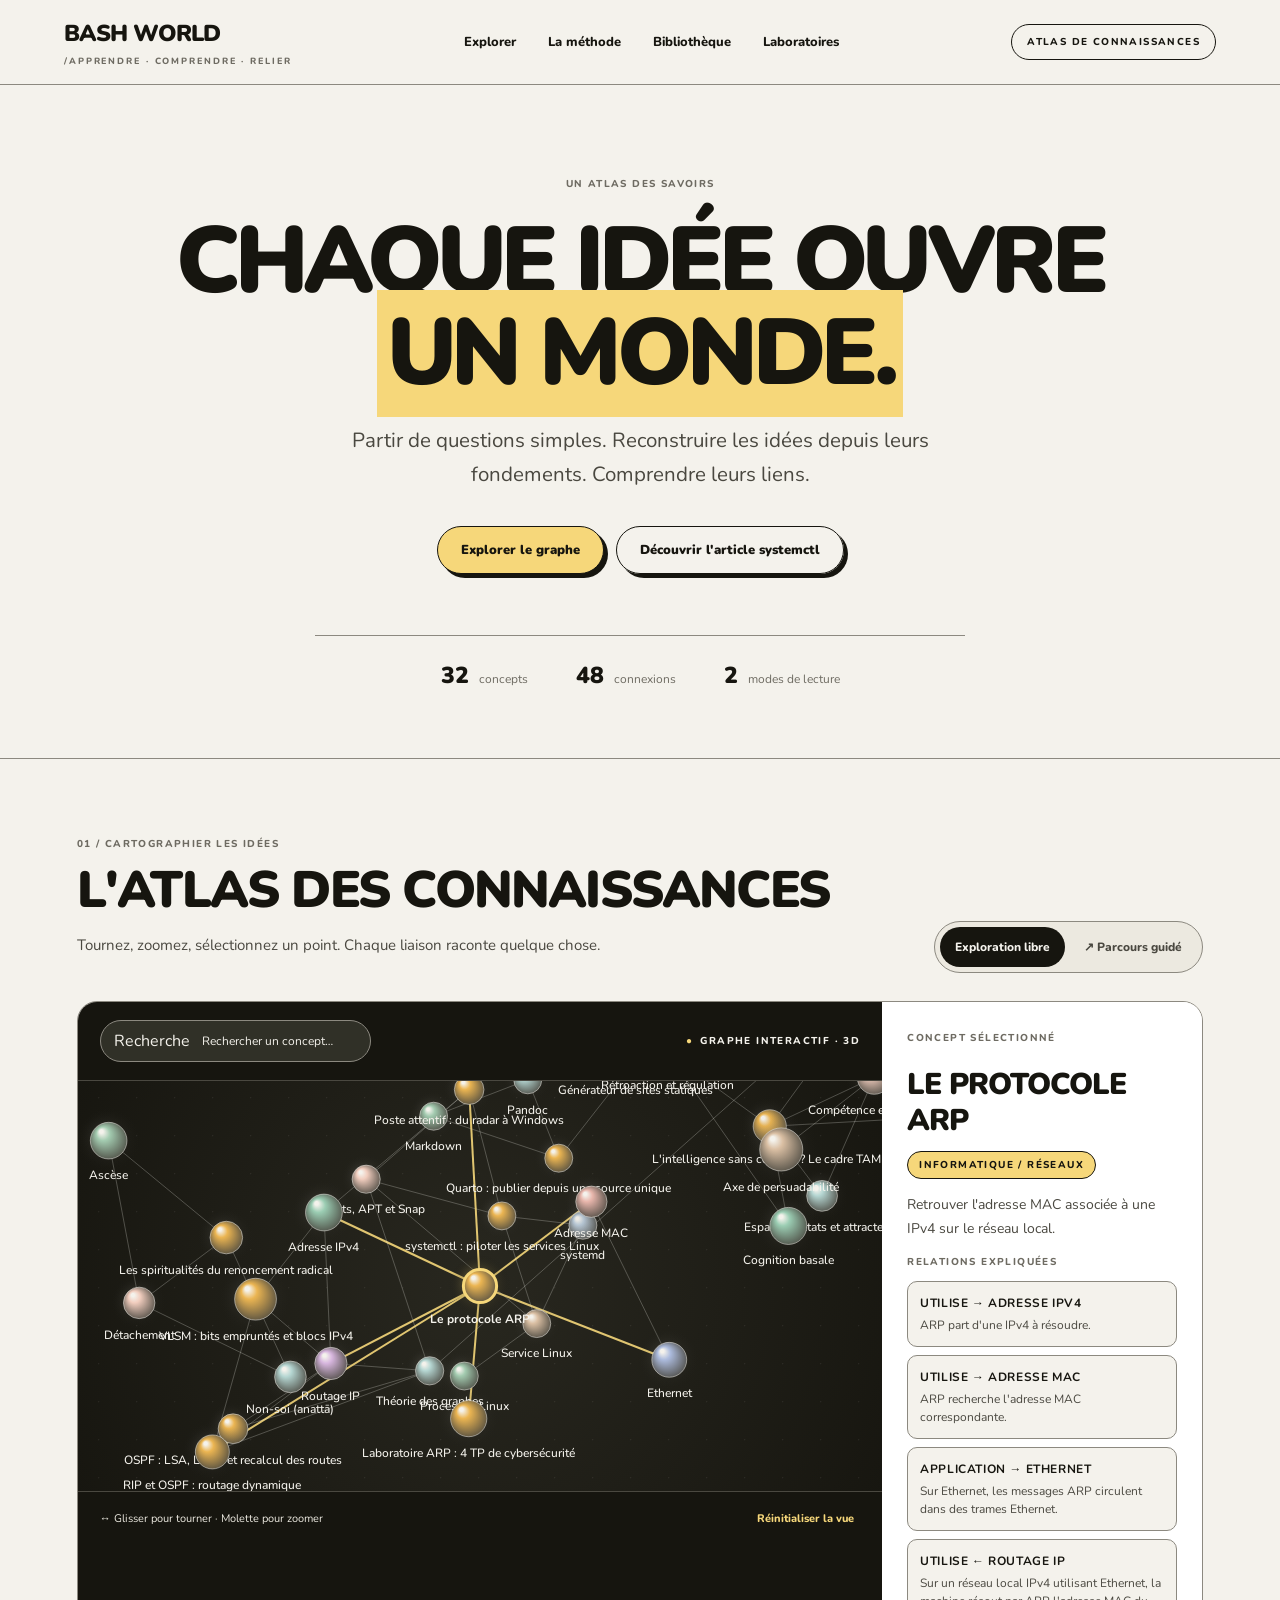
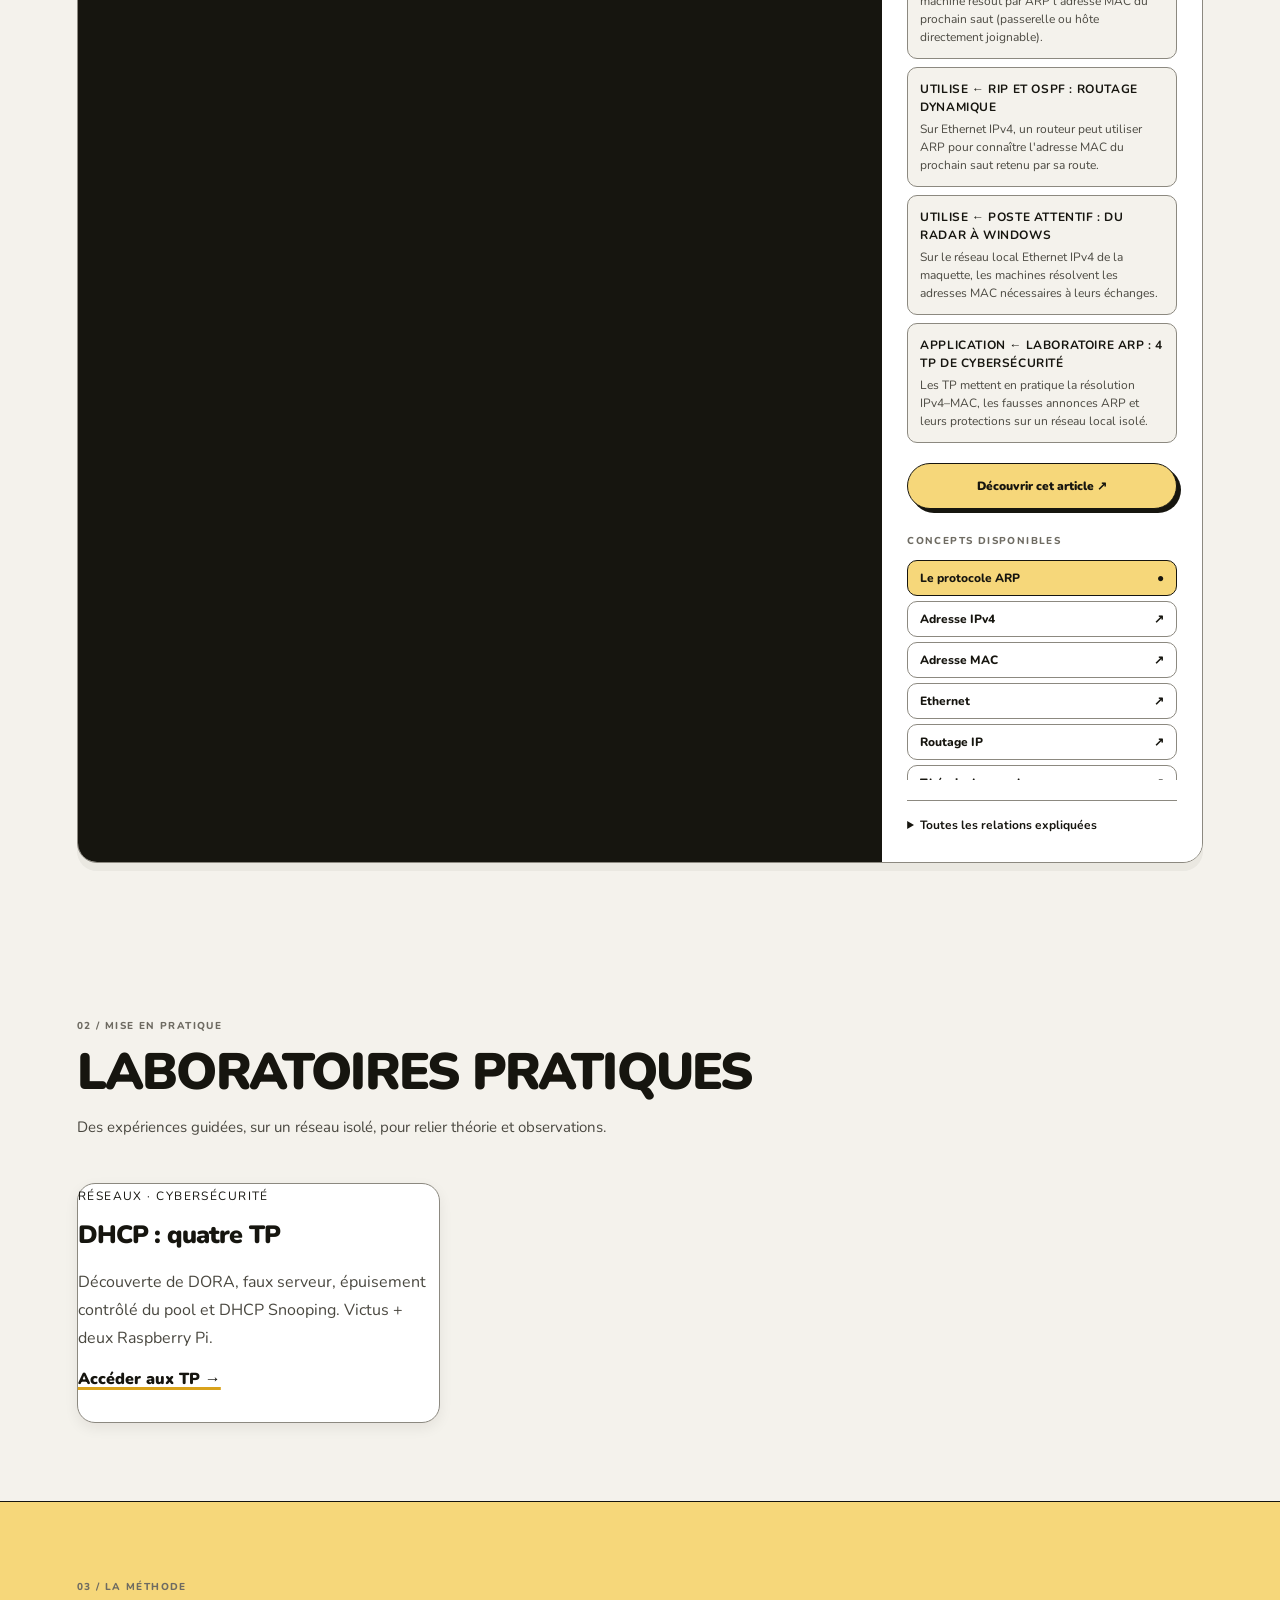
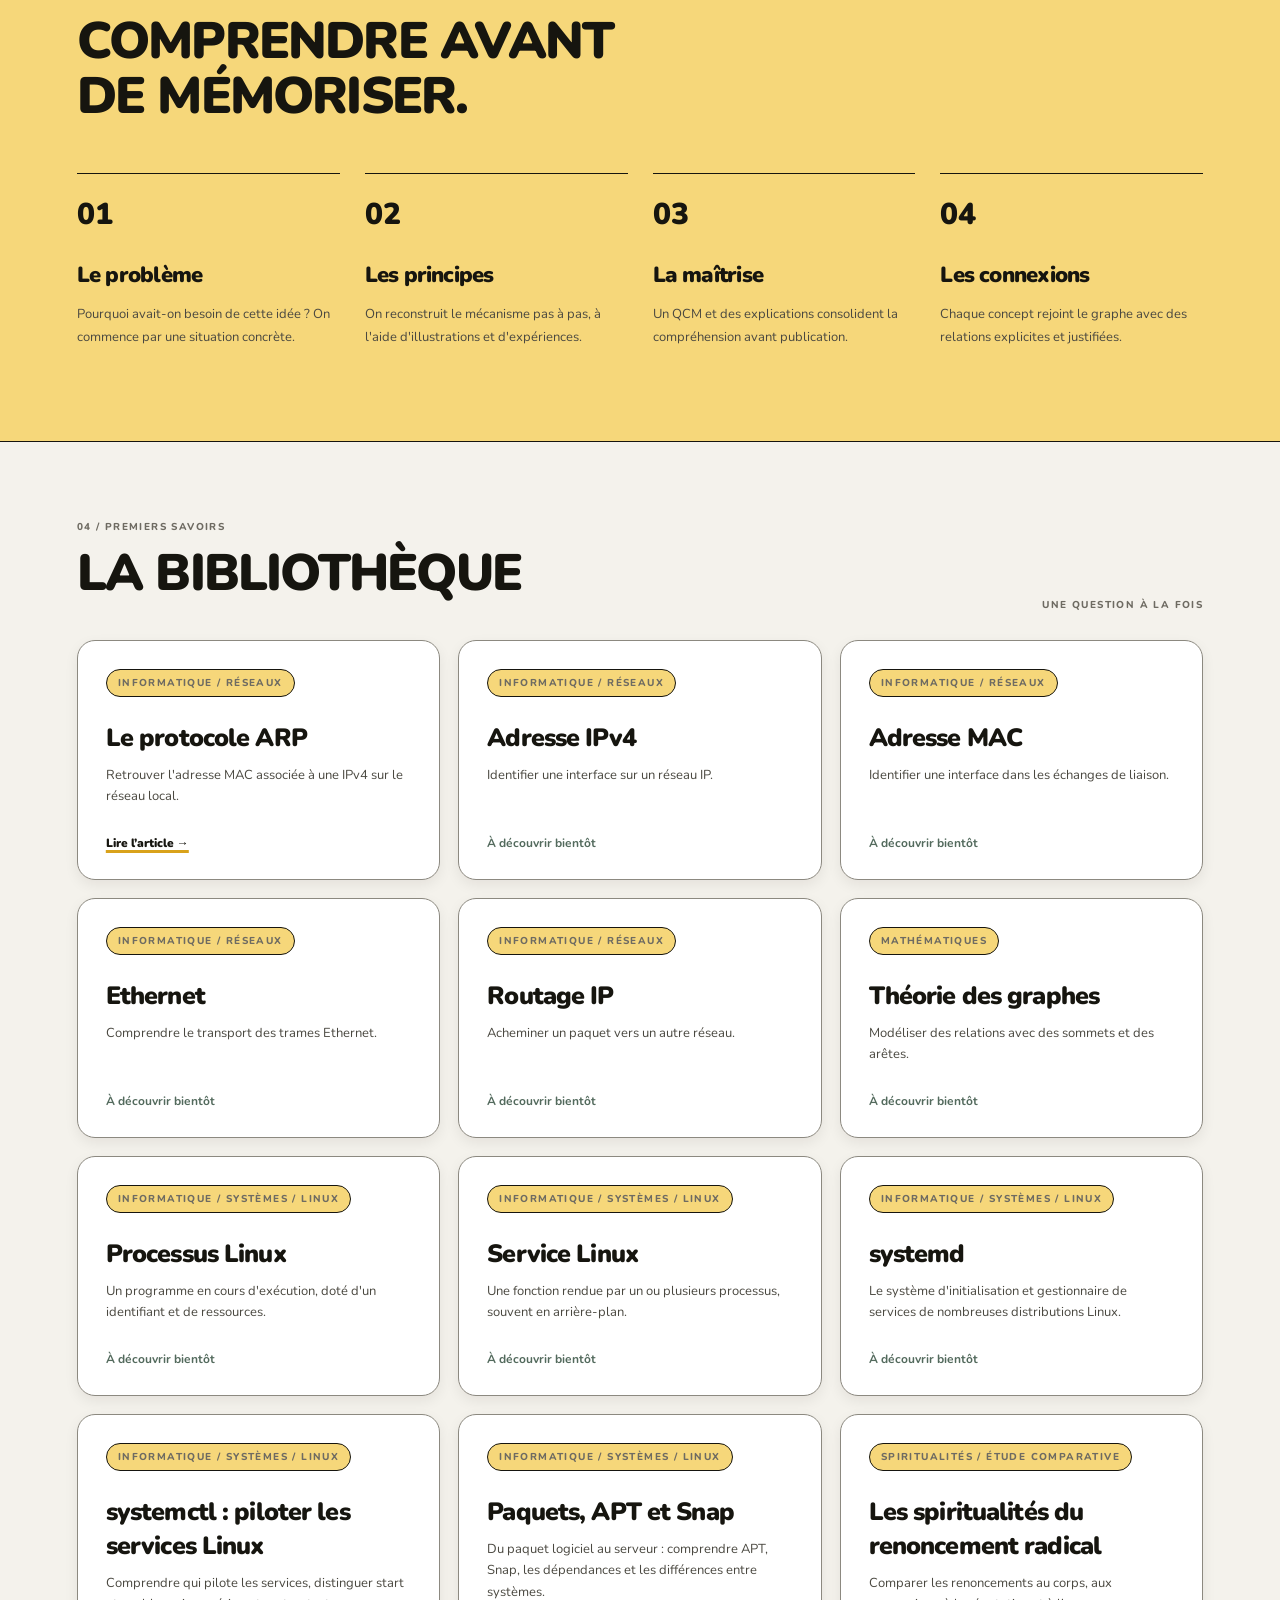
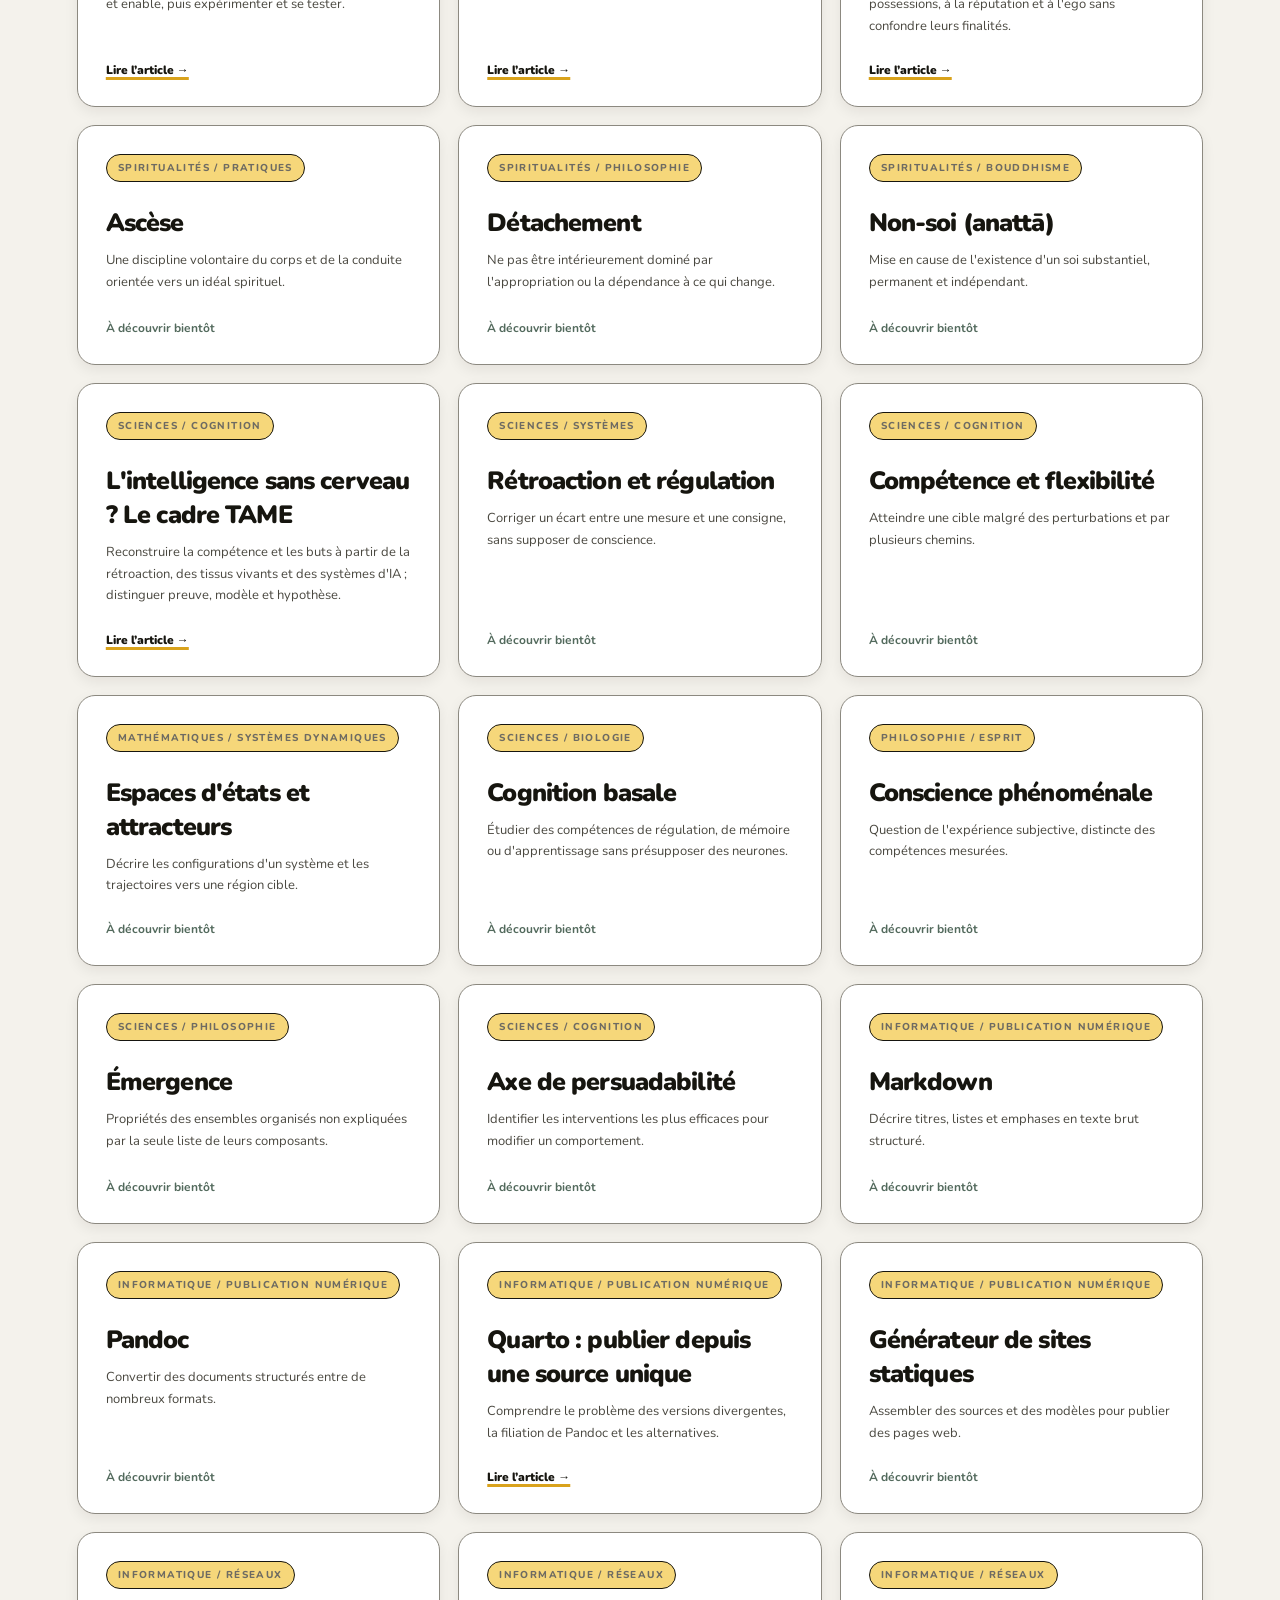
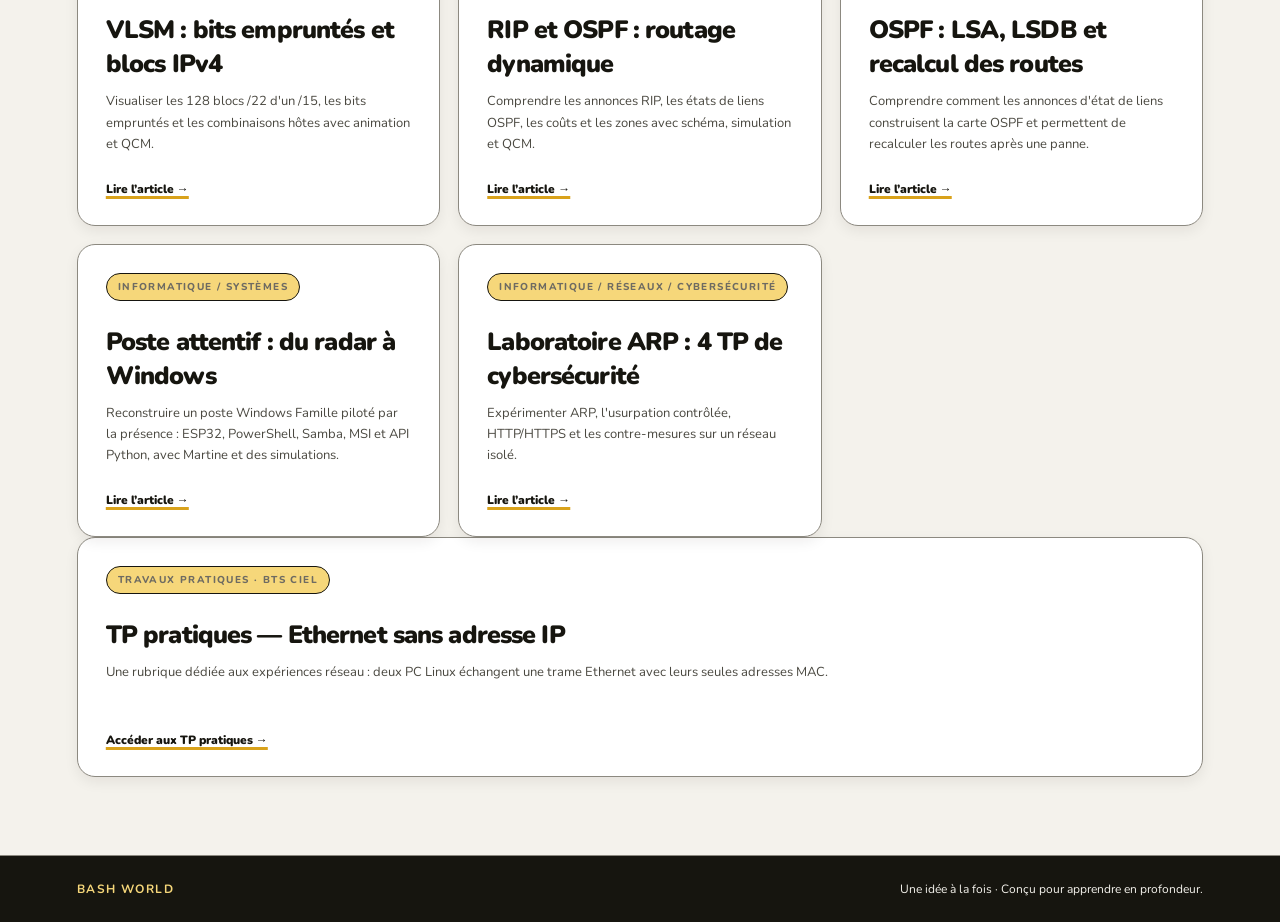
<file: index.html>
<!doctype html>
<html lang="fr"><head><meta charset="utf-8"><meta name="viewport" content="width=device-width,initial-scale=1"><meta name="theme-color" content="#F4F2EC"><meta name="description" content="Encyclopédia : une carte interactive de connaissances, à explorer ou à parcourir."><title>Bash World — Explorer, comprendre, relier</title><link rel="stylesheet" href="moteur/styles.css"></head>
<body><a class="skip" href="#explorer">Aller au contenu</a><header class="site-header"><a class="brand" href="./" aria-label="Bash World, accueil"><span>BASH WORLD<small>/APPRENDRE · COMPRENDRE · RELIER</small></span></a><nav aria-label="Navigation principale"><a href="#explorer">Explorer</a><a href="#methode">La méthode</a><a href="#bibliotheque">Bibliothèque</a><a href="#laboratoires">Laboratoires</a></nav><span class="header-tag">ATLAS DE CONNAISSANCES</span></header>
<main><section class="hero"><div class="eyebrow">UN ATLAS DES SAVOIRS </div><h1>CHAQUE IDÉE OUVRE<br><em>UN MONDE.</em></h1><p>Partir de questions simples. Reconstruire les idées depuis leurs fondements. Comprendre leurs liens.</p><div class="hero-actions"><a class="button gold" href="#explorer">Explorer le graphe </a><a class="button outline" href="informatique/systemes/linux/systemctl/">Découvrir l'article systemctl</a></div><div class="hero-metrics"><span><strong id="count-concepts">—</strong> concepts</span><span><strong id="count-links">—</strong> connexions</span><span><strong>2</strong> modes de lecture</span></div></section>
<section class="atlas-section" id="explorer" aria-labelledby="atlas-title"><div class="section-head"><div><div class="eyebrow">01 / CARTOGRAPHIER LES IDÉES</div><h2 id="atlas-title">L'atlas des connaissances</h2><p>Tournez, zoomez, sélectionnez un point. Chaque liaison raconte quelque chose.</p></div><div class="mode-switch" role="group" aria-label="Mode du graphe"><button id="mode-free" class="active" aria-pressed="true">Exploration libre</button><button id="mode-guided" aria-pressed="false">↗ Parcours guidé</button></div></div><div class="atlas-layout"><div class="graph-shell"><div class="graph-topline"><label class="search-label"><span aria-hidden="true">Recherche</span><input id="search" type="search" placeholder="Rechercher un concept…" aria-label="Rechercher un concept"></label><span class="live-dot">GRAPHE INTERACTIF · 3D</span></div><canvas id="graph" role="img" aria-label="Graphe tridimensionnel de concepts. Utilisez la liste à droite pour sélectionner les concepts."></canvas><div class="graph-footer"><span>↔ Glisser pour tourner · Molette pour zoomer</span><button id="reset-camera" class="text-button">Réinitialiser la vue</button></div><div id="graph-status" class="sr-only" aria-live="polite"></div></div><aside class="inspector"><div class="inspector-kicker">CONCEPT SÉLECTIONNÉ </div><div id="concept-card" aria-live="polite"></div><div class="related-heading">CONCEPTS DISPONIBLES</div><div id="concept-list" class="concept-list"></div><p id="search-empty" hidden>Aucun concept ne correspond à cette recherche.</p><details class="relation-directory"><summary>Toutes les relations expliquées</summary><ul id="all-relations"></ul></details></aside></div><div class="guide-note" id="guide-note" hidden><strong>Parcours guidé</strong><span id="guide-text">Sélectionnez un concept pour connaître ses prérequis.</span></div></section>
<section class="library-section" id="laboratoires" aria-labelledby="lab-heading"><div class="eyebrow">02 / MISE EN PRATIQUE</div><div class="section-head"><div><h2 id="lab-heading">Laboratoires pratiques</h2><p>Des expériences guidées, sur un réseau isolé, pour relier théorie et observations.</p></div></div><div class="library-grid"><a class="lab-tile" href="laboratoires/dhcp/" ><span style="font-size:12px;letter-spacing:.12em">RÉSEAUX · CYBERSÉCURITÉ</span><h3 style="margin:12px 0">DHCP : quatre TP</h3><p>Découverte de DORA, faux serveur, épuisement contrôlé du pool et DHCP Snooping. Victus + deux Raspberry Pi.</p><strong>Accéder aux TP →</strong></a></div></section>
<section id="methode" class="method-section"><div class="eyebrow">03 / LA MÉTHODE</div><h2>COMPRENDRE AVANT<br><em>DE MÉMORISER.</em></h2><div class="steps"><article><span>01</span><h3>Le problème</h3><p>Pourquoi avait-on besoin de cette idée ? On commence par une situation concrète.</p></article><article><span>02</span><h3>Les principes</h3><p>On reconstruit le mécanisme pas à pas, à l'aide d'illustrations et d'expériences.</p></article><article><span>03</span><h3>La maîtrise</h3><p>Un QCM et des explications consolident la compréhension avant publication.</p></article><article><span>04</span><h3>Les connexions</h3><p>Chaque concept rejoint le graphe avec des relations explicites et justifiées.</p></article></div></section>
<section id="bibliotheque" class="library-section"><div class="eyebrow">04 / PREMIERS SAVOIRS</div><div class="section-head"><h2>La bibliothèque</h2><span class="library-note">UNE QUESTION À LA FOIS</span></div><div id="library-grid" class="library-grid"></div><article class="library-card" class="library-card-extra"><span class="pill">TRAVAUX PRATIQUES · BTS CIEL</span><h3>TP pratiques — Ethernet sans adresse IP</h3><p>Une rubrique dédiée aux expériences réseau : deux PC Linux échangent une trame Ethernet avec leurs seules adresses MAC.</p><a href="tp/">Accéder aux TP pratiques →</a></article></section></main><footer><span>BASH WORLD</span><span>Une idée à la fois · Conçu pour apprendre en profondeur.</span></footer><script type="module" src="moteur/app.js"></script></body></html>
</file>
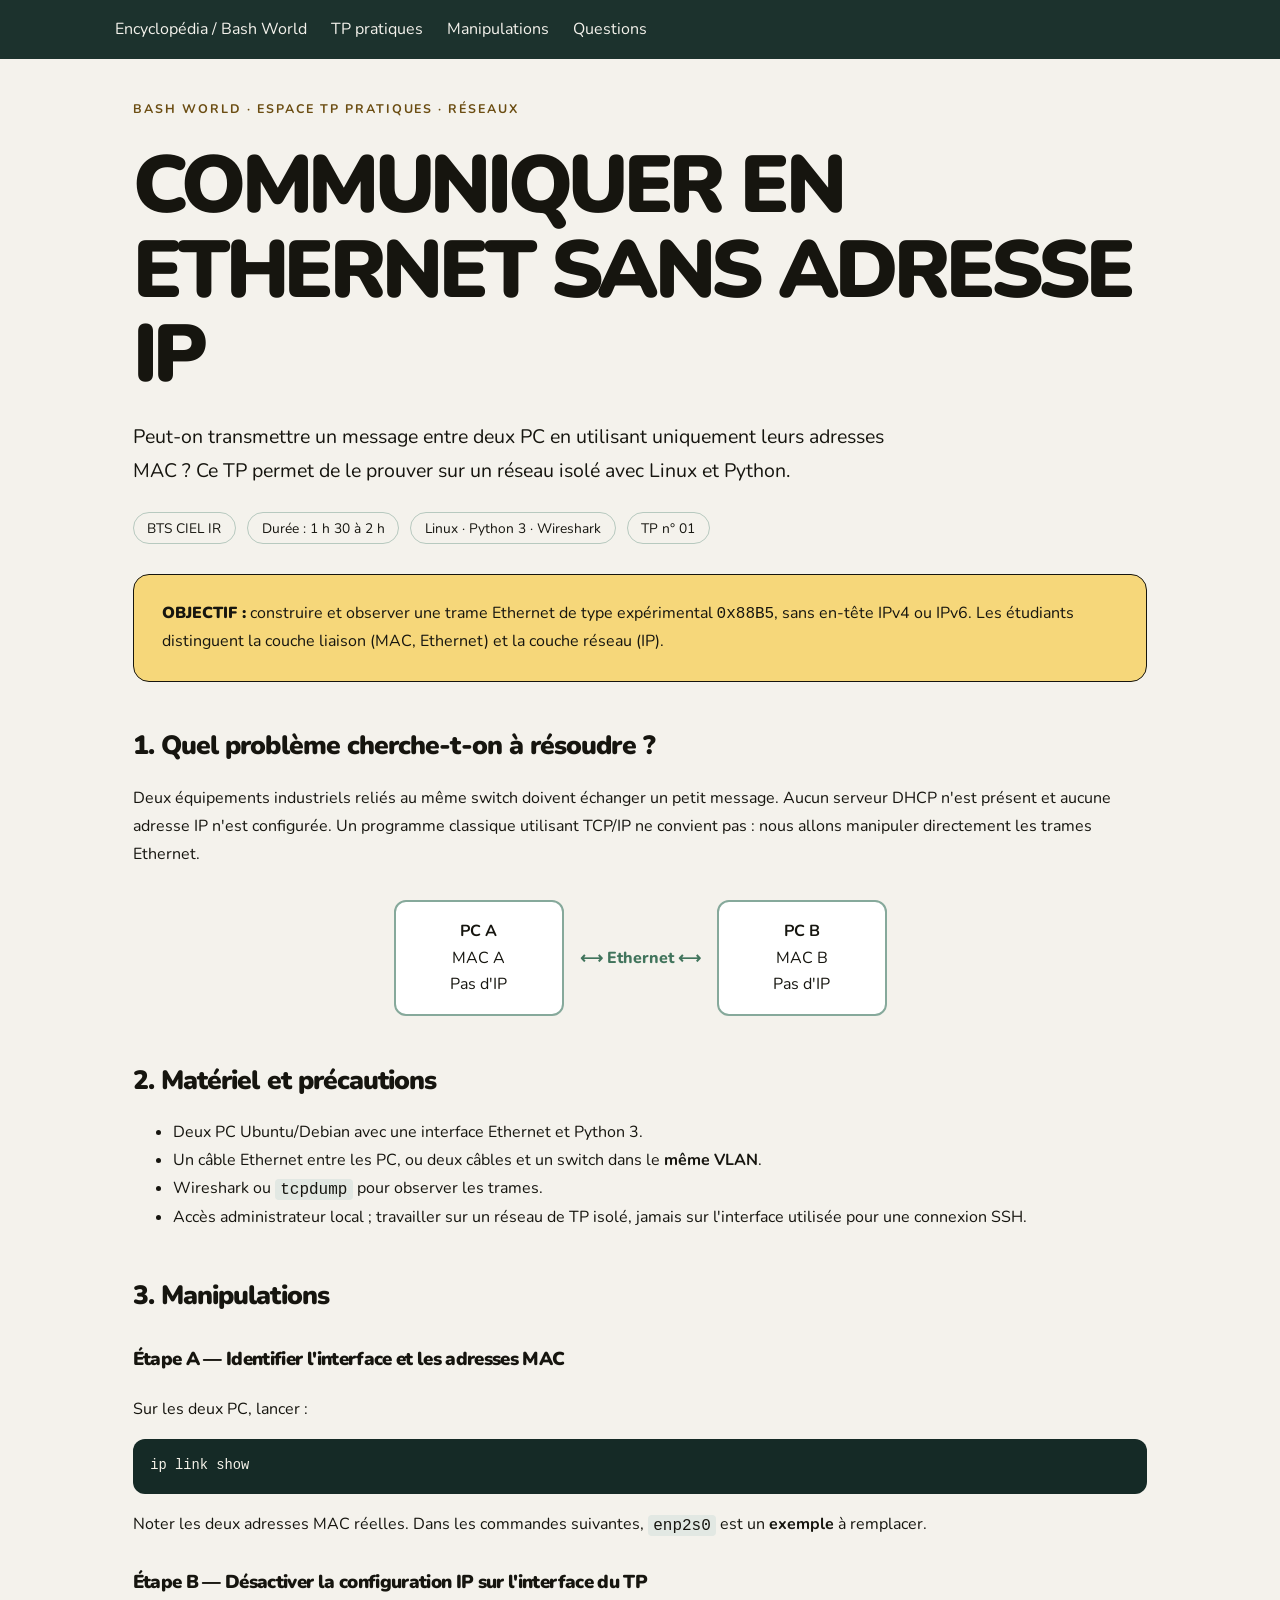
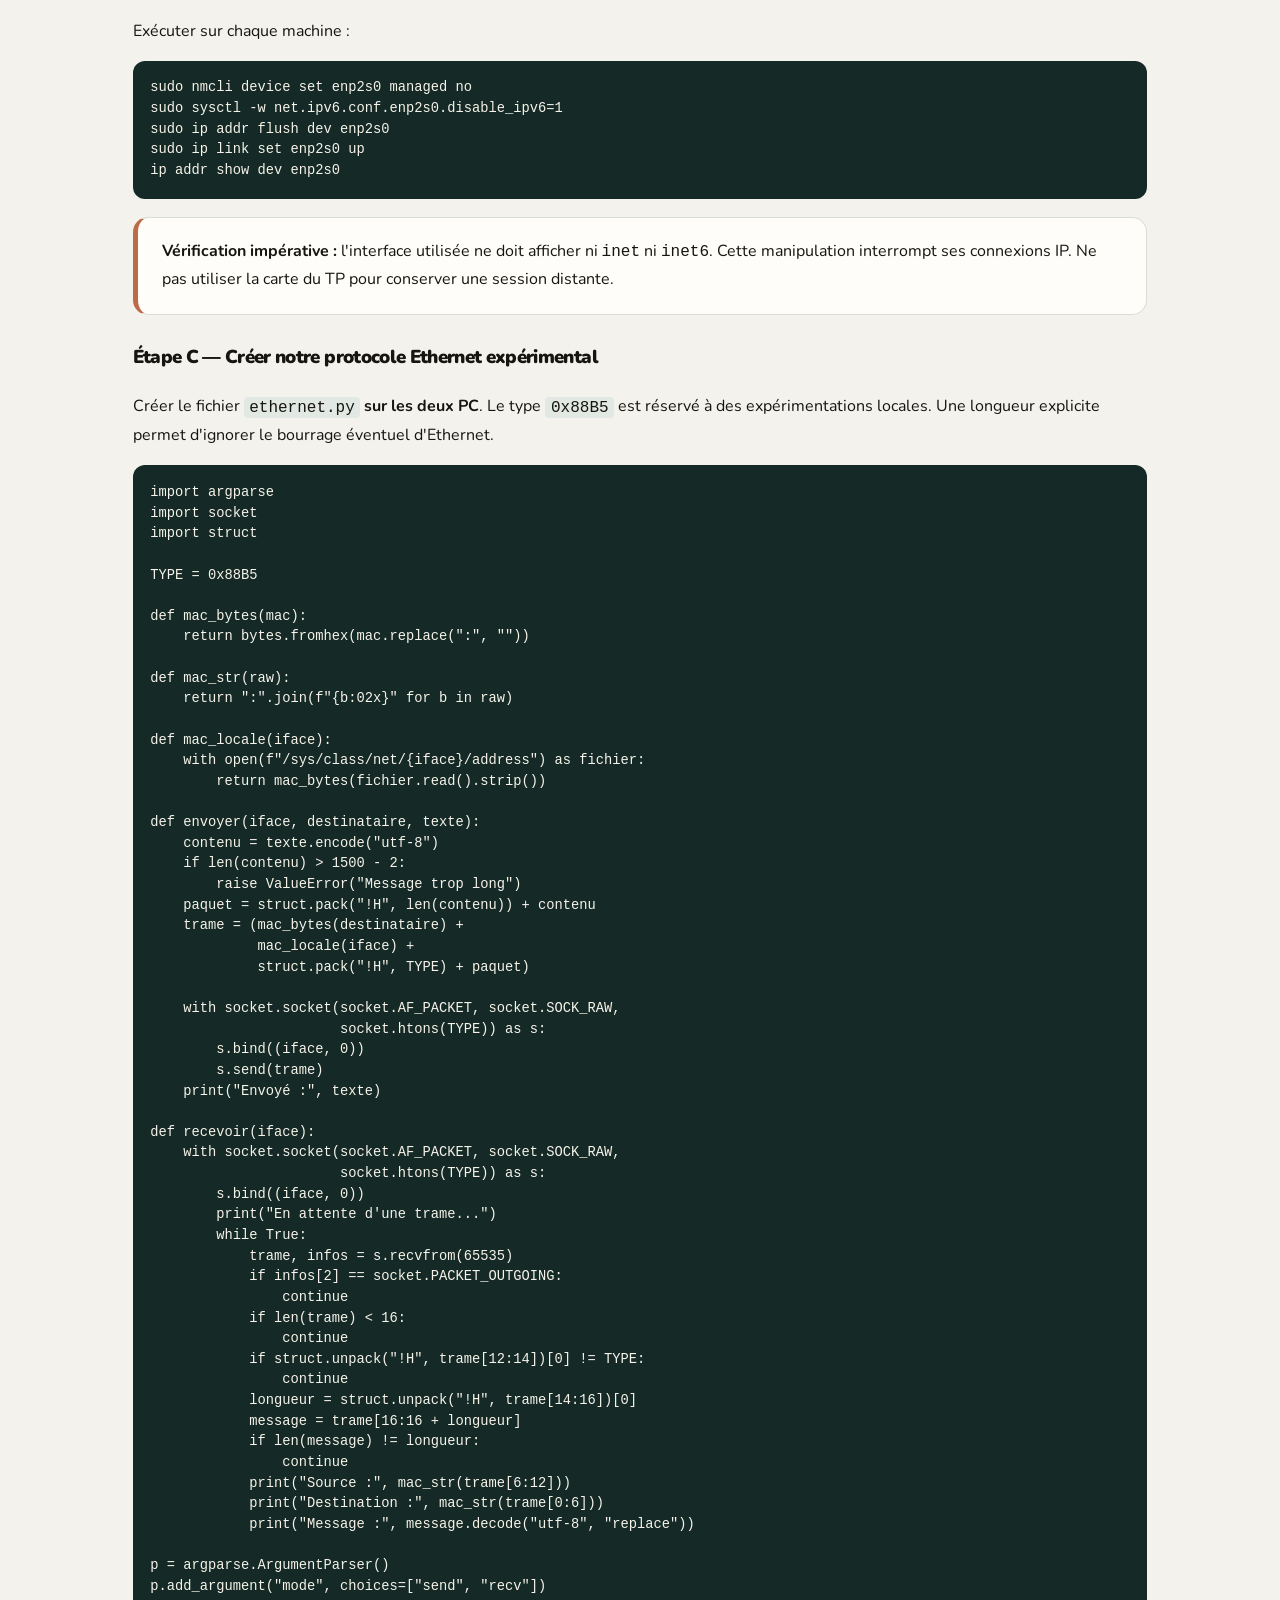
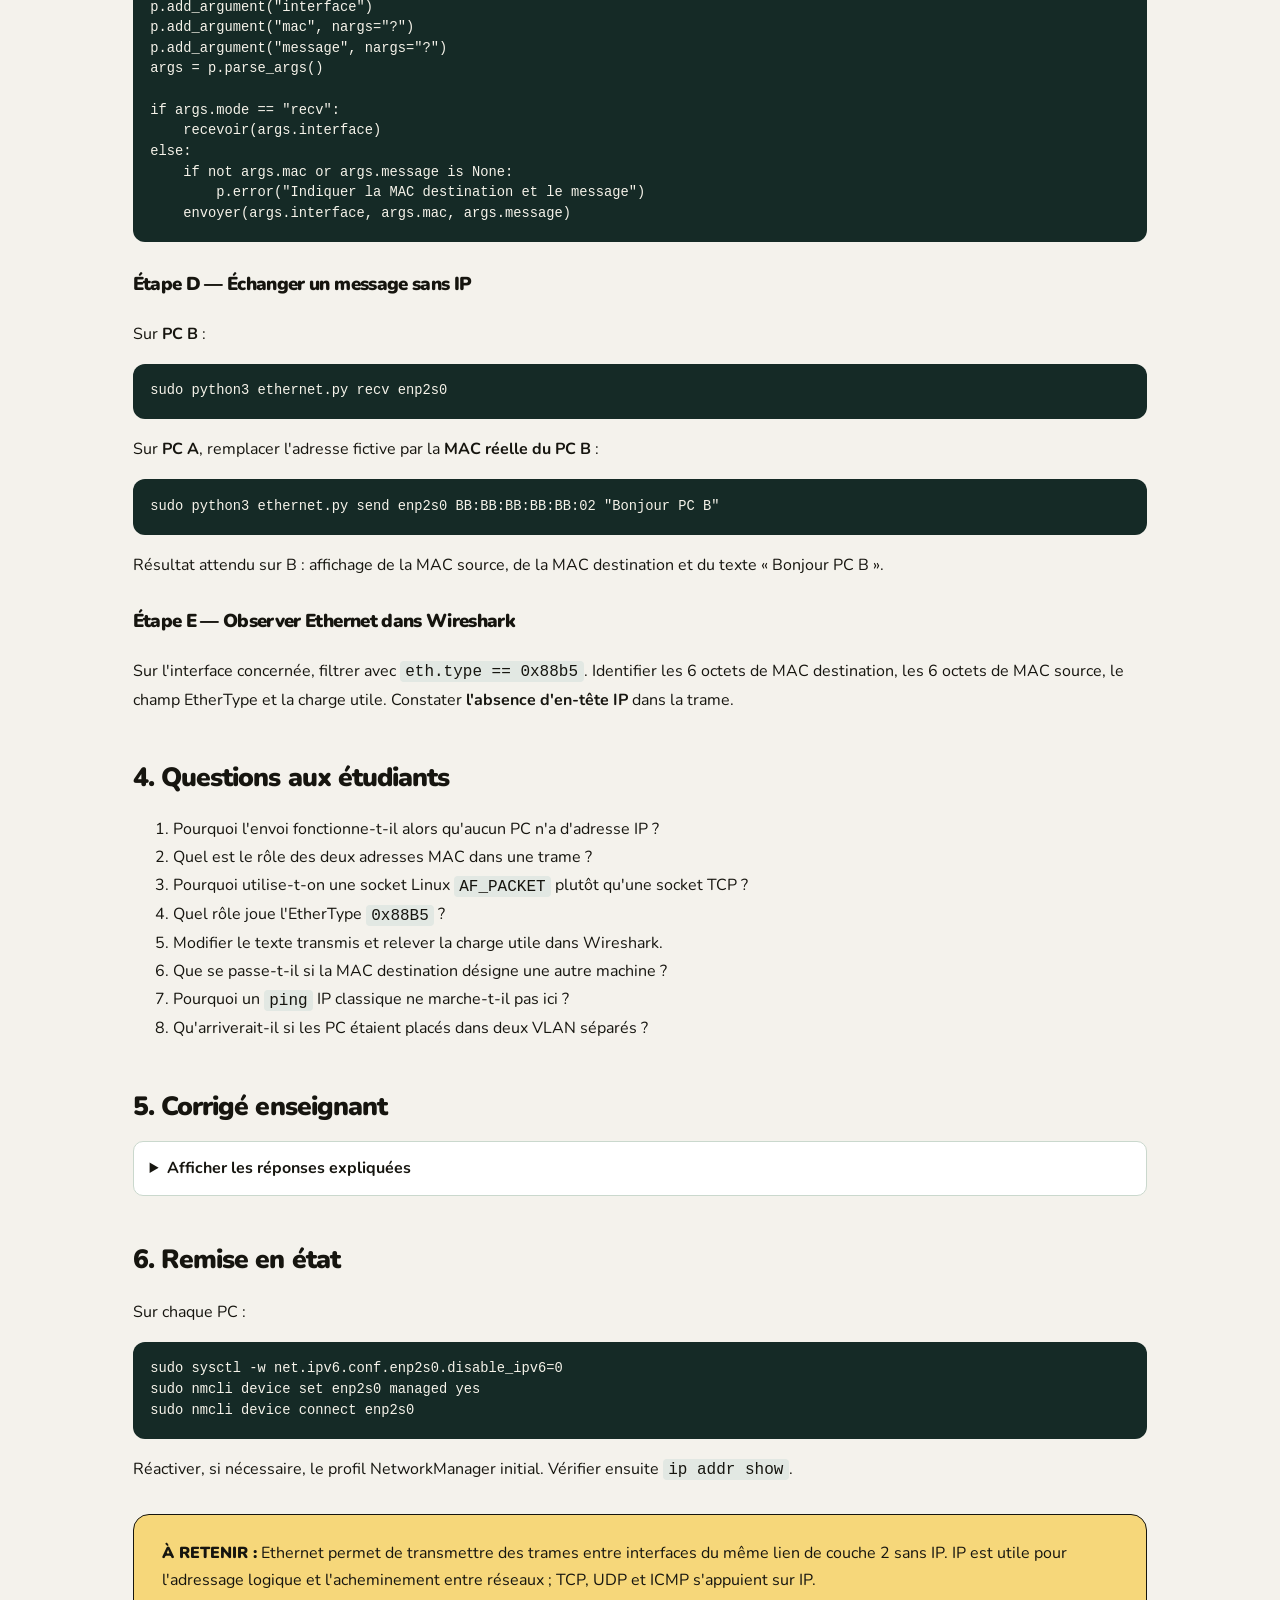
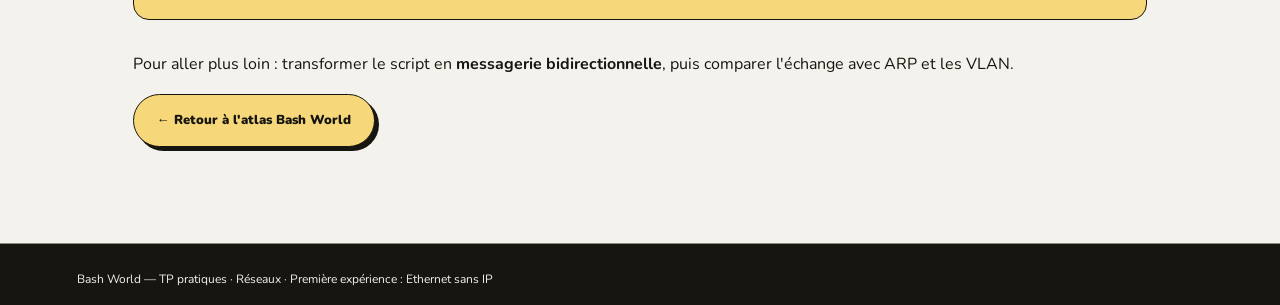
<file: tp/index.html>
<!doctype html>
<html lang="fr">
<head>
<meta charset="utf-8"><meta name="viewport" content="width=device-width, initial-scale=1">
<meta name="theme-color" content="#F4F2EC">
<meta name="description" content="Travaux pratiques Bash World : communiquer en Ethernet sans adresse IP, avec Python sous Linux.">
<title>TP pratiques — Ethernet sans adresse IP | Bash World</title>
<style>
:root{color-scheme:light;--forest:#1C322D;--cream:#F8F3EE;--gold:#EBB552;--rose:#F1CDBE}
*{box-sizing:border-box}html{scroll-behavior:smooth}body{margin:0;background:var(--cream);color:var(--forest);font:16px/1.68 system-ui,-apple-system,Segoe UI,sans-serif}
a{color:#155c54}a:focus-visible,button:focus-visible{outline:3px solid #bf7d0b;outline-offset:3px}
header{background:var(--forest);color:var(--cream);padding:1rem max(1.1rem,calc((100vw - 1050px)/2))}
header a{color:var(--cream);text-decoration:none}header nav{display:flex;gap:1.5rem;flex-wrap:wrap}
main{max-width:1050px;margin:auto;padding:2.5rem 1.1rem 5rem}
.kicker{text-transform:uppercase;letter-spacing:.16em;font-size:.78rem;font-weight:700;color:#6b4d12}
h1{font-size:clamp(2rem,5vw,3.7rem);line-height:1.13;letter-spacing:-.035em;margin:.4rem 0 1rem}h2{font-size:1.65rem;margin:2.6rem 0 .8rem}h3{font-size:1.17rem;margin-top:1.7rem}
.lead{font-size:1.22rem;max-width:760px}.meta{display:flex;gap:.7rem;flex-wrap:wrap;margin:1.5rem 0}
.meta span{border:1px solid #b7c9bf;border-radius:50px;padding:.22rem .85rem;font-size:.86rem}
.card{border:1px solid #d7ded6;background:#fffdf9;border-radius:15px;padding:1.3rem 1.5rem;margin:1.1rem 0}
.note{border-left:5px solid var(--gold)}.warning{border-left:5px solid #bd6a46}
pre{overflow:auto;background:#152a26;color:#f6f3ea;border-radius:12px;padding:1.1rem;font-size:.86rem;line-height:1.5}
code{font-family:ui-monospace,SFMono-Regular,Consolas,monospace}p code,li code{background:#e2e8e3;border-radius:4px;padding:.1rem .35rem}
table{border-collapse:collapse;width:100%}td,th{padding:.65rem;text-align:left;border-bottom:1px solid #d3ddd7}th{background:#e5ede7}
.button{display:inline-block;padding:.7rem 1rem;background:var(--forest);color:white;border-radius:8px;text-decoration:none;font-weight:700}
.diagram{display:flex;justify-content:center;align-items:center;flex-wrap:wrap;gap:1rem;margin:2rem 0}.machine{border:2px solid #86a99b;background:#fff;padding:1rem;border-radius:12px;text-align:center;min-width:170px}
.wire{font-weight:800;color:#41745c}details{padding:.8rem 1rem;border:1px solid #cad8cd;border-radius:10px;margin:.7rem 0;background:#fff}summary{cursor:pointer;font-weight:700}
footer{background:var(--forest);color:var(--cream);padding:1.6rem;text-align:center}
footer a{color:var(--cream)}@media(prefers-reduced-motion:reduce){html{scroll-behavior:auto}}
</style>
<link rel="stylesheet" href="../moteur/styles.css"><link rel="stylesheet" href="../moteur/encre-sur-papier.css"></head>
<body>
<header><nav aria-label="Navigation"><a href="../../">Encyclopédia / Bash World</a><a href="#catalogue">TP pratiques</a><a href="#procedure">Manipulations</a><a href="#questions">Questions</a></nav></header>
<main id="catalogue">
<div class="kicker">Bash World · Espace TP pratiques · Réseaux</div>
<h1>Communiquer en Ethernet <em>sans adresse IP</em></h1>
<p class="lead">Peut-on transmettre un message entre deux PC en utilisant uniquement leurs adresses MAC ? Ce TP permet de le prouver sur un réseau isolé avec Linux et Python.</p>
<div class="meta"><span>BTS CIEL IR</span><span>Durée : 1 h 30 à 2 h</span><span>Linux · Python 3 · Wireshark</span><span>TP n° 01</span></div>
<div class="card note"><strong>Objectif :</strong> construire et observer une trame Ethernet de type expérimental <code>0x88B5</code>, sans en-tête IPv4 ou IPv6. Les étudiants distinguent la couche liaison (MAC, Ethernet) et la couche réseau (IP).</div>
<h2>1. Quel problème cherche-t-on à résoudre ?</h2>
<p>Deux équipements industriels reliés au même switch doivent échanger un petit message. Aucun serveur DHCP n'est présent et aucune adresse IP n'est configurée. Un programme classique utilisant TCP/IP ne convient pas : nous allons manipuler directement les trames Ethernet.</p>
<div class="diagram" role="img" aria-label="PC A connecté par Ethernet au PC B ; aucun des deux ne possède d'adresse IP">
<div class="machine"><strong>PC A</strong><br>MAC A<br>Pas d'IP</div><div class="wire">⟷ Ethernet ⟷</div><div class="machine"><strong>PC B</strong><br>MAC B<br>Pas d'IP</div>
</div>
<h2>2. Matériel et précautions</h2>
<ul><li>Deux PC Ubuntu/Debian avec une interface Ethernet et Python 3.</li><li>Un câble Ethernet entre les PC, ou deux câbles et un switch dans le <strong>même VLAN</strong>.</li><li>Wireshark ou <code>tcpdump</code> pour observer les trames.</li><li>Accès administrateur local ; travailler sur un réseau de TP isolé, jamais sur l'interface utilisée pour une connexion SSH.</li></ul>
<h2 id="procedure">3. Manipulations</h2>
<h3>Étape A — Identifier l'interface et les adresses MAC</h3>
<p>Sur les deux PC, lancer :</p><pre><code>ip link show</code></pre>
<p>Noter les deux adresses MAC réelles. Dans les commandes suivantes, <code>enp2s0</code> est un <strong>exemple</strong> à remplacer.</p>
<h3>Étape B — Désactiver la configuration IP sur l'interface du TP</h3>
<p>Exécuter sur chaque machine :</p>
<pre><code>sudo nmcli device set enp2s0 managed no
sudo sysctl -w net.ipv6.conf.enp2s0.disable_ipv6=1
sudo ip addr flush dev enp2s0
sudo ip link set enp2s0 up
ip addr show dev enp2s0</code></pre>
<div class="card warning"><strong>Vérification impérative :</strong> l'interface utilisée ne doit afficher ni <code>inet</code> ni <code>inet6</code>. Cette manipulation interrompt ses connexions IP. Ne pas utiliser la carte du TP pour conserver une session distante.</div>
<h3>Étape C — Créer notre protocole Ethernet expérimental</h3>
<p>Créer le fichier <code>ethernet.py</code> <strong>sur les deux PC</strong>. Le type <code>0x88B5</code> est réservé à des expérimentations locales. Une longueur explicite permet d'ignorer le bourrage éventuel d'Ethernet.</p>
<pre><code>import argparse
import socket
import struct

TYPE = 0x88B5

def mac_bytes(mac):
    return bytes.fromhex(mac.replace(":", ""))

def mac_str(raw):
    return ":".join(f"{b:02x}" for b in raw)

def mac_locale(iface):
    with open(f"/sys/class/net/{iface}/address") as fichier:
        return mac_bytes(fichier.read().strip())

def envoyer(iface, destinataire, texte):
    contenu = texte.encode("utf-8")
    if len(contenu) &gt; 1500 - 2:
        raise ValueError("Message trop long")
    paquet = struct.pack("!H", len(contenu)) + contenu
    trame = (mac_bytes(destinataire) +
             mac_locale(iface) +
             struct.pack("!H", TYPE) + paquet)

    with socket.socket(socket.AF_PACKET, socket.SOCK_RAW,
                       socket.htons(TYPE)) as s:
        s.bind((iface, 0))
        s.send(trame)
    print("Envoyé :", texte)

def recevoir(iface):
    with socket.socket(socket.AF_PACKET, socket.SOCK_RAW,
                       socket.htons(TYPE)) as s:
        s.bind((iface, 0))
        print("En attente d'une trame...")
        while True:
            trame, infos = s.recvfrom(65535)
            if infos[2] == socket.PACKET_OUTGOING:
                continue
            if len(trame) &lt; 16:
                continue
            if struct.unpack("!H", trame[12:14])[0] != TYPE:
                continue
            longueur = struct.unpack("!H", trame[14:16])[0]
            message = trame[16:16 + longueur]
            if len(message) != longueur:
                continue
            print("Source :", mac_str(trame[6:12]))
            print("Destination :", mac_str(trame[0:6]))
            print("Message :", message.decode("utf-8", "replace"))

p = argparse.ArgumentParser()
p.add_argument("mode", choices=["send", "recv"])
p.add_argument("interface")
p.add_argument("mac", nargs="?")
p.add_argument("message", nargs="?")
args = p.parse_args()

if args.mode == "recv":
    recevoir(args.interface)
else:
    if not args.mac or args.message is None:
        p.error("Indiquer la MAC destination et le message")
    envoyer(args.interface, args.mac, args.message)</code></pre>
<h3>Étape D — Échanger un message sans IP</h3>
<p>Sur <strong>PC B</strong> :</p><pre><code>sudo python3 ethernet.py recv enp2s0</code></pre>
<p>Sur <strong>PC A</strong>, remplacer l'adresse fictive par la <strong>MAC réelle du PC B</strong> :</p>
<pre><code>sudo python3 ethernet.py send enp2s0 BB:BB:BB:BB:BB:02 "Bonjour PC B"</code></pre>
<p>Résultat attendu sur B : affichage de la MAC source, de la MAC destination et du texte « Bonjour PC B ».</p>
<h3>Étape E — Observer Ethernet dans Wireshark</h3>
<p>Sur l'interface concernée, filtrer avec <code>eth.type == 0x88b5</code>. Identifier les 6 octets de MAC destination, les 6 octets de MAC source, le champ EtherType et la charge utile. Constater <strong>l'absence d'en-tête IP</strong> dans la trame.</p>
<h2 id="questions">4. Questions aux étudiants</h2>
<ol><li>Pourquoi l'envoi fonctionne-t-il alors qu'aucun PC n'a d'adresse IP ?</li><li>Quel est le rôle des deux adresses MAC dans une trame ?</li><li>Pourquoi utilise-t-on une socket Linux <code>AF_PACKET</code> plutôt qu'une socket TCP ?</li><li>Quel rôle joue l'EtherType <code>0x88B5</code> ?</li><li>Modifier le texte transmis et relever la charge utile dans Wireshark.</li><li>Que se passe-t-il si la MAC destination désigne une autre machine ?</li><li>Pourquoi un <code>ping</code> IP classique ne marche-t-il pas ici ?</li><li>Qu'arriverait-il si les PC étaient placés dans deux VLAN séparés ?</li></ol>
<h2>5. Corrigé enseignant</h2>
<details><summary>Afficher les réponses expliquées</summary>
<ol><li>Ethernet peut transporter une trame au niveau liaison sans utiliser IP.</li><li>Les MAC identifient les interfaces destinataire et émettrice au sein de la trame.</li><li><code>AF_PACKET</code> permet de produire et capter des trames Ethernet directement sous Linux.</li><li>Le champ indique le protocole de la charge utile ; <code>0x88B5</code> sert ici à notre essai.</li><li>Les octets de la charge utile correspondent au texte UTF-8, après le champ longueur de deux octets.</li><li>En fonctionnement ordinaire, l'interface de B n'accepte pas une trame unicast destinée à une autre MAC ; l'observation en capture peut varier selon le mode promiscuous.</li><li>Ping utilise ICMP au-dessus d'IP, absent de l'interface de TP.</li><li>Sans pont ou mécanisme de niveau 2 entre VLAN, ces trames ne passent pas d'un VLAN à l'autre.</li></ol></details>
<h2>6. Remise en état</h2>
<p>Sur chaque PC :</p>
<pre><code>sudo sysctl -w net.ipv6.conf.enp2s0.disable_ipv6=0
sudo nmcli device set enp2s0 managed yes
sudo nmcli device connect enp2s0</code></pre>
<p>Réactiver, si nécessaire, le profil NetworkManager initial. Vérifier ensuite <code>ip addr show</code>.</p>
<div class="card note"><strong>À retenir :</strong> Ethernet permet de transmettre des trames entre interfaces du même lien de couche 2 sans IP. IP est utile pour l'adressage logique et l'acheminement entre réseaux ; TCP, UDP et ICMP s'appuient sur IP.</div>
<p>Pour aller plus loin : transformer le script en <strong>messagerie bidirectionnelle</strong>, puis comparer l'échange avec ARP et les VLAN.</p>
<p><a class="button" href="../../">← Retour à l'atlas Bash World</a></p>
</main>
<footer>Bash World — TP pratiques · Réseaux · Première expérience : Ethernet sans IP</footer>
</body></html>
</file>
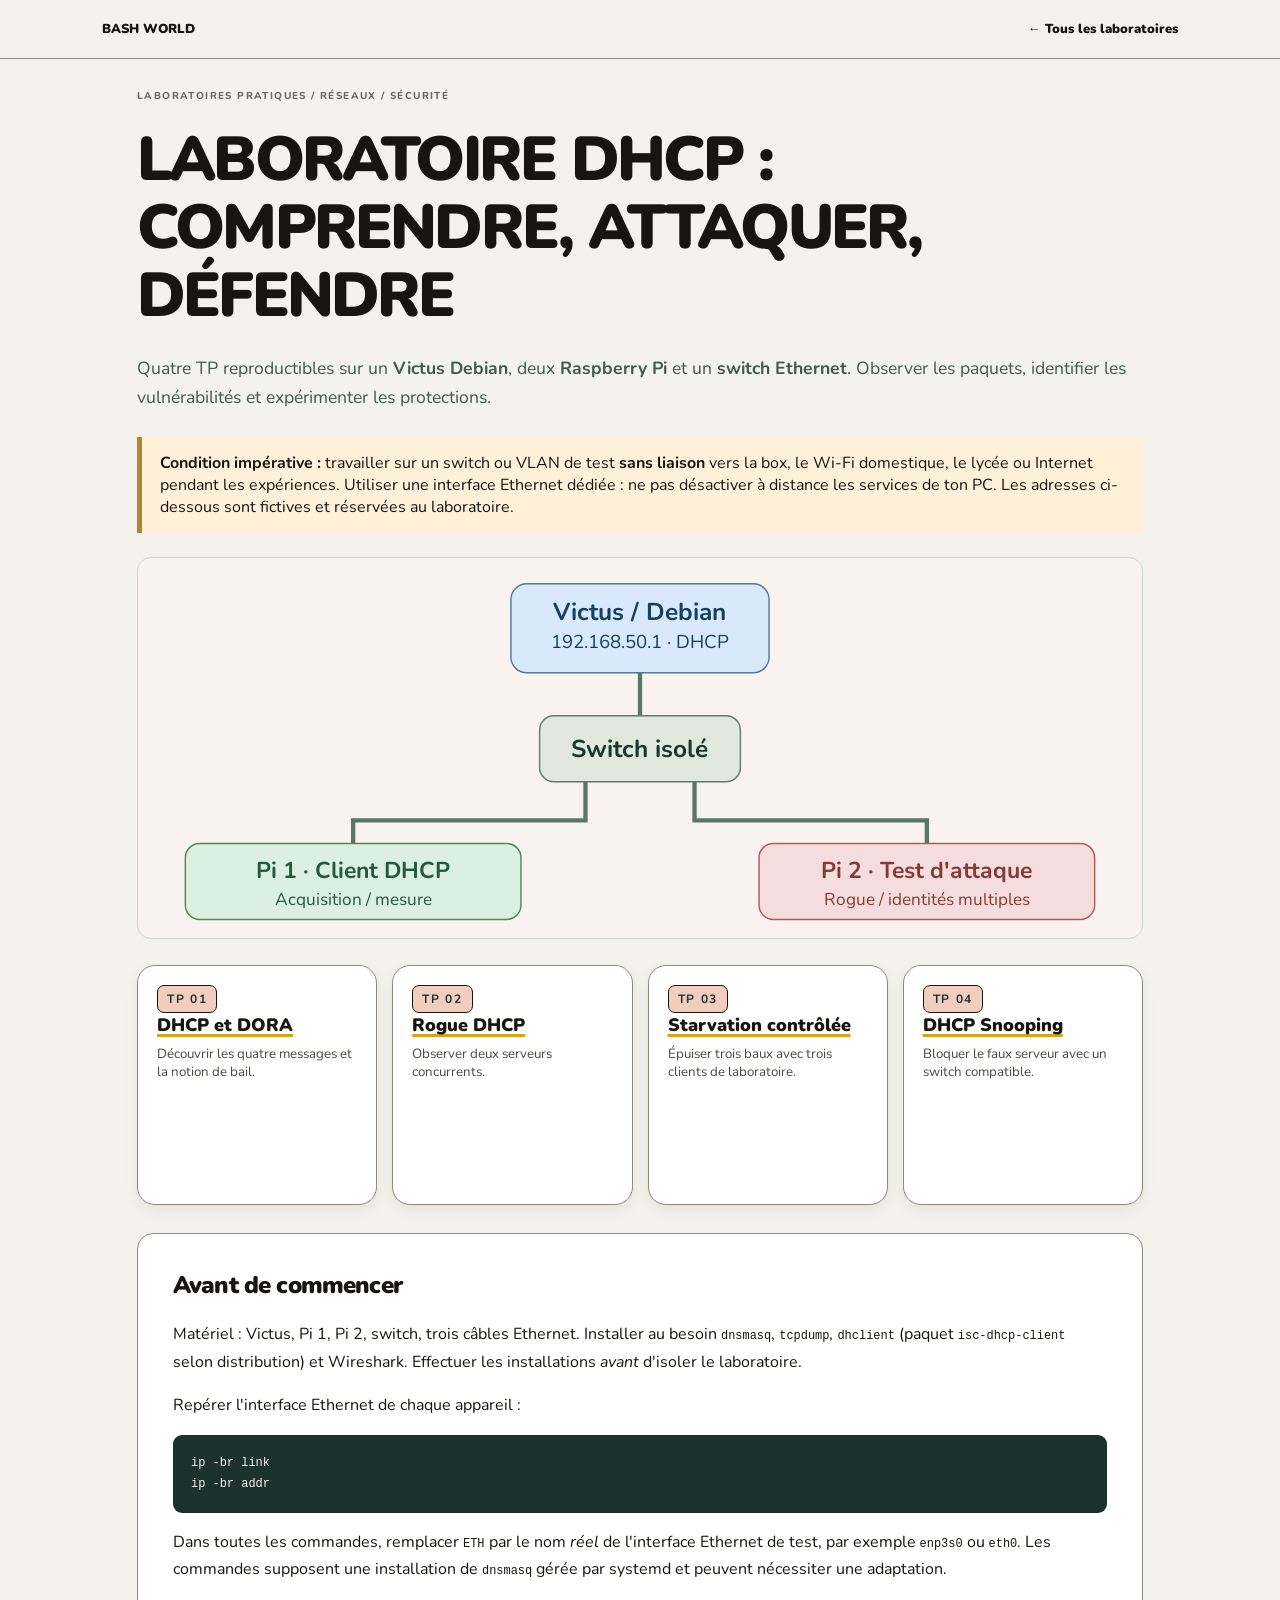
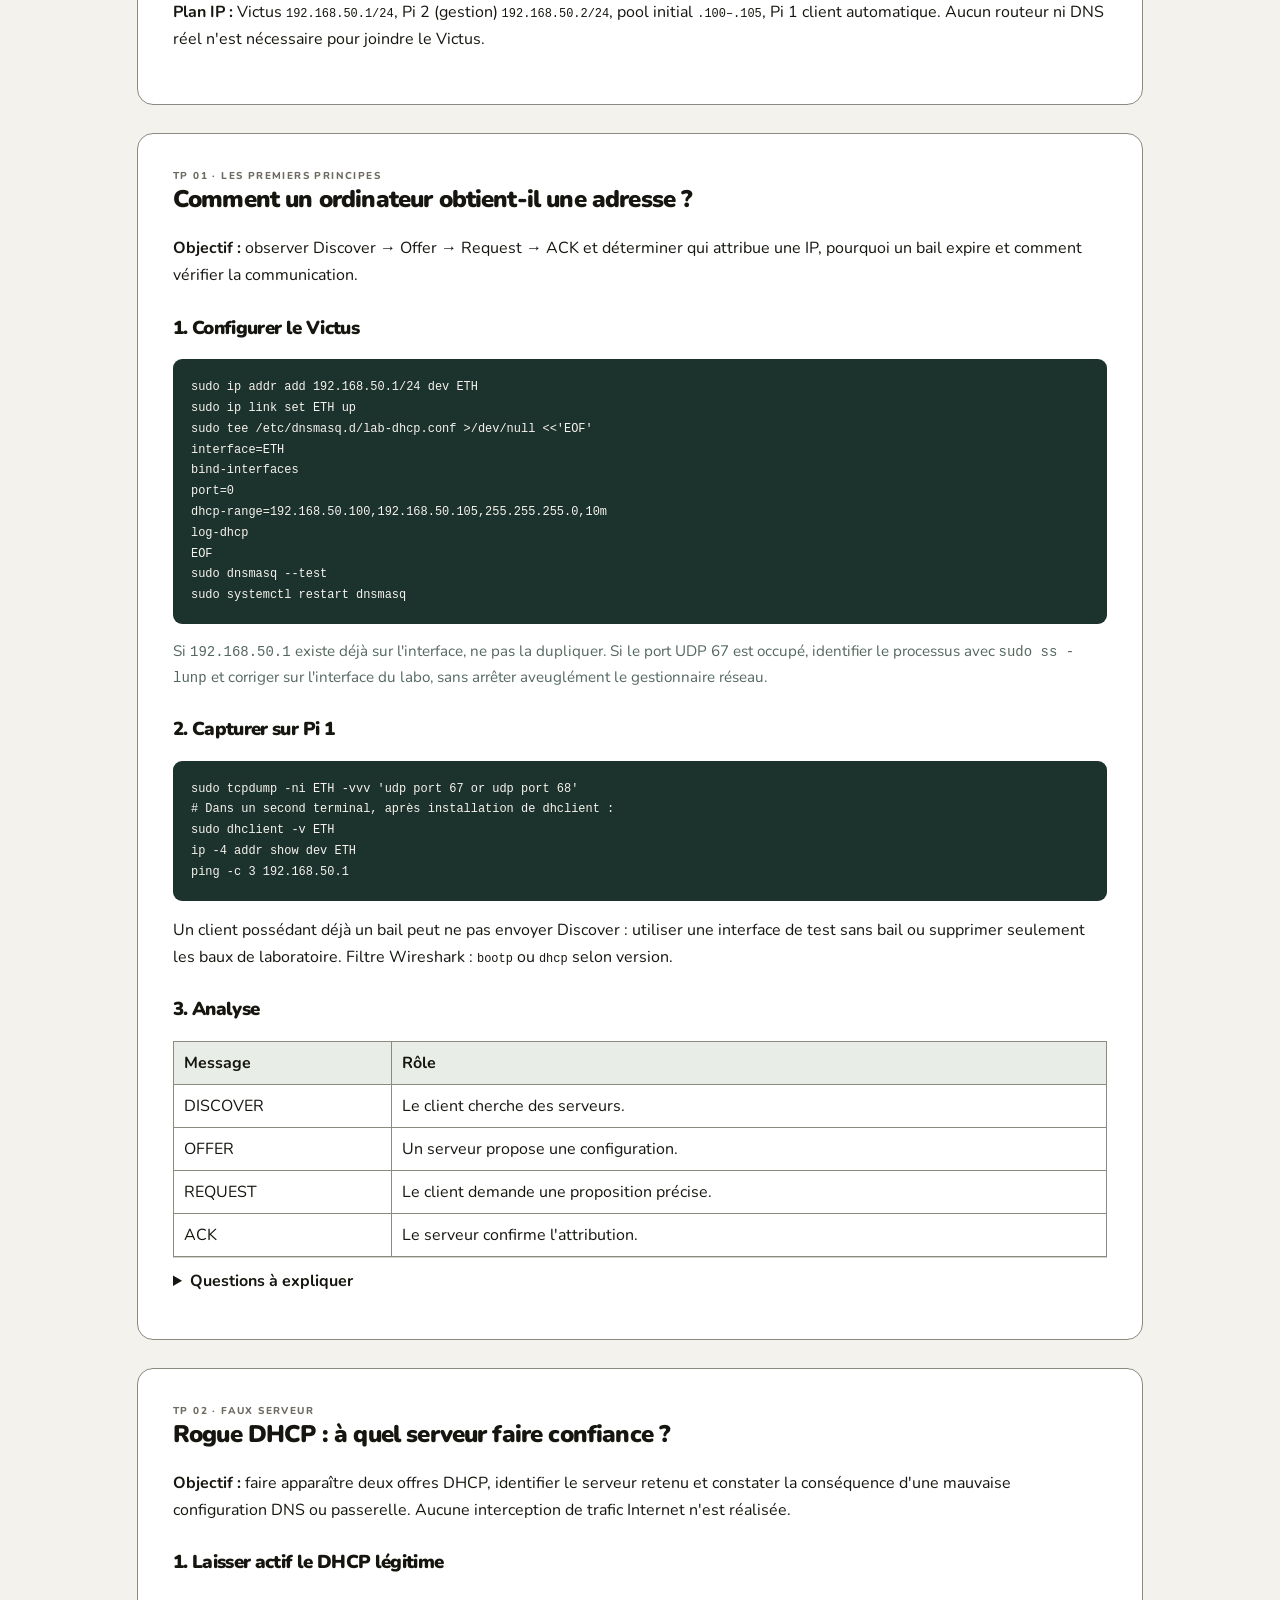
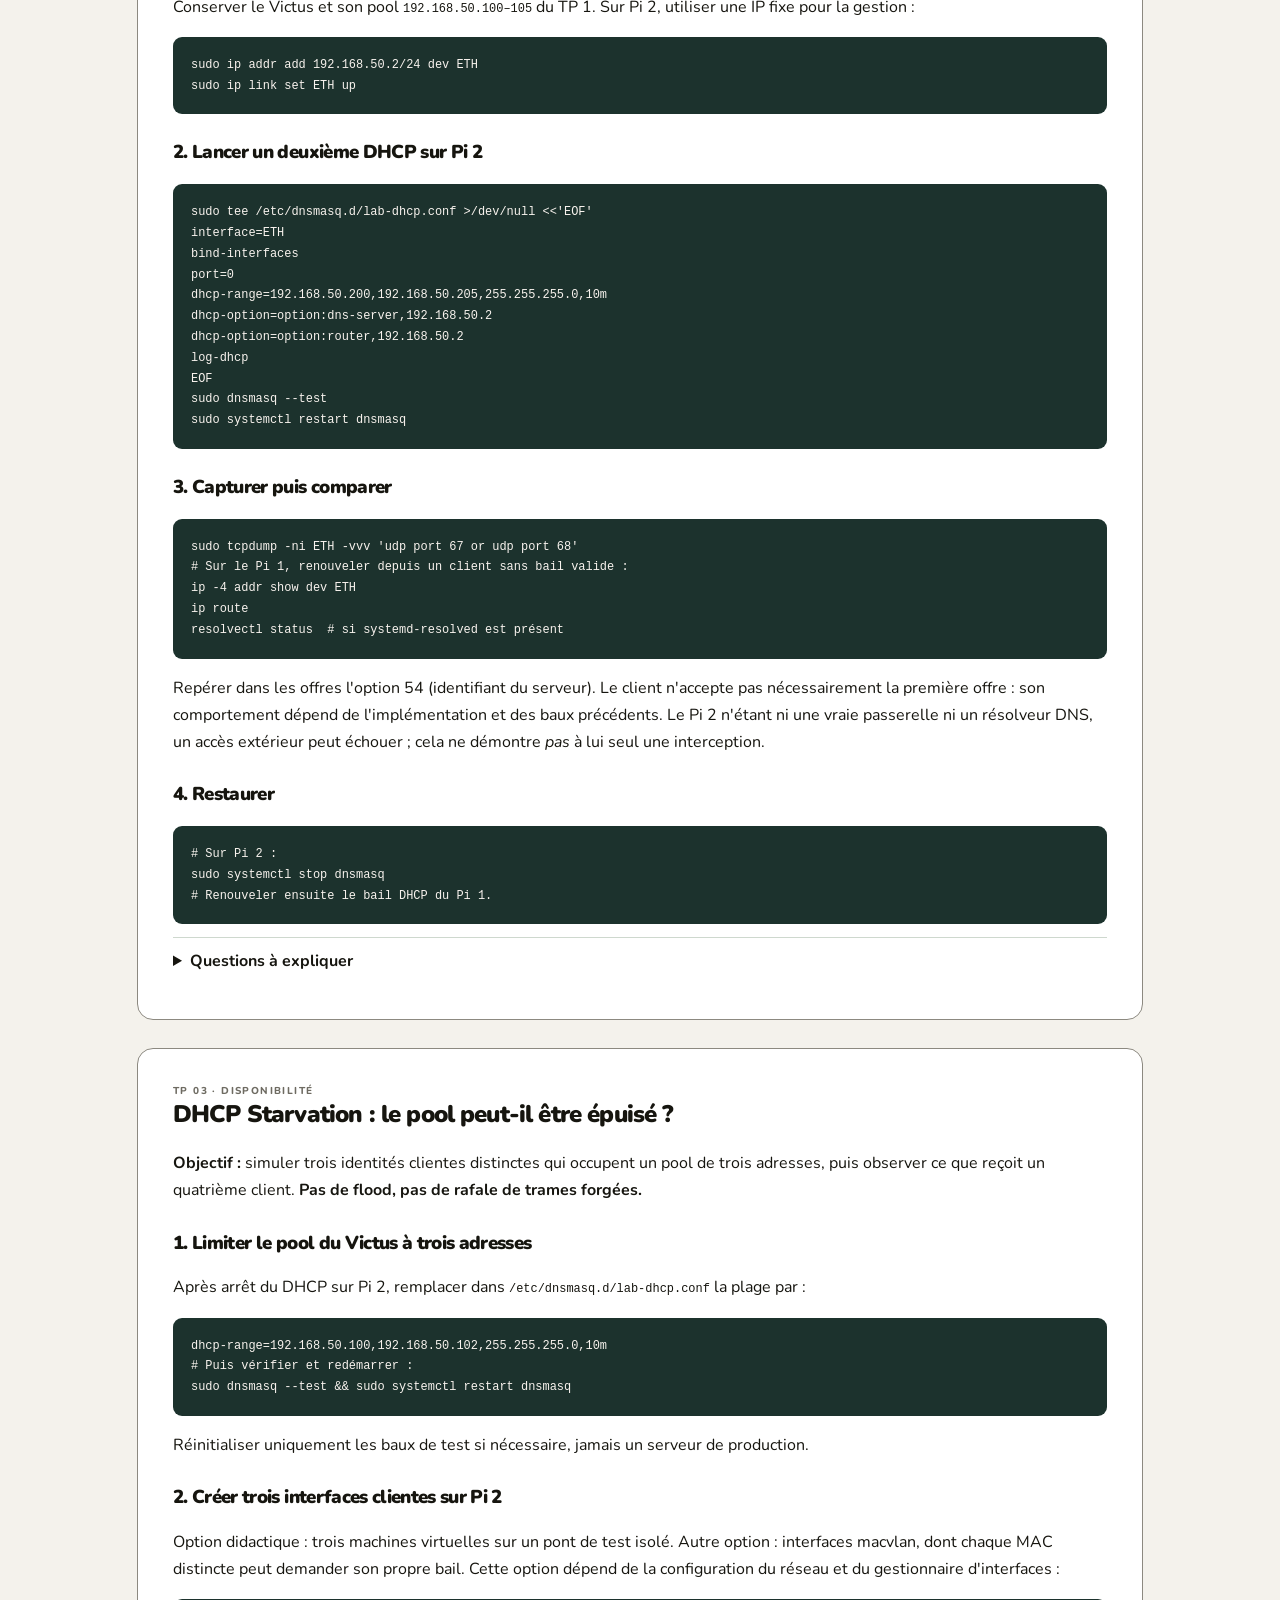
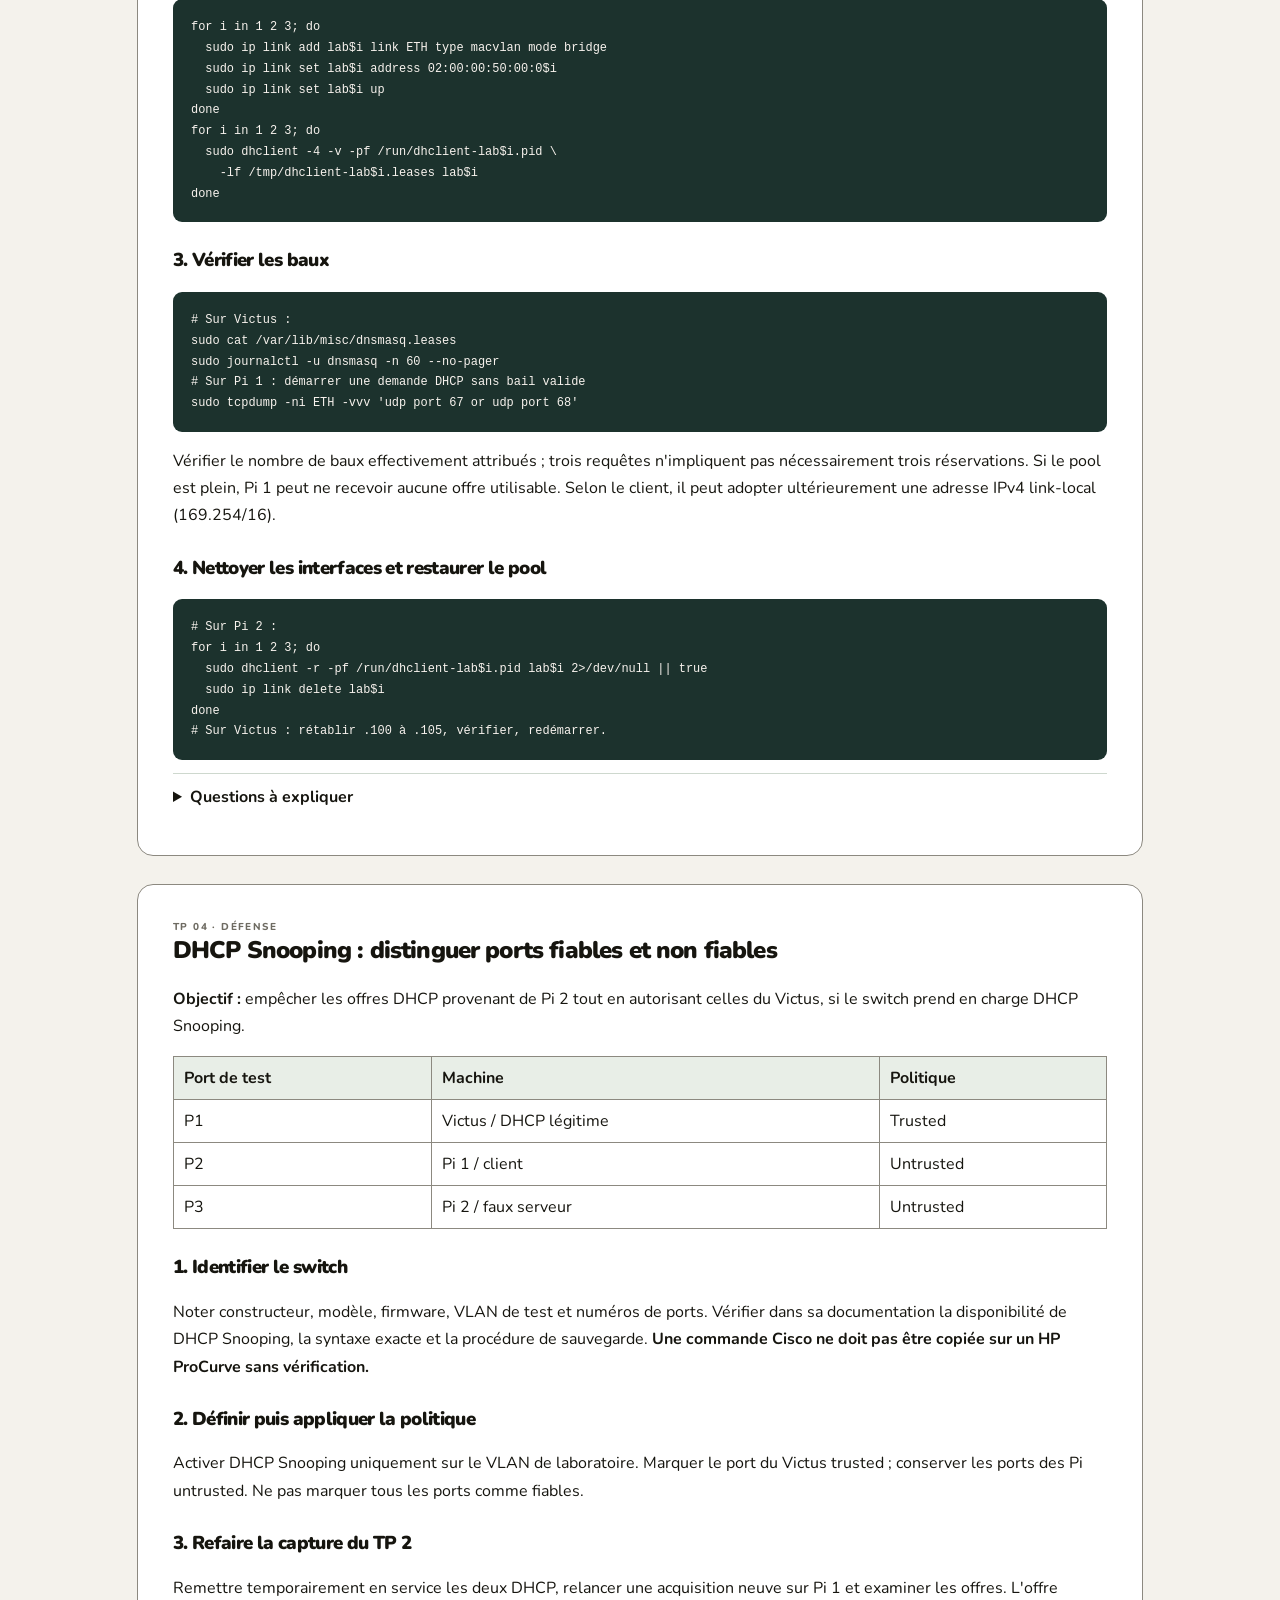
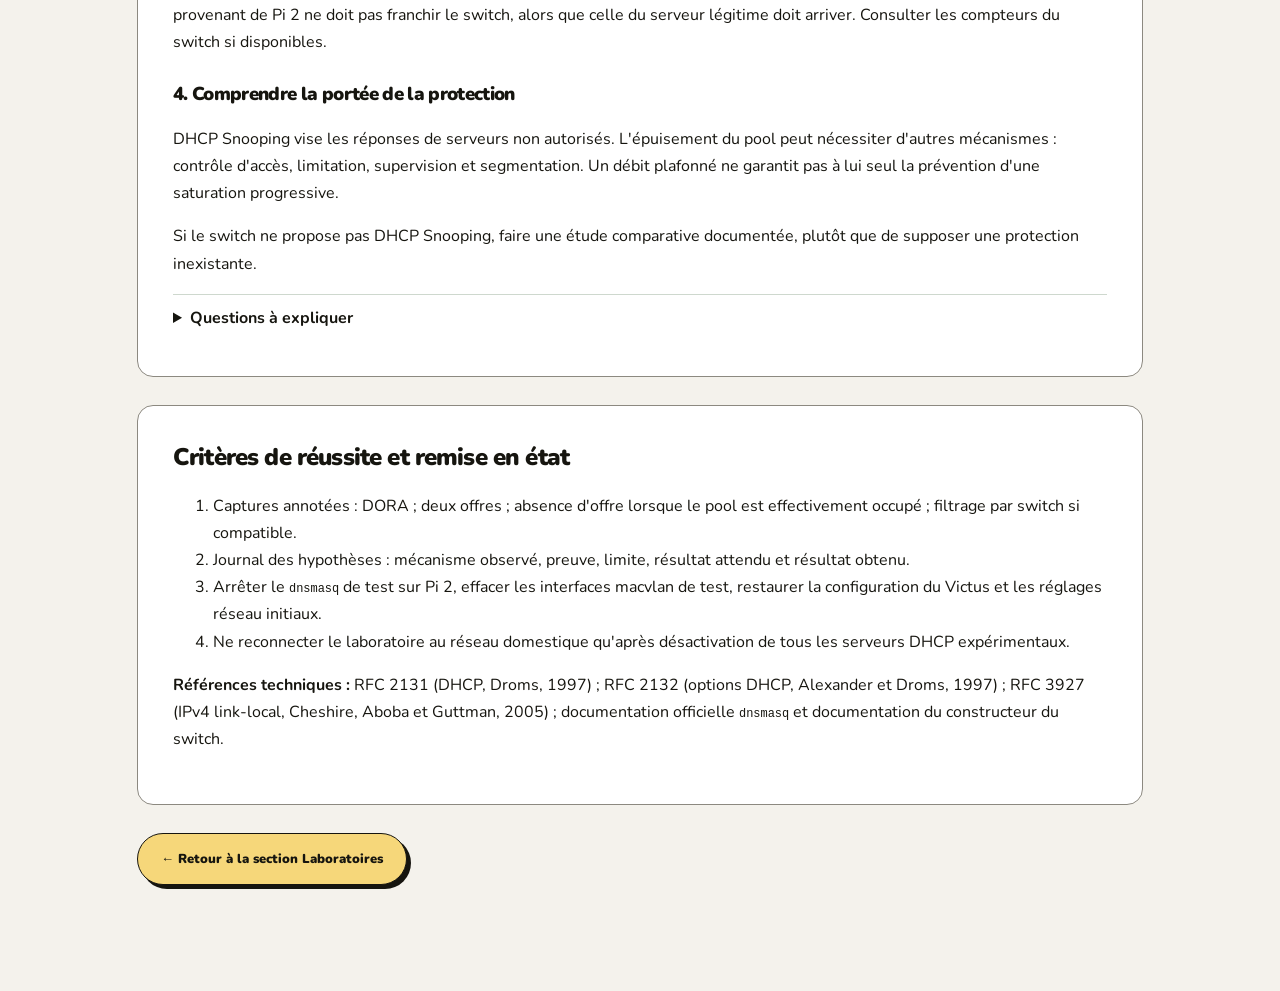
<file: laboratoires/dhcp/index.html>
<!doctype html>
<html lang="fr"><head><meta charset="utf-8"><meta name="viewport" content="width=device-width,initial-scale=1"><meta name="description" content="Quatre TP DHCP avec Victus Debian, deux Raspberry Pi et un switch : DORA, Rogue DHCP, starvation contrôlée et DHCP Snooping."><title>Laboratoire DHCP — Bash World</title><link rel="stylesheet" href="../../moteur/styles.css"><style>
.lab-main{max-width:1050px;margin:auto;padding:30px 22px 90px}.lab-main h1{font-size:clamp(34px,6vw,62px);line-height:1.1}.lab-main p,.lab-main li{line-height:1.7}.lab-grid{display:grid;grid-template-columns:repeat(auto-fit,minmax(220px,1fr));gap:15px;margin:26px 0}.lab-tile{border:1px solid #bccbbd;border-radius:12px;padding:19px;background:#fffdf8;color:#1c322d;text-decoration:none}.lab-tile:hover,.lab-tile:focus-visible{border-color:#b78a35;outline-offset:3px}.lab-tile strong{display:block;font-size:18px;margin-bottom:8px}.lab-tile small{display:block;color:#496155}.lab-card{background:#fffdf8;border:1px solid #cbd5cb;border-radius:14px;padding:clamp(20px,4vw,35px);margin:28px 0;scroll-margin-top:20px}.lab-card h2{margin-top:0}.lab-code pre,.lab-main pre{background:#1c322d;color:#f8f3ee;border-radius:9px;padding:18px;overflow-x:auto;line-height:1.6;font-size:13px;white-space:pre}.lab-main code{font-size:.92em}.lab-main .tag{display:inline-block;color:#1c322d;background:#f1cdbe;padding:5px 9px;border-radius:7px;font-size:12px;font-weight:700}.lab-alert{background:#fff1d9;border-left:5px solid #b5822d;padding:15px 18px;margin:24px 0}.lab-topo{display:block;width:100%;height:auto;background:#f8f3ee;border-radius:14px;border:1px solid #cbd5cb;margin:24px 0}.lab-main details{border-top:1px solid #ced8ce;padding:12px 0}.lab-main summary{cursor:pointer;font-weight:700}.lab-main summary:focus-visible{outline:2px solid #916b23}.lab-main table{border-collapse:collapse;width:100%}.lab-main th,.lab-main td{padding:10px;border:1px solid #bdcbbd;text-align:left}.lab-main th{background:#e8eee7}.lab-main a{color:#17624b}.lab-main .button{color:#1c322d}.lab-nav{display:flex;flex-wrap:wrap;justify-content:space-between;gap:15px}.lab-sub{font-size:1.1rem;color:#405a4e}.lab-main h3{margin-top:25px}.lab-muted{color:#54685f;font-size:.95rem}@media print{.article-nav,.lab-grid{display:none}.lab-card{break-inside:avoid}body{background:white}}
</style><link rel="stylesheet" href="../../moteur/encre-sur-papier.css"></head>
<body class="article-body"><nav class="article-nav lab-nav" aria-label="Navigation"><a href="../../">BASH WORLD</a><a href="../../#laboratoires">← Tous les laboratoires</a></nav>
<main class="lab-main"><div class="eyebrow">LABORATOIRES PRATIQUES / RÉSEAUX / SÉCURITÉ</div><h1>Laboratoire DHCP : comprendre, attaquer, défendre</h1><p class="lab-sub">Quatre TP reproductibles sur un <strong>Victus Debian</strong>, deux <strong>Raspberry Pi</strong> et un <strong>switch Ethernet</strong>. Observer les paquets, identifier les vulnérabilités et expérimenter les protections.</p>
<div class="lab-alert"><strong>Condition impérative :</strong> travailler sur un switch ou VLAN de test <strong>sans liaison</strong> vers la box, le Wi-Fi domestique, le lycée ou Internet pendant les expériences. Utiliser une interface Ethernet dédiée : ne pas désactiver à distance les services de ton PC. Les adresses ci-dessous sont fictives et réservées au laboratoire.</div>
<svg class="lab-topo" viewBox="0 0 700 265" role="img" aria-label="Victus serveur DHCP relié au switch de test, Raspberry Pi 1 client et Raspberry Pi 2 simulateur d'attaque. Le switch est déconnecté du réseau domestique."><rect x="260" y="18" width="180" height="62" rx="11" fill="#d8e9fc" stroke="#5776a0"/><text x="350" y="43" font-size="17" font-weight="bold" fill="#173f64" text-anchor="middle">Victus / Debian</text><text x="350" y="63" font-size="13" fill="#173f64" text-anchor="middle">192.168.50.1 · DHCP</text><path d="M350 80 V110" stroke="#587769" stroke-width="3"/><rect x="280" y="110" width="140" height="46" rx="10" fill="#e0e7dd" stroke="#64786b"/><text x="350" y="139" font-size="17" font-weight="bold" text-anchor="middle" fill="#19372d">Switch isolé</text><path d="M312 156 V183 H150 V199 M388 156 V183 H550 V199" stroke="#587769" stroke-width="3" fill="none"/><rect x="33" y="199" width="234" height="53" rx="10" fill="#dcf0e1" stroke="#4a8a5b"/><text x="150" y="223" font-size="16" text-anchor="middle" fill="#245a39" font-weight="bold">Pi 1 · Client DHCP</text><text x="150" y="242" font-size="12" text-anchor="middle" fill="#245a39">Acquisition / mesure</text><rect x="433" y="199" width="234" height="53" rx="10" fill="#f6dddd" stroke="#b75858"/><text x="550" y="223" font-size="16" text-anchor="middle" fill="#853939" font-weight="bold">Pi 2 · Test d'attaque</text><text x="550" y="242" font-size="12" text-anchor="middle" fill="#853939">Rogue / identités multiples</text></svg>
<div class="lab-grid"><a class="lab-tile" href="#tp1"><span class="tag">TP 01</span><strong>DHCP et DORA</strong><small>Découvrir les quatre messages et la notion de bail.</small></a><a class="lab-tile" href="#tp2"><span class="tag">TP 02</span><strong>Rogue DHCP</strong><small>Observer deux serveurs concurrents.</small></a><a class="lab-tile" href="#tp3"><span class="tag">TP 03</span><strong>Starvation contrôlée</strong><small>Épuiser trois baux avec trois clients de laboratoire.</small></a><a class="lab-tile" href="#tp4"><span class="tag">TP 04</span><strong>DHCP Snooping</strong><small>Bloquer le faux serveur avec un switch compatible.</small></a></div>
<section class="lab-card"><h2>Avant de commencer</h2><p>Matériel : Victus, Pi 1, Pi 2, switch, trois câbles Ethernet. Installer au besoin <code>dnsmasq</code>, <code>tcpdump</code>, <code>dhclient</code> (paquet <code>isc-dhcp-client</code> selon distribution) et Wireshark. Effectuer les installations <em>avant</em> d'isoler le laboratoire.</p><p>Repérer l'interface Ethernet de chaque appareil :</p><pre><code>ip -br link
ip -br addr</code></pre><p>Dans toutes les commandes, remplacer <code>ETH</code> par le nom <em>réel</em> de l'interface Ethernet de test, par exemple <code>enp3s0</code> ou <code>eth0</code>. Les commandes supposent une installation de <code>dnsmasq</code> gérée par systemd et peuvent nécessiter une adaptation.</p><p><strong>Plan IP :</strong> Victus <code>192.168.50.1/24</code>, Pi 2 (gestion) <code>192.168.50.2/24</code>, pool initial <code>.100–.105</code>, Pi 1 client automatique. Aucun routeur ni DNS réel n'est nécessaire pour joindre le Victus.</p></section>
<section class="lab-card" id="tp1"><div class="eyebrow">TP 01 · LES PREMIERS PRINCIPES</div><h2>Comment un ordinateur obtient-il une adresse ?</h2><p><strong>Objectif :</strong> observer Discover → Offer → Request → ACK et déterminer qui attribue une IP, pourquoi un bail expire et comment vérifier la communication.</p><h3>1. Configurer le Victus</h3><pre><code>sudo ip addr add 192.168.50.1/24 dev ETH
sudo ip link set ETH up
sudo tee /etc/dnsmasq.d/lab-dhcp.conf &gt;/dev/null &lt;&lt;'EOF'
interface=ETH
bind-interfaces
port=0
dhcp-range=192.168.50.100,192.168.50.105,255.255.255.0,10m
log-dhcp
EOF
sudo dnsmasq --test
sudo systemctl restart dnsmasq</code></pre><p class="lab-muted">Si <code>192.168.50.1</code> existe déjà sur l'interface, ne pas la dupliquer. Si le port UDP 67 est occupé, identifier le processus avec <code>sudo ss -lunp</code> et corriger sur l'interface du labo, sans arrêter aveuglément le gestionnaire réseau.</p><h3>2. Capturer sur Pi 1</h3><pre><code>sudo tcpdump -ni ETH -vvv 'udp port 67 or udp port 68'
# Dans un second terminal, après installation de dhclient :
sudo dhclient -v ETH
ip -4 addr show dev ETH
ping -c 3 192.168.50.1</code></pre><p>Un client possédant déjà un bail peut ne pas envoyer Discover : utiliser une interface de test sans bail ou supprimer seulement les baux de laboratoire. Filtre Wireshark : <code>bootp</code> ou <code>dhcp</code> selon version.</p><h3>3. Analyse</h3><table><thead><tr><th>Message</th><th>Rôle</th></tr></thead><tbody><tr><td>DISCOVER</td><td>Le client cherche des serveurs.</td></tr><tr><td>OFFER</td><td>Un serveur propose une configuration.</td></tr><tr><td>REQUEST</td><td>Le client demande une proposition précise.</td></tr><tr><td>ACK</td><td>Le serveur confirme l'attribution.</td></tr></tbody></table><details><summary>Questions à expliquer</summary><p>Pourquoi le premier message peut-il être diffusé ? Quelle différence entre adresse proposée et adresse attribuée ? Que peut faire un PC si aucun serveur ne répond ? À quoi sert le bail ?</p></details></section>
<section class="lab-card" id="tp2"><div class="eyebrow">TP 02 · FAUX SERVEUR</div><h2>Rogue DHCP : à quel serveur faire confiance ?</h2><p><strong>Objectif :</strong> faire apparaître deux offres DHCP, identifier le serveur retenu et constater la conséquence d'une mauvaise configuration DNS ou passerelle. Aucune interception de trafic Internet n'est réalisée.</p><h3>1. Laisser actif le DHCP légitime</h3><p>Conserver le Victus et son pool <code>192.168.50.100–105</code> du TP 1. Sur Pi 2, utiliser une IP fixe pour la gestion :</p><pre><code>sudo ip addr add 192.168.50.2/24 dev ETH
sudo ip link set ETH up</code></pre><h3>2. Lancer un deuxième DHCP sur Pi 2</h3><pre><code>sudo tee /etc/dnsmasq.d/lab-dhcp.conf &gt;/dev/null &lt;&lt;'EOF'
interface=ETH
bind-interfaces
port=0
dhcp-range=192.168.50.200,192.168.50.205,255.255.255.0,10m
dhcp-option=option:dns-server,192.168.50.2
dhcp-option=option:router,192.168.50.2
log-dhcp
EOF
sudo dnsmasq --test
sudo systemctl restart dnsmasq</code></pre><h3>3. Capturer puis comparer</h3><pre><code>sudo tcpdump -ni ETH -vvv 'udp port 67 or udp port 68'
# Sur le Pi 1, renouveler depuis un client sans bail valide :
ip -4 addr show dev ETH
ip route
resolvectl status  # si systemd-resolved est présent</code></pre><p>Repérer dans les offres l'option 54 (identifiant du serveur). Le client n'accepte pas nécessairement la première offre : son comportement dépend de l'implémentation et des baux précédents. Le Pi 2 n'étant ni une vraie passerelle ni un résolveur DNS, un accès extérieur peut échouer ; cela ne démontre <em>pas</em> à lui seul une interception.</p><h3>4. Restaurer</h3><pre><code># Sur Pi 2 :
sudo systemctl stop dnsmasq
# Renouveler ensuite le bail DHCP du Pi 1.</code></pre><details><summary>Questions à expliquer</summary><p>Comment prouver quel serveur a été choisi ? Un mauvais DNS peut-il nuire sans changer le masque IP ? Pourquoi deux offres ne signifient-elles pas automatiquement une attaque réussie ?</p></details></section>
<section class="lab-card" id="tp3"><div class="eyebrow">TP 03 · DISPONIBILITÉ</div><h2>DHCP Starvation : le pool peut-il être épuisé ?</h2><p><strong>Objectif :</strong> simuler trois identités clientes distinctes qui occupent un pool de trois adresses, puis observer ce que reçoit un quatrième client. <strong>Pas de flood, pas de rafale de trames forgées.</strong></p><h3>1. Limiter le pool du Victus à trois adresses</h3><p>Après arrêt du DHCP sur Pi 2, remplacer dans <code>/etc/dnsmasq.d/lab-dhcp.conf</code> la plage par :</p><pre><code>dhcp-range=192.168.50.100,192.168.50.102,255.255.255.0,10m
# Puis vérifier et redémarrer :
sudo dnsmasq --test &amp;&amp; sudo systemctl restart dnsmasq</code></pre><p>Réinitialiser uniquement les baux de test si nécessaire, jamais un serveur de production.</p><h3>2. Créer trois interfaces clientes sur Pi 2</h3><p>Option didactique : trois machines virtuelles sur un pont de test isolé. Autre option : interfaces macvlan, dont chaque MAC distincte peut demander son propre bail. Cette option dépend de la configuration du réseau et du gestionnaire d'interfaces :</p><pre><code>for i in 1 2 3; do
  sudo ip link add lab$i link ETH type macvlan mode bridge
  sudo ip link set lab$i address 02:00:00:50:00:0$i
  sudo ip link set lab$i up
done
for i in 1 2 3; do
  sudo dhclient -4 -v -pf /run/dhclient-lab$i.pid \
    -lf /tmp/dhclient-lab$i.leases lab$i
done</code></pre><h3>3. Vérifier les baux</h3><pre><code># Sur Victus :
sudo cat /var/lib/misc/dnsmasq.leases
sudo journalctl -u dnsmasq -n 60 --no-pager
# Sur Pi 1 : démarrer une demande DHCP sans bail valide
sudo tcpdump -ni ETH -vvv 'udp port 67 or udp port 68'</code></pre><p>Vérifier le nombre de baux effectivement attribués ; trois requêtes n'impliquent pas nécessairement trois réservations. Si le pool est plein, Pi 1 peut ne recevoir aucune offre utilisable. Selon le client, il peut adopter ultérieurement une adresse IPv4 link-local (169.254/16).</p><h3>4. Nettoyer les interfaces et restaurer le pool</h3><pre><code># Sur Pi 2 :
for i in 1 2 3; do
  sudo dhclient -r -pf /run/dhclient-lab$i.pid lab$i 2&gt;/dev/null || true
  sudo ip link delete lab$i
done
# Sur Victus : rétablir .100 à .105, vérifier, redémarrer.</code></pre><details><summary>Questions à expliquer</summary><p>Pourquoi trois MAC distinctes suffisent-elles ici ? Quelles limites cette simulation a-t-elle par rapport à une attaque réelle ? Un rate limiting suffit-il contre une saturation lente ?</p></details></section>
<section class="lab-card" id="tp4"><div class="eyebrow">TP 04 · DÉFENSE</div><h2>DHCP Snooping : distinguer ports fiables et non fiables</h2><p><strong>Objectif :</strong> empêcher les offres DHCP provenant de Pi 2 tout en autorisant celles du Victus, si le switch prend en charge DHCP Snooping.</p><table><thead><tr><th>Port de test</th><th>Machine</th><th>Politique</th></tr></thead><tbody><tr><td>P1</td><td>Victus / DHCP légitime</td><td>Trusted</td></tr><tr><td>P2</td><td>Pi 1 / client</td><td>Untrusted</td></tr><tr><td>P3</td><td>Pi 2 / faux serveur</td><td>Untrusted</td></tr></tbody></table><h3>1. Identifier le switch</h3><p>Noter constructeur, modèle, firmware, VLAN de test et numéros de ports. Vérifier dans sa documentation la disponibilité de DHCP Snooping, la syntaxe exacte et la procédure de sauvegarde. <strong>Une commande Cisco ne doit pas être copiée sur un HP ProCurve sans vérification.</strong></p><h3>2. Définir puis appliquer la politique</h3><p>Activer DHCP Snooping uniquement sur le VLAN de laboratoire. Marquer le port du Victus trusted ; conserver les ports des Pi untrusted. Ne pas marquer tous les ports comme fiables.</p><h3>3. Refaire la capture du TP 2</h3><p>Remettre temporairement en service les deux DHCP, relancer une acquisition neuve sur Pi 1 et examiner les offres. L'offre provenant de Pi 2 ne doit pas franchir le switch, alors que celle du serveur légitime doit arriver. Consulter les compteurs du switch si disponibles.</p><h3>4. Comprendre la portée de la protection</h3><p>DHCP Snooping vise les réponses de serveurs non autorisés. L'épuisement du pool peut nécessiter d'autres mécanismes : contrôle d'accès, limitation, supervision et segmentation. Un débit plafonné ne garantit pas à lui seul la prévention d'une saturation progressive.</p><p>Si le switch ne propose pas DHCP Snooping, faire une étude comparative documentée, plutôt que de supposer une protection inexistante.</p><details><summary>Questions à expliquer</summary><p>Pourquoi P1 est-il trusted ? Quel paquet le switch doit-il bloquer ? Pourquoi DHCP Snooping et anti-starvation ne sont-ils pas synonymes ?</p></details></section>
<section class="lab-card"><h2>Critères de réussite et remise en état</h2><ol><li>Captures annotées : DORA ; deux offres ; absence d'offre lorsque le pool est effectivement occupé ; filtrage par switch si compatible.</li><li>Journal des hypothèses : mécanisme observé, preuve, limite, résultat attendu et résultat obtenu.</li><li>Arrêter le <code>dnsmasq</code> de test sur Pi 2, effacer les interfaces macvlan de test, restaurer la configuration du Victus et les réglages réseau initiaux.</li><li>Ne reconnecter le laboratoire au réseau domestique qu'après désactivation de tous les serveurs DHCP expérimentaux.</li></ol><p><strong>Références techniques :</strong> RFC 2131 (DHCP, Droms, 1997) ; RFC 2132 (options DHCP, Alexander et Droms, 1997) ; RFC 3927 (IPv4 link-local, Cheshire, Aboba et Guttman, 2005) ; documentation officielle <code>dnsmasq</code> et documentation du constructeur du switch.</p></section>
<p><a class="button gold" href="../../#laboratoires">← Retour à la section Laboratoires</a></p></main></body></html>
</file>
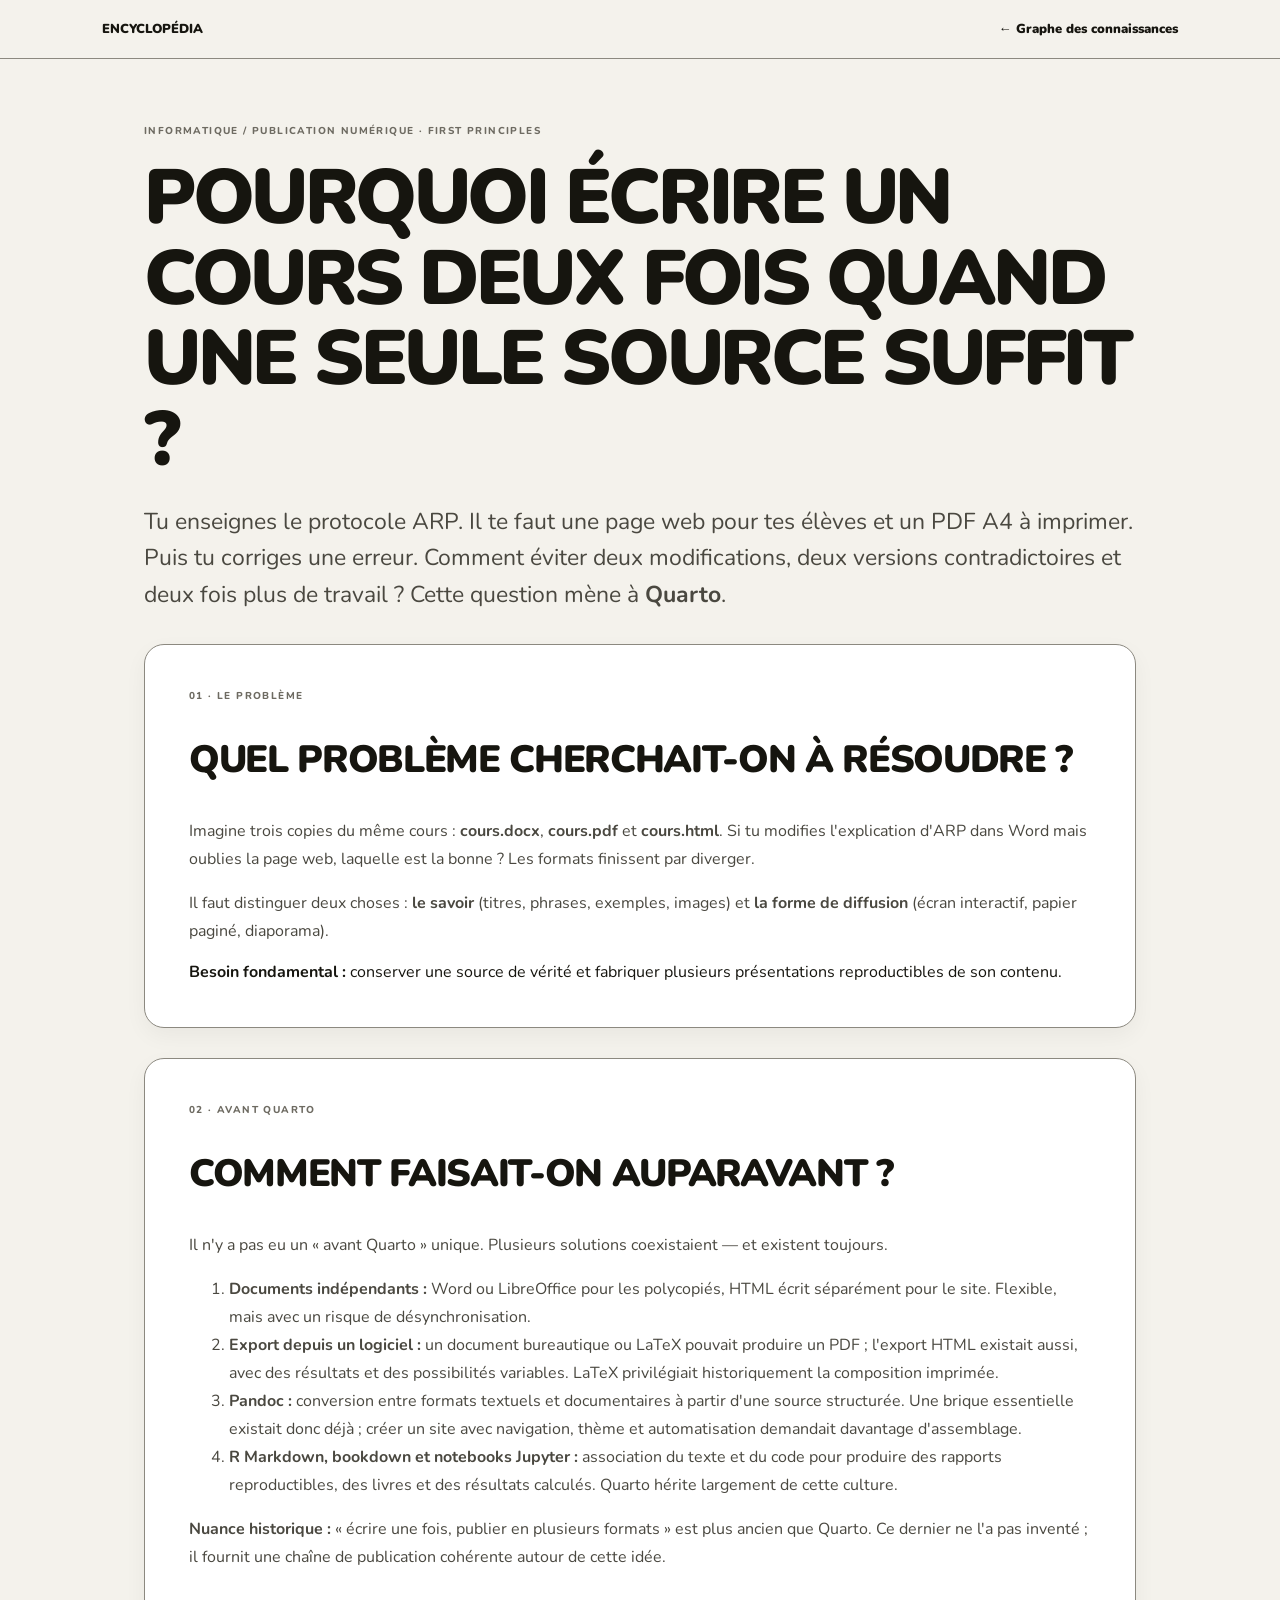
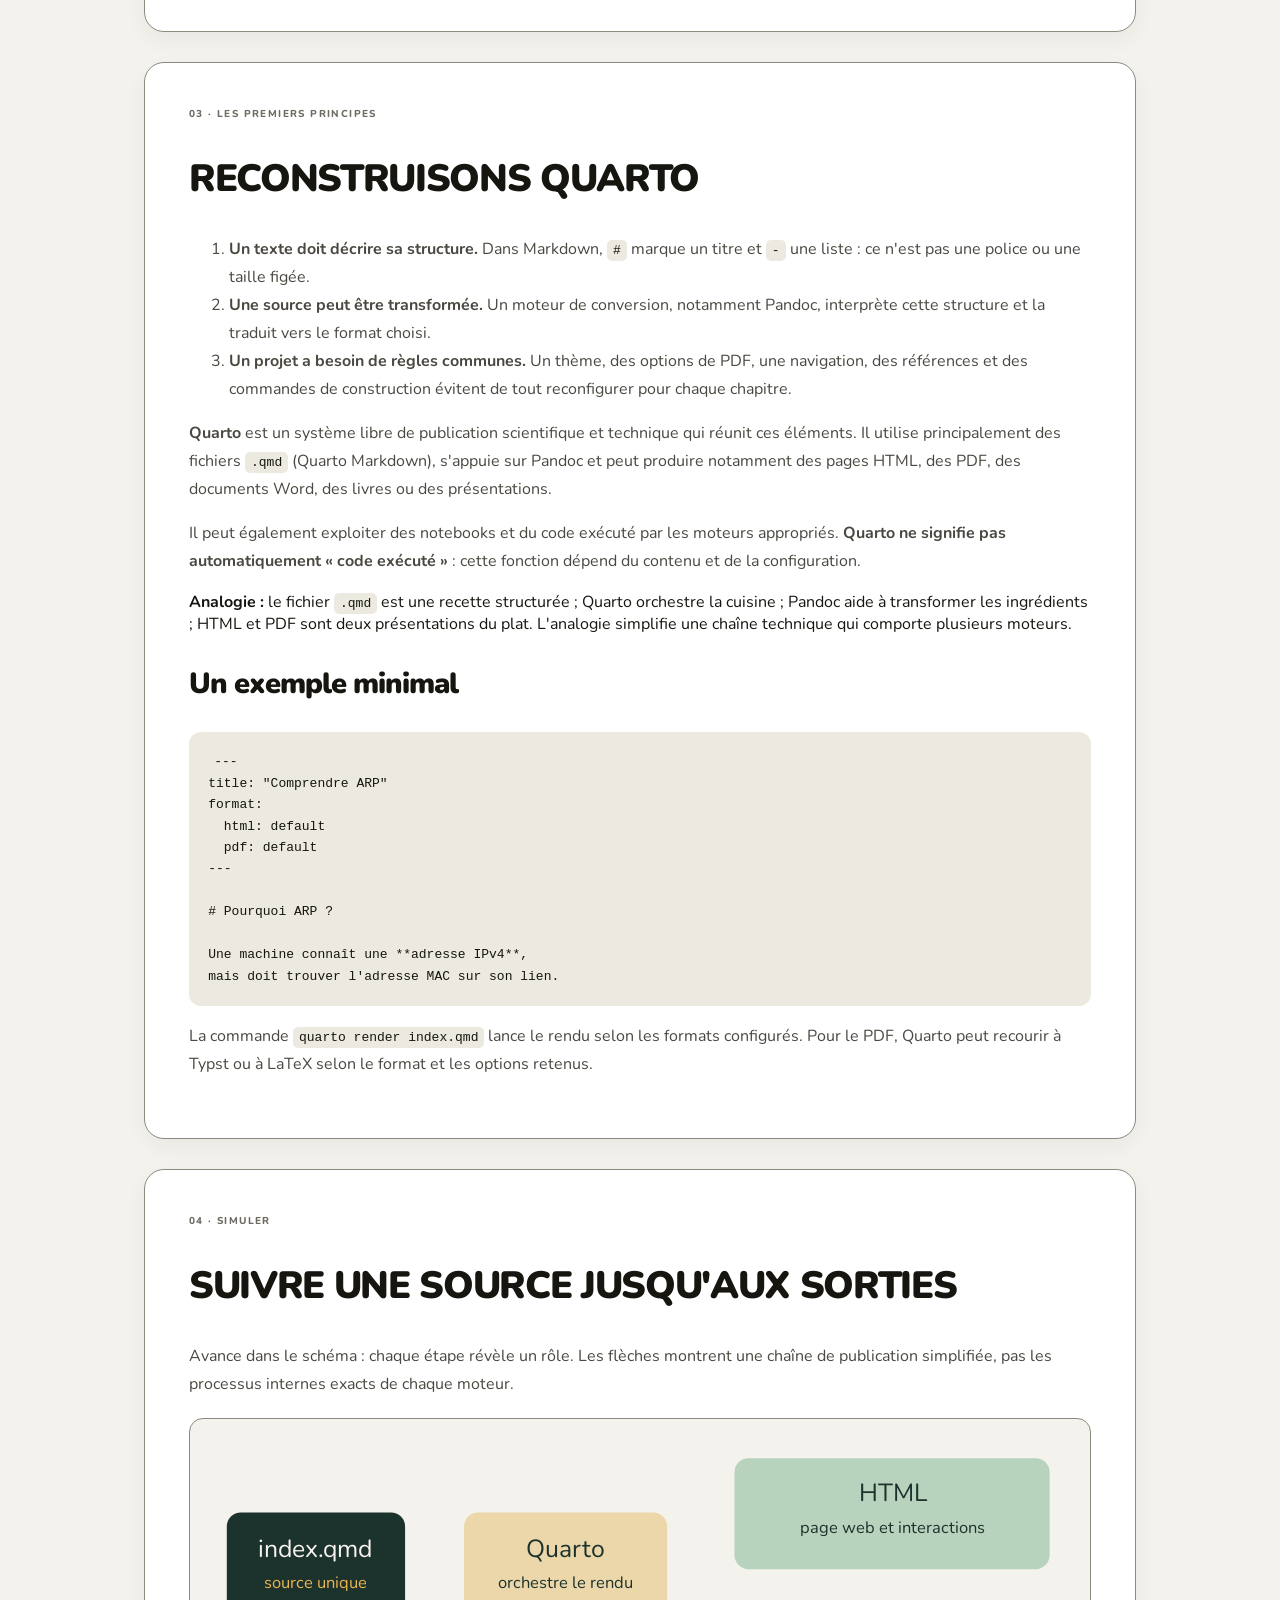
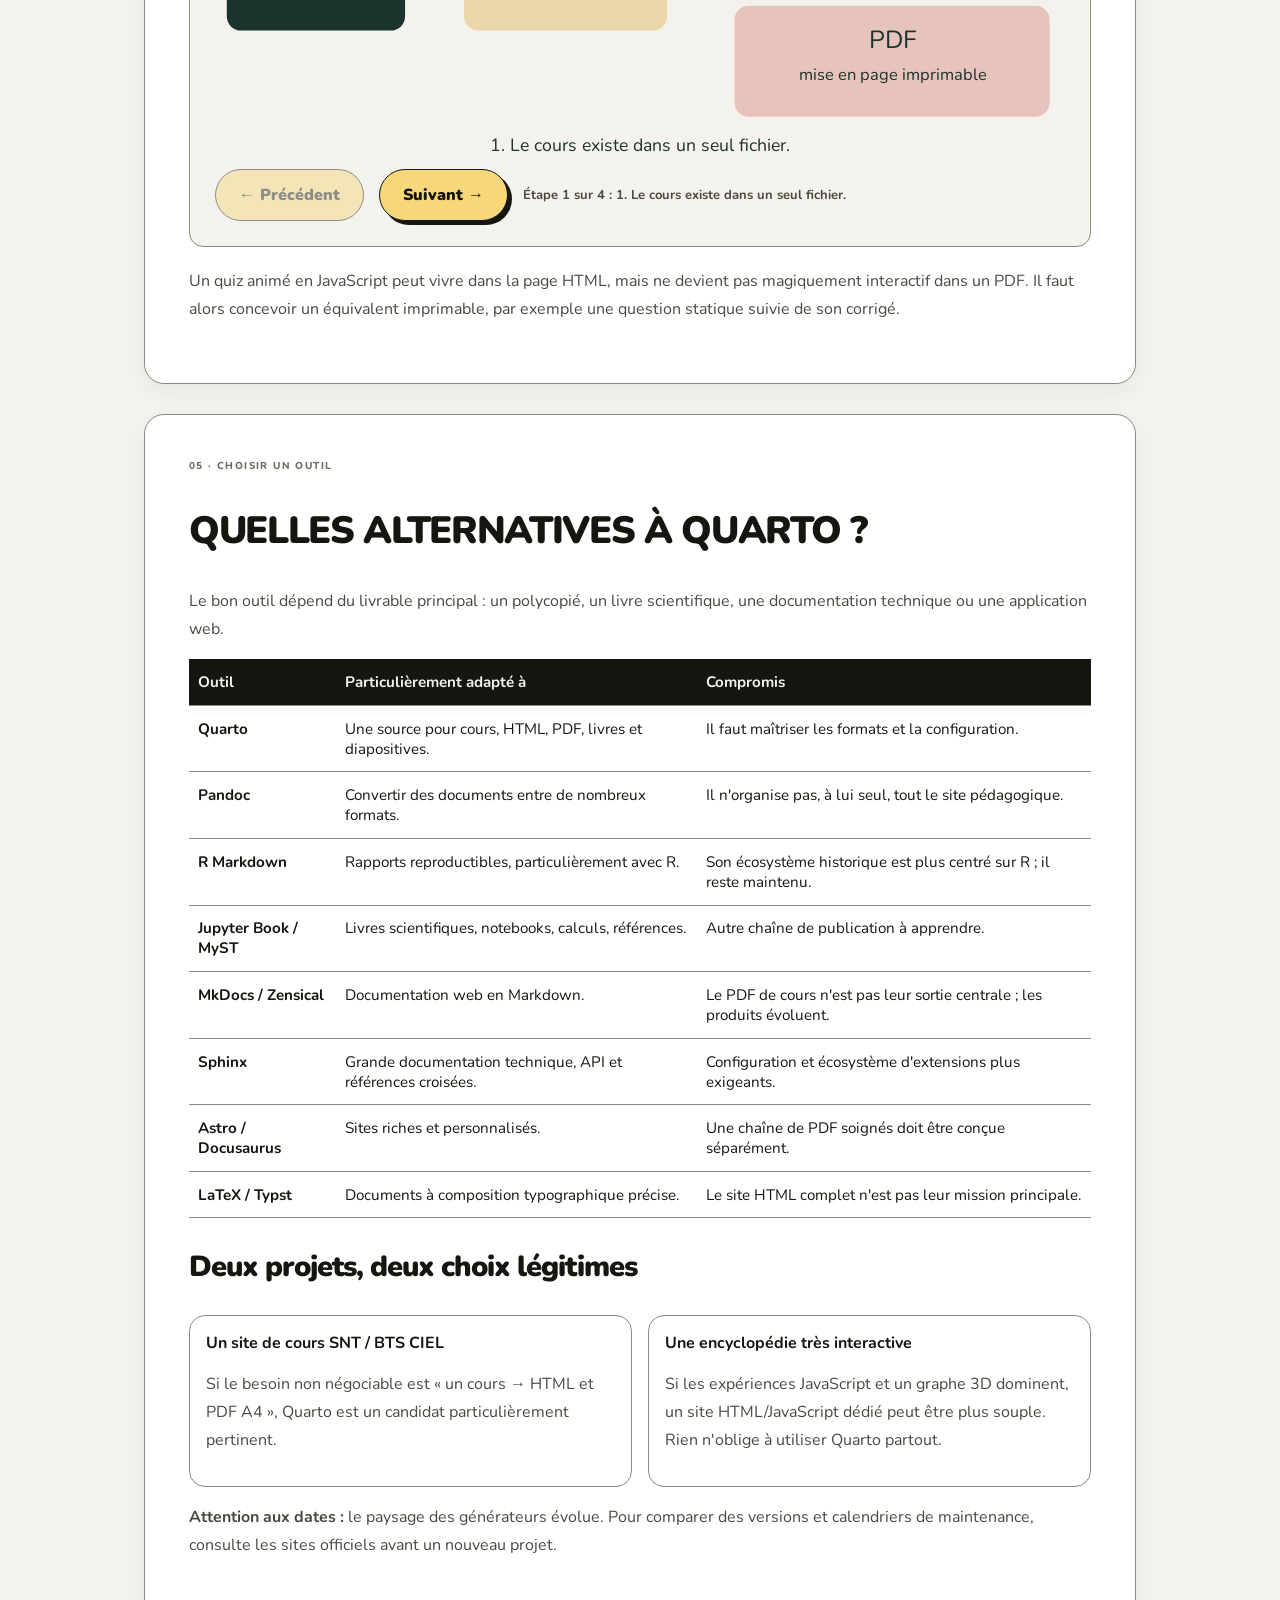
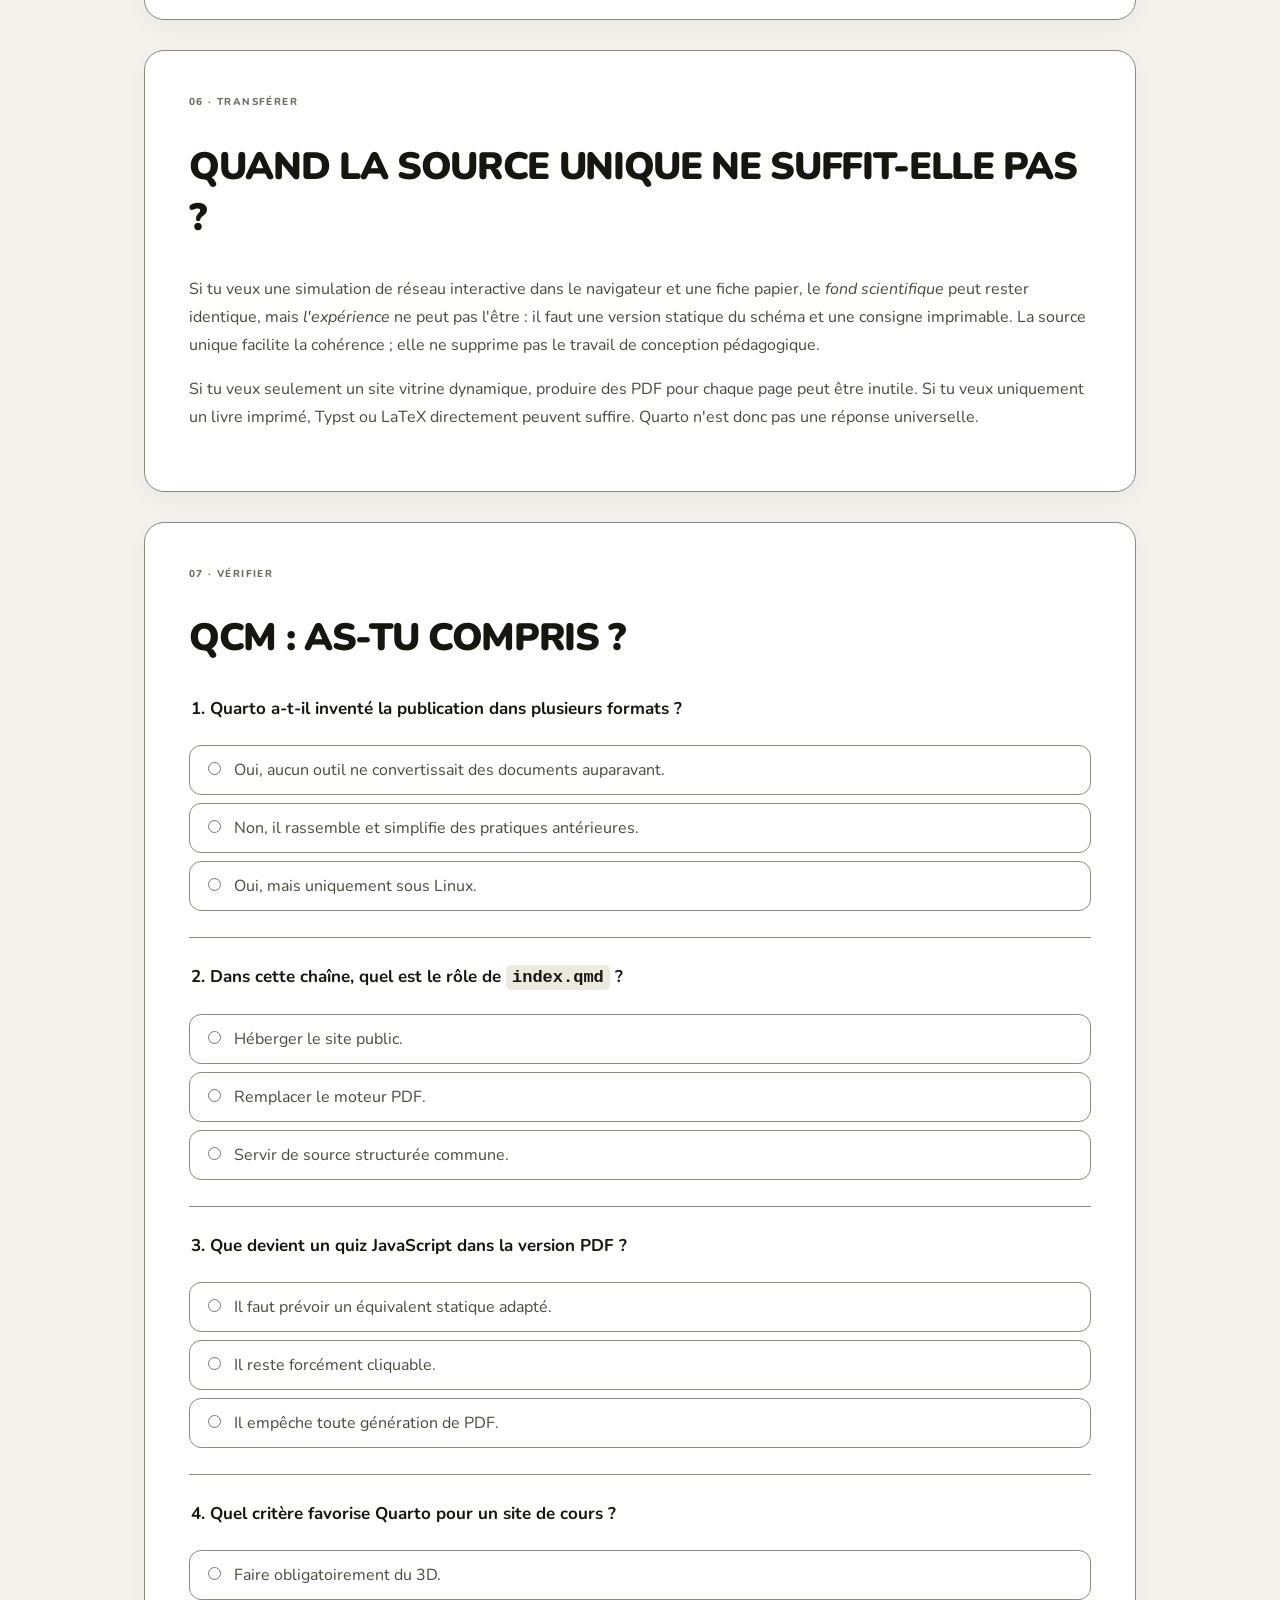
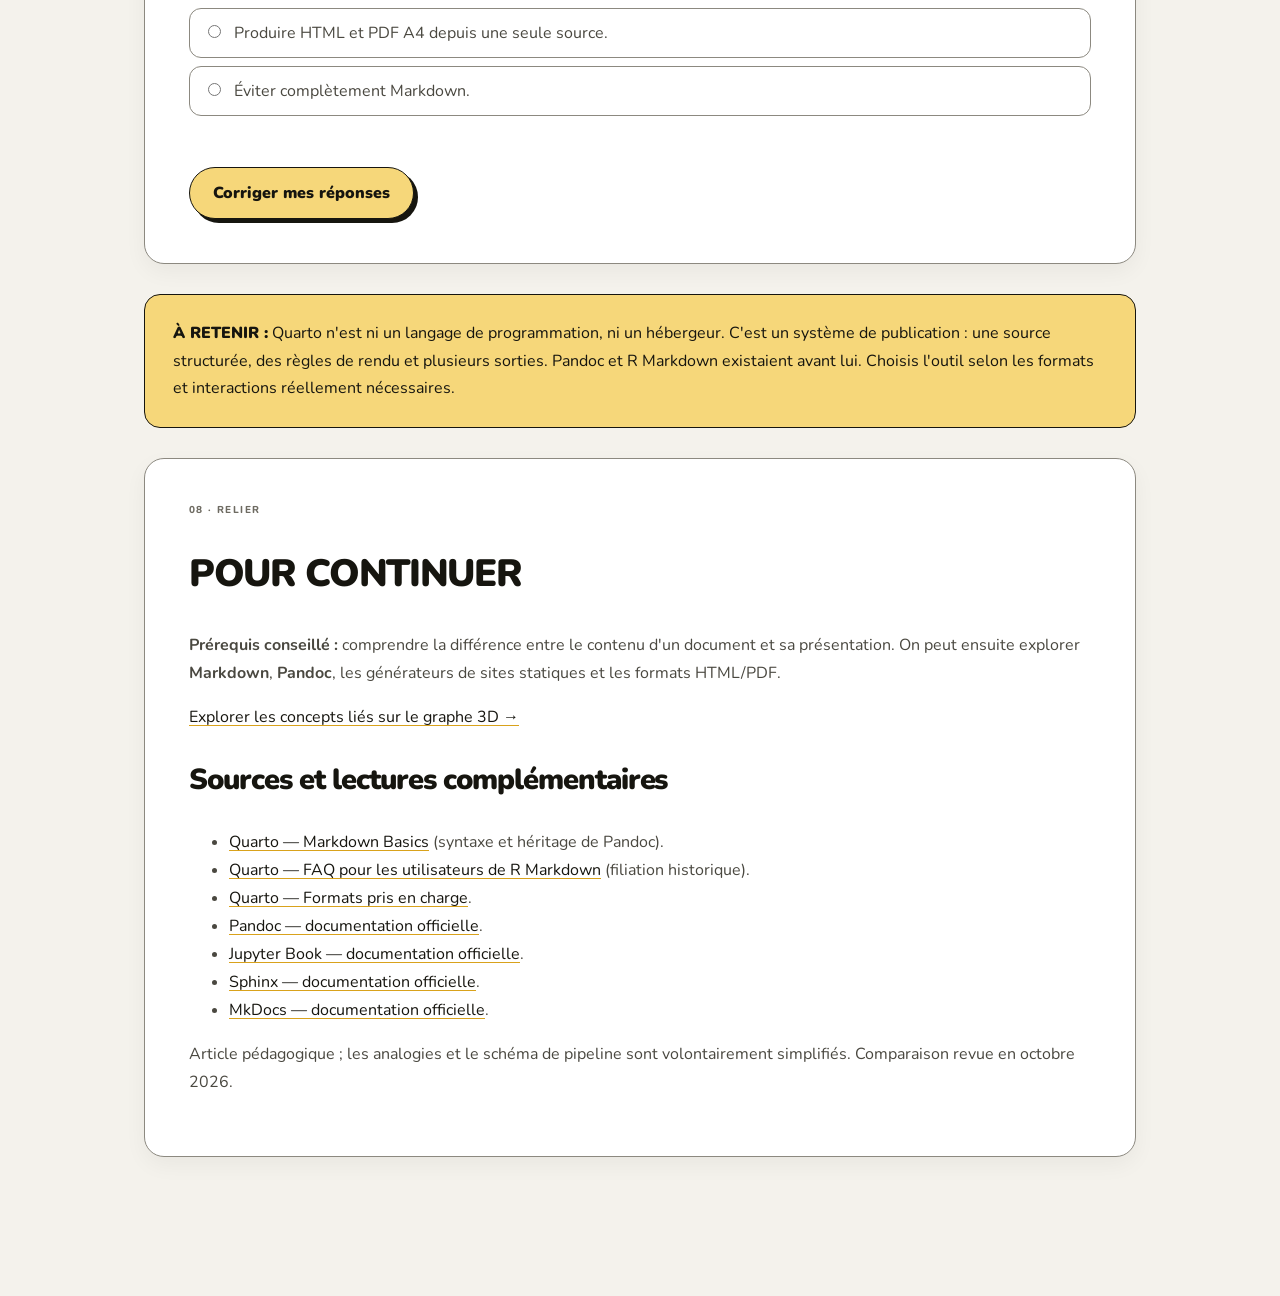
<file: informatique/publication/quarto/index.html>
<!doctype html>
<html lang="fr">
<head>
<meta charset="utf-8">
<meta name="viewport" content="width=device-width,initial-scale=1">
<meta name="description" content="Pourquoi Quarto existe-t-il ? Des documents séparés à Pandoc et R Markdown, reconstruisez la publication multiformat et comparez les alternatives.">
<title>Quarto : écrire une fois, publier plusieurs fois — Encyclopédia</title>
<link rel="stylesheet" href="../../../moteur/styles.css">
<style>
.article-main .comparison{width:100%;border-collapse:collapse;font-size:.95rem}
.comparison th,.comparison td{border-bottom:1px solid #b5c0b8;text-align:left;padding:.8rem .55rem;vertical-align:top}
.comparison th{background:#e4ebe2;color:#1c322d}
.pipeline-code{white-space:pre-wrap;overflow-wrap:anywhere;background:#1c322d;color:#f8f3ee;border-radius:12px;padding:1.2rem;line-height:1.65}
.pipeline-code code{color:inherit}
.two-cols{display:grid;grid-template-columns:repeat(auto-fit,minmax(230px,1fr));gap:1rem}
.two-cols>div{background:#edf1eb;color:#1c322d;border-radius:12px;padding:1rem}
.sim-stage svg{max-width:100%;height:auto}
.article-main a{overflow-wrap:anywhere}
@media(max-width:600px){.comparison{font-size:.83rem}.comparison th,.comparison td{padding:.55rem .3rem}}
</style>
<link rel="stylesheet" href="../../../moteur/encre-sur-papier.css"></head>
<body class="article-body">
<a class="skip" href="#contenu">Aller au contenu</a>
<nav class="article-nav" aria-label="Navigation"><a href="../../../">ENCYCLOPÉDIA</a><a href="../../../#explorer">← Graphe des connaissances</a></nav>
<main class="article-main" id="contenu">
<div class="eyebrow">INFORMATIQUE / PUBLICATION NUMÉRIQUE · FIRST PRINCIPLES</div>
<h1>Pourquoi écrire un cours deux fois quand une seule source suffit ?</h1>
<p class="article-intro">Tu enseignes le protocole ARP. Il te faut une page web pour tes élèves et un PDF A4 à imprimer. Puis tu corriges une erreur. Comment éviter deux modifications, deux versions contradictoires et deux fois plus de travail ? Cette question mène à <strong>Quarto</strong>.</p>

<section class="lesson-card">
<div class="eyebrow">01 · LE PROBLÈME</div>
<h2>Quel problème cherchait-on à résoudre ?</h2>
<p>Imagine trois copies du même cours : <strong>cours.docx</strong>, <strong>cours.pdf</strong> et <strong>cours.html</strong>. Si tu modifies l'explication d'ARP dans Word mais oublies la page web, laquelle est la bonne ? Les formats finissent par diverger.</p>
<p>Il faut distinguer deux choses : <strong>le savoir</strong> (titres, phrases, exemples, images) et <strong>la forme de diffusion</strong> (écran interactif, papier paginé, diaporama).</p>
<div class="principle"><strong>Besoin fondamental :</strong> conserver une source de vérité et fabriquer plusieurs présentations reproductibles de son contenu.</div>
</section>

<section class="lesson-card">
<div class="eyebrow">02 · AVANT QUARTO</div>
<h2>Comment faisait-on auparavant ?</h2>
<p>Il n'y a pas eu un « avant Quarto » unique. Plusieurs solutions coexistaient — et existent toujours.</p>
<ol>
<li><strong>Documents indépendants :</strong> Word ou LibreOffice pour les polycopiés, HTML écrit séparément pour le site. Flexible, mais avec un risque de désynchronisation.</li>
<li><strong>Export depuis un logiciel :</strong> un document bureautique ou LaTeX pouvait produire un PDF ; l'export HTML existait aussi, avec des résultats et des possibilités variables. LaTeX privilégiait historiquement la composition imprimée.</li>
<li><strong>Pandoc :</strong> conversion entre formats textuels et documentaires à partir d'une source structurée. Une brique essentielle existait donc déjà ; créer un site avec navigation, thème et automatisation demandait davantage d'assemblage.</li>
<li><strong>R Markdown, bookdown et notebooks Jupyter :</strong> association du texte et du code pour produire des rapports reproductibles, des livres et des résultats calculés. Quarto hérite largement de cette culture.</li>
</ol>
<p><strong>Nuance historique :</strong> « écrire une fois, publier en plusieurs formats » est plus ancien que Quarto. Ce dernier ne l'a pas inventé ; il fournit une chaîne de publication cohérente autour de cette idée.</p>
</section>

<section class="lesson-card">
<div class="eyebrow">03 · LES PREMIERS PRINCIPES</div>
<h2>Reconstruisons Quarto</h2>
<ol>
<li><strong>Un texte doit décrire sa structure.</strong> Dans Markdown, <code>#</code> marque un titre et <code>-</code> une liste : ce n'est pas une police ou une taille figée.</li>
<li><strong>Une source peut être transformée.</strong> Un moteur de conversion, notamment Pandoc, interprète cette structure et la traduit vers le format choisi.</li>
<li><strong>Un projet a besoin de règles communes.</strong> Un thème, des options de PDF, une navigation, des références et des commandes de construction évitent de tout reconfigurer pour chaque chapitre.</li>
</ol>
<p><strong>Quarto</strong> est un système libre de publication scientifique et technique qui réunit ces éléments. Il utilise principalement des fichiers <code>.qmd</code> (Quarto Markdown), s'appuie sur Pandoc et peut produire notamment des pages HTML, des PDF, des documents Word, des livres ou des présentations.</p>
<p>Il peut également exploiter des notebooks et du code exécuté par les moteurs appropriés. <strong>Quarto ne signifie pas automatiquement « code exécuté »</strong> : cette fonction dépend du contenu et de la configuration.</p>
<div class="principle"><strong>Analogie :</strong> le fichier <code>.qmd</code> est une recette structurée ; Quarto orchestre la cuisine ; Pandoc aide à transformer les ingrédients ; HTML et PDF sont deux présentations du plat. L'analogie simplifie une chaîne technique qui comporte plusieurs moteurs.</div>
<h3>Un exemple minimal</h3>
<pre class="pipeline-code"><code>---
title: "Comprendre ARP"
format:
  html: default
  pdf: default
---

# Pourquoi ARP ?

Une machine connaît une **adresse IPv4**,
mais doit trouver l'adresse MAC sur son lien.</code></pre>
<p>La commande <code>quarto render index.qmd</code> lance le rendu selon les formats configurés. Pour le PDF, Quarto peut recourir à Typst ou à LaTeX selon le format et les options retenus.</p>
</section>

<section class="lesson-card">
<div class="eyebrow">04 · SIMULER</div>
<h2>Suivre une source jusqu'aux sorties</h2>
<p>Avance dans le schéma : chaque étape révèle un rôle. Les flèches montrent une chaîne de publication simplifiée, pas les processus internes exacts de chaque moteur.</p>
<div class="sim-stage" data-stepper>
<svg viewBox="0 0 720 270" role="img" aria-label="Schéma de publication : fichier Quarto à gauche, Quarto et Pandoc au centre, sorties HTML et PDF à droite. Les connexions apparaissent par étapes.">
<rect x="10" y="58" width="151" height="100" rx="12" fill="#1c322d"/>
<text x="85" y="96" fill="#f8f3ee" font-size="21" text-anchor="middle">index.qmd</text><text x="85" y="122" fill="#ebb552" font-size="14" text-anchor="middle">source unique</text>
<rect x="211" y="58" width="172" height="100" rx="12" fill="#ebd7a9"/>
<text x="297" y="96" fill="#1c322d" font-size="21" text-anchor="middle">Quarto</text><text x="297" y="122" fill="#1c322d" font-size="14" text-anchor="middle">orchestre le rendu</text>
<rect x="440" y="12" width="267" height="94" rx="12" fill="#b8d3bd"/>
<text x="574" y="48" fill="#1c322d" font-size="21" text-anchor="middle">HTML</text><text x="574" y="75" fill="#1c322d" font-size="14" text-anchor="middle">page web et interactions</text>
<rect x="440" y="137" width="267" height="94" rx="12" fill="#e6c3bb"/>
<text x="574" y="173" fill="#1c322d" font-size="21" text-anchor="middle">PDF</text><text x="574" y="200" fill="#1c322d" font-size="14" text-anchor="middle">mise en page imprimable</text>
<g data-step-panel data-step-min="1" data-step-max="3"><path d="M165 108 H205" stroke="#ad7e36" stroke-width="5"/><path d="M194 101 l11 7 -11 7" stroke="#ad7e36" stroke-width="3" fill="none"/></g>
<g data-step-panel data-step-min="2" data-step-max="3"><path d="M388 92 L436 59" stroke="#ad7e36" stroke-width="5"/><path d="M424 59 L436 59 L432 72" stroke="#ad7e36" stroke-width="3" fill="none"/></g>
<g data-step-panel data-step-min="3"><path d="M388 123 L436 183" stroke="#ad7e36" stroke-width="5"/><path d="M422 178 L436 183 L431 169" stroke="#ad7e36" stroke-width="3" fill="none"/></g>
<text x="360" y="260" fill="#1c322d" font-size="15" text-anchor="middle" data-step-caption>1. Le cours existe dans un seul fichier.</text>
</svg>
<ol class="sr-only" data-step-captions>
<li>1. Le cours existe dans un seul fichier.</li>
<li>2. Quarto lit les métadonnées et coordonne la conversion.</li>
<li>3. Une sortie HTML peut servir de page web.</li>
<li>4. Une sortie PDF peut être composée pour l'impression.</li>
</ol>
<div class="sim-controls"><button type="button" data-step-back>← Précédent</button><button type="button" data-step-next>Suivant →</button><span data-step-status class="sim-status" aria-live="polite">Étape 1 sur 4</span></div>
</div>
<p>Un quiz animé en JavaScript peut vivre dans la page HTML, mais ne devient pas magiquement interactif dans un PDF. Il faut alors concevoir un équivalent imprimable, par exemple une question statique suivie de son corrigé.</p>
</section>

<section class="lesson-card">
<div class="eyebrow">05 · CHOISIR UN OUTIL</div>
<h2>Quelles alternatives à Quarto ?</h2>
<p>Le bon outil dépend du livrable principal : un polycopié, un livre scientifique, une documentation technique ou une application web.</p>
<div style="overflow-x:auto">
<table class="comparison">
<thead><tr><th>Outil</th><th>Particulièrement adapté à</th><th>Compromis</th></tr></thead>
<tbody>
<tr><td><strong>Quarto</strong></td><td>Une source pour cours, HTML, PDF, livres et diapositives.</td><td>Il faut maîtriser les formats et la configuration.</td></tr>
<tr><td><strong>Pandoc</strong></td><td>Convertir des documents entre de nombreux formats.</td><td>Il n'organise pas, à lui seul, tout le site pédagogique.</td></tr>
<tr><td><strong>R Markdown</strong></td><td>Rapports reproductibles, particulièrement avec R.</td><td>Son écosystème historique est plus centré sur R ; il reste maintenu.</td></tr>
<tr><td><strong>Jupyter Book / MyST</strong></td><td>Livres scientifiques, notebooks, calculs, références.</td><td>Autre chaîne de publication à apprendre.</td></tr>
<tr><td><strong>MkDocs / Zensical</strong></td><td>Documentation web en Markdown.</td><td>Le PDF de cours n'est pas leur sortie centrale ; les produits évoluent.</td></tr>
<tr><td><strong>Sphinx</strong></td><td>Grande documentation technique, API et références croisées.</td><td>Configuration et écosystème d'extensions plus exigeants.</td></tr>
<tr><td><strong>Astro / Docusaurus</strong></td><td>Sites riches et personnalisés.</td><td>Une chaîne de PDF soignés doit être conçue séparément.</td></tr>
<tr><td><strong>LaTeX / Typst</strong></td><td>Documents à composition typographique précise.</td><td>Le site HTML complet n'est pas leur mission principale.</td></tr>
</tbody></table>
</div>
<h3>Deux projets, deux choix légitimes</h3>
<div class="two-cols">
<div><strong>Un site de cours SNT / BTS CIEL</strong><p>Si le besoin non négociable est « un cours → HTML et PDF A4 », Quarto est un candidat particulièrement pertinent.</p></div>
<div><strong>Une encyclopédie très interactive</strong><p>Si les expériences JavaScript et un graphe 3D dominent, un site HTML/JavaScript dédié peut être plus souple. Rien n'oblige à utiliser Quarto partout.</p></div>
</div>
<p><strong>Attention aux dates :</strong> le paysage des générateurs évolue. Pour comparer des versions et calendriers de maintenance, consulte les sites officiels avant un nouveau projet.</p>
</section>

<section class="lesson-card">
<div class="eyebrow">06 · TRANSFÉRER</div>
<h2>Quand la source unique ne suffit-elle pas ?</h2>
<p>Si tu veux une simulation de réseau interactive dans le navigateur et une fiche papier, le <em>fond scientifique</em> peut rester identique, mais <em>l'expérience</em> ne peut pas l'être : il faut une version statique du schéma et une consigne imprimable. La source unique facilite la cohérence ; elle ne supprime pas le travail de conception pédagogique.</p>
<p>Si tu veux seulement un site vitrine dynamique, produire des PDF pour chaque page peut être inutile. Si tu veux uniquement un livre imprimé, Typst ou LaTeX directement peuvent suffire. Quarto n'est donc pas une réponse universelle.</p>
</section>

<section class="lesson-card quiz">
<div class="eyebrow">07 · VÉRIFIER</div>
<h2>QCM : as-tu compris ?</h2>
<form data-quiz>
<fieldset data-answer="b" data-explanation="La publication multiformat existait déjà avec Pandoc, R Markdown et d'autres outils. Quarto en unifie les usages.">
<legend>1. Quarto a-t-il inventé la publication dans plusieurs formats ?</legend>
<label><input type="radio" name="q1" value="a" required> Oui, aucun outil ne convertissait des documents auparavant.</label>
<label><input type="radio" name="q1" value="b"> Non, il rassemble et simplifie des pratiques antérieures.</label>
<label><input type="radio" name="q1" value="c"> Oui, mais uniquement sous Linux.</label>
</fieldset>
<fieldset data-answer="c" data-explanation="Le fichier .qmd décrit le contenu et des métadonnées. Quarto gère le rendu ; HTML et PDF sont des sorties.">
<legend>2. Dans cette chaîne, quel est le rôle de <code>index.qmd</code> ?</legend>
<label><input type="radio" name="q2" value="a" required> Héberger le site public.</label>
<label><input type="radio" name="q2" value="b"> Remplacer le moteur PDF.</label>
<label><input type="radio" name="q2" value="c"> Servir de source structurée commune.</label>
</fieldset>
<fieldset data-answer="a" data-explanation="Un document PDF ne reproduit pas automatiquement le JavaScript du navigateur ; une alternative imprimable doit être conçue.">
<legend>3. Que devient un quiz JavaScript dans la version PDF ?</legend>
<label><input type="radio" name="q3" value="a" required> Il faut prévoir un équivalent statique adapté.</label>
<label><input type="radio" name="q3" value="b"> Il reste forcément cliquable.</label>
<label><input type="radio" name="q3" value="c"> Il empêche toute génération de PDF.</label>
</fieldset>
<fieldset data-answer="b" data-explanation="Quarto répond directement au besoin HTML + PDF à partir d'une source ; un framework web peut demander une chaîne PDF distincte.">
<legend>4. Quel critère favorise Quarto pour un site de cours ?</legend>
<label><input type="radio" name="q4" value="a" required> Faire obligatoirement du 3D.</label>
<label><input type="radio" name="q4" value="b"> Produire HTML et PDF A4 depuis une seule source.</label>
<label><input type="radio" name="q4" value="c"> Éviter complètement Markdown.</label>
</fieldset>
<button type="submit">Corriger mes réponses</button><div class="quiz-result" data-quiz-result aria-live="polite" hidden></div>
</form>
</section>

<section class="note"><strong>À retenir :</strong> Quarto n'est ni un langage de programmation, ni un hébergeur. C'est un système de publication : une source structurée, des règles de rendu et plusieurs sorties. Pandoc et R Markdown existaient avant lui. Choisis l'outil selon les formats et interactions réellement nécessaires.</section>
<section class="lesson-card">
<div class="eyebrow">08 · RELIER</div>
<h2>Pour continuer</h2>
<p><strong>Prérequis conseillé :</strong> comprendre la différence entre le contenu d'un document et sa présentation. On peut ensuite explorer <strong>Markdown</strong>, <strong>Pandoc</strong>, les générateurs de sites statiques et les formats HTML/PDF.</p>
<p><a href="../../../#explorer">Explorer les concepts liés sur le graphe 3D →</a></p>
<h3>Sources et lectures complémentaires</h3>
<ul>
<li><a href="https://quarto.org/docs/authoring/markdown-basics.html">Quarto — Markdown Basics</a> (syntaxe et héritage de Pandoc).</li>
<li><a href="https://quarto.org/docs/faq/rmarkdown.html">Quarto — FAQ pour les utilisateurs de R Markdown</a> (filiation historique).</li>
<li><a href="https://quarto.org/docs/reference/formats/">Quarto — Formats pris en charge</a>.</li>
<li><a href="https://pandoc.org/">Pandoc — documentation officielle</a>.</li>
<li><a href="https://jupyterbook.org/">Jupyter Book — documentation officielle</a>.</li>
<li><a href="https://www.sphinx-doc.org/">Sphinx — documentation officielle</a>.</li>
<li><a href="https://www.mkdocs.org/">MkDocs — documentation officielle</a>.</li>
</ul>
<p class="subnote">Article pédagogique ; les analogies et le schéma de pipeline sont volontairement simplifiés. Comparaison revue en octobre 2026.</p>
</section>
</main>
<script src="../../../moteur/lesson.js" defer></script>
</body>
</html>
</file>
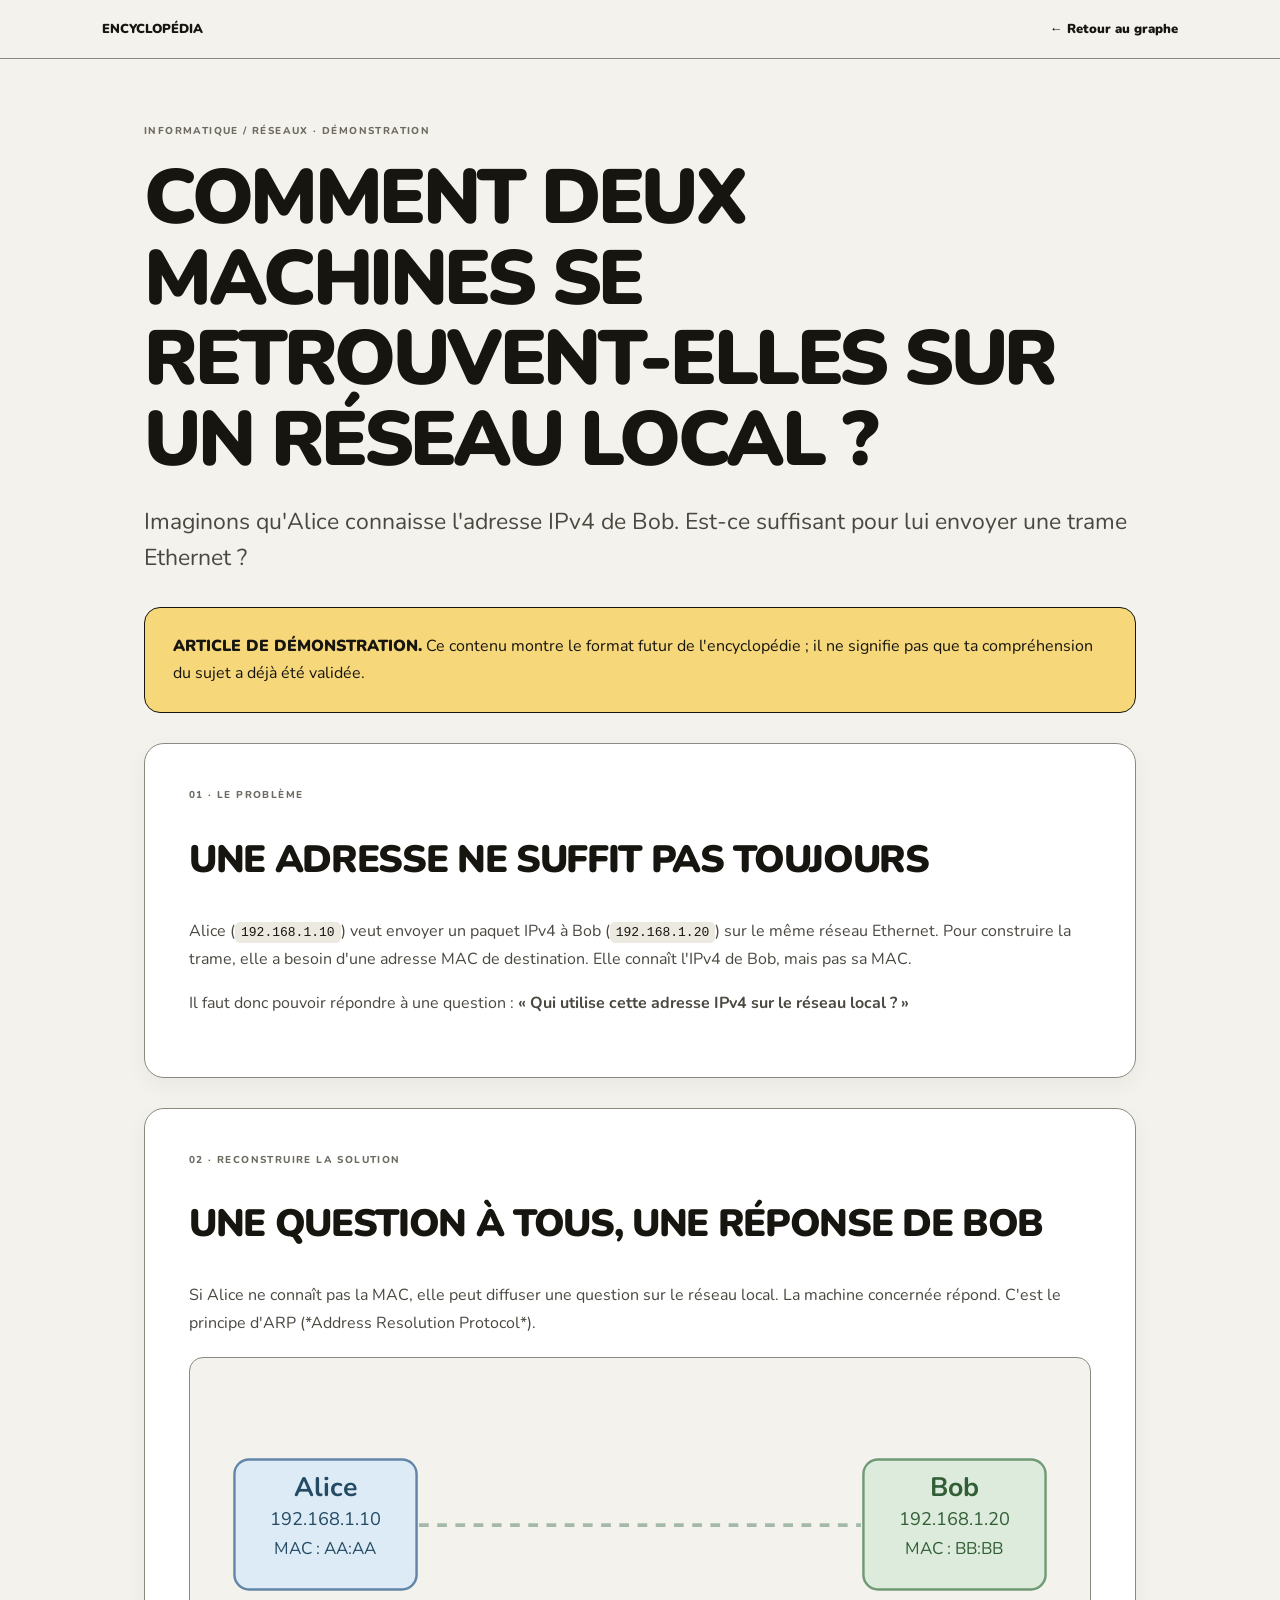
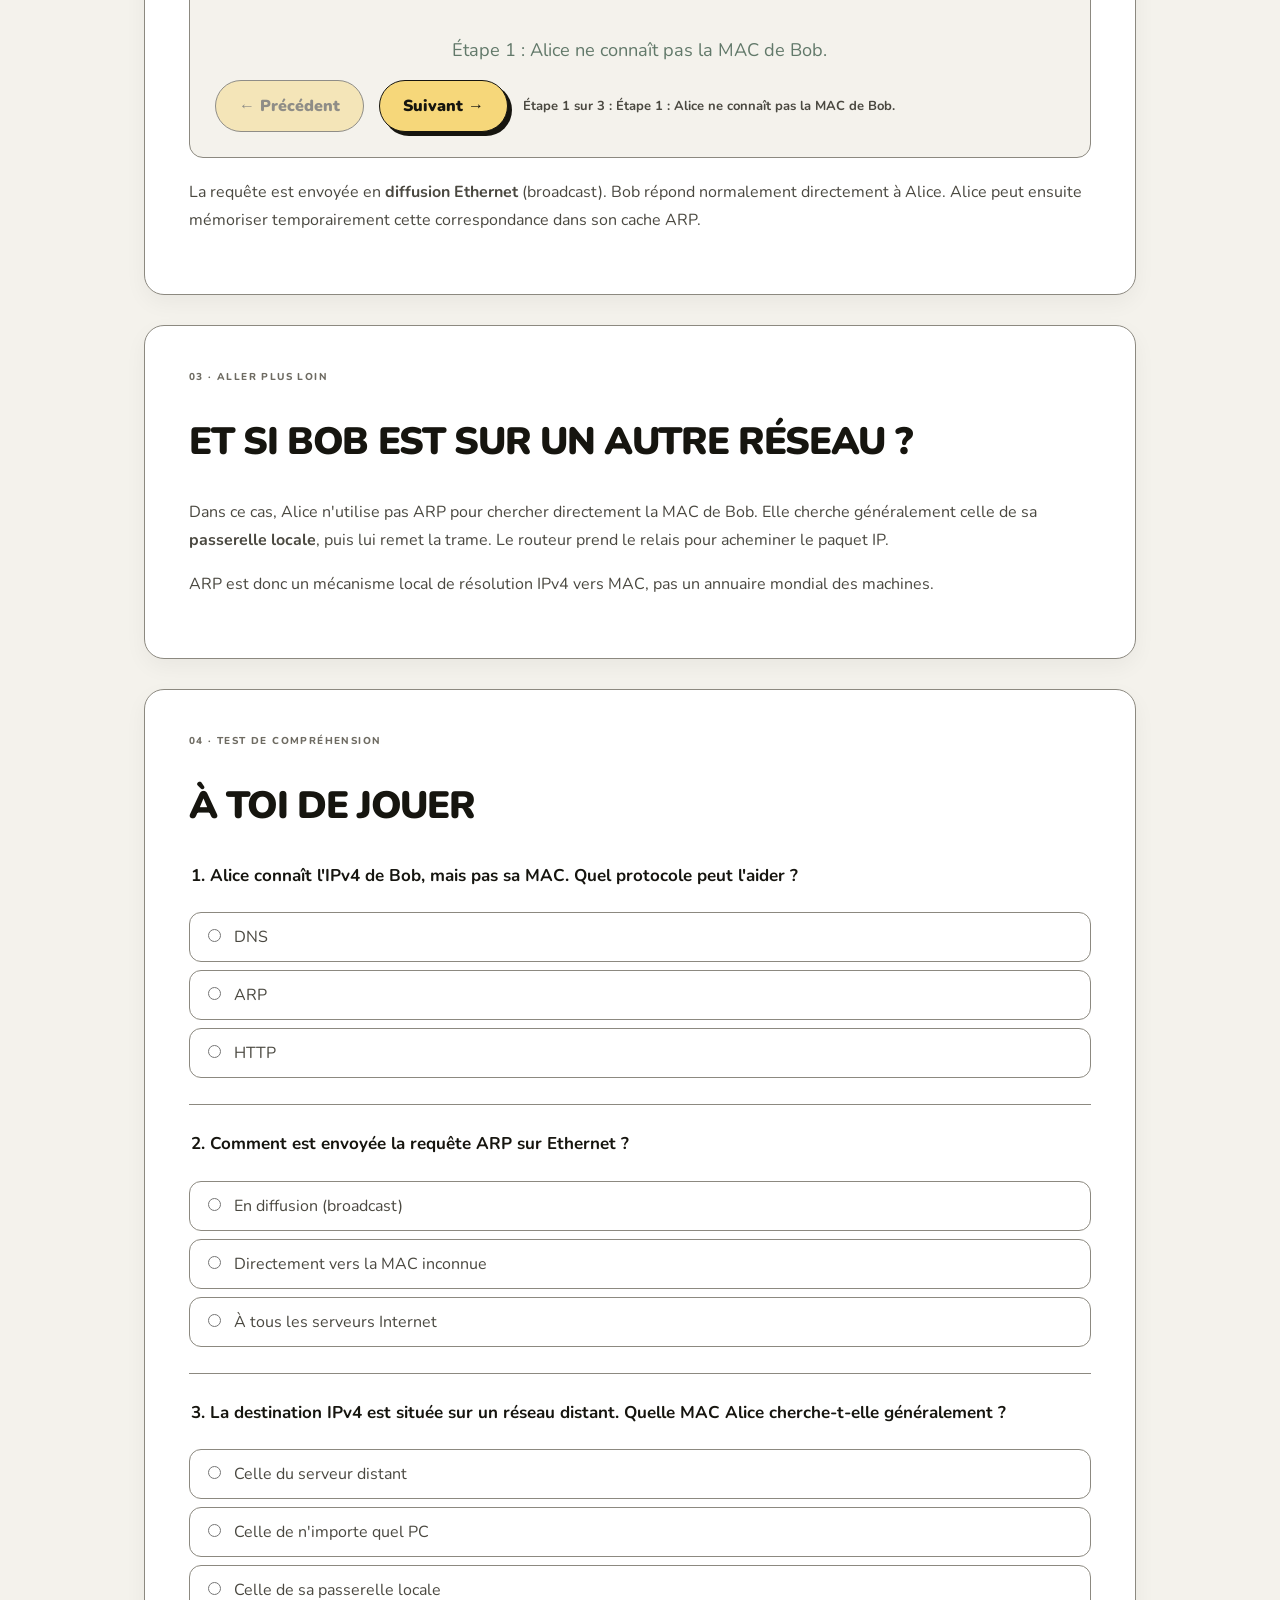
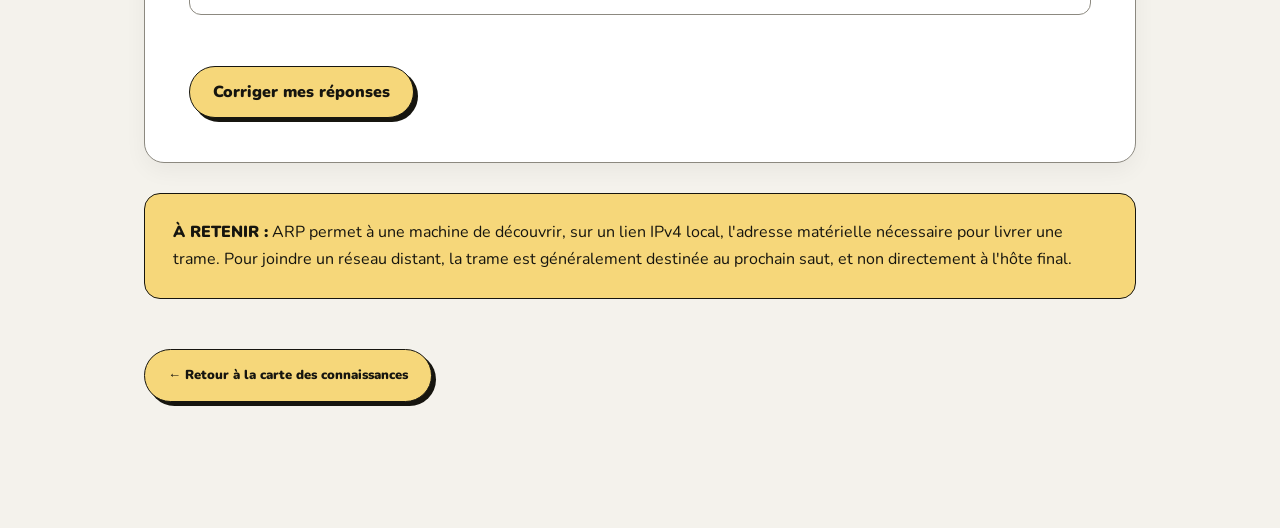
<file: informatique/reseaux/arp/index.html>
<!doctype html><html lang="fr"><head><meta charset="utf-8"><meta name="viewport" content="width=device-width,initial-scale=1"><meta name="description" content="Comprendre ARP depuis les premiers principes avec une animation et un QCM."><title>ARP — Encyclopédia</title><link rel="stylesheet" href="../../../moteur/styles.css"><link rel="stylesheet" href="../../../moteur/encre-sur-papier.css"></head><body class="article-body"><nav class="article-nav" aria-label="Navigation"><a href="../../../">ENCYCLOPÉDIA</a><a href="../../../#explorer">← Retour au graphe</a></nav><main class="article-main"><div class="eyebrow">INFORMATIQUE / RÉSEAUX · DÉMONSTRATION</div><h1>Comment deux machines se retrouvent-elles sur un réseau local ?</h1><p class="article-intro">Imaginons qu'Alice connaisse l'adresse IPv4 de Bob. Est-ce suffisant pour lui envoyer une trame Ethernet ?</p><div class="note"><strong>Article de démonstration.</strong> Ce contenu montre le format futur de l'encyclopédie ; il ne signifie pas que ta compréhension du sujet a déjà été validée.</div>
<section class="lesson-card"><div class="eyebrow">01 · LE PROBLÈME</div><h2>Une adresse ne suffit pas toujours</h2><p>Alice (<code>192.168.1.10</code>) veut envoyer un paquet IPv4 à Bob (<code>192.168.1.20</code>) sur le même réseau Ethernet. Pour construire la trame, elle a besoin d'une adresse MAC de destination. Elle connaît l'IPv4 de Bob, mais pas sa MAC.</p><p>Il faut donc pouvoir répondre à une question : <strong>« Qui utilise cette adresse IPv4 sur le réseau local ? »</strong></p></section>
<section class="lesson-card"><div class="eyebrow">02 · RECONSTRUIRE LA SOLUTION</div><h2>Une question à tous, une réponse de Bob</h2><p>Si Alice ne connaît pas la MAC, elle peut diffuser une question sur le réseau local. La machine concernée répond. C'est le principe d'ARP (*Address Resolution Protocol*).</p>
<div class="sim-stage" data-stepper><svg viewBox="0 0 700 240" role="img" aria-label="Simulation du dialogue ARP entre Alice et Bob"><rect x="16" y="63" width="150" height="107" rx="12" fill="#dcebf6" stroke="#6385a8" stroke-width="2"/><rect x="534" y="63" width="150" height="107" rx="12" fill="#dcebdc" stroke="#6f9a75" stroke-width="2"/><text x="91" y="93" text-anchor="middle" font-weight="bold" font-size="22" fill="#244b63">Alice</text><text x="91" y="117" text-anchor="middle" font-size="15" fill="#244b63">192.168.1.10</text><text x="91" y="141" text-anchor="middle" font-size="14" fill="#244b63">MAC : AA:AA</text><text x="609" y="93" text-anchor="middle" font-weight="bold" font-size="22" fill="#325e36">Bob</text><text x="609" y="117" text-anchor="middle" font-size="15" fill="#325e36">192.168.1.20</text><text x="609" y="141" text-anchor="middle" font-size="14" fill="#325e36">MAC : BB:BB</text><path d="M168 117 H532" stroke="#a5b9a8" stroke-width="3" stroke-dasharray="8 7"/><g id="request" data-step-panel data-step-min="1" hidden><path d="M169 107 H530" stroke="#bb893b" stroke-width="5"/><path d="M515 96 L533 107 L515 118" fill="none" stroke="#bb893b" stroke-width="5"/><text x="350" y="83" text-anchor="middle" font-size="17" fill="#a47627">Qui a 192.168.1.20 ?</text></g><g id="response" data-step-panel data-step-min="2" hidden><path d="M532 127 H169" stroke="#4c9a64" stroke-width="5"/><path d="M184 116 L166 127 L184 138" fill="none" stroke="#4c9a64" stroke-width="5"/><text x="350" y="170" text-anchor="middle" font-size="17" fill="#287744">C'est moi, ma MAC est BB:BB !</text></g><text x="350" y="225" text-anchor="middle" font-size="15" fill="#62796a" data-step-caption>Étape 1 : Alice ne connaît pas la MAC de Bob.</text></svg><ol class="sr-only" data-step-captions><li>Étape 1 : Alice ne connaît pas la MAC de Bob.</li><li>Étape 2 : Alice diffuse une requête ARP.</li><li>Étape 3 : Bob répond avec son adresse MAC.</li></ol><div class="sim-controls"><button data-step-back type="button">← Précédent</button><button data-step-next type="button">Suivant →</button><span class="sim-status" data-step-status aria-live="polite">Étape 1 sur 3</span></div></div>
<p>La requête est envoyée en <strong>diffusion Ethernet</strong> (broadcast). Bob répond normalement directement à Alice. Alice peut ensuite mémoriser temporairement cette correspondance dans son cache ARP.</p></section>
<section class="lesson-card"><div class="eyebrow">03 · ALLER PLUS LOIN</div><h2>Et si Bob est sur un autre réseau ?</h2><p>Dans ce cas, Alice n'utilise pas ARP pour chercher directement la MAC de Bob. Elle cherche généralement celle de sa <strong>passerelle locale</strong>, puis lui remet la trame. Le routeur prend le relais pour acheminer le paquet IP.</p><p>ARP est donc un mécanisme local de résolution IPv4 vers MAC, pas un annuaire mondial des machines.</p></section>
<section class="lesson-card quiz"><div class="eyebrow">04 · TEST DE COMPRÉHENSION</div><h2>À toi de jouer</h2><form data-quiz><fieldset data-answer="b" data-explanation="ARP résout localement une IPv4 vers une adresse MAC ; DNS résout des noms en adresses IP."><legend>1. Alice connaît l'IPv4 de Bob, mais pas sa MAC. Quel protocole peut l'aider ?</legend><label><input name="q1" type="radio" value="a" required> DNS</label><label><input name="q1" type="radio" value="b"> ARP</label><label><input name="q1" type="radio" value="c"> HTTP</label></fieldset><fieldset data-answer="a" data-explanation="La requête ARP est diffusée en Ethernet pour atteindre le propriétaire encore inconnu de l’adresse IP."><legend>2. Comment est envoyée la requête ARP sur Ethernet ?</legend><label><input name="q2" type="radio" value="a" required> En diffusion (broadcast)</label><label><input name="q2" type="radio" value="b"> Directement vers la MAC inconnue</label><label><input name="q2" type="radio" value="c"> À tous les serveurs Internet</label></fieldset><fieldset data-answer="c" data-explanation="Pour une destination hors du réseau local, Alice résout généralement la MAC de sa passerelle."><legend>3. La destination IPv4 est située sur un réseau distant. Quelle MAC Alice cherche-t-elle généralement ?</legend><label><input name="q3" type="radio" value="a" required> Celle du serveur distant</label><label><input name="q3" type="radio" value="b"> Celle de n'importe quel PC</label><label><input name="q3" type="radio" value="c"> Celle de sa passerelle locale</label></fieldset><button type="submit">Corriger mes réponses</button><div data-quiz-result class="quiz-result" aria-live="polite" hidden></div></form></section>
<section class="note"><strong>À retenir :</strong> ARP permet à une machine de découvrir, sur un lien IPv4 local, l'adresse matérielle nécessaire pour livrer une trame. Pour joindre un réseau distant, la trame est généralement destinée au prochain saut, et non directement à l'hôte final.</section><p style="margin-top:50px"><a class="button gold" href="../../../#explorer">← Retour à la carte des connaissances</a></p></main><script src="../../../moteur/lesson.js" defer></script></body></html>
</file>
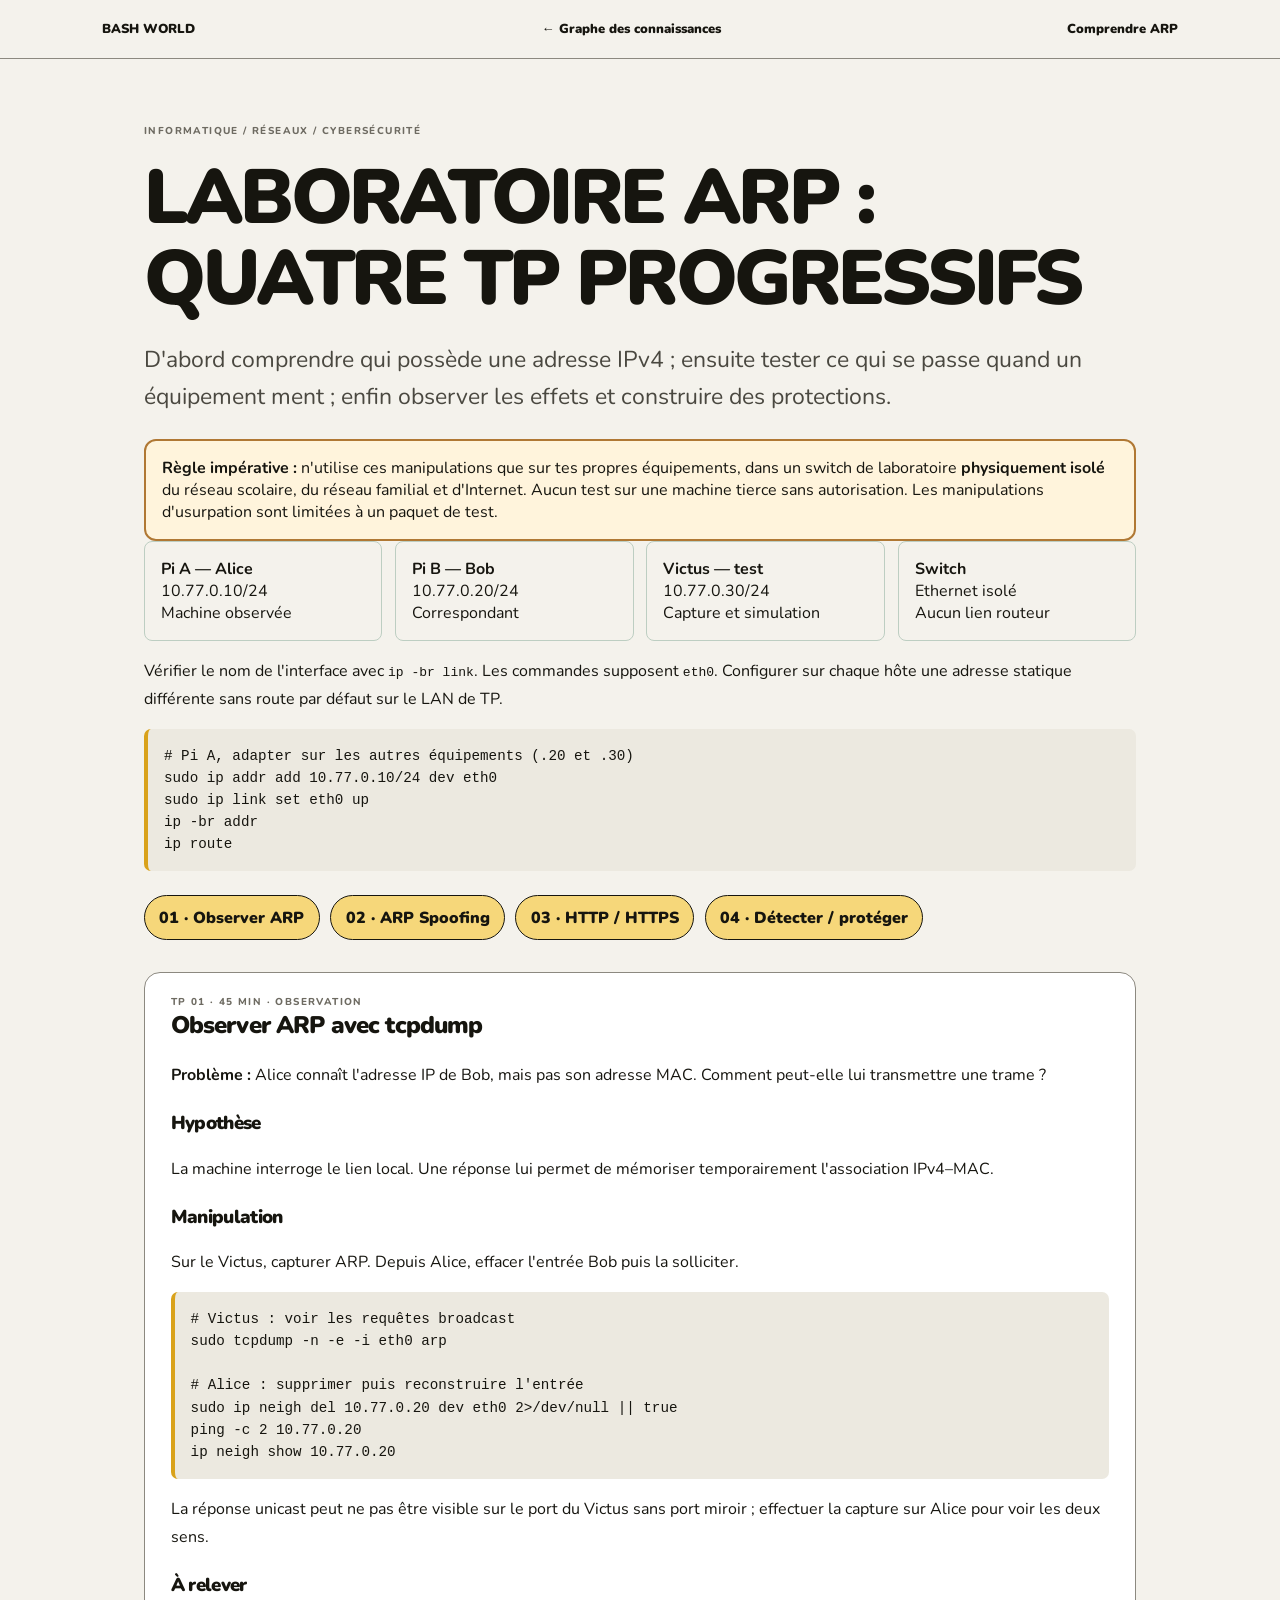
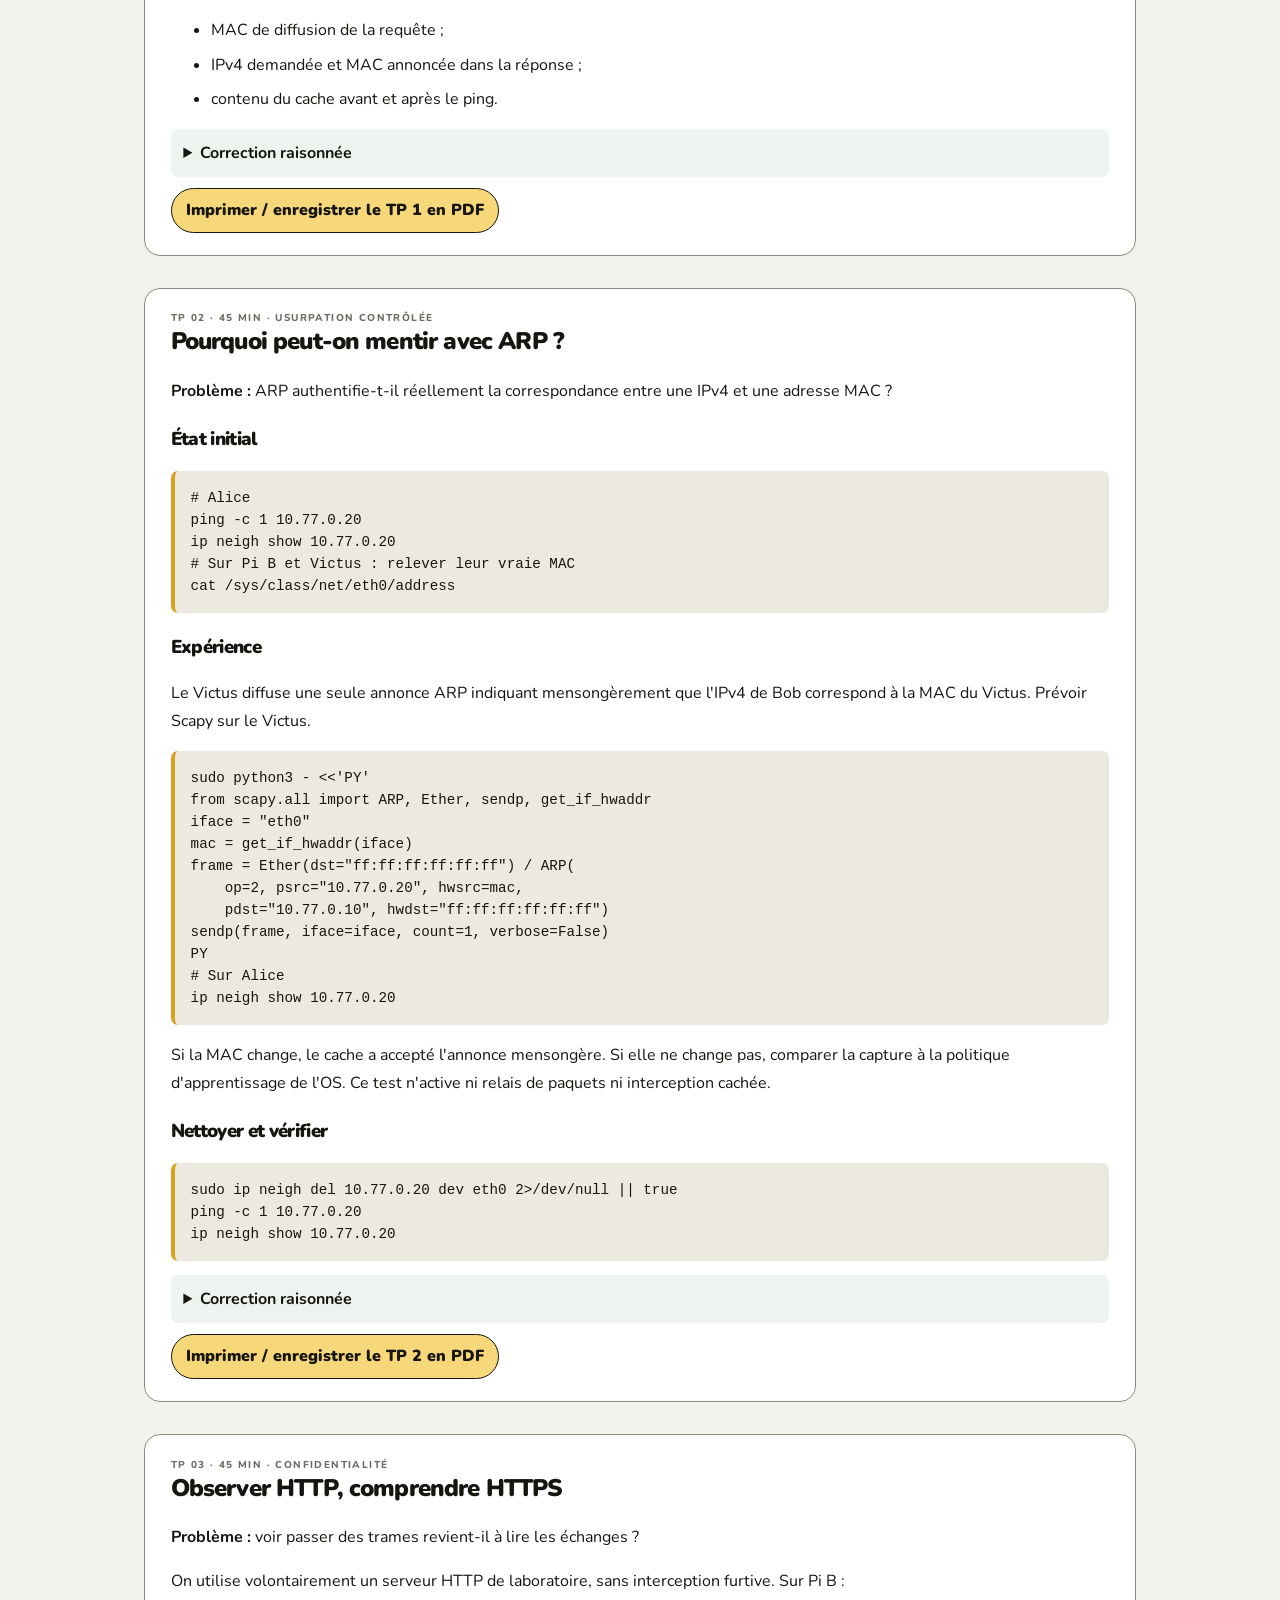
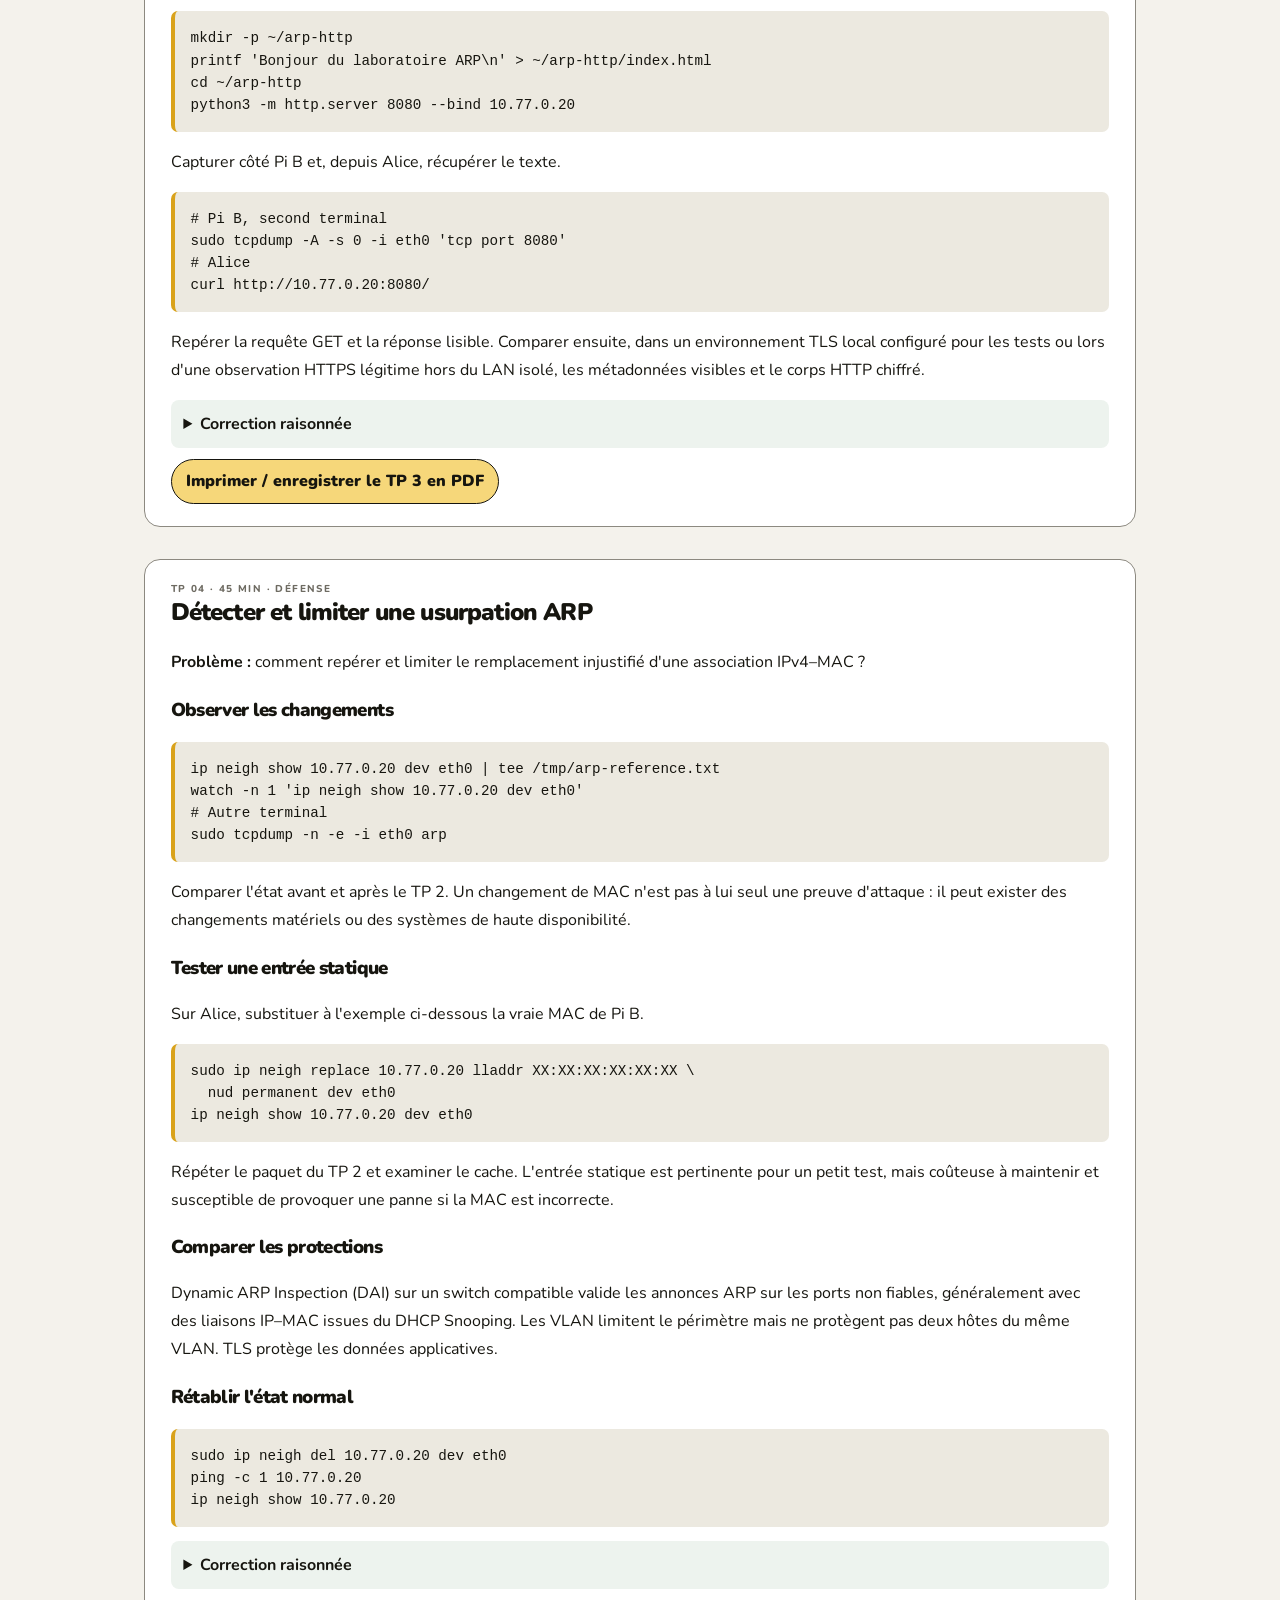
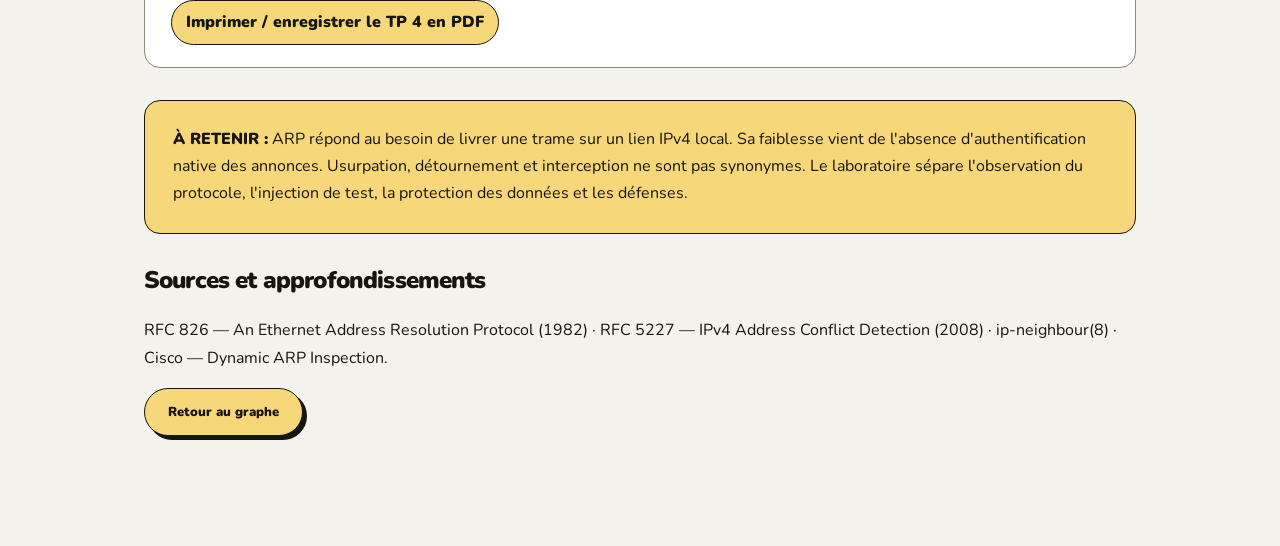
<file: informatique/reseaux/laboratoire-arp/index.html>
<!doctype html>
<html lang="fr"><head><meta charset="utf-8"><meta name="viewport" content="width=device-width, initial-scale=1">
<meta name="description" content="Quatre travaux pratiques sur ARP, l'usurpation ARP, HTTP/HTTPS et les protections, à réaliser sur un réseau isolé.">
<title>Laboratoire ARP — 4 TP | Bash World</title>
<link rel="stylesheet" href="../../../moteur/styles.css">
<style>
.lab-nav{display:flex;flex-wrap:wrap;gap:.65rem;margin:1.5rem 0}.lab-nav a,.lab-print{display:inline-block;border:1px solid #1C322D;border-radius:9px;padding:.65rem .9rem;color:#1C322D;background:#F8F3EE;text-decoration:none;font:inherit;cursor:pointer}
.lab-print{background:#EBB552;font-weight:700}.lab-code{white-space:pre-wrap;overflow-wrap:anywhere;background:#eaf0eb;border-left:4px solid #1C322D;border-radius:7px;padding:1rem;font-size:.89rem;line-height:1.55}
.lab-tp{margin:2rem 0;padding:1.4rem 1.6rem;background:#fff;border:1px solid #d3dcd5;border-radius:15px}
.lab-tp h2{margin-top:0}.lab-tp h3{margin-top:1.3rem}.lab-safety{border:2px solid #b07834;background:#fff4dc;padding:1rem;border-radius:12px}.lab-grid{display:grid;grid-template-columns:repeat(auto-fit,minmax(180px,1fr));gap:.8rem}.lab-grid div{padding:1rem;border:1px solid #bdcec2;border-radius:8px}.lab-tp details{background:#edf3ee;padding:.8rem;margin:.7rem 0;border-radius:8px}.lab-tp summary{cursor:pointer;font-weight:700}.lab-check li{margin:.4rem 0}
@media print{body[data-print-tp] .article-nav,body[data-print-tp] .lab-intro,body[data-print-tp] .lab-nav,body[data-print-tp] .lab-print,body[data-print-tp] .lab-footer{display:none!important}body[data-print-tp] .lab-tp{display:none!important;border:0;padding:0}body[data-print-tp="tp1"] #tp1,body[data-print-tp="tp2"] #tp2,body[data-print-tp="tp3"] #tp3,body[data-print-tp="tp4"] #tp4{display:block!important}body[data-print-tp] .article-main{max-width:100%;margin:0}details>*{display:block!important}.lab-tp{break-inside:auto}.lab-code{white-space:pre-wrap}a{color:#111!important}}
</style><link rel="stylesheet" href="../../../moteur/encre-sur-papier.css"></head>
<body class="article-body"><nav class="article-nav" aria-label="Navigation"><a href="../../../">BASH WORLD</a><a href="../../../#explorer">← Graphe des connaissances</a><a href="../arp/">Comprendre ARP</a></nav>
<main class="article-main">
<div class="lab-intro"><div class="eyebrow">INFORMATIQUE / RÉSEAUX / CYBERSÉCURITÉ</div><h1>Laboratoire ARP : quatre TP progressifs</h1>
<p class="article-intro">D'abord comprendre qui possède une adresse IPv4 ; ensuite tester ce qui se passe quand un équipement ment ; enfin observer les effets et construire des protections.</p>
<div class="lab-safety"><strong>Règle impérative :</strong> n'utilise ces manipulations que sur tes propres équipements, dans un switch de laboratoire <strong>physiquement isolé</strong> du réseau scolaire, du réseau familial et d'Internet. Aucun test sur une machine tierce sans autorisation. Les manipulations d'usurpation sont limitées à un paquet de test.</div>
<div class="lab-grid" aria-label="Topologie"><div><strong>Pi A — Alice</strong><br>10.77.0.10/24<br>Machine observée</div><div><strong>Pi B — Bob</strong><br>10.77.0.20/24<br>Correspondant</div><div><strong>Victus — test</strong><br>10.77.0.30/24<br>Capture et simulation</div><div><strong>Switch</strong><br>Ethernet isolé<br>Aucun lien routeur</div></div>
<p>Vérifier le nom de l'interface avec <code>ip -br link</code>. Les commandes supposent <code>eth0</code>. Configurer sur chaque hôte une adresse statique différente sans route par défaut sur le LAN de TP.</p>
<pre class="lab-code"># Pi A, adapter sur les autres équipements (.20 et .30)
sudo ip addr add 10.77.0.10/24 dev eth0
sudo ip link set eth0 up
ip -br addr
ip route</pre></div>
<div class="lab-nav"><a href="#tp1">01 · Observer ARP</a><a href="#tp2">02 · ARP Spoofing</a><a href="#tp3">03 · HTTP / HTTPS</a><a href="#tp4">04 · Détecter / protéger</a></div>
<section class="lab-tp" id="tp1"><div class="eyebrow">TP 01 · 45 MIN · OBSERVATION</div><h2>Observer ARP avec tcpdump</h2><p><strong>Problème :</strong> Alice connaît l'adresse IP de Bob, mais pas son adresse MAC. Comment peut-elle lui transmettre une trame ?</p>
<h3>Hypothèse</h3><p>La machine interroge le lien local. Une réponse lui permet de mémoriser temporairement l'association IPv4–MAC.</p>
<h3>Manipulation</h3><p>Sur le Victus, capturer ARP. Depuis Alice, effacer l'entrée Bob puis la solliciter.</p>
<pre class="lab-code"># Victus : voir les requêtes broadcast
sudo tcpdump -n -e -i eth0 arp

# Alice : supprimer puis reconstruire l'entrée
sudo ip neigh del 10.77.0.20 dev eth0 2>/dev/null || true
ping -c 2 10.77.0.20
ip neigh show 10.77.0.20</pre>
<p>La réponse unicast peut ne pas être visible sur le port du Victus sans port miroir ; effectuer la capture sur Alice pour voir les deux sens.</p>
<h3>À relever</h3><ul class="lab-check"><li>MAC de diffusion de la requête ;</li><li>IPv4 demandée et MAC annoncée dans la réponse ;</li><li>contenu du cache avant et après le ping.</li></ul>
<details><summary>Correction raisonnée</summary><p>ARP traduit une IPv4 locale connue en adresse de liaison. La demande est broadcast parce que la MAC recherchée est inconnue. Pour une destination distante, Alice chercherait généralement la MAC de son prochain saut, et non celle du serveur distant.</p></details>
<button class="lab-print" data-print="tp1">Imprimer / enregistrer le TP 1 en PDF</button></section>
<section class="lab-tp" id="tp2"><div class="eyebrow">TP 02 · 45 MIN · USURPATION CONTRÔLÉE</div><h2>Pourquoi peut-on mentir avec ARP ?</h2><p><strong>Problème :</strong> ARP authentifie-t-il réellement la correspondance entre une IPv4 et une adresse MAC ?</p>
<h3>État initial</h3><pre class="lab-code"># Alice
ping -c 1 10.77.0.20
ip neigh show 10.77.0.20
# Sur Pi B et Victus : relever leur vraie MAC
cat /sys/class/net/eth0/address</pre>
<h3>Expérience</h3><p>Le Victus diffuse une seule annonce ARP indiquant mensongèrement que l'IPv4 de Bob correspond à la MAC du Victus. Prévoir Scapy sur le Victus.</p>
<pre class="lab-code">sudo python3 - &lt;&lt;'PY'
from scapy.all import ARP, Ether, sendp, get_if_hwaddr
iface = "eth0"
mac = get_if_hwaddr(iface)
frame = Ether(dst="ff:ff:ff:ff:ff:ff") / ARP(
    op=2, psrc="10.77.0.20", hwsrc=mac,
    pdst="10.77.0.10", hwdst="ff:ff:ff:ff:ff:ff")
sendp(frame, iface=iface, count=1, verbose=False)
PY
# Sur Alice
ip neigh show 10.77.0.20</pre>
<p>Si la MAC change, le cache a accepté l'annonce mensongère. Si elle ne change pas, comparer la capture à la politique d'apprentissage de l'OS. Ce test n'active ni relais de paquets ni interception cachée.</p>
<h3>Nettoyer et vérifier</h3><pre class="lab-code">sudo ip neigh del 10.77.0.20 dev eth0 2>/dev/null || true
ping -c 1 10.77.0.20
ip neigh show 10.77.0.20</pre>
<details><summary>Correction raisonnée</summary><p>ARP ne fournit pas de preuve cryptographique d'identité. Une fausse annonce peut empoisonner le cache selon le système et son état. Cela ne suffit pas à établir un MITM : faire transiter correctement le trafic à travers l'attaquant exige d'autres conditions.</p></details>
<button class="lab-print" data-print="tp2">Imprimer / enregistrer le TP 2 en PDF</button></section>
<section class="lab-tp" id="tp3"><div class="eyebrow">TP 03 · 45 MIN · CONFIDENTIALITÉ</div><h2>Observer HTTP, comprendre HTTPS</h2><p><strong>Problème :</strong> voir passer des trames revient-il à lire les échanges ?</p>
<p>On utilise volontairement un serveur HTTP de laboratoire, sans interception furtive. Sur Pi B :</p>
<pre class="lab-code">mkdir -p ~/arp-http
printf 'Bonjour du laboratoire ARP\n' &gt; ~/arp-http/index.html
cd ~/arp-http
python3 -m http.server 8080 --bind 10.77.0.20</pre>
<p>Capturer côté Pi B et, depuis Alice, récupérer le texte.</p>
<pre class="lab-code"># Pi B, second terminal
sudo tcpdump -A -s 0 -i eth0 'tcp port 8080'
# Alice
curl http://10.77.0.20:8080/</pre>
<p>Repérer la requête GET et la réponse lisible. Comparer ensuite, dans un environnement TLS local configuré pour les tests ou lors d'une observation HTTPS légitime hors du LAN isolé, les métadonnées visibles et le corps HTTP chiffré.</p>
<details><summary>Correction raisonnée</summary><p>HTTP non chiffré peut exposer requêtes et réponses. HTTPS (TLS correctement validé) protège le contenu applicatif contre un observateur réseau. ARP Spoofing n'annule pas à lui seul les protections TLS ; ne jamais ignorer une alerte de certificat.</p></details>
<button class="lab-print" data-print="tp3">Imprimer / enregistrer le TP 3 en PDF</button></section>
<section class="lab-tp" id="tp4"><div class="eyebrow">TP 04 · 45 MIN · DÉFENSE</div><h2>Détecter et limiter une usurpation ARP</h2><p><strong>Problème :</strong> comment repérer et limiter le remplacement injustifié d'une association IPv4–MAC ?</p>
<h3>Observer les changements</h3><pre class="lab-code">ip neigh show 10.77.0.20 dev eth0 | tee /tmp/arp-reference.txt
watch -n 1 'ip neigh show 10.77.0.20 dev eth0'
# Autre terminal
sudo tcpdump -n -e -i eth0 arp</pre>
<p>Comparer l'état avant et après le TP 2. Un changement de MAC n'est pas à lui seul une preuve d'attaque : il peut exister des changements matériels ou des systèmes de haute disponibilité.</p>
<h3>Tester une entrée statique</h3><p>Sur Alice, substituer à l'exemple ci-dessous la vraie MAC de Pi B.</p>
<pre class="lab-code">sudo ip neigh replace 10.77.0.20 lladdr XX:XX:XX:XX:XX:XX \
  nud permanent dev eth0
ip neigh show 10.77.0.20 dev eth0</pre>
<p>Répéter le paquet du TP 2 et examiner le cache. L'entrée statique est pertinente pour un petit test, mais coûteuse à maintenir et susceptible de provoquer une panne si la MAC est incorrecte.</p>
<h3>Comparer les protections</h3><p>Dynamic ARP Inspection (DAI) sur un switch compatible valide les annonces ARP sur les ports non fiables, généralement avec des liaisons IP–MAC issues du DHCP Snooping. Les VLAN limitent le périmètre mais ne protègent pas deux hôtes du même VLAN. TLS protège les données applicatives.</p>
<h3>Rétablir l'état normal</h3><pre class="lab-code">sudo ip neigh del 10.77.0.20 dev eth0
ping -c 1 10.77.0.20
ip neigh show 10.77.0.20</pre>
<details><summary>Correction raisonnée</summary><p>Surveillance = détecter ; entrée permanente = figer une association sur un hôte ; DAI = filtrer des réponses ARP au niveau du switch ; TLS = préserver la confidentialité et l'authenticité applicative. Aucune de ces mesures ne remplace entièrement les autres.</p></details>
<button class="lab-print" data-print="tp4">Imprimer / enregistrer le TP 4 en PDF</button></section>
<section class="lab-footer note"><strong>À retenir :</strong> ARP répond au besoin de livrer une trame sur un lien IPv4 local. Sa faiblesse vient de l'absence d'authentification native des annonces. Usurpation, détournement et interception ne sont pas synonymes. Le laboratoire sépare l'observation du protocole, l'injection de test, la protection des données et les défenses.</section>
<section class="lab-footer"><h2>Sources et approfondissements</h2><p><a href="https://www.rfc-editor.org/rfc/rfc826">RFC 826 — An Ethernet Address Resolution Protocol (1982)</a> · <a href="https://www.rfc-editor.org/rfc/rfc5227">RFC 5227 — IPv4 Address Conflict Detection (2008)</a> · <a href="https://man7.org/linux/man-pages/man8/ip-neighbour.8.html">ip-neighbour(8)</a> · <a href="https://www.cisco.com/c/en/us/td/docs/switches/lan/catalyst9400/software/release/17-18/configuration_guide/sec/b_1718_sec_9400_cg/configuring_dynamic_arp_inspection.html">Cisco — Dynamic ARP Inspection</a>.</p><a class="button gold" href="../../../#explorer">Retour au graphe</a></section>
</main>
<script>document.querySelectorAll('[data-print]').forEach(button => button.addEventListener('click', () => { document.body.dataset.printTp = button.dataset.print; window.print(); }));window.addEventListener('afterprint',()=>{delete document.body.dataset.printTp});</script>
</body></html>
</file>
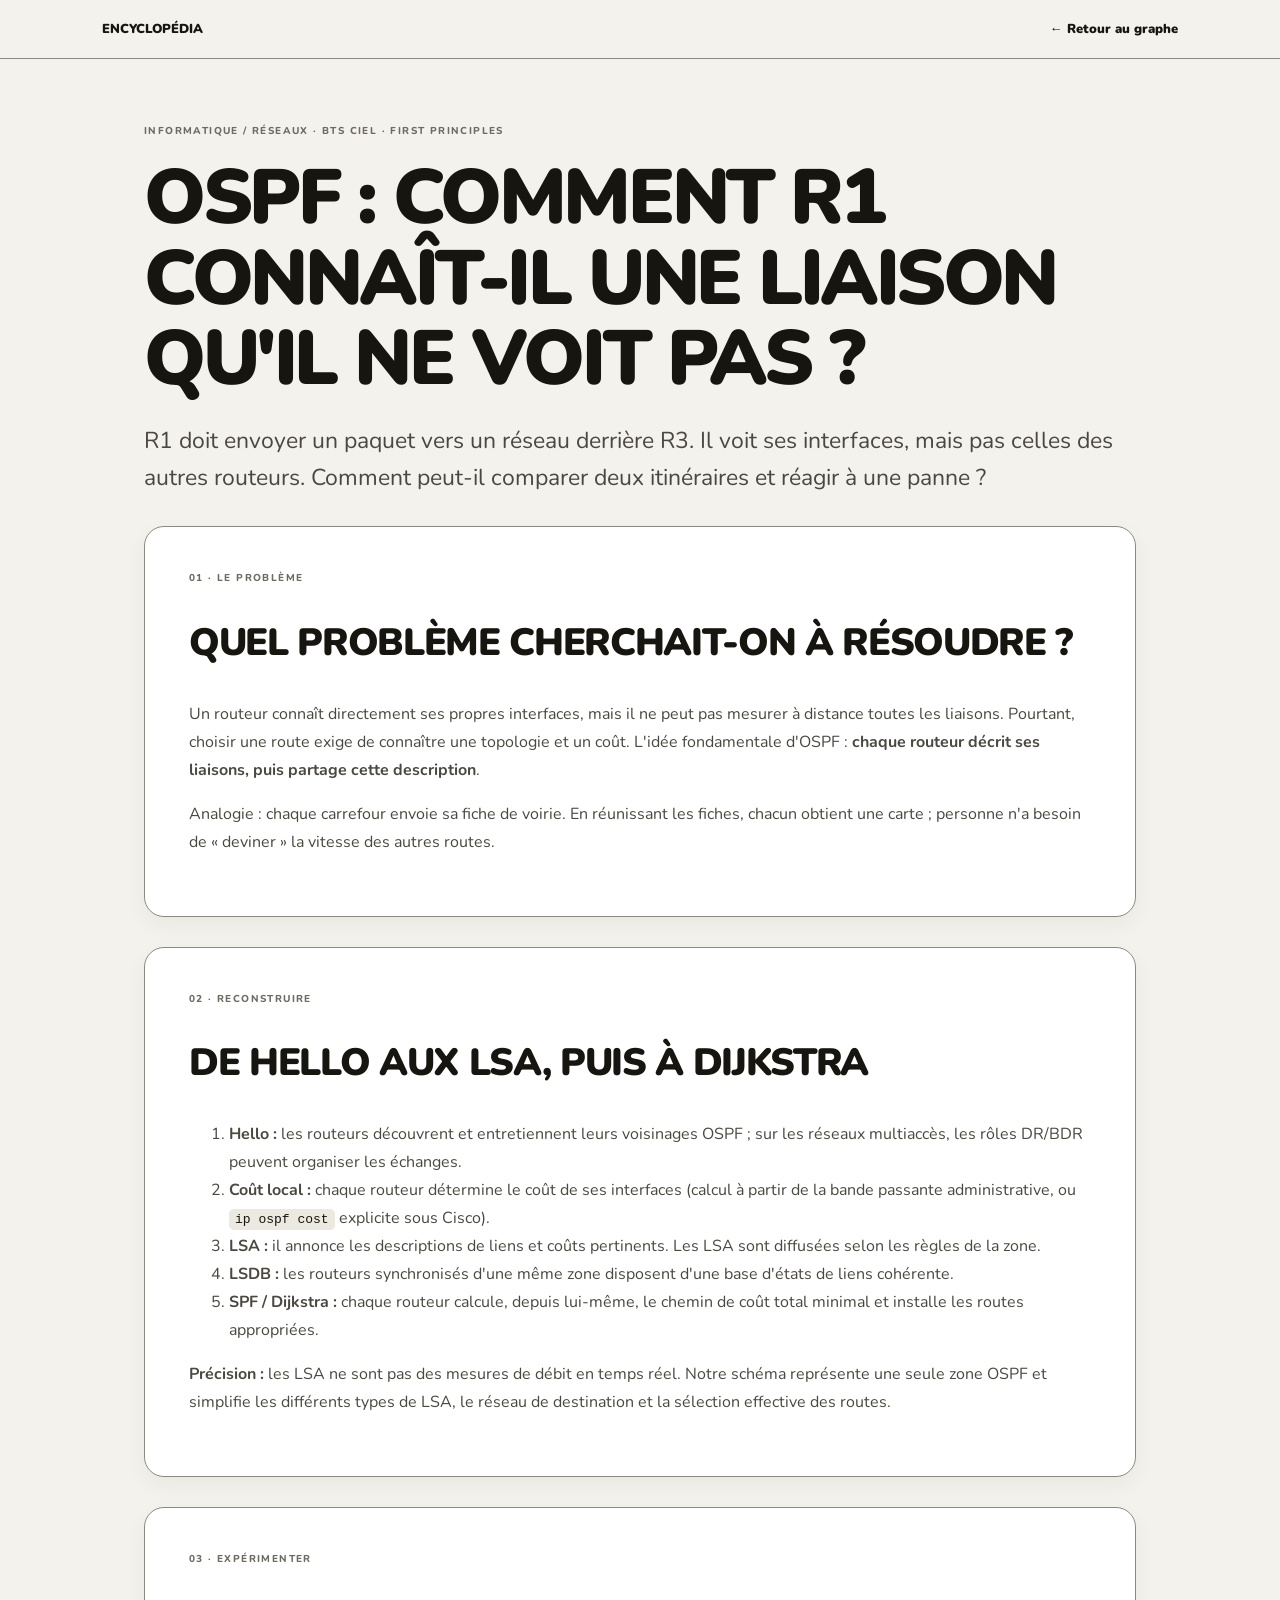
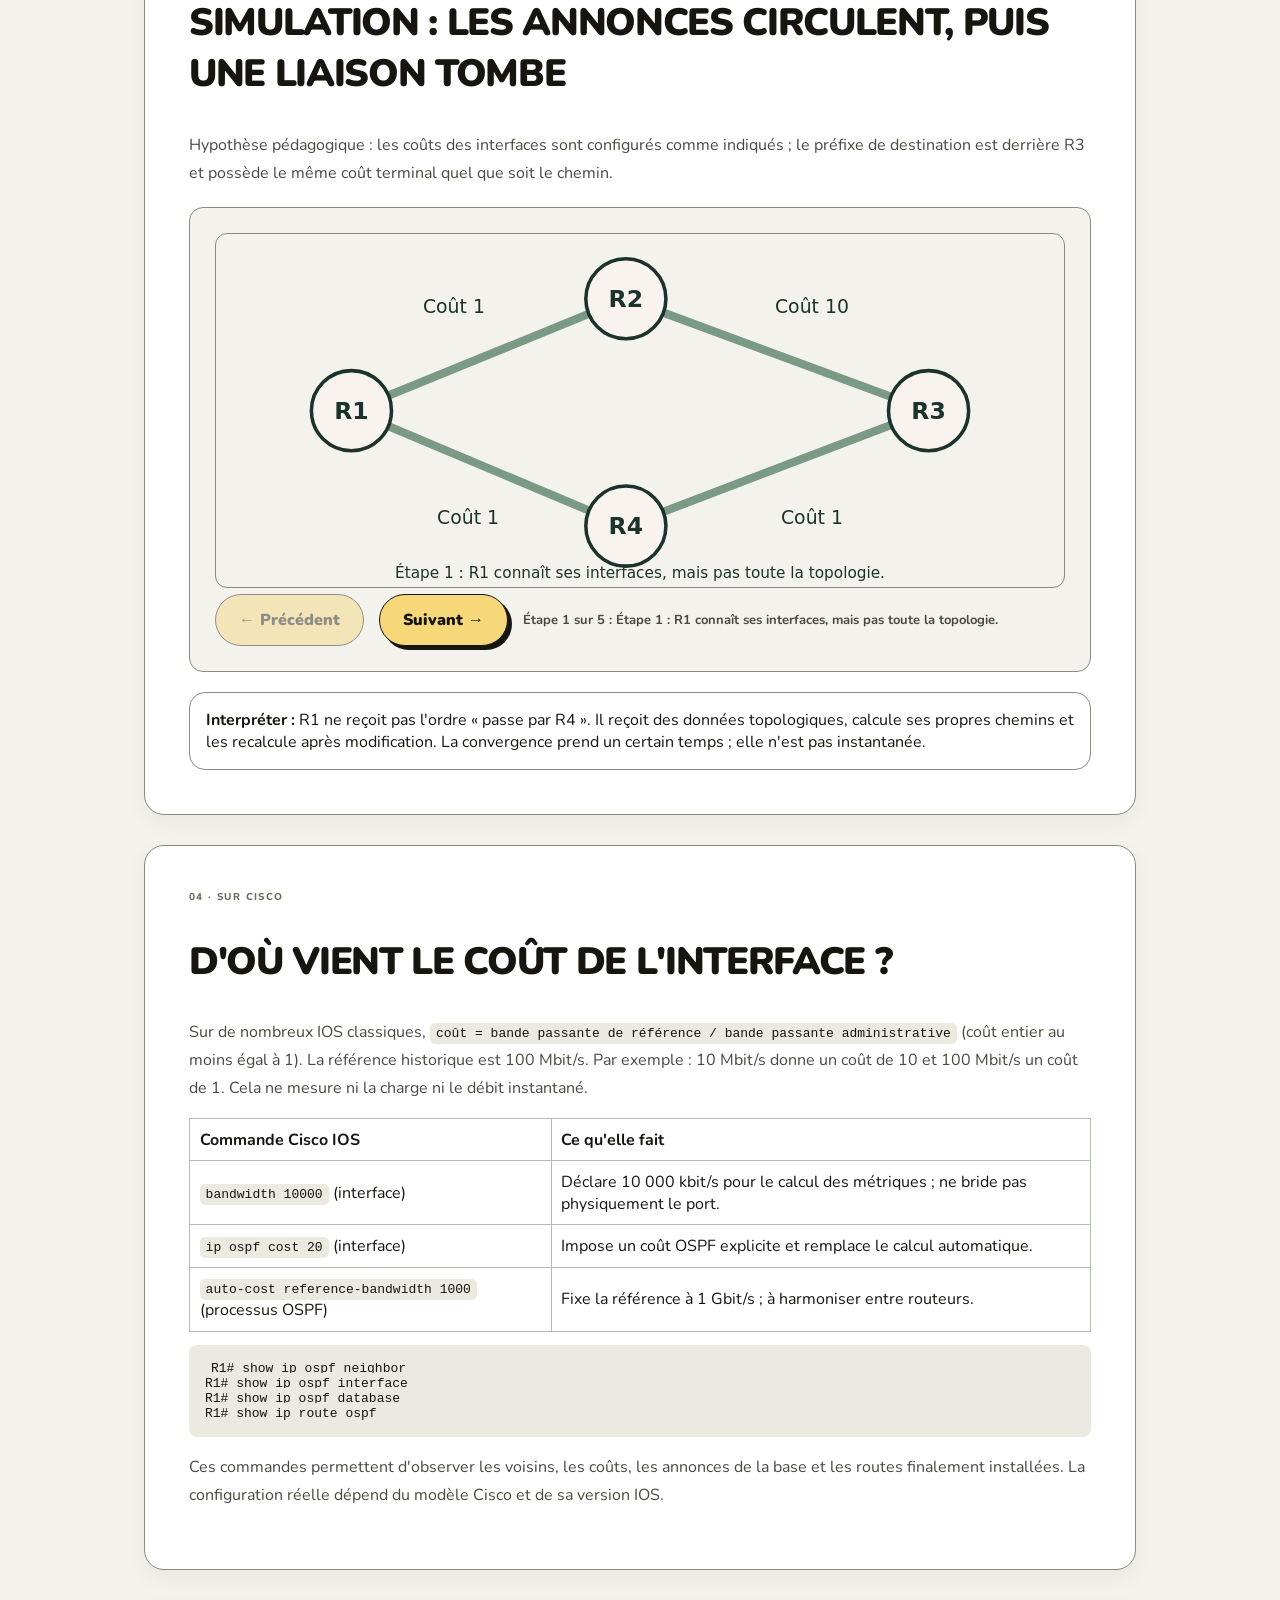
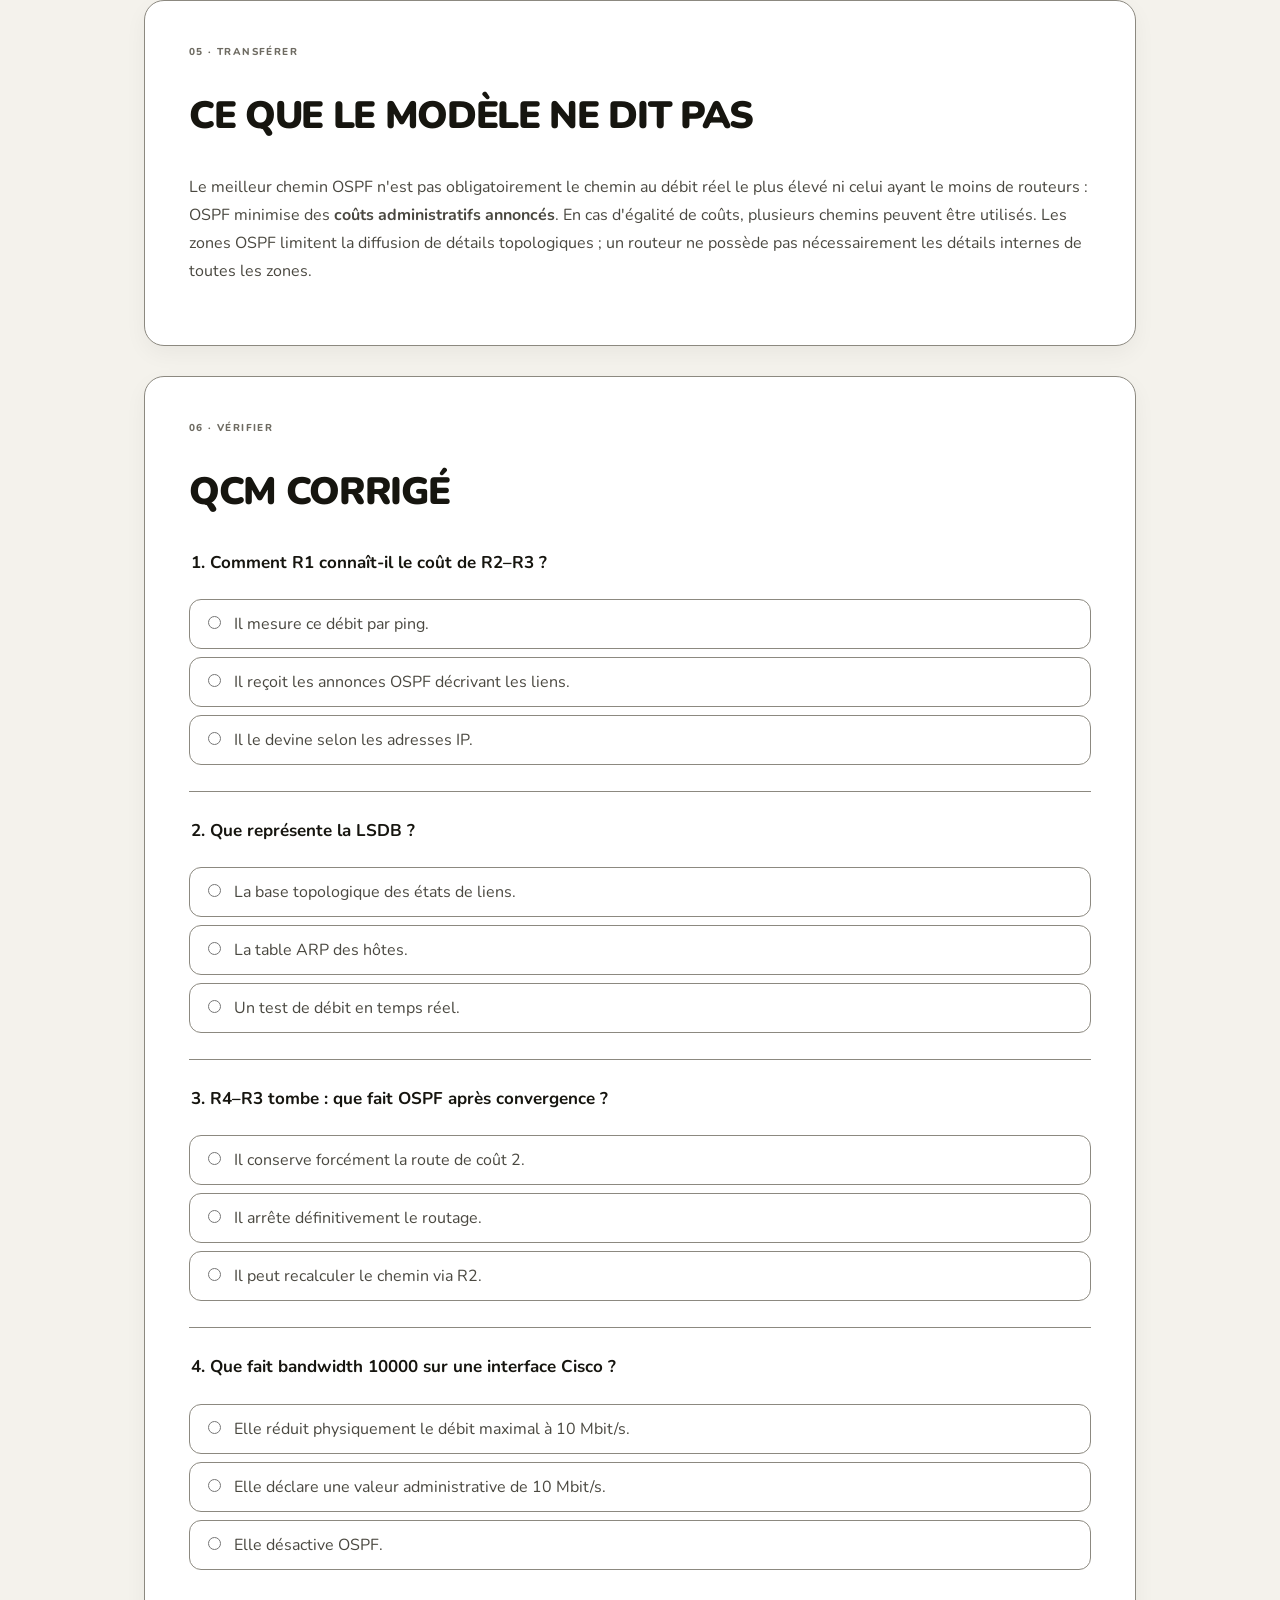
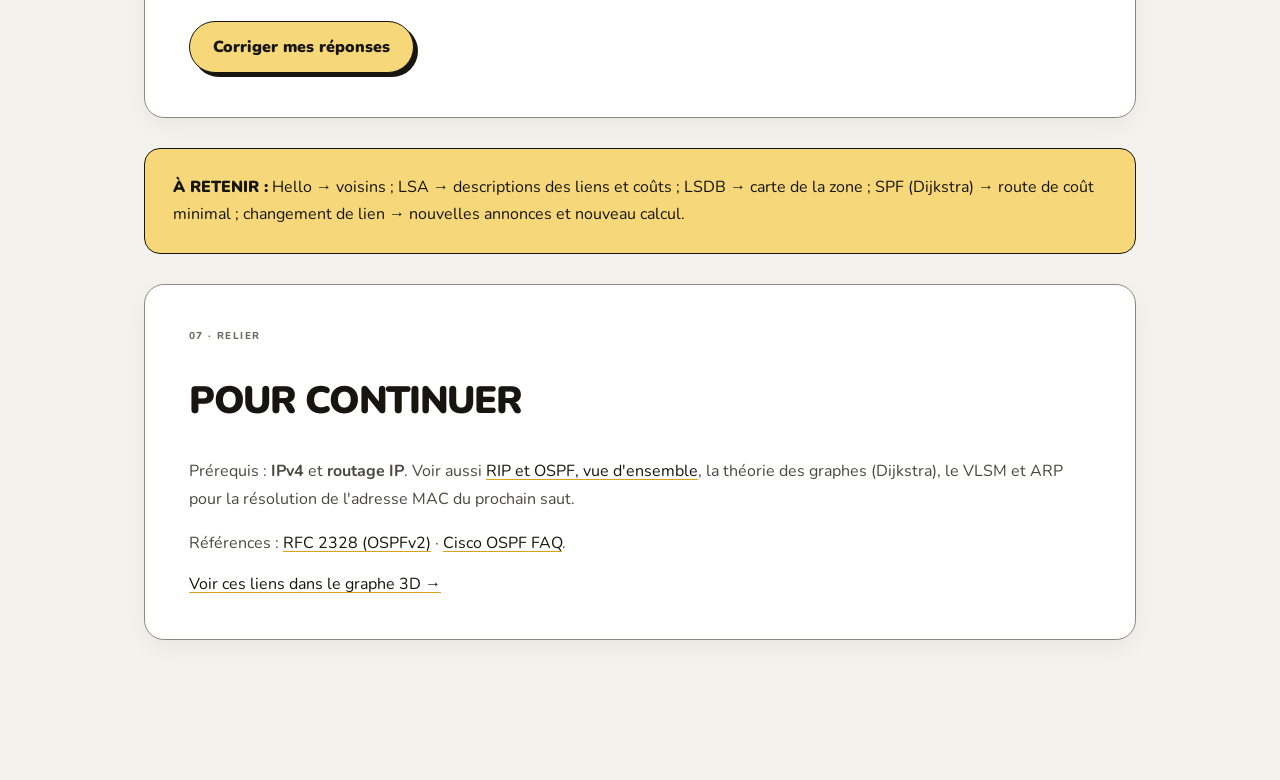
<file: informatique/reseaux/ospf-lsa-lsdb/index.html>
<!doctype html>
<html lang="fr">
<head>
<meta charset="utf-8"><meta name="viewport" content="width=device-width,initial-scale=1">
<meta name="description" content="Simulation pas à pas : comment OSPF échange les LSA, constitue sa LSDB et recalcule un itinéraire après une panne.">
<title>OSPF : comment un routeur connaît-il les autres liaisons ? — Encyclopédia</title>
<link rel="stylesheet" href="../../../moteur/styles.css">
<style>
.network{width:100%;height:auto;background:#eef2e8;border-radius:12px}
.network text{font-family:system-ui,sans-serif;fill:#1c322d}
.network .edge{stroke:#7a9a86;stroke-width:7;fill:none}
.network .bad{stroke:#b54f46;stroke-dasharray:9 7}
.network .good{stroke:#26865e;stroke-width:11;fill:none}
.network .router{fill:#f8f3ee;stroke:#1c322d;stroke-width:3}
.network [hidden]{display:none}
.article-main pre{padding:1rem;background:#e7eadf;overflow-x:auto;border-radius:8px}
.article-main table{border-collapse:collapse;width:100%;display:block;overflow-x:auto}
.article-main td,.article-main th{border:1px solid #aebfae;padding:.6rem;text-align:left}
.inset{padding:1rem;border-radius:10px;background:#e9eee4}
@media(prefers-reduced-motion:reduce){*,*:before,*:after{animation:none!important;transition:none!important;scroll-behavior:auto!important}}
</style>
<link rel="stylesheet" href="../../../moteur/encre-sur-papier.css"></head>
<body class="article-body">
<nav class="article-nav" aria-label="Navigation"><a href="../../../">ENCYCLOPÉDIA</a><a href="../../../#explorer">← Retour au graphe</a></nav>
<main class="article-main" id="contenu">
<div class="eyebrow">INFORMATIQUE / RÉSEAUX · BTS CIEL · FIRST PRINCIPLES</div>
<h1>OSPF : comment R1 connaît-il une liaison qu'il ne voit pas ?</h1>
<p class="article-intro">R1 doit envoyer un paquet vers un réseau derrière R3. Il voit ses interfaces, mais pas celles des autres routeurs. Comment peut-il comparer deux itinéraires et réagir à une panne ?</p>
<section class="lesson-card"><div class="eyebrow">01 · LE PROBLÈME</div>
<h2>Quel problème cherchait-on à résoudre ?</h2>
<p>Un routeur connaît directement ses propres interfaces, mais il ne peut pas mesurer à distance toutes les liaisons. Pourtant, choisir une route exige de connaître une topologie et un coût. L'idée fondamentale d'OSPF : <strong>chaque routeur décrit ses liaisons, puis partage cette description</strong>.</p>
<p>Analogie : chaque carrefour envoie sa fiche de voirie. En réunissant les fiches, chacun obtient une carte ; personne n'a besoin de « deviner » la vitesse des autres routes.</p></section>
<section class="lesson-card"><div class="eyebrow">02 · RECONSTRUIRE</div>
<h2>De Hello aux LSA, puis à Dijkstra</h2>
<ol><li><strong>Hello :</strong> les routeurs découvrent et entretiennent leurs voisinages OSPF ; sur les réseaux multiaccès, les rôles DR/BDR peuvent organiser les échanges.</li>
<li><strong>Coût local :</strong> chaque routeur détermine le coût de ses interfaces (calcul à partir de la bande passante administrative, ou <code>ip ospf cost</code> explicite sous Cisco).</li>
<li><strong>LSA :</strong> il annonce les descriptions de liens et coûts pertinents. Les LSA sont diffusées selon les règles de la zone.</li>
<li><strong>LSDB :</strong> les routeurs synchronisés d'une même zone disposent d'une base d'états de liens cohérente.</li>
<li><strong>SPF / Dijkstra :</strong> chaque routeur calcule, depuis lui-même, le chemin de coût total minimal et installe les routes appropriées.</li></ol>
<p><strong>Précision :</strong> les LSA ne sont pas des mesures de débit en temps réel. Notre schéma représente une seule zone OSPF et simplifie les différents types de LSA, le réseau de destination et la sélection effective des routes.</p></section>
<section class="lesson-card"><div class="eyebrow">03 · EXPÉRIMENTER</div>
<h2>Simulation : les annonces circulent, puis une liaison tombe</h2>
<p>Hypothèse pédagogique : les coûts des interfaces sont configurés comme indiqués ; le préfixe de destination est derrière R3 et possède le même coût terminal quel que soit le chemin.</p>
<div class="sim-stage" data-stepper>
<svg class="network" viewBox="0 0 720 300" role="img" aria-label="Quatre routeurs : R1 vers R2 puis R3, coûts 1 et 10 ; R1 vers R4 puis R3, coûts 1 et 1. Simulation de découverte, diffusion LSA, calcul SPF et panne R4–R3.">
<path class="edge" d="M115 150L348 55L605 150M115 150L348 248L605 150"/>
<g data-step-panel data-step-min="2" data-step-max="2"><path class="good" d="M115 150L348 248L605 150"/></g>
<g data-step-panel data-step-min="3" data-step-max="3"><path class="edge bad" d="M348 248L605 150"/></g>
<g data-step-panel data-step-min="4" data-step-max="4"><path class="edge bad" d="M348 248L605 150"/><path class="good" d="M115 150L348 55L605 150"/></g>
<g fill="#1c322d" font-size="16" text-anchor="middle"><text x="202" y="67">Coût 1</text><text x="506" y="67">Coût 10</text><text x="214" y="246">Coût 1</text><text x="506" y="246">Coût 1</text></g>
<g data-step-panel data-step-min="1" data-step-max="1" font-size="14" text-anchor="middle"><rect x="224" y="122" width="270" height="43" rx="8" fill="#EBB552"/><text x="359" y="149">LSA : liens et coûts annoncés</text></g>
<g><circle class="router" cx="115" cy="150" r="34"/><circle class="router" cx="348" cy="55" r="34"/><circle class="router" cx="605" cy="150" r="34"/><circle class="router" cx="348" cy="248" r="34"/></g>
<g fill="#1c322d" font-size="20" font-weight="700" text-anchor="middle"><text x="115" y="157">R1</text><text x="348" y="62">R2</text><text x="605" y="157">R3</text><text x="348" y="255">R4</text></g>
<text x="360" y="292" font-size="13" text-anchor="middle" data-step-caption>Étape 1 : R1 connaît ses interfaces, mais pas toute la topologie.</text>
</svg>
<ol class="sr-only" data-step-captions>
<li>Étape 1 : R1 connaît ses interfaces, mais pas toute la topologie.</li>
<li>Étape 2 : des voisins échangent les annonces LSA ; la LSDB représente les liaisons de la zone.</li>
<li>Étape 3 : SPF choisit R1 → R4 → R3, coût 1 + 1 = 2 (contre 11 via R2).</li>
<li>Étape 4 : la liaison R4–R3 tombe ; l'état changé est annoncé par de nouvelles LSA.</li>
<li>Étape 5 : après convergence, SPF choisit R1 → R2 → R3, coût 1 + 10 = 11.</li>
</ol>
<div class="sim-controls"><button type="button" data-step-back>← Précédent</button><button type="button" data-step-next>Suivant →</button><span data-step-status class="sim-status" aria-live="polite">Étape 1 sur 5</span></div>
</div>
<div class="inset"><strong>Interpréter :</strong> R1 ne reçoit pas l'ordre « passe par R4 ». Il reçoit des données topologiques, calcule ses propres chemins et les recalcule après modification. La convergence prend un certain temps ; elle n'est pas instantanée.</div></section>
<section class="lesson-card"><div class="eyebrow">04 · SUR CISCO</div>
<h2>D'où vient le coût de l'interface ?</h2>
<p>Sur de nombreux IOS classiques, <code>coût = bande passante de référence / bande passante administrative</code> (coût entier au moins égal à 1). La référence historique est 100 Mbit/s. Par exemple : 10 Mbit/s donne un coût de 10 et 100 Mbit/s un coût de 1. Cela ne mesure ni la charge ni le débit instantané.</p>
<table><thead><tr><th>Commande Cisco IOS</th><th>Ce qu'elle fait</th></tr></thead><tbody>
<tr><td><code>bandwidth 10000</code> (interface)</td><td>Déclare 10 000 kbit/s pour le calcul des métriques ; ne bride pas physiquement le port.</td></tr>
<tr><td><code>ip ospf cost 20</code> (interface)</td><td>Impose un coût OSPF explicite et remplace le calcul automatique.</td></tr>
<tr><td><code>auto-cost reference-bandwidth 1000</code> (processus OSPF)</td><td>Fixe la référence à 1 Gbit/s ; à harmoniser entre routeurs.</td></tr></tbody></table>
<pre><code>R1# show ip ospf neighbor
R1# show ip ospf interface
R1# show ip ospf database
R1# show ip route ospf</code></pre>
<p>Ces commandes permettent d'observer les voisins, les coûts, les annonces de la base et les routes finalement installées. La configuration réelle dépend du modèle Cisco et de sa version IOS.</p></section>
<section class="lesson-card"><div class="eyebrow">05 · TRANSFÉRER</div>
<h2>Ce que le modèle ne dit pas</h2>
<p>Le meilleur chemin OSPF n'est pas obligatoirement le chemin au débit réel le plus élevé ni celui ayant le moins de routeurs : OSPF minimise des <strong>coûts administratifs annoncés</strong>. En cas d'égalité de coûts, plusieurs chemins peuvent être utilisés. Les zones OSPF limitent la diffusion de détails topologiques ; un routeur ne possède pas nécessairement les détails internes de toutes les zones.</p></section>
<section class="lesson-card quiz"><div class="eyebrow">06 · VÉRIFIER</div><h2>QCM corrigé</h2>
<form data-quiz>
<fieldset data-answer="b" data-explanation="Les LSA annoncent des informations topologiques, notamment des coûts de liens : R1 ne mesure pas directement les ports de R3."><legend>1. Comment R1 connaît-il le coût de R2–R3 ?</legend><label><input type="radio" name="q1" value="a" required> Il mesure ce débit par ping.</label><label><input type="radio" name="q1" value="b"> Il reçoit les annonces OSPF décrivant les liens.</label><label><input type="radio" name="q1" value="c"> Il le devine selon les adresses IP.</label></fieldset>
<fieldset data-answer="a" data-explanation="LSDB est la base de données des états de liens ; SPF exploite cette carte pour calculer les routes."><legend>2. Que représente la LSDB ?</legend><label><input type="radio" name="q2" value="a" required> La base topologique des états de liens.</label><label><input type="radio" name="q2" value="b"> La table ARP des hôtes.</label><label><input type="radio" name="q2" value="c"> Un test de débit en temps réel.</label></fieldset>
<fieldset data-answer="c" data-explanation="Après annonce du changement et convergence SPF, l'itinéraire de coût 11 via R2 est l'alternative disponible."><legend>3. R4–R3 tombe : que fait OSPF après convergence ?</legend><label><input type="radio" name="q3" value="a" required> Il conserve forcément la route de coût 2.</label><label><input type="radio" name="q3" value="b"> Il arrête définitivement le routage.</label><label><input type="radio" name="q3" value="c"> Il peut recalculer le chemin via R2.</label></fieldset>
<fieldset data-answer="b" data-explanation="La commande bandwidth informe certains protocoles de routage mais ne limite pas physiquement le débit."><legend>4. Que fait bandwidth 10000 sur une interface Cisco ?</legend><label><input type="radio" name="q4" value="a" required> Elle réduit physiquement le débit maximal à 10 Mbit/s.</label><label><input type="radio" name="q4" value="b"> Elle déclare une valeur administrative de 10 Mbit/s.</label><label><input type="radio" name="q4" value="c"> Elle désactive OSPF.</label></fieldset>
<button type="submit">Corriger mes réponses</button><div class="quiz-result" data-quiz-result aria-live="polite" hidden></div></form>
</section>
<section class="note"><strong>À retenir :</strong> Hello → voisins ; LSA → descriptions des liens et coûts ; LSDB → carte de la zone ; SPF (Dijkstra) → route de coût minimal ; changement de lien → nouvelles annonces et nouveau calcul.</section>
<section class="lesson-card"><div class="eyebrow">07 · RELIER</div><h2>Pour continuer</h2><p>Prérequis : <strong>IPv4</strong> et <strong>routage IP</strong>. Voir aussi <a href="../rip-ospf/">RIP et OSPF, vue d'ensemble</a>, la théorie des graphes (Dijkstra), le VLSM et ARP pour la résolution de l'adresse MAC du prochain saut.</p><p>Références : <a href="https://www.rfc-editor.org/rfc/rfc2328">RFC 2328 (OSPFv2)</a> · <a href="https://www.cisco.com/c/en/us/support/docs/ip/open-shortest-path-first-ospf/9237-9.html">Cisco OSPF FAQ</a>.</p><a href="../../../#explorer">Voir ces liens dans le graphe 3D →</a></section>
</main><script src="../../../moteur/lesson.js" defer></script>
</body></html>
</file>
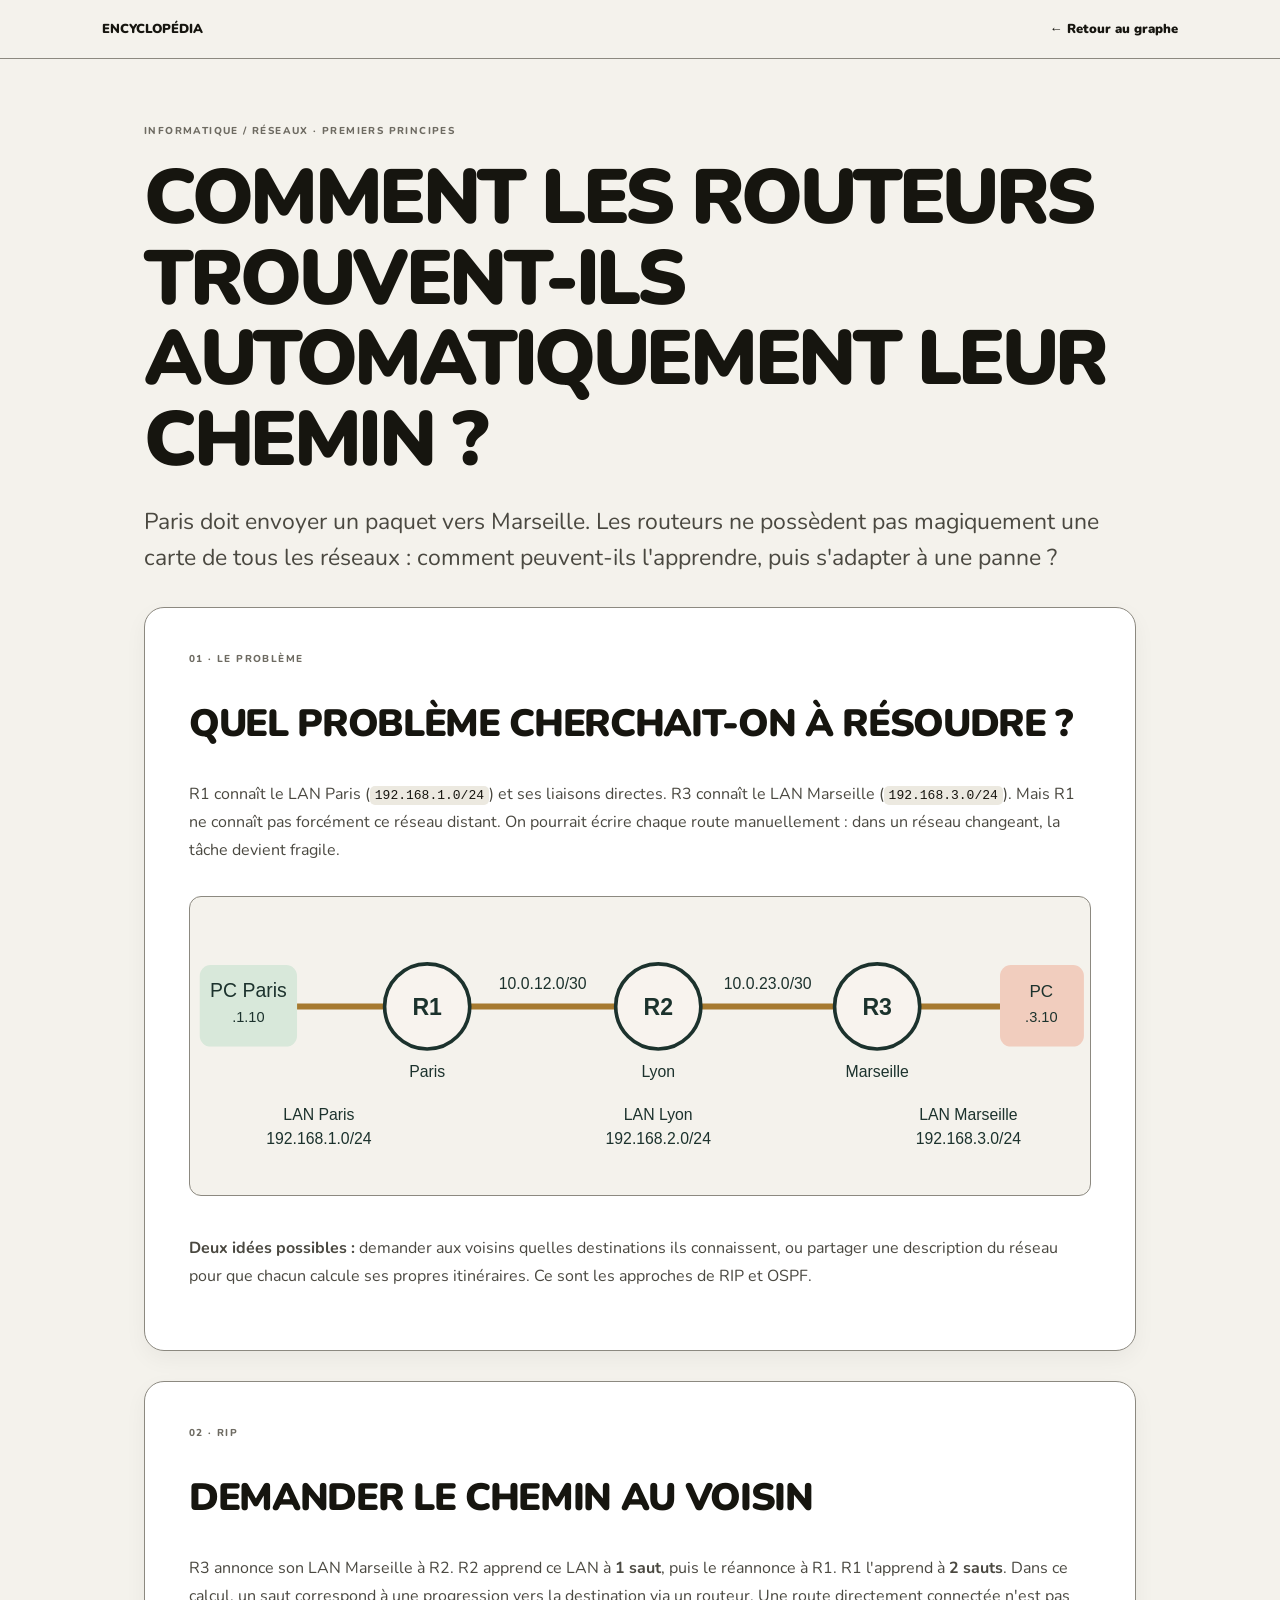
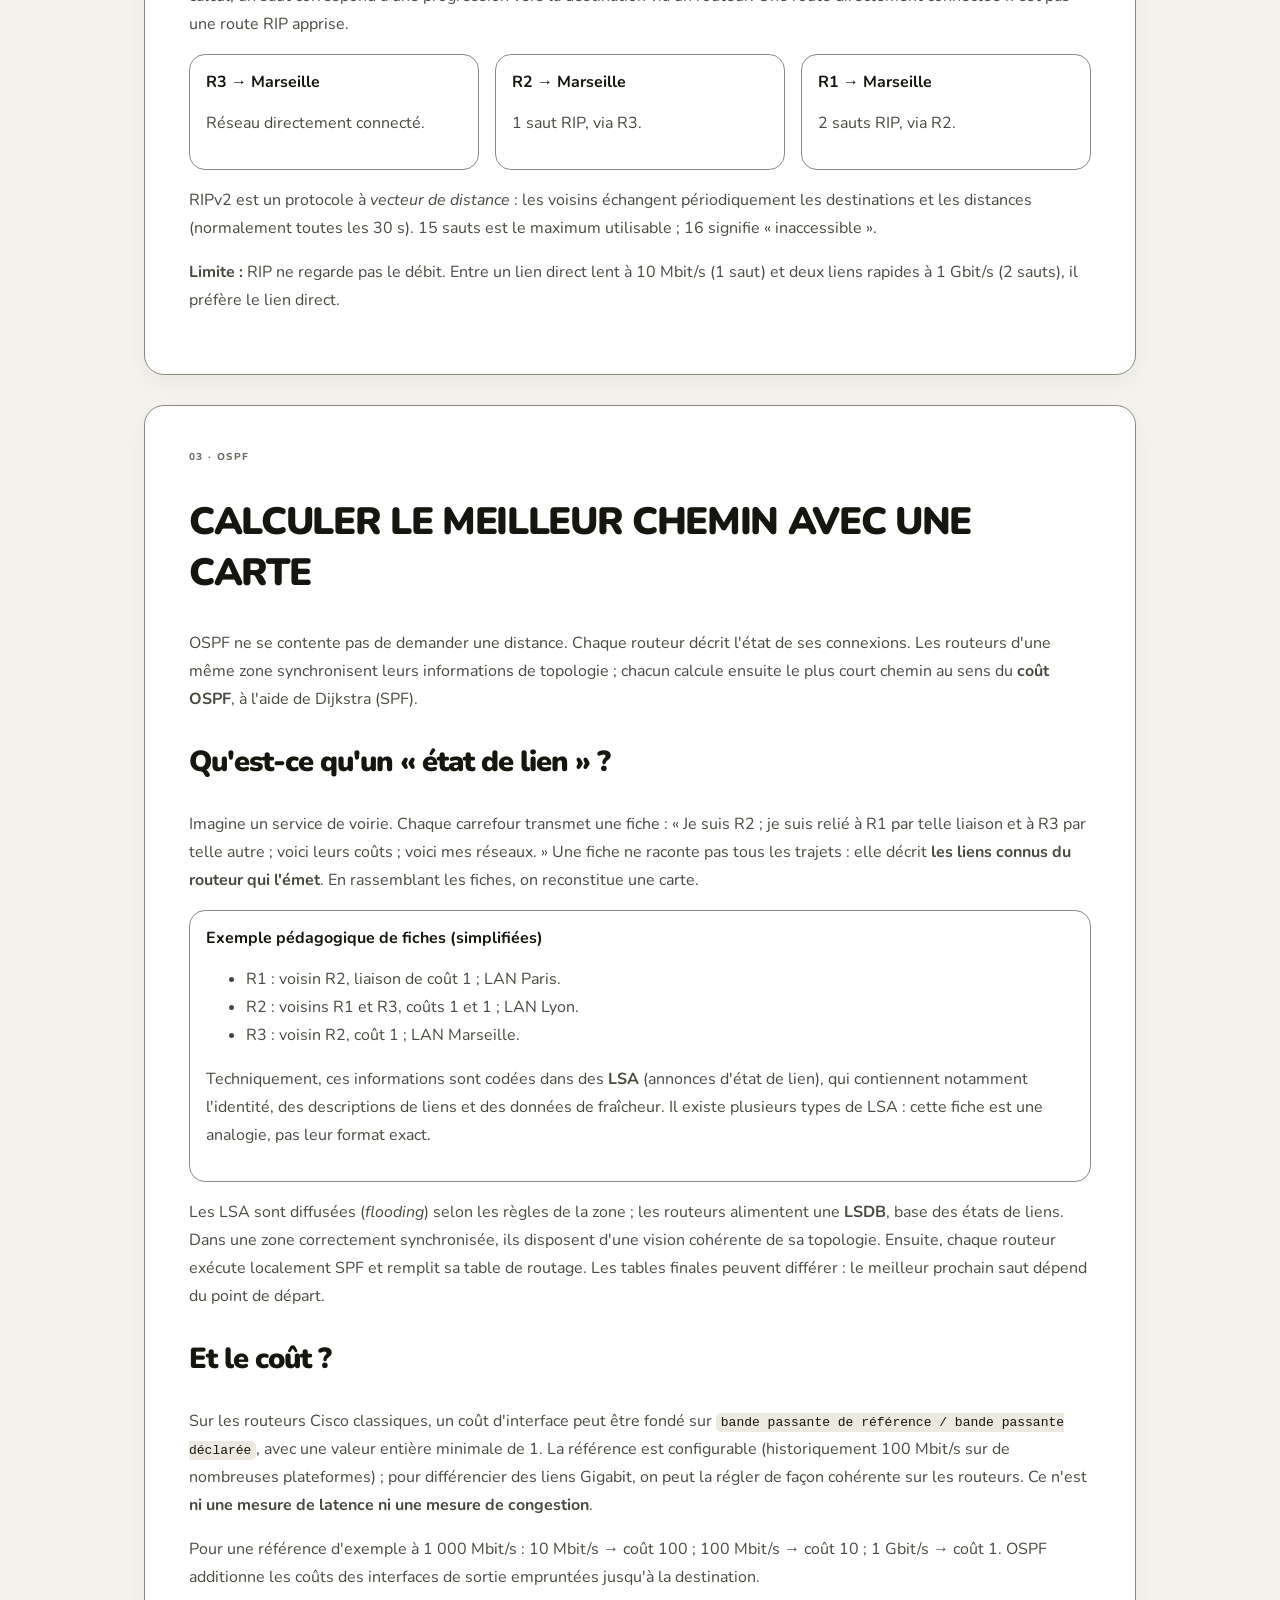
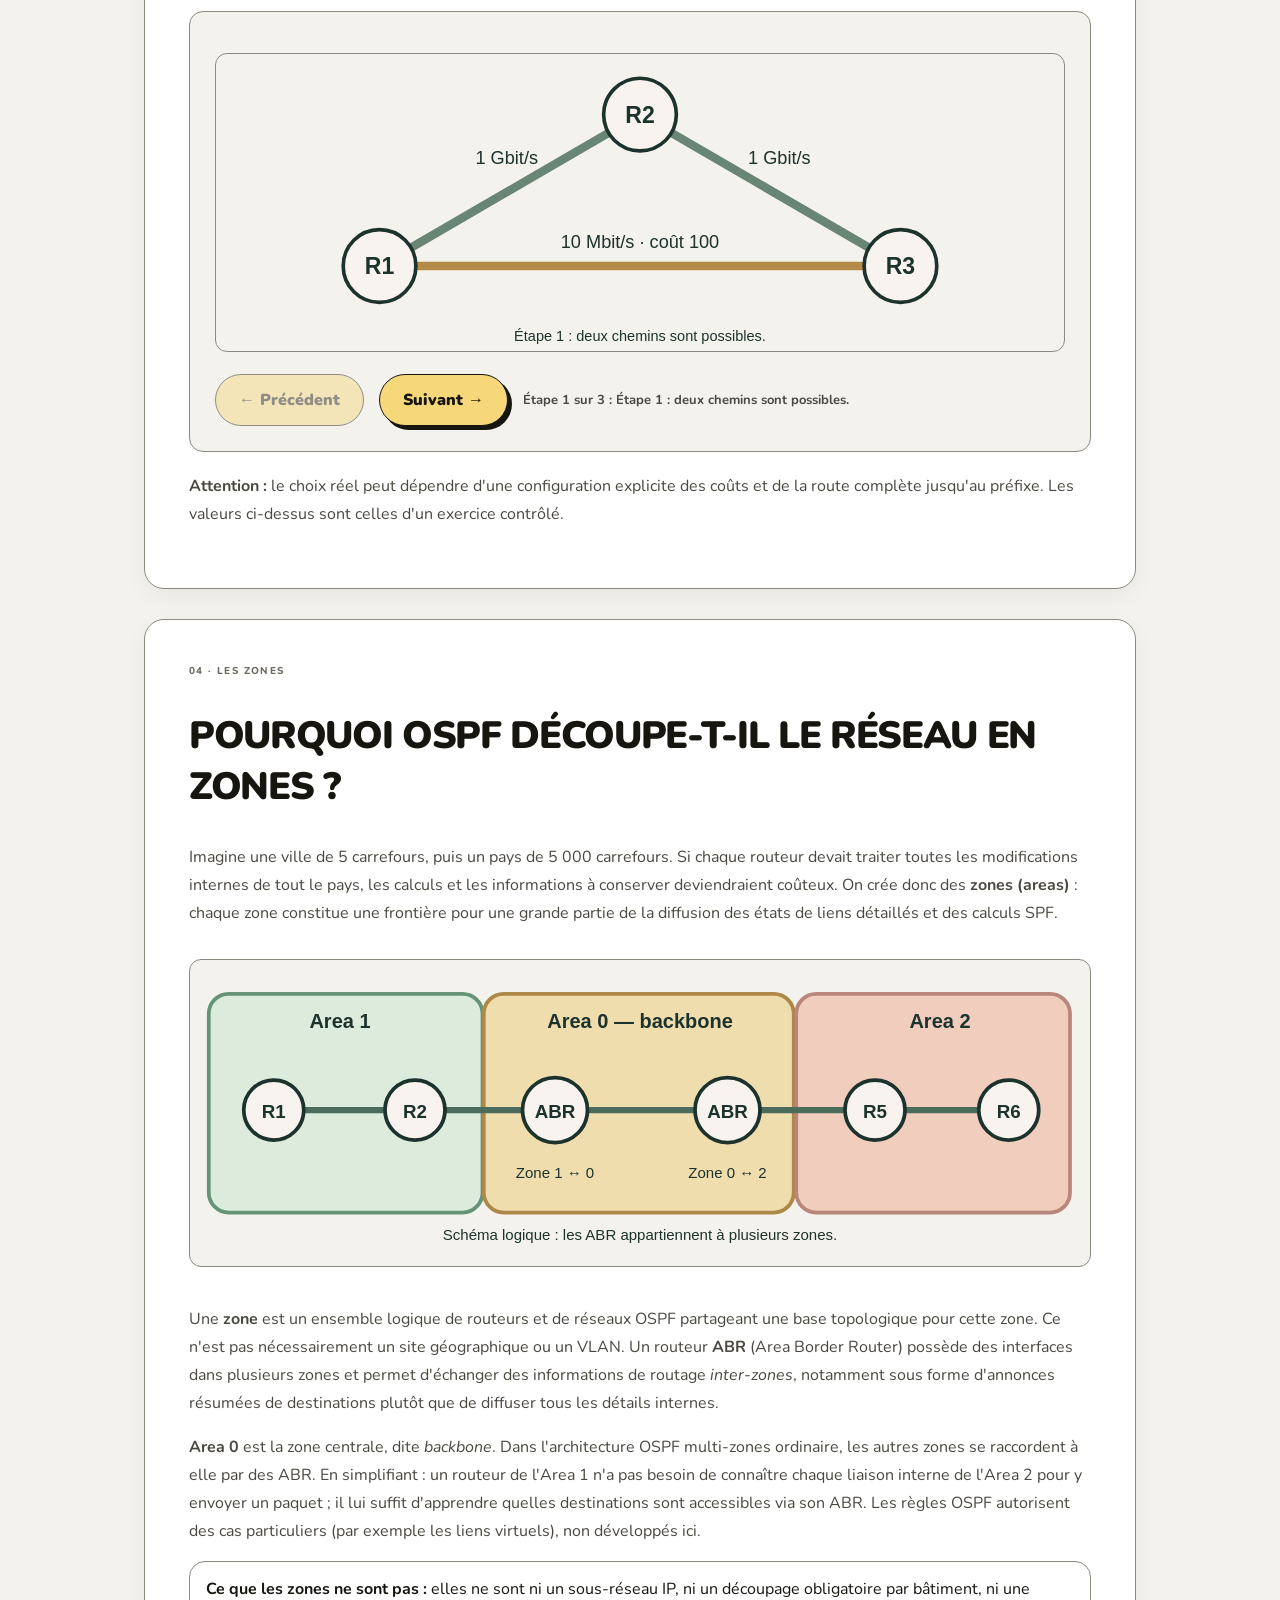
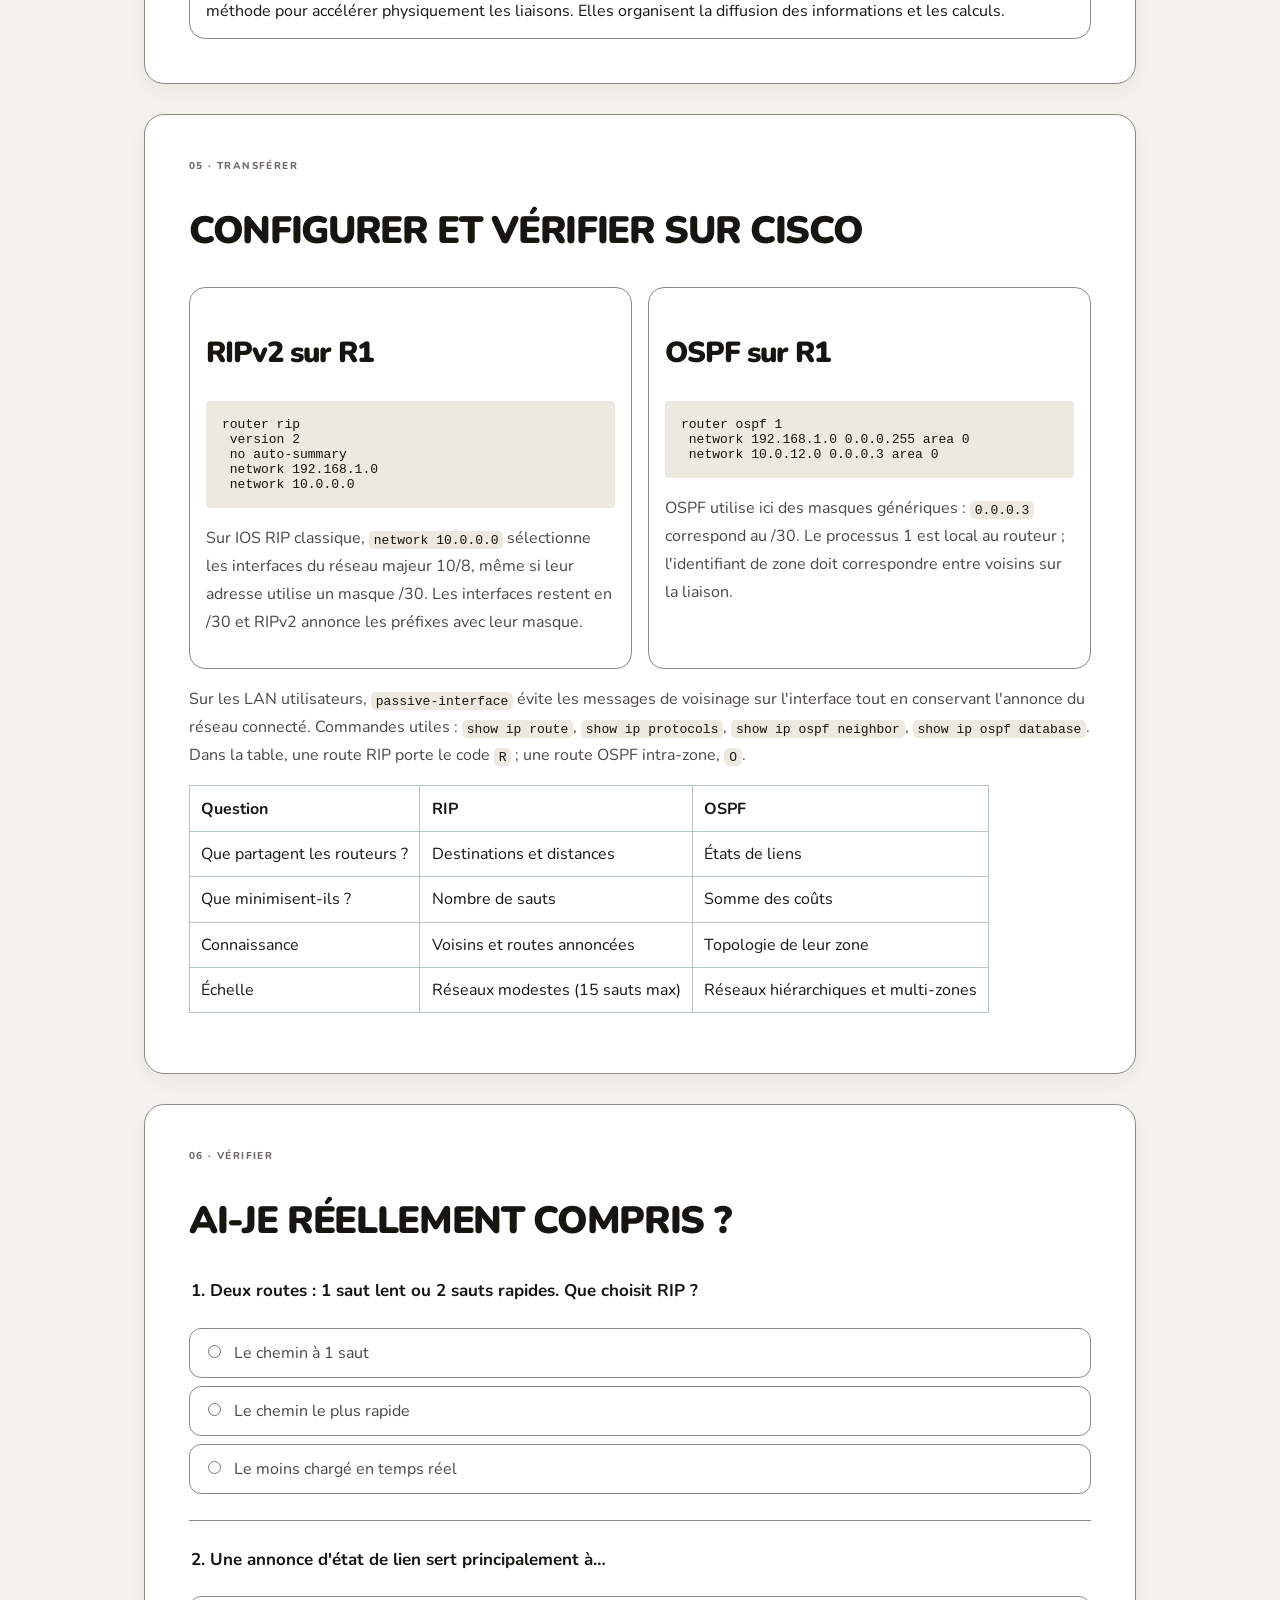
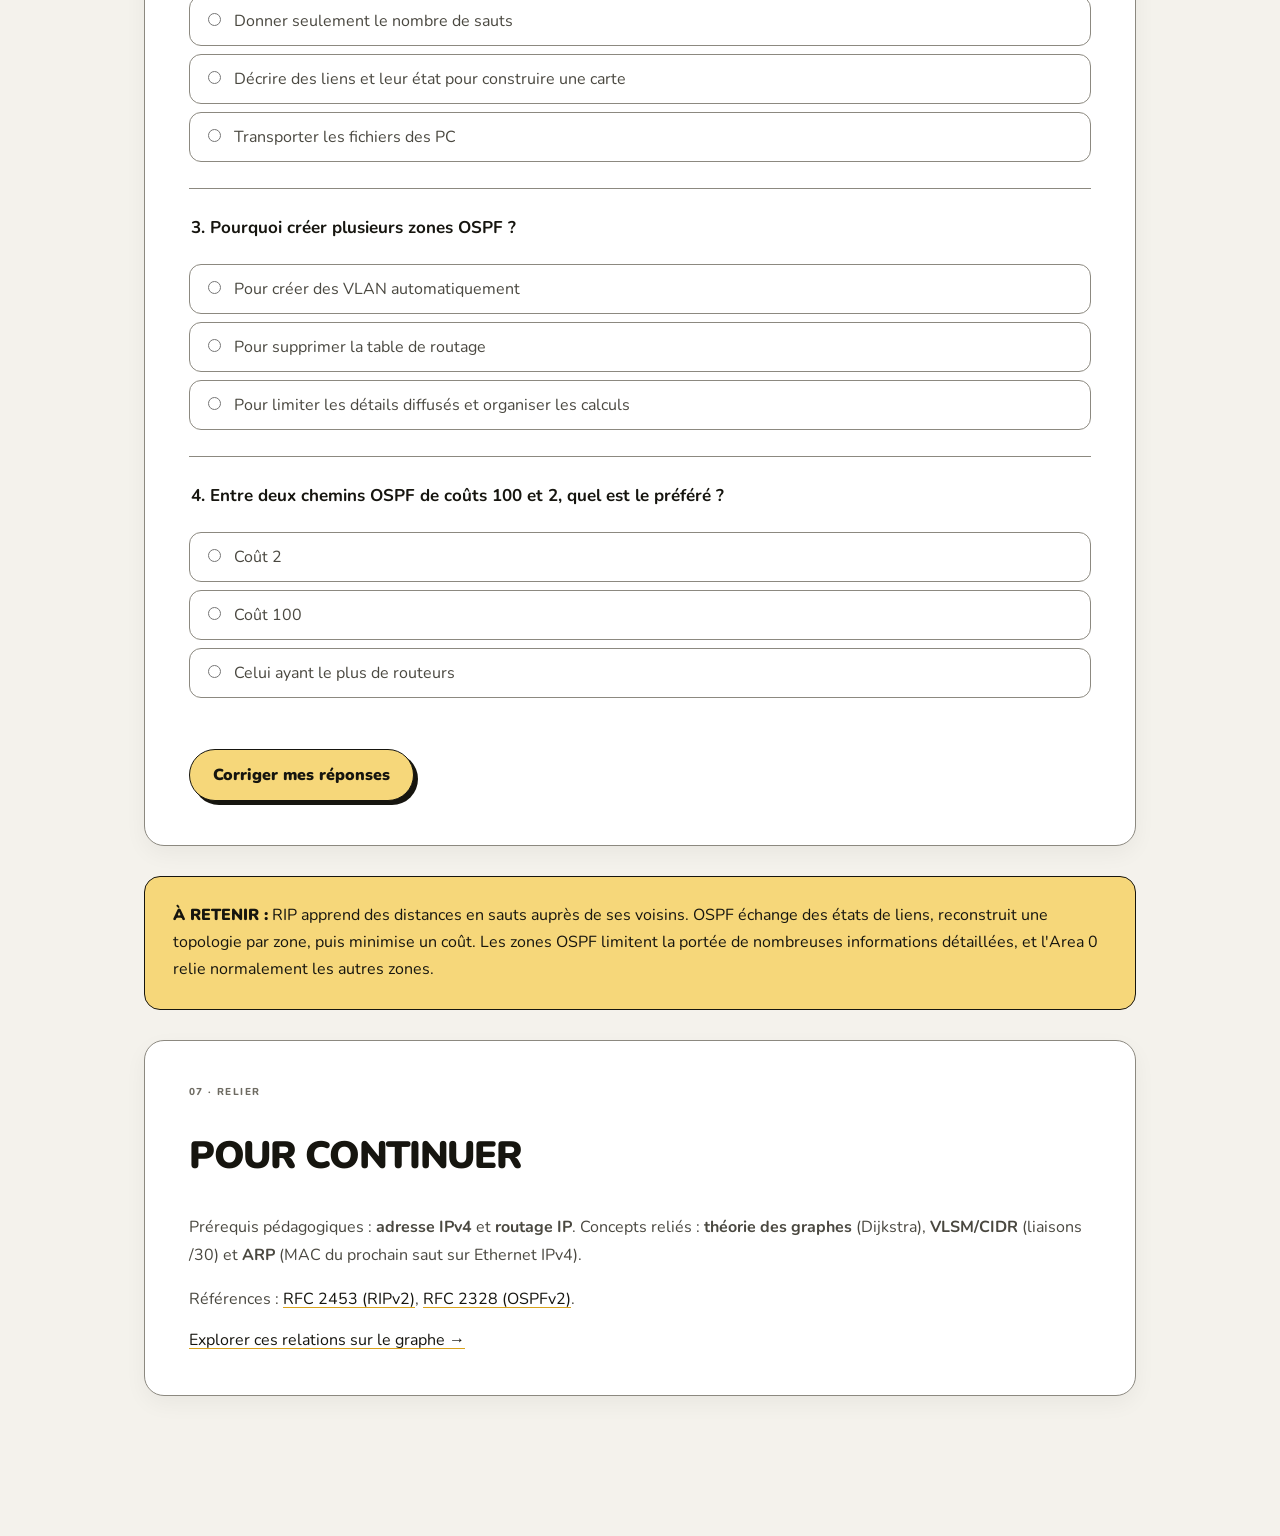
<file: informatique/reseaux/rip-ospf/index.html>
<!doctype html>
<html lang="fr">
<head>
<meta charset="utf-8"><meta name="viewport" content="width=device-width,initial-scale=1">
<meta name="description" content="Comprendre RIP, OSPF, les états de liens, les zones, les coûts et le routage dynamique à partir des premiers principes.">
<title>RIP et OSPF : comment les routeurs trouvent-ils leur chemin ? — Encyclopédia</title>
<link rel="stylesheet" href="../../../moteur/styles.css">
<style>
.network-svg{width:100%;height:auto;background:#eef1e7;border-radius:12px;margin:1rem 0}
.network-svg text{font-family:Arial,sans-serif;fill:#1c322d}
.compare{display:grid;grid-template-columns:repeat(auto-fit,minmax(220px,1fr));gap:1rem}
.compare>div,.inset{padding:1rem;border:1px solid #c1cfc2;border-radius:10px;background:#eef2e8}
.article-main table{border-collapse:collapse;width:100%;display:block;overflow-x:auto;margin:1rem 0}
.article-main th,.article-main td{padding:.7rem;border:1px solid #b5c8b8;text-align:left;min-width:100px}
.article-main code,.article-main pre{background:#e9e8dd;padding:.12rem .3rem;border-radius:4px}
.article-main pre{padding:1rem;overflow-x:auto;white-space:pre}
.sim-stage{overflow:hidden}
@media(prefers-reduced-motion:reduce){*,*:before,*:after{animation:none!important;transition:none!important;scroll-behavior:auto!important}}
</style>
<link rel="stylesheet" href="../../../moteur/encre-sur-papier.css"></head>
<body class="article-body">
<nav class="article-nav" aria-label="Navigation"><a href="../../../">ENCYCLOPÉDIA</a><a href="../../../#explorer">← Retour au graphe</a></nav>
<main class="article-main">
<div class="eyebrow">INFORMATIQUE / RÉSEAUX · PREMIERS PRINCIPES</div>
<h1>Comment les routeurs trouvent-ils automatiquement leur chemin ?</h1>
<p class="article-intro">Paris doit envoyer un paquet vers Marseille. Les routeurs ne possèdent pas magiquement une carte de tous les réseaux : comment peuvent-ils l'apprendre, puis s'adapter à une panne ?</p>
<section class="lesson-card">
<div class="eyebrow">01 · LE PROBLÈME</div><h2>Quel problème cherchait-on à résoudre ?</h2>
<p>R1 connaît le LAN Paris (<code>192.168.1.0/24</code>) et ses liaisons directes. R3 connaît le LAN Marseille (<code>192.168.3.0/24</code>). Mais R1 ne connaît pas forcément ce réseau distant. On pourrait écrire chaque route manuellement : dans un réseau changeant, la tâche devient fragile.</p>
<svg class="network-svg" viewBox="0 0 740 245" role="img" aria-label="PC Paris 192.168.1.10 relié à R1 192.168.1.1 ; liaison R1 R2 10.0.12.0/30 ; LAN Lyon 192.168.2.0/24 sur R2 ; liaison R2 R3 10.0.23.0/30 ; PC Marseille 192.168.3.10 derrière R3.">
<path d="M88 90H160M230 90H350M420 90H530M600 90H666" stroke="#a67a30" stroke-width="5"/>
<rect x="8" y="56" width="80" height="67" rx="9" fill="#d8e8da"/><text x="48" y="82" text-anchor="middle" font-size="16">PC Paris</text><text x="48" y="103" text-anchor="middle" font-size="12">.1.10</text>
<g fill="#f8f3ee" stroke="#1c322d" stroke-width="3"><circle cx="195" cy="90" r="35"/><circle cx="385" cy="90" r="35"/><circle cx="565" cy="90" r="35"/></g>
<g text-anchor="middle" font-weight="bold" font-size="19"><text x="195" y="97">R1</text><text x="385" y="97">R2</text><text x="565" y="97">R3</text></g>
<rect x="666" y="56" width="69" height="67" rx="9" fill="#f1cdbe"/><text x="700" y="82" text-anchor="middle" font-size="14">PC</text><text x="700" y="103" text-anchor="middle" font-size="12">.3.10</text>
<g font-size="13" text-anchor="middle"><text x="290" y="76">10.0.12.0/30</text><text x="475" y="76">10.0.23.0/30</text><text x="195" y="148">Paris</text><text x="385" y="148">Lyon</text><text x="565" y="148">Marseille</text><text x="106" y="183">LAN Paris</text><text x="106" y="203">192.168.1.0/24</text><text x="385" y="183">LAN Lyon</text><text x="385" y="203">192.168.2.0/24</text><text x="640" y="183">LAN Marseille</text><text x="640" y="203">192.168.3.0/24</text></g>
</svg>
<p><strong>Deux idées possibles :</strong> demander aux voisins quelles destinations ils connaissent, ou partager une description du réseau pour que chacun calcule ses propres itinéraires. Ce sont les approches de RIP et OSPF.</p>
</section>
<section class="lesson-card">
<div class="eyebrow">02 · RIP</div><h2>Demander le chemin au voisin</h2>
<p>R3 annonce son LAN Marseille à R2. R2 apprend ce LAN à <strong>1 saut</strong>, puis le réannonce à R1. R1 l'apprend à <strong>2 sauts</strong>. Dans ce calcul, un saut correspond à une progression vers la destination via un routeur. Une route directement connectée n'est pas une route RIP apprise.</p>
<div class="compare"><div><strong>R3 → Marseille</strong><p>Réseau directement connecté.</p></div><div><strong>R2 → Marseille</strong><p>1 saut RIP, via R3.</p></div><div><strong>R1 → Marseille</strong><p>2 sauts RIP, via R2.</p></div></div>
<p>RIPv2 est un protocole à <em>vecteur de distance</em> : les voisins échangent périodiquement les destinations et les distances (normalement toutes les 30 s). 15 sauts est le maximum utilisable ; 16 signifie « inaccessible ».</p>
<p><strong>Limite :</strong> RIP ne regarde pas le débit. Entre un lien direct lent à 10 Mbit/s (1 saut) et deux liens rapides à 1 Gbit/s (2 sauts), il préfère le lien direct.</p>
</section>
<section class="lesson-card">
<div class="eyebrow">03 · OSPF</div><h2>Calculer le meilleur chemin avec une carte</h2>
<p>OSPF ne se contente pas de demander une distance. Chaque routeur décrit l'état de ses connexions. Les routeurs d'une même zone synchronisent leurs informations de topologie ; chacun calcule ensuite le plus court chemin au sens du <strong>coût OSPF</strong>, à l'aide de Dijkstra (SPF).</p>
<h3>Qu'est-ce qu'un « état de lien » ?</h3>
<p>Imagine un service de voirie. Chaque carrefour transmet une fiche : « Je suis R2 ; je suis relié à R1 par telle liaison et à R3 par telle autre ; voici leurs coûts ; voici mes réseaux. » Une fiche ne raconte pas tous les trajets : elle décrit <strong>les liens connus du routeur qui l'émet</strong>. En rassemblant les fiches, on reconstitue une carte.</p>
<div class="inset"><strong>Exemple pédagogique de fiches (simplifiées)</strong><ul><li>R1 : voisin R2, liaison de coût 1 ; LAN Paris.</li><li>R2 : voisins R1 et R3, coûts 1 et 1 ; LAN Lyon.</li><li>R3 : voisin R2, coût 1 ; LAN Marseille.</li></ul><p>Techniquement, ces informations sont codées dans des <strong>LSA</strong> (annonces d'état de lien), qui contiennent notamment l'identité, des descriptions de liens et des données de fraîcheur. Il existe plusieurs types de LSA : cette fiche est une analogie, pas leur format exact.</p></div>
<p>Les LSA sont diffusées (<em>flooding</em>) selon les règles de la zone ; les routeurs alimentent une <strong>LSDB</strong>, base des états de liens. Dans une zone correctement synchronisée, ils disposent d'une vision cohérente de sa topologie. Ensuite, chaque routeur exécute localement SPF et remplit sa table de routage. Les tables finales peuvent différer : le meilleur prochain saut dépend du point de départ.</p>
<h3>Et le coût ?</h3><p>Sur les routeurs Cisco classiques, un coût d'interface peut être fondé sur <code>bande passante de référence / bande passante déclarée</code>, avec une valeur entière minimale de 1. La référence est configurable (historiquement 100 Mbit/s sur de nombreuses plateformes) ; pour différencier des liens Gigabit, on peut la régler de façon cohérente sur les routeurs. Ce n'est <strong>ni une mesure de latence ni une mesure de congestion</strong>.</p>
<p>Pour une référence d'exemple à 1 000 Mbit/s : 10 Mbit/s → coût 100 ; 100 Mbit/s → coût 10 ; 1 Gbit/s → coût 1. OSPF additionne les coûts des interfaces de sortie empruntées jusqu'à la destination.</p>
<div class="sim-stage" data-stepper>
<svg class="network-svg" viewBox="0 0 700 245" role="img" aria-label="Deux chemins entre R1 et R3 : un lien direct lent de coût 100 et un parcours R1 R2 R3 de coût total 2.">
<path d="M135 175L350 50L565 175" stroke="#698573" stroke-width="7" fill="none"/><path d="M135 175H565" stroke="#b48a47" stroke-width="7" fill="none"/>
<g data-step-panel data-step-min="1" data-step-max="1"><path d="M135 175H565" stroke="#b03a2e" stroke-width="10"/><text x="350" y="211" text-anchor="middle" font-weight="bold" font-size="18">RIP : 1 saut, lien direct</text></g>
<g data-step-panel data-step-min="2" data-step-max="2"><path d="M135 175L350 50L565 175" stroke="#268657" stroke-width="11" fill="none"/><text x="350" y="211" text-anchor="middle" font-weight="bold" font-size="18">OSPF : coût 2, via R2</text></g>
<g fill="#f8f3ee" stroke="#1c322d" stroke-width="3"><circle cx="135" cy="175" r="30"/><circle cx="350" cy="50" r="30"/><circle cx="565" cy="175" r="30"/></g>
<g font-size="19" text-anchor="middle" font-weight="bold"><text x="135" y="182">R1</text><text x="350" y="57">R2</text><text x="565" y="182">R3</text></g>
<g font-size="15" text-anchor="middle"><text x="240" y="91">1 Gbit/s</text><text x="465" y="91">1 Gbit/s</text><text x="350" y="160">10 Mbit/s · coût 100</text></g>
<text x="350" y="237" font-size="12" text-anchor="middle" data-step-caption>Étape 1 : deux chemins sont possibles.</text>
</svg>
<ol class="sr-only" data-step-captions><li>Étape 1 : deux chemins sont possibles.</li><li>Étape 2 : RIP préfère le chemin direct à un saut.</li><li>Étape 3 : OSPF préfère les deux liaisons rapides, de coût total 2.</li></ol>
<div class="sim-controls"><button type="button" data-step-back>← Précédent</button><button type="button" data-step-next>Suivant →</button><span data-step-status class="sim-status" aria-live="polite">Étape 1 sur 3</span></div>
</div>
<p><strong>Attention :</strong> le choix réel peut dépendre d'une configuration explicite des coûts et de la route complète jusqu'au préfixe. Les valeurs ci-dessus sont celles d'un exercice contrôlé.</p>
</section>
<section class="lesson-card">
<div class="eyebrow">04 · LES ZONES</div><h2>Pourquoi OSPF découpe-t-il le réseau en zones ?</h2>
<p>Imagine une ville de 5 carrefours, puis un pays de 5 000 carrefours. Si chaque routeur devait traiter toutes les modifications internes de tout le pays, les calculs et les informations à conserver deviendraient coûteux. On crée donc des <strong>zones (areas)</strong> : chaque zone constitue une frontière pour une grande partie de la diffusion des états de liens détaillés et des calculs SPF.</p>
<svg class="network-svg" viewBox="0 0 720 245" role="img" aria-label="Zone OSPF 1 avec R1 et R2 ; routeur frontière ABR reliant la zone 1 au backbone area 0 ; autre ABR reliant la zone 0 à la zone 2 avec R5.">
<rect x="15" y="27" width="219" height="175" rx="16" fill="#dcebdc" stroke="#649476" stroke-width="3"/>
<rect x="235" y="27" width="248" height="175" rx="16" fill="#f0ddae" stroke="#ad8847" stroke-width="3"/>
<rect x="485" y="27" width="219" height="175" rx="16" fill="#f1cdbe" stroke="#b8867b" stroke-width="3"/>
<g text-anchor="middle" font-size="16" font-weight="bold"><text x="120" y="54">Area 1</text><text x="360" y="54">Area 0 — backbone</text><text x="600" y="54">Area 2</text></g>
<path d="M67 120H180H292H430H548H655" stroke="#4b6c5d" stroke-width="5"/>
<g fill="#f8f3ee" stroke="#1c322d" stroke-width="3"><circle cx="67" cy="120" r="24"/><circle cx="180" cy="120" r="24"/><circle cx="292" cy="120" r="26"/><circle cx="430" cy="120" r="26"/><circle cx="548" cy="120" r="24"/><circle cx="655" cy="120" r="24"/></g>
<g text-anchor="middle" font-size="15" font-weight="bold"><text x="67" y="126">R1</text><text x="180" y="126">R2</text><text x="292" y="126">ABR</text><text x="430" y="126">ABR</text><text x="548" y="126">R5</text><text x="655" y="126">R6</text></g>
<g font-size="12" text-anchor="middle"><text x="292" y="174">Zone 1 ↔ 0</text><text x="430" y="174">Zone 0 ↔ 2</text><text x="360" y="224">Schéma logique : les ABR appartiennent à plusieurs zones.</text></g>
</svg>
<p>Une <strong>zone</strong> est un ensemble logique de routeurs et de réseaux OSPF partageant une base topologique pour cette zone. Ce n'est pas nécessairement un site géographique ou un VLAN. Un routeur <strong>ABR</strong> (Area Border Router) possède des interfaces dans plusieurs zones et permet d'échanger des informations de routage <em>inter-zones</em>, notamment sous forme d'annonces résumées de destinations plutôt que de diffuser tous les détails internes.</p>
<p><strong>Area 0</strong> est la zone centrale, dite <em>backbone</em>. Dans l'architecture OSPF multi-zones ordinaire, les autres zones se raccordent à elle par des ABR. En simplifiant : un routeur de l'Area 1 n'a pas besoin de connaître chaque liaison interne de l'Area 2 pour y envoyer un paquet ; il lui suffit d'apprendre quelles destinations sont accessibles via son ABR. Les règles OSPF autorisent des cas particuliers (par exemple les liens virtuels), non développés ici.</p>
<div class="inset"><strong>Ce que les zones ne sont pas :</strong> elles ne sont ni un sous-réseau IP, ni un découpage obligatoire par bâtiment, ni une méthode pour accélérer physiquement les liaisons. Elles organisent la diffusion des informations et les calculs.</div>
</section>
<section class="lesson-card">
<div class="eyebrow">05 · TRANSFÉRER</div><h2>Configurer et vérifier sur Cisco</h2>
<div class="compare"><div><h3>RIPv2 sur R1</h3><pre>router rip
 version 2
 no auto-summary
 network 192.168.1.0
 network 10.0.0.0</pre><p>Sur IOS RIP classique, <code>network 10.0.0.0</code> sélectionne les interfaces du réseau majeur 10/8, même si leur adresse utilise un masque /30. Les interfaces restent en /30 et RIPv2 annonce les préfixes avec leur masque.</p></div><div><h3>OSPF sur R1</h3><pre>router ospf 1
 network 192.168.1.0 0.0.0.255 area 0
 network 10.0.12.0 0.0.0.3 area 0</pre><p>OSPF utilise ici des masques génériques : <code>0.0.0.3</code> correspond au /30. Le processus 1 est local au routeur ; l'identifiant de zone doit correspondre entre voisins sur la liaison.</p></div></div>
<p>Sur les LAN utilisateurs, <code>passive-interface</code> évite les messages de voisinage sur l'interface tout en conservant l'annonce du réseau connecté. Commandes utiles : <code>show ip route</code>, <code>show ip protocols</code>, <code>show ip ospf neighbor</code>, <code>show ip ospf database</code>. Dans la table, une route RIP porte le code <code>R</code> ; une route OSPF intra-zone, <code>O</code>.</p>
<table><thead><tr><th>Question</th><th>RIP</th><th>OSPF</th></tr></thead><tbody><tr><td>Que partagent les routeurs ?</td><td>Destinations et distances</td><td>États de liens</td></tr><tr><td>Que minimisent-ils ?</td><td>Nombre de sauts</td><td>Somme des coûts</td></tr><tr><td>Connaissance</td><td>Voisins et routes annoncées</td><td>Topologie de leur zone</td></tr><tr><td>Échelle</td><td>Réseaux modestes (15 sauts max)</td><td>Réseaux hiérarchiques et multi-zones</td></tr></tbody></table>
</section>
<section class="lesson-card quiz">
<div class="eyebrow">06 · VÉRIFIER</div><h2>Ai-je réellement compris ?</h2>
<form data-quiz>
<fieldset data-answer="a" data-explanation="RIP privilégie 1 saut, sans évaluer les débits : le lien direct lent peut donc gagner."><legend>1. Deux routes : 1 saut lent ou 2 sauts rapides. Que choisit RIP ?</legend><label><input type="radio" name="q1" value="a" required> Le chemin à 1 saut</label><label><input type="radio" name="q1" value="b"> Le chemin le plus rapide</label><label><input type="radio" name="q1" value="c"> Le moins chargé en temps réel</label></fieldset>
<fieldset data-answer="b" data-explanation="Une annonce d'état de lien décrit les connexions et informations topologiques d'un routeur. Une LSDB partagée permet ensuite à chaque routeur de calculer ses routes."><legend>2. Une annonce d'état de lien sert principalement à…</legend><label><input type="radio" name="q2" value="a" required> Donner seulement le nombre de sauts</label><label><input type="radio" name="q2" value="b"> Décrire des liens et leur état pour construire une carte</label><label><input type="radio" name="q2" value="c"> Transporter les fichiers des PC</label></fieldset>
<fieldset data-answer="c" data-explanation="Les zones limitent la portée des détails topologiques ; les ABR échangent des informations de destinations entre zones via le backbone Area 0."><legend>3. Pourquoi créer plusieurs zones OSPF ?</legend><label><input type="radio" name="q3" value="a" required> Pour créer des VLAN automatiquement</label><label><input type="radio" name="q3" value="b"> Pour supprimer la table de routage</label><label><input type="radio" name="q3" value="c"> Pour limiter les détails diffusés et organiser les calculs</label></fieldset>
<fieldset data-answer="a" data-explanation="2 est inférieur à 100 : OSPF prend le trajet de coût 2 si les deux routes sont comparables vers la même destination."><legend>4. Entre deux chemins OSPF de coûts 100 et 2, quel est le préféré ?</legend><label><input type="radio" name="q4" value="a" required> Coût 2</label><label><input type="radio" name="q4" value="b"> Coût 100</label><label><input type="radio" name="q4" value="c"> Celui ayant le plus de routeurs</label></fieldset>
<button type="submit">Corriger mes réponses</button><div class="quiz-result" data-quiz-result aria-live="polite" hidden></div>
</form></section>
<section class="note"><strong>À retenir :</strong> RIP apprend des distances en sauts auprès de ses voisins. OSPF échange des états de liens, reconstruit une topologie par zone, puis minimise un coût. Les zones OSPF limitent la portée de nombreuses informations détaillées, et l'Area 0 relie normalement les autres zones.</section>
<section class="lesson-card"><div class="eyebrow">07 · RELIER</div><h2>Pour continuer</h2><p>Prérequis pédagogiques : <strong>adresse IPv4</strong> et <strong>routage IP</strong>. Concepts reliés : <strong>théorie des graphes</strong> (Dijkstra), <strong>VLSM/CIDR</strong> (liaisons /30) et <strong>ARP</strong> (MAC du prochain saut sur Ethernet IPv4).</p><p>Références : <a href="https://www.rfc-editor.org/rfc/rfc2453">RFC 2453 (RIPv2)</a>, <a href="https://www.rfc-editor.org/rfc/rfc2328">RFC 2328 (OSPFv2)</a>.</p><a href="../../../#explorer">Explorer ces relations sur le graphe →</a></section>
</main><script src="../../../moteur/lesson.js" defer></script>
</body></html>
</file>
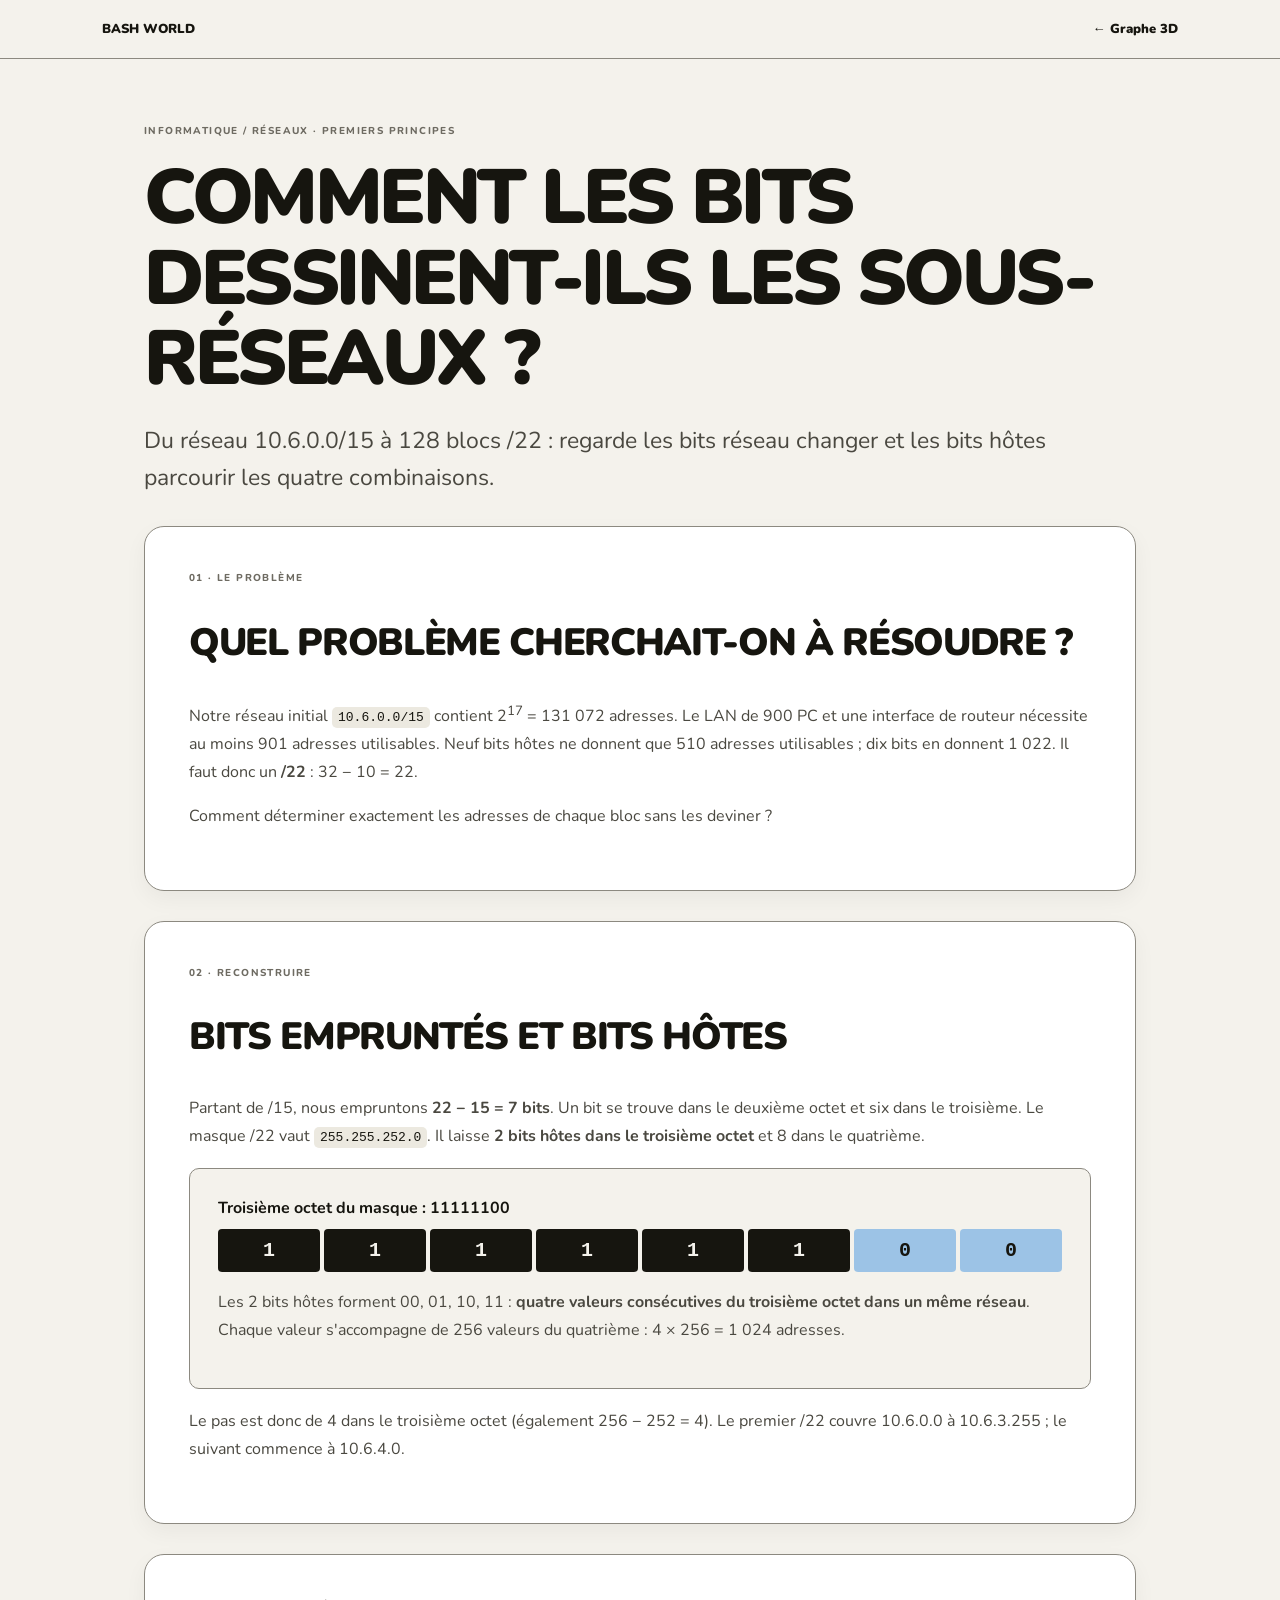
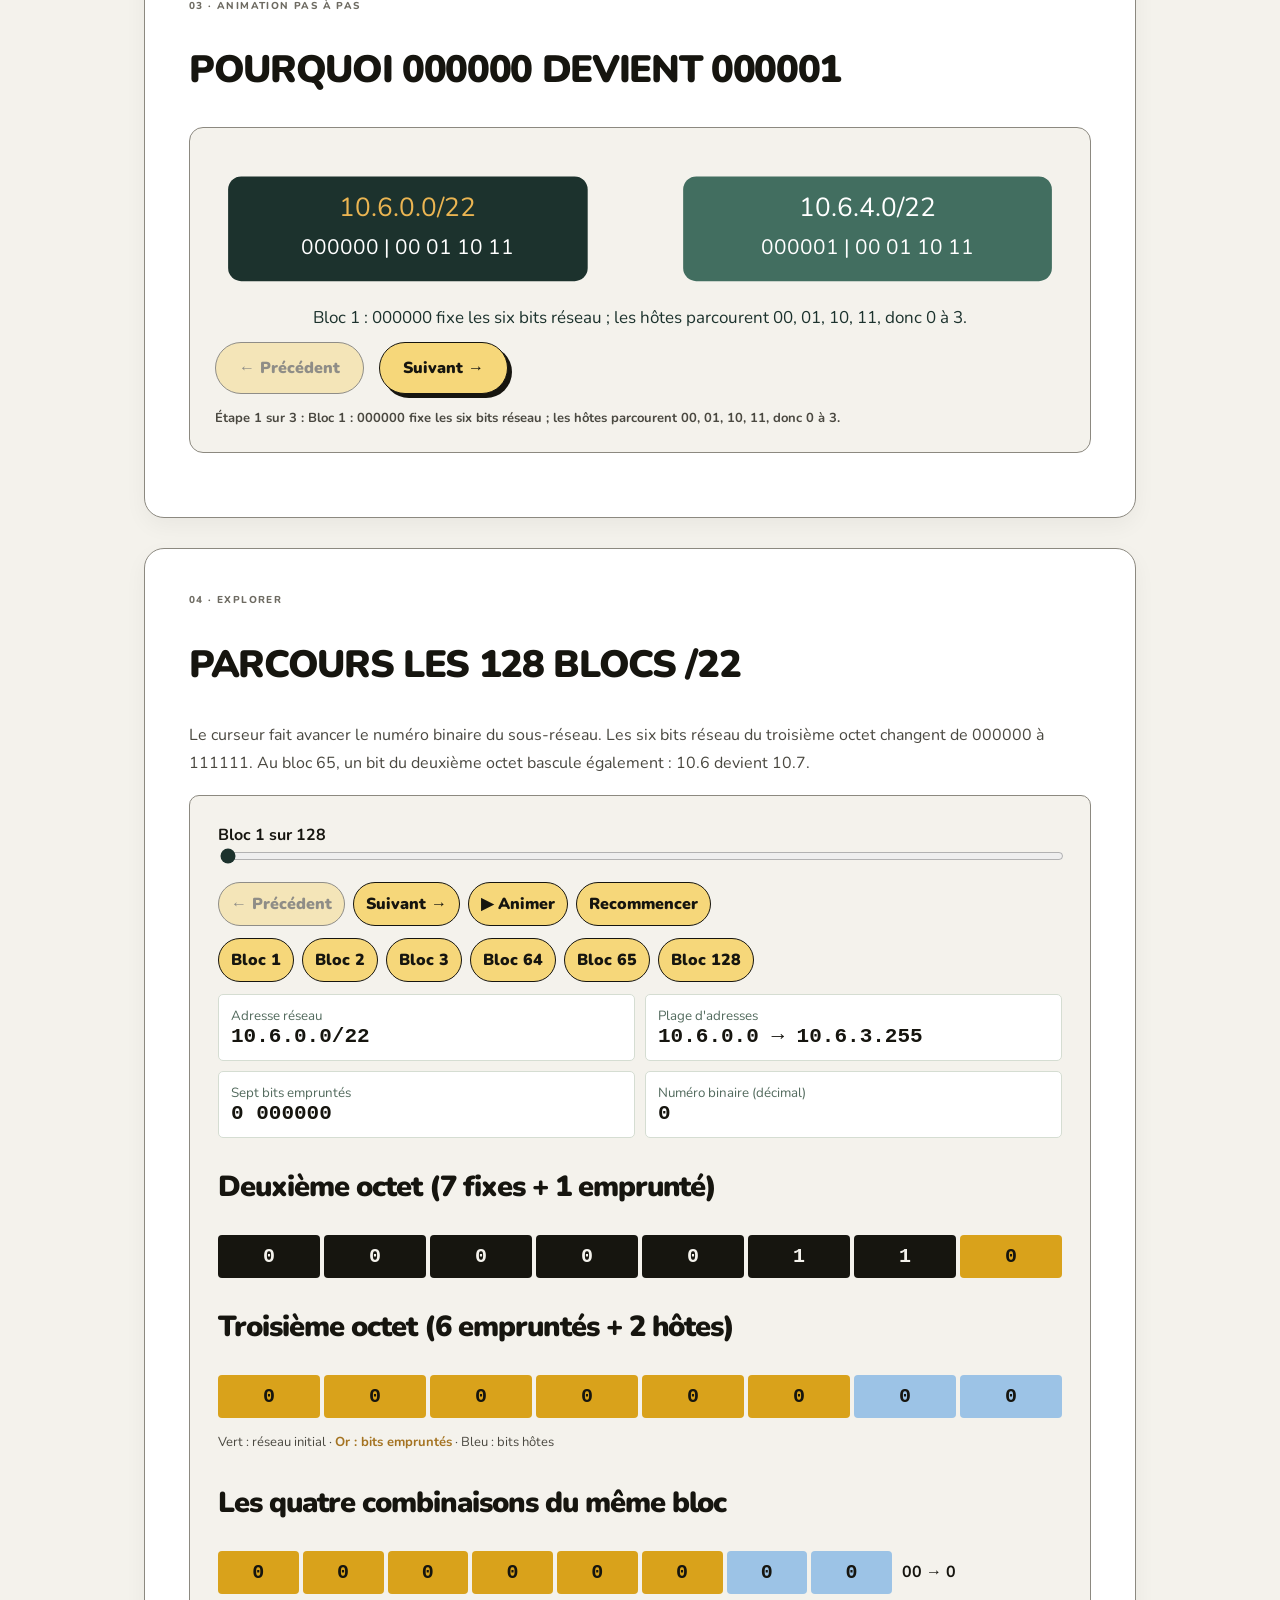
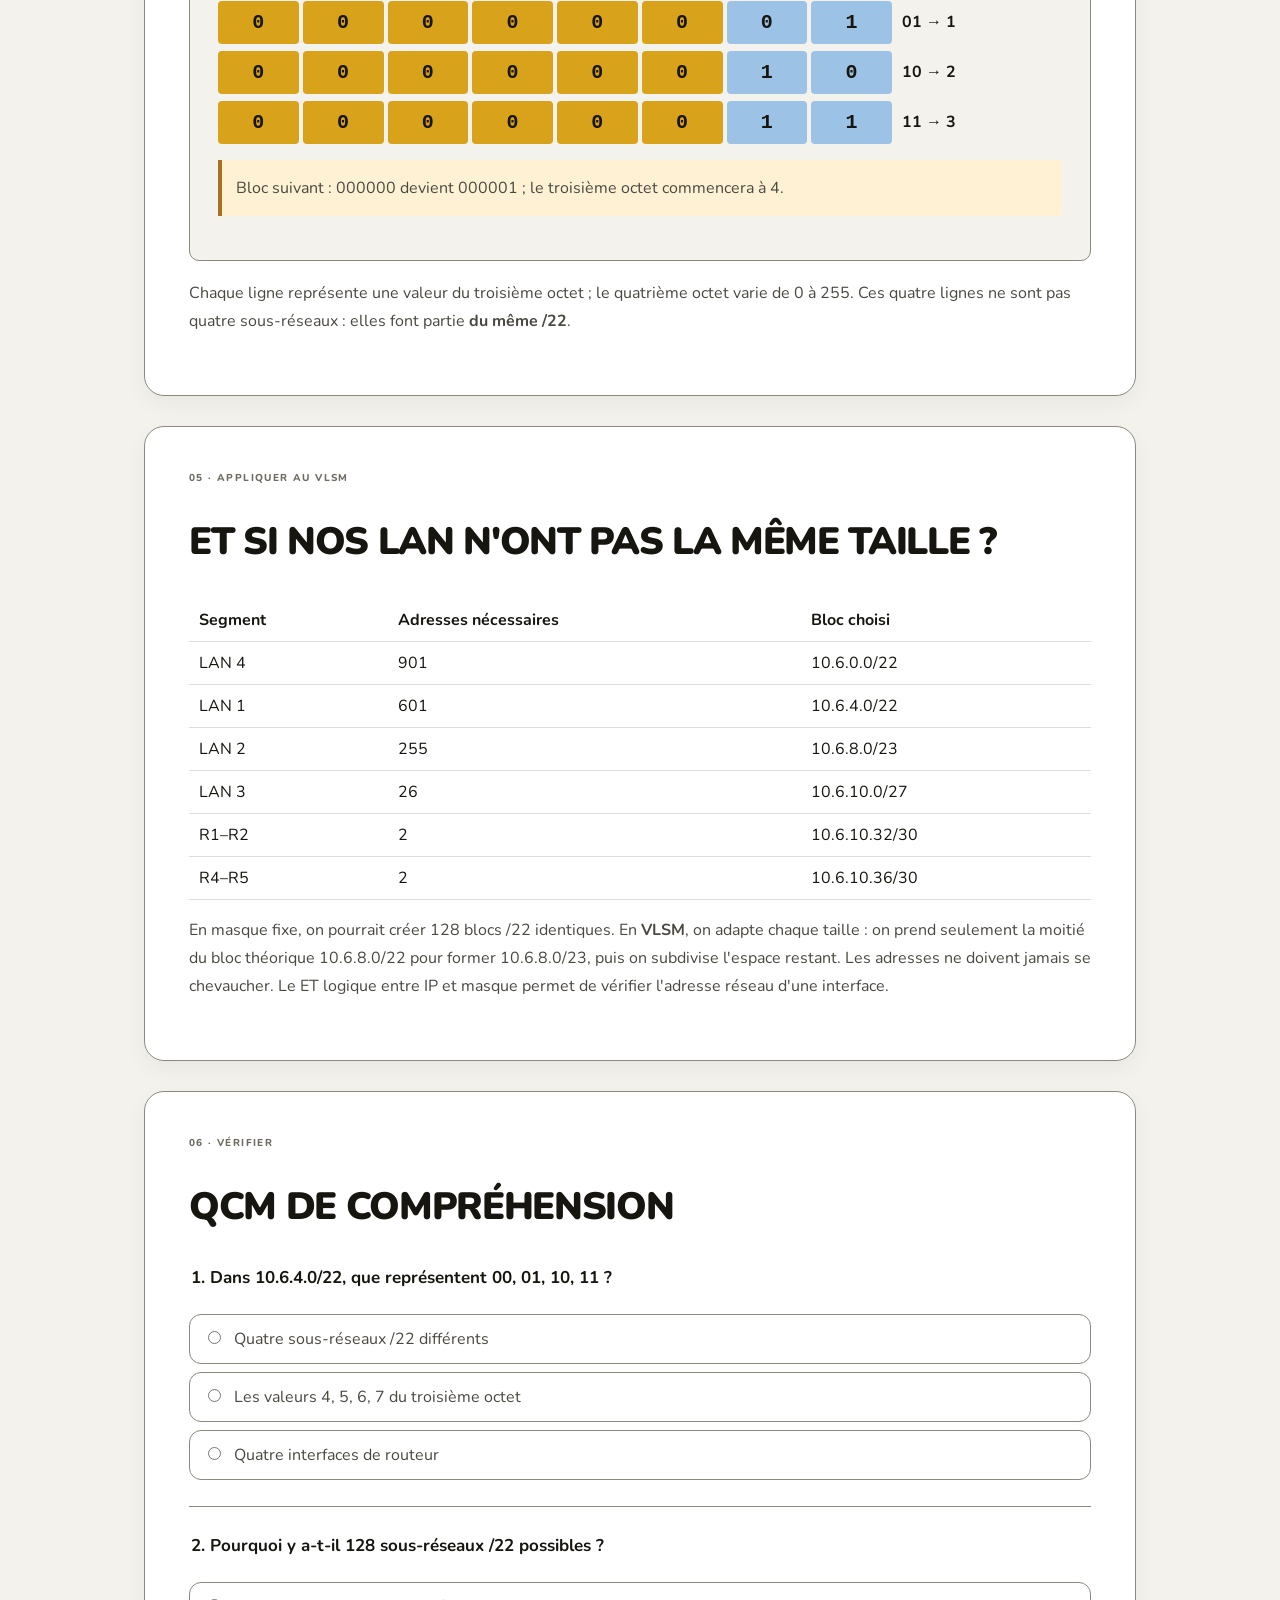
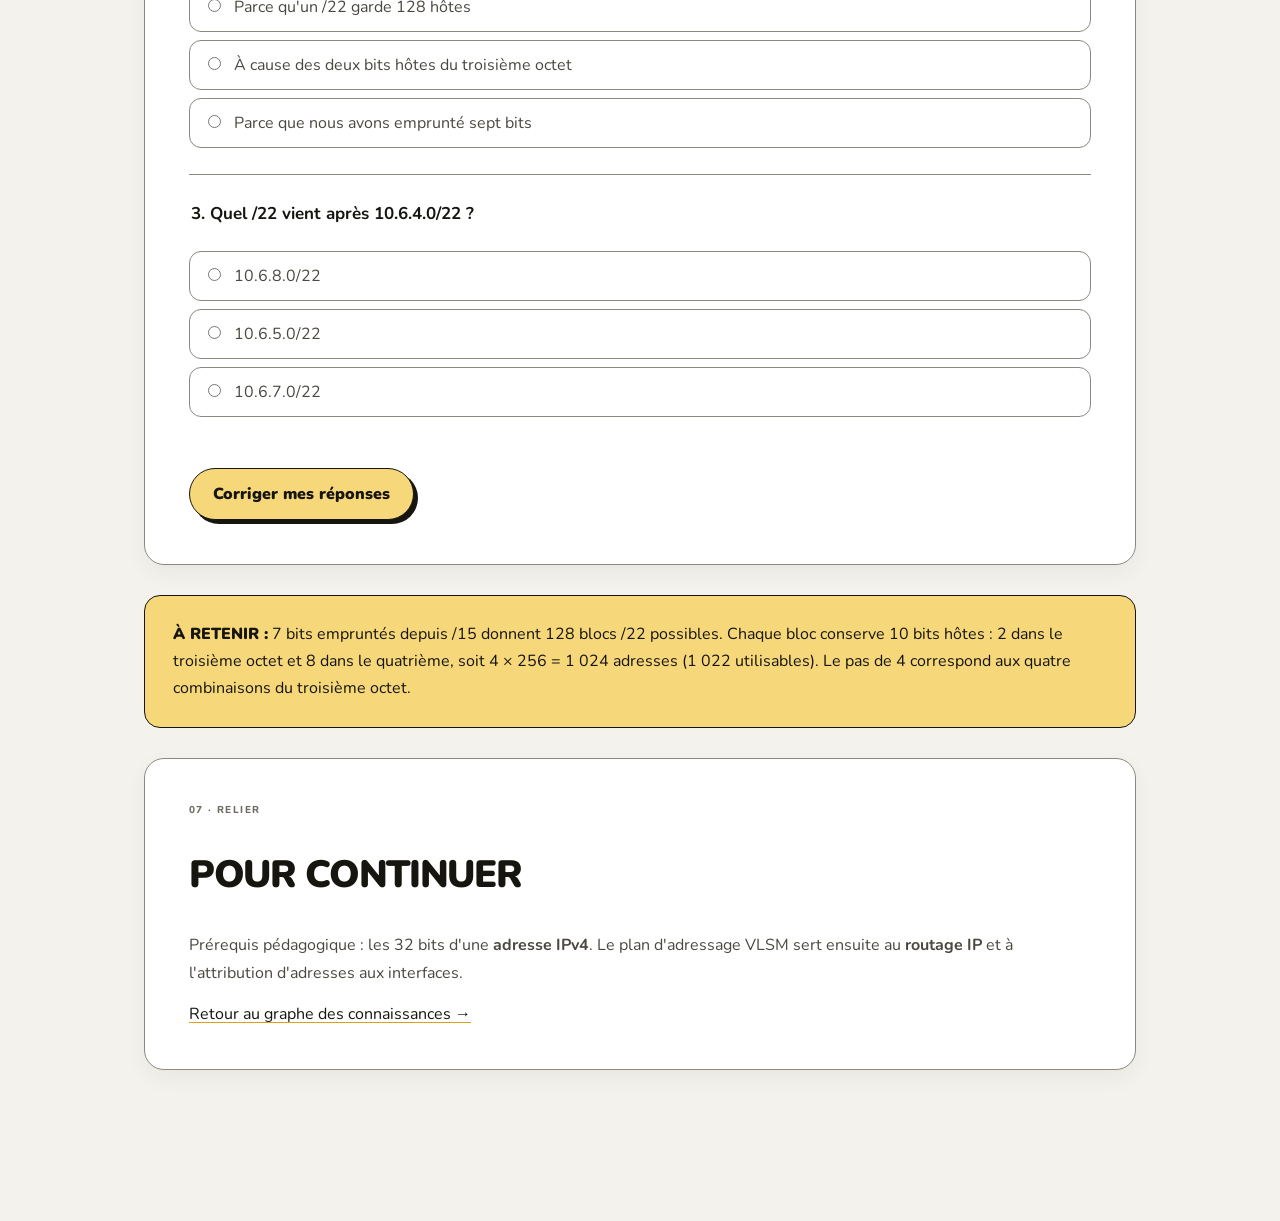
<file: informatique/reseaux/vlsm-bits/index.html>
<!doctype html>
<html lang="fr"><head><meta charset="utf-8"><meta name="viewport" content="width=device-width,initial-scale=1"><meta name="description" content="Comprendre les bits empruntés, le pas de quatre et les 128 sous-réseaux /22 d'un /15 avec une animation interactive."><title>VLSM : 128 blocs en binaire — Bash World</title><link rel="stylesheet" href="../../../moteur/styles.css">
<style>
.simbox{background:#eef3ec;border:1px solid #d1dfd3;padding:clamp(15px,3vw,28px);border-radius:10px;margin:18px 0}.bits{display:grid;grid-template-columns:repeat(8,minmax(0,1fr));gap:4px;margin:10px 0}.bit{background:#1c322d;color:white;text-align:center;padding:10px 0;border-radius:4px;font:700 clamp(13px,2.5vw,20px) monospace}.bit.e{background:#a47321}.bit.h{background:#317f91}.srow{display:grid;grid-template-columns:minmax(0,1fr) minmax(90px,160px);align-items:center;gap:10px;margin:7px 0}.srow .bits{margin:0}.buttons{display:flex;gap:8px;flex-wrap:wrap;margin:12px 0}.buttons button{background:#1c322d;color:white;border:0;border-radius:4px;padding:10px 12px}.buttons button:disabled{opacity:.45}button:focus-visible,input:focus-visible{outline:3px solid #ebb552;outline-offset:3px}#choose{width:100%;accent-color:#1c322d}.stats{display:grid;grid-template-columns:repeat(2,minmax(0,1fr));gap:10px}.stats div{background:white;border:1px solid #d5ddd2;padding:12px;border-radius:5px;overflow-wrap:anywhere}.stats small{display:block;color:#526a5d}.stats strong{font:700 clamp(14px,2.5vw,21px) monospace}.highlight{background:#fff2d4;border-left:4px solid #a47321;padding:14px;line-height:1.7}.legend{font-size:13px;line-height:1.8}.legend b{color:#a47321}.lesson-card table{width:100%;border-collapse:collapse}.lesson-card td,.lesson-card th{padding:10px;border-bottom:1px solid #ddd;text-align:left}.tablewrap{overflow:auto}
@media(max-width:570px){.stats{grid-template-columns:1fr}.srow{grid-template-columns:1fr}.article-main{padding-top:32px}}@media(prefers-reduced-motion:reduce){*{animation:none!important;transition:none!important}}
</style><link rel="stylesheet" href="../../../moteur/encre-sur-papier.css"></head>
<body class="article-body"><nav class="article-nav" aria-label="Navigation"><a href="../../../">BASH WORLD</a><a href="../../../#explorer">← Graphe 3D</a></nav><main class="article-main"><div class="eyebrow">INFORMATIQUE / RÉSEAUX · PREMIERS PRINCIPES</div><h1>Comment les bits dessinent-ils les sous-réseaux ?</h1><p class="article-intro">Du réseau 10.6.0.0/15 à 128 blocs /22 : regarde les bits réseau changer et les bits hôtes parcourir les quatre combinaisons.</p>
<section class="lesson-card"><div class="eyebrow">01 · LE PROBLÈME</div><h2>Quel problème cherchait-on à résoudre ?</h2><p>Notre réseau initial <code>10.6.0.0/15</code> contient 2<sup>17</sup> = 131 072 adresses. Le LAN de 900 PC et une interface de routeur nécessite au moins 901 adresses utilisables. Neuf bits hôtes ne donnent que 510 adresses utilisables ; dix bits en donnent 1 022. Il faut donc un <strong>/22</strong> : 32 − 10 = 22.</p><p>Comment déterminer exactement les adresses de chaque bloc sans les deviner ?</p></section>
<section class="lesson-card"><div class="eyebrow">02 · RECONSTRUIRE</div><h2>Bits empruntés et bits hôtes</h2><p>Partant de /15, nous empruntons <strong>22 − 15 = 7 bits</strong>. Un bit se trouve dans le deuxième octet et six dans le troisième. Le masque /22 vaut <code>255.255.252.0</code>. Il laisse <strong>2 bits hôtes dans le troisième octet</strong> et 8 dans le quatrième.</p><div class="simbox"><strong>Troisième octet du masque : 11111100</strong><div class="bits"><span class="bit">1</span><span class="bit">1</span><span class="bit">1</span><span class="bit">1</span><span class="bit">1</span><span class="bit">1</span><span class="bit h">0</span><span class="bit h">0</span></div><p>Les 2 bits hôtes forment 00, 01, 10, 11 : <strong>quatre valeurs consécutives du troisième octet dans un même réseau</strong>. Chaque valeur s'accompagne de 256 valeurs du quatrième : 4 × 256 = 1 024 adresses.</p></div><p>Le pas est donc de 4 dans le troisième octet (également 256 − 252 = 4). Le premier /22 couvre 10.6.0.0 à 10.6.3.255 ; le suivant commence à 10.6.4.0.</p></section>
<section class="lesson-card"><div class="eyebrow">03 · ANIMATION PAS À PAS</div><h2>Pourquoi 000000 devient 000001</h2><div class="sim-stage" data-stepper><svg viewBox="0 0 650 140" role="img" aria-label="Transition entre deux sous-réseaux /22"><rect x="10" y="18" width="275" height="80" rx="10" fill="#1c322d"/><text x="147" y="48" text-anchor="middle" fill="#ebb552" font-size="20">10.6.0.0/22</text><text x="147" y="77" text-anchor="middle" fill="white" font-size="16">000000 | 00 01 10 11</text><g data-step-panel data-step-min="1" data-step-max="2" hidden><path d="M295 59 H346" stroke="#a47321" stroke-width="4"/><path d="M335 50 L349 59 L335 68" fill="none" stroke="#a47321" stroke-width="4"/></g><rect x="358" y="18" width="282" height="80" rx="10" fill="#426e60"/><text x="499" y="48" text-anchor="middle" fill="white" font-size="20">10.6.4.0/22</text><text x="499" y="77" text-anchor="middle" fill="white" font-size="16">000001 | 00 01 10 11</text><text data-step-caption x="325" y="130" font-size="13" text-anchor="middle" fill="#1c322d">Bloc 1 : 000000 fixe les six bits réseau.</text></svg><ol class="sr-only" data-step-captions><li>Bloc 1 : 000000 fixe les six bits réseau ; les hôtes parcourent 00, 01, 10, 11, donc 0 à 3.</li><li>On incrémente les bits réseau : 000000 devient 000001.</li><li>Bloc 2 : 000001 fixe les six bits réseau ; les hôtes parcourent 00, 01, 10, 11, donc 4 à 7.</li></ol><div class="sim-controls"><button data-step-back type="button">← Précédent</button><button data-step-next type="button">Suivant →</button><span data-step-status class="sim-status" aria-live="polite"></span></div></div></section>
<section class="lesson-card"><div class="eyebrow">04 · EXPLORER</div><h2>Parcours les 128 blocs /22</h2><p>Le curseur fait avancer le numéro binaire du sous-réseau. Les six bits réseau du troisième octet changent de 000000 à 111111. Au bloc 65, un bit du deuxième octet bascule également : 10.6 devient 10.7.</p><div class="simbox"><label for="choose"><strong>Bloc <output id="num">1</output> sur 128</strong></label><input id="choose" type="range" min="0" max="127" step="1" value="0"><div class="buttons"><button id="previous" type="button">← Précédent</button><button id="next" type="button">Suivant →</button><button id="play" type="button" aria-pressed="false">▶ Animer</button><button id="restart" type="button">Recommencer</button></div><div class="buttons"><button type="button" data-jump="0">Bloc 1</button><button type="button" data-jump="1">Bloc 2</button><button type="button" data-jump="2">Bloc 3</button><button type="button" data-jump="63">Bloc 64</button><button type="button" data-jump="64">Bloc 65</button><button type="button" data-jump="127">Bloc 128</button></div><div class="stats" aria-live="polite"><div><small>Adresse réseau</small><strong id="network">10.6.0.0/22</strong></div><div><small>Plage d'adresses</small><strong id="range-text">10.6.0.0 → 10.6.3.255</strong></div><div><small>Sept bits empruntés</small><strong id="seven">0 000000</strong></div><div><small>Numéro binaire (décimal)</small><strong id="decimal">0</strong></div></div><h3>Deuxième octet (7 fixes + 1 emprunté)</h3><div id="oct2" class="bits" aria-label="Bits du deuxième octet"></div><h3>Troisième octet (6 empruntés + 2 hôtes)</h3><div id="oct3" class="bits" aria-label="Bits du troisième octet"></div><p class="legend">Vert : réseau initial · <b>Or : bits empruntés</b> · Bleu : bits hôtes</p><h3>Les quatre combinaisons du même bloc</h3><div id="combinations"></div><p id="transition" class="highlight" aria-live="polite"></p></div><p>Chaque ligne représente une valeur du troisième octet ; le quatrième octet varie de 0 à 255. Ces quatre lignes ne sont pas quatre sous-réseaux : elles font partie <strong>du même /22</strong>.</p></section>
<section class="lesson-card"><div class="eyebrow">05 · APPLIQUER AU VLSM</div><h2>Et si nos LAN n'ont pas la même taille ?</h2><div class="tablewrap"><table><thead><tr><th>Segment</th><th>Adresses nécessaires</th><th>Bloc choisi</th></tr></thead><tbody><tr><td>LAN 4</td><td>901</td><td>10.6.0.0/22</td></tr><tr><td>LAN 1</td><td>601</td><td>10.6.4.0/22</td></tr><tr><td>LAN 2</td><td>255</td><td>10.6.8.0/23</td></tr><tr><td>LAN 3</td><td>26</td><td>10.6.10.0/27</td></tr><tr><td>R1–R2</td><td>2</td><td>10.6.10.32/30</td></tr><tr><td>R4–R5</td><td>2</td><td>10.6.10.36/30</td></tr></tbody></table></div><p>En masque fixe, on pourrait créer 128 blocs /22 identiques. En <strong>VLSM</strong>, on adapte chaque taille : on prend seulement la moitié du bloc théorique 10.6.8.0/22 pour former 10.6.8.0/23, puis on subdivise l'espace restant. Les adresses ne doivent jamais se chevaucher. Le ET logique entre IP et masque permet de vérifier l'adresse réseau d'une interface.</p></section>
<section class="lesson-card quiz"><div class="eyebrow">06 · VÉRIFIER</div><h2>QCM de compréhension</h2><form data-quiz><fieldset data-answer="b" data-explanation="00, 01, 10, 11 sont les deux bits hôtes du troisième octet : ils donnent quatre valeurs dans un seul sous-réseau /22."><legend>1. Dans 10.6.4.0/22, que représentent 00, 01, 10, 11 ?</legend><label><input type="radio" name="q1" value="a" required> Quatre sous-réseaux /22 différents</label><label><input type="radio" name="q1" value="b"> Les valeurs 4, 5, 6, 7 du troisième octet</label><label><input type="radio" name="q1" value="c"> Quatre interfaces de routeur</label></fieldset><fieldset data-answer="c" data-explanation="22 − 15 = 7 bits empruntés, donc 2⁷ = 128 blocs /22 possibles dans le /15."><legend>2. Pourquoi y a-t-il 128 sous-réseaux /22 possibles ?</legend><label><input type="radio" name="q2" value="a" required> Parce qu'un /22 garde 128 hôtes</label><label><input type="radio" name="q2" value="b"> À cause des deux bits hôtes du troisième octet</label><label><input type="radio" name="q2" value="c"> Parce que nous avons emprunté sept bits</label></fieldset><fieldset data-answer="a" data-explanation="10.6.4.0/22 couvre les valeurs 4 à 7 du troisième octet : le suivant commence à 8."><legend>3. Quel /22 vient après 10.6.4.0/22 ?</legend><label><input type="radio" name="q3" value="a" required> 10.6.8.0/22</label><label><input type="radio" name="q3" value="b"> 10.6.5.0/22</label><label><input type="radio" name="q3" value="c"> 10.6.7.0/22</label></fieldset><button type="submit">Corriger mes réponses</button><div data-quiz-result class="quiz-result" aria-live="polite" hidden></div></form></section>
<section class="note"><strong>À retenir :</strong> 7 bits empruntés depuis /15 donnent 128 blocs /22 possibles. Chaque bloc conserve 10 bits hôtes : 2 dans le troisième octet et 8 dans le quatrième, soit 4 × 256 = 1 024 adresses (1 022 utilisables). Le pas de 4 correspond aux quatre combinaisons du troisième octet.</section>
<section class="lesson-card"><div class="eyebrow">07 · RELIER</div><h2>Pour continuer</h2><p>Prérequis pédagogique : les 32 bits d'une <strong>adresse IPv4</strong>. Le plan d'adressage VLSM sert ensuite au <strong>routage IP</strong> et à l'attribution d'adresses aux interfaces.</p><a href="../../../#explorer">Retour au graphe des connaissances →</a></section></main>
<script src="../../../moteur/lesson.js" defer></script>
<script>(()=>{'use strict';const $=id=>document.getElementById(id),slider=$('choose'),reduce=matchMedia('(prefers-reduced-motion: reduce)');let timer=null;const bits=(n,d)=>n.toString(2).padStart(d,'0');function cells(s,borrowedStart,hostsStart){return [...s].map((v,i)=>'<span class="bit '+(i>=hostsStart?'h':i>=borrowedStart?'e':'')+'">'+v+'</span>').join('')}function stop(){if(timer!==null)clearInterval(timer);timer=null;$('play').textContent='▶ Animer';$('play').setAttribute('aria-pressed','false')}function render(){const n=Number(slider.value),o=6+Math.floor(n/64),start=n%64*4,six=bits(n%64,6);$('num').textContent=n+1;$('network').textContent='10.'+o+'.'+start+'.0/22';$('range-text').textContent='10.'+o+'.'+start+'.0 → 10.'+o+'.'+(start+3)+'.255';$('seven').textContent=bits(Math.floor(n/64),1)+' '+six;$('decimal').textContent=n;$('oct2').innerHTML=cells(bits(o,8),7,8);$('oct3').innerHTML=cells(six+'00',0,6);const host=$('combinations');host.replaceChildren();for(let i=0;i<4;i++){let row=document.createElement('div');row.className='srow';let digits=document.createElement('div');digits.className='bits';digits.innerHTML=cells(six+bits(i,2),0,6);let value=document.createElement('strong');value.textContent=bits(i,2)+' → '+(start+i);row.append(digits,value);host.append(row)}$('transition').textContent=n===127?'Dernier /22 : 10.7.252.0/22.':n===63?'Transition : les six bits du troisième octet reviennent à 000000 ; le dernier bit du deuxième octet passe à 1, donc 10.6 devient 10.7.':'Bloc suivant : '+six+' devient '+bits((n+1)%64,6)+' ; le troisième octet commencera à '+((n+1)%64*4)+'.';$('previous').disabled=n===0;$('next').disabled=n===127}function select(n){slider.value=Math.max(0,Math.min(127,n));render()}slider.addEventListener('input',()=>{stop();render()});$('previous').addEventListener('click',()=>{stop();select(+slider.value-1)});$('next').addEventListener('click',()=>{stop();select(+slider.value+1)});$('restart').addEventListener('click',()=>{stop();select(0)});document.querySelectorAll('[data-jump]').forEach(b=>b.addEventListener('click',()=>{stop();select(+b.dataset.jump)}));$('play').addEventListener('click',()=>{if(timer!==null){stop();return}if(reduce.matches){select(+slider.value+1);return}if(+slider.value===127)select(0);$('play').textContent='Ⅱ Pause';$('play').setAttribute('aria-pressed','true');timer=setInterval(()=>{if(+slider.value===127)stop();else select(+slider.value+1)},900)});reduce.addEventListener('change',()=>{if(reduce.matches)stop()});document.addEventListener('visibilitychange',()=>{if(document.hidden)stop()});render()})();</script></body></html>
</file>
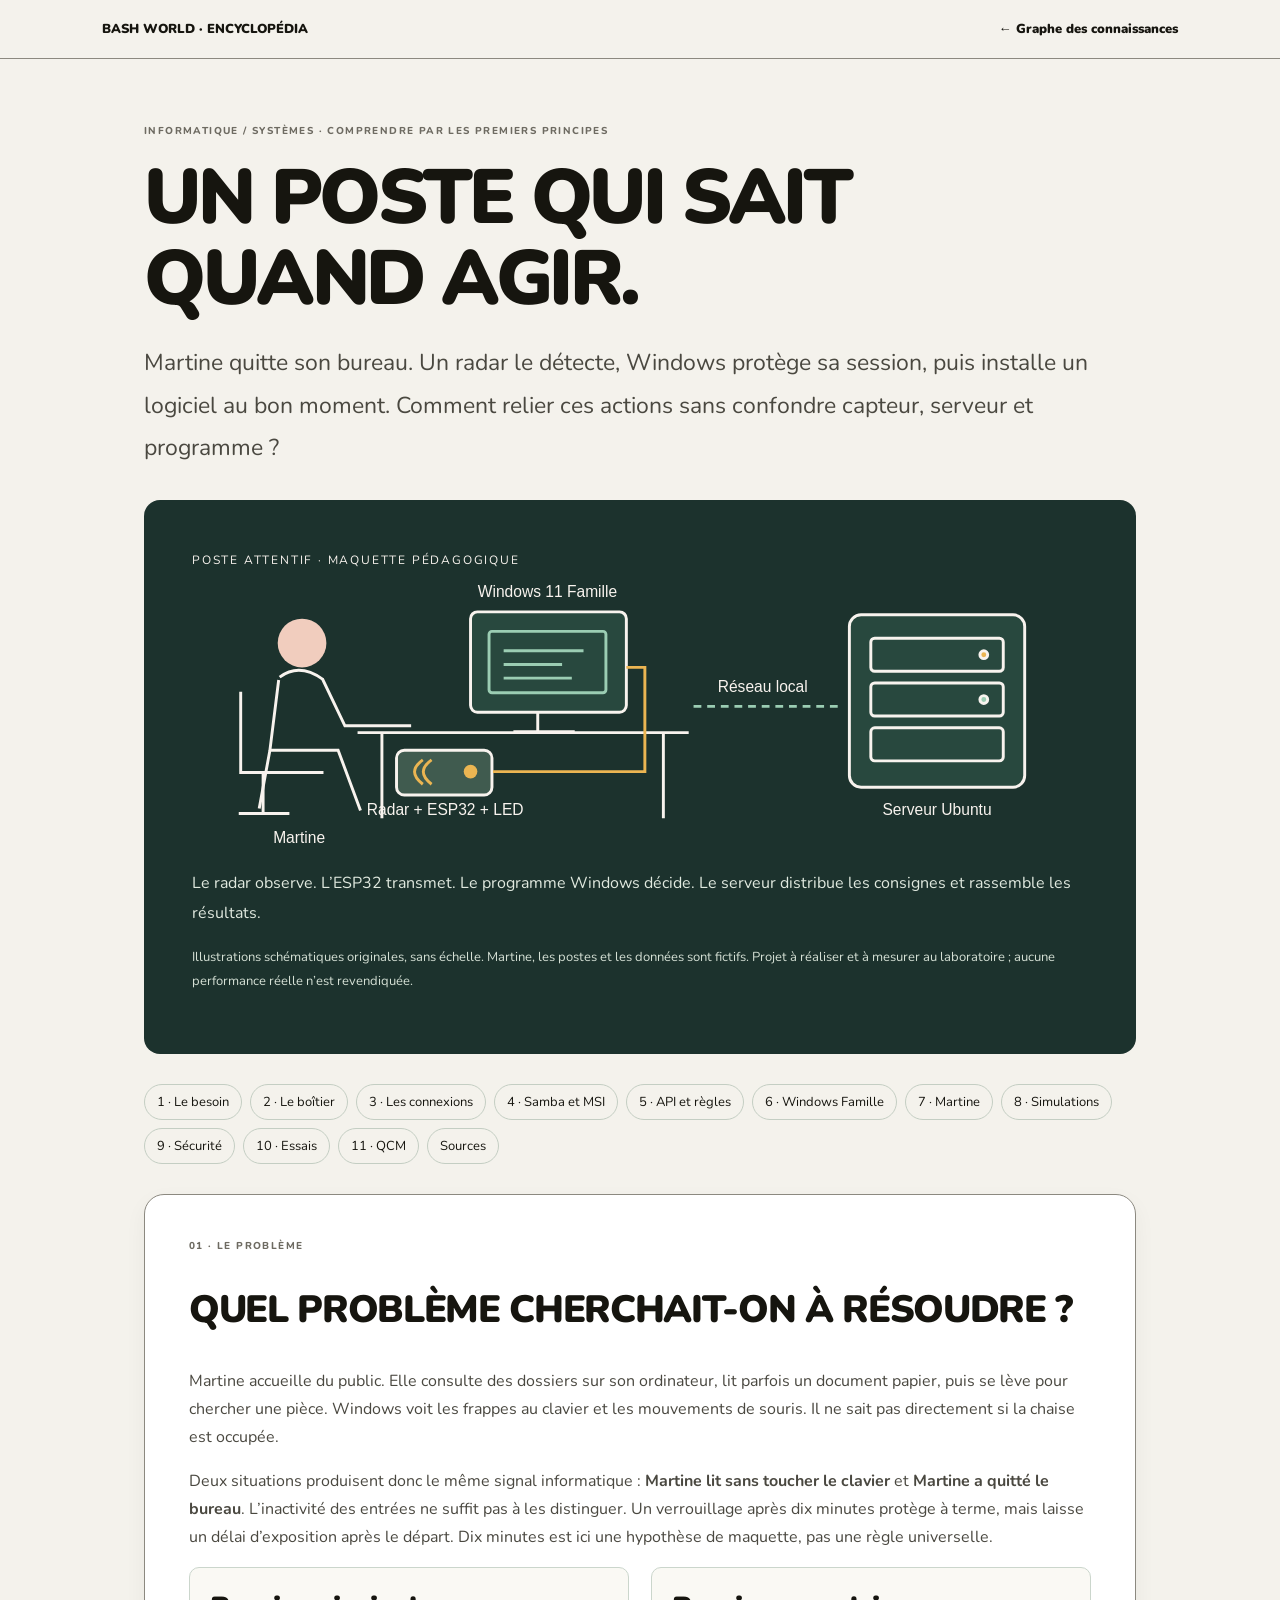
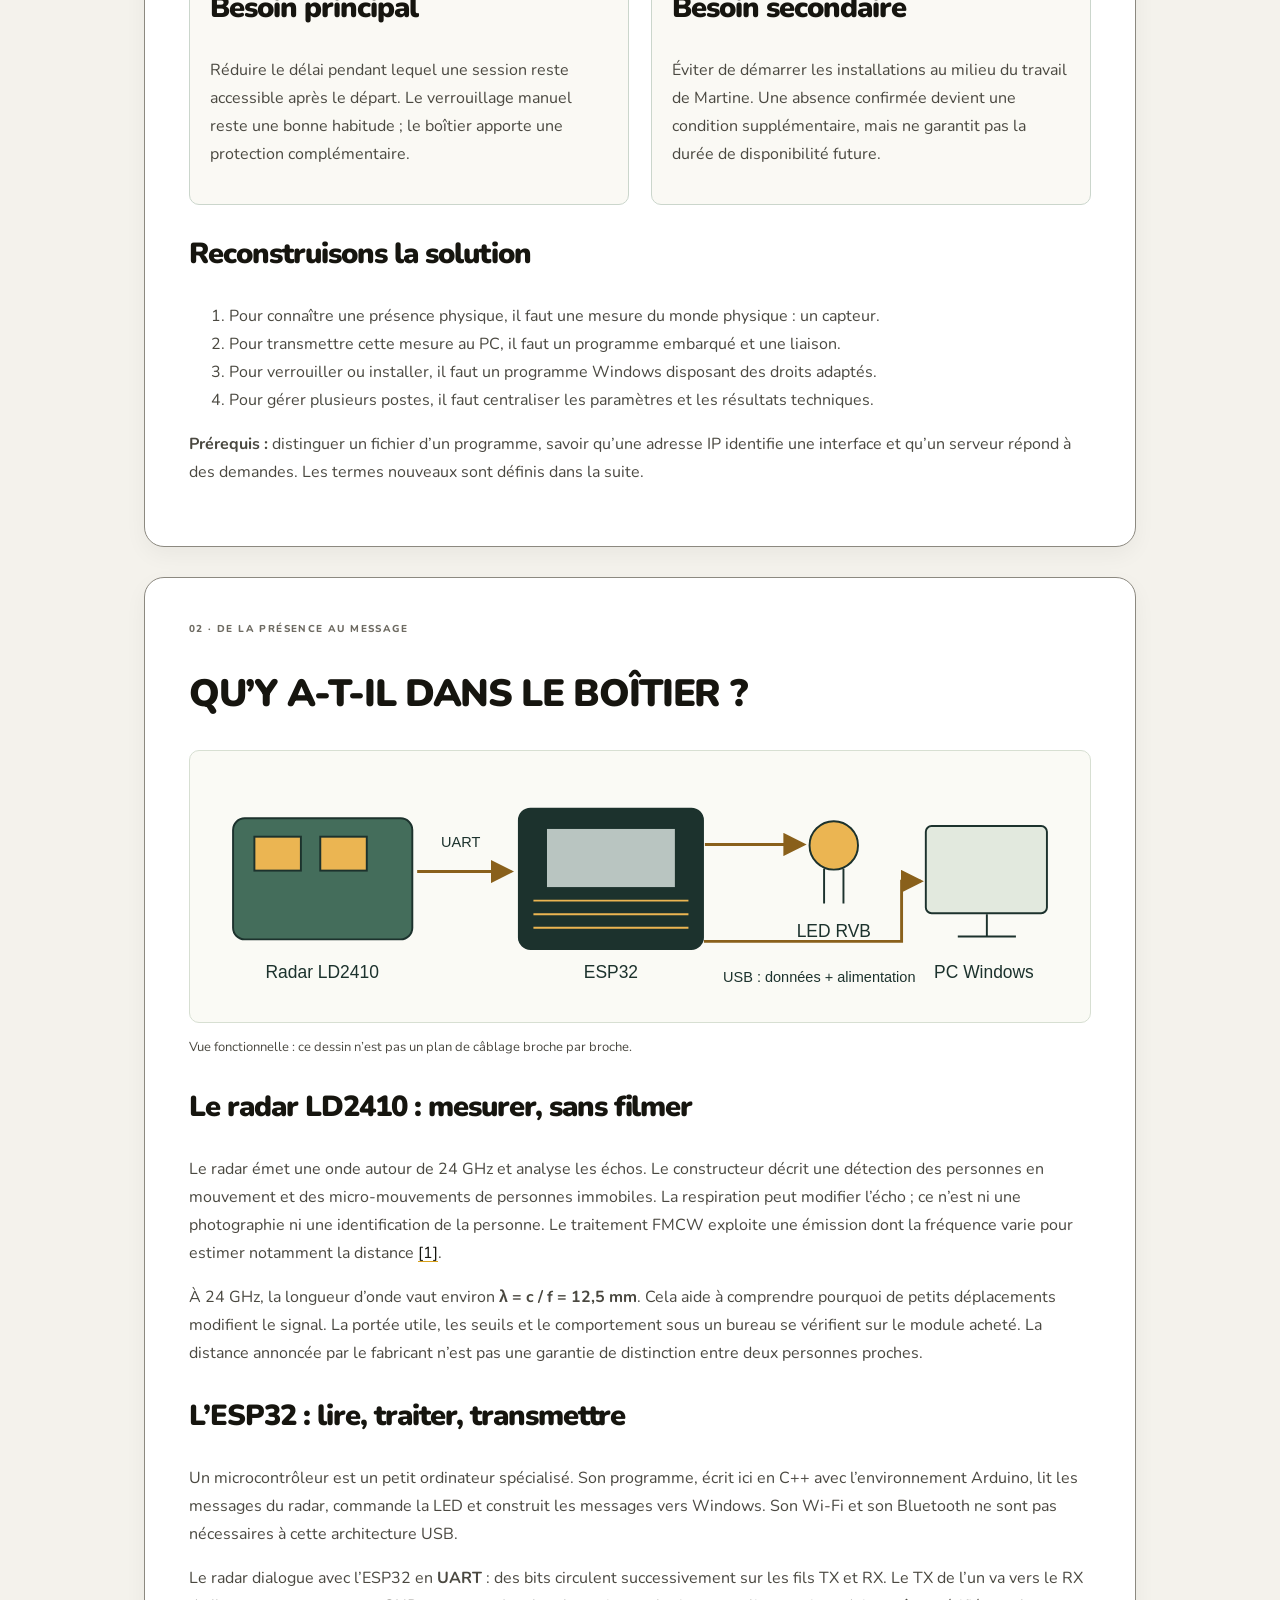
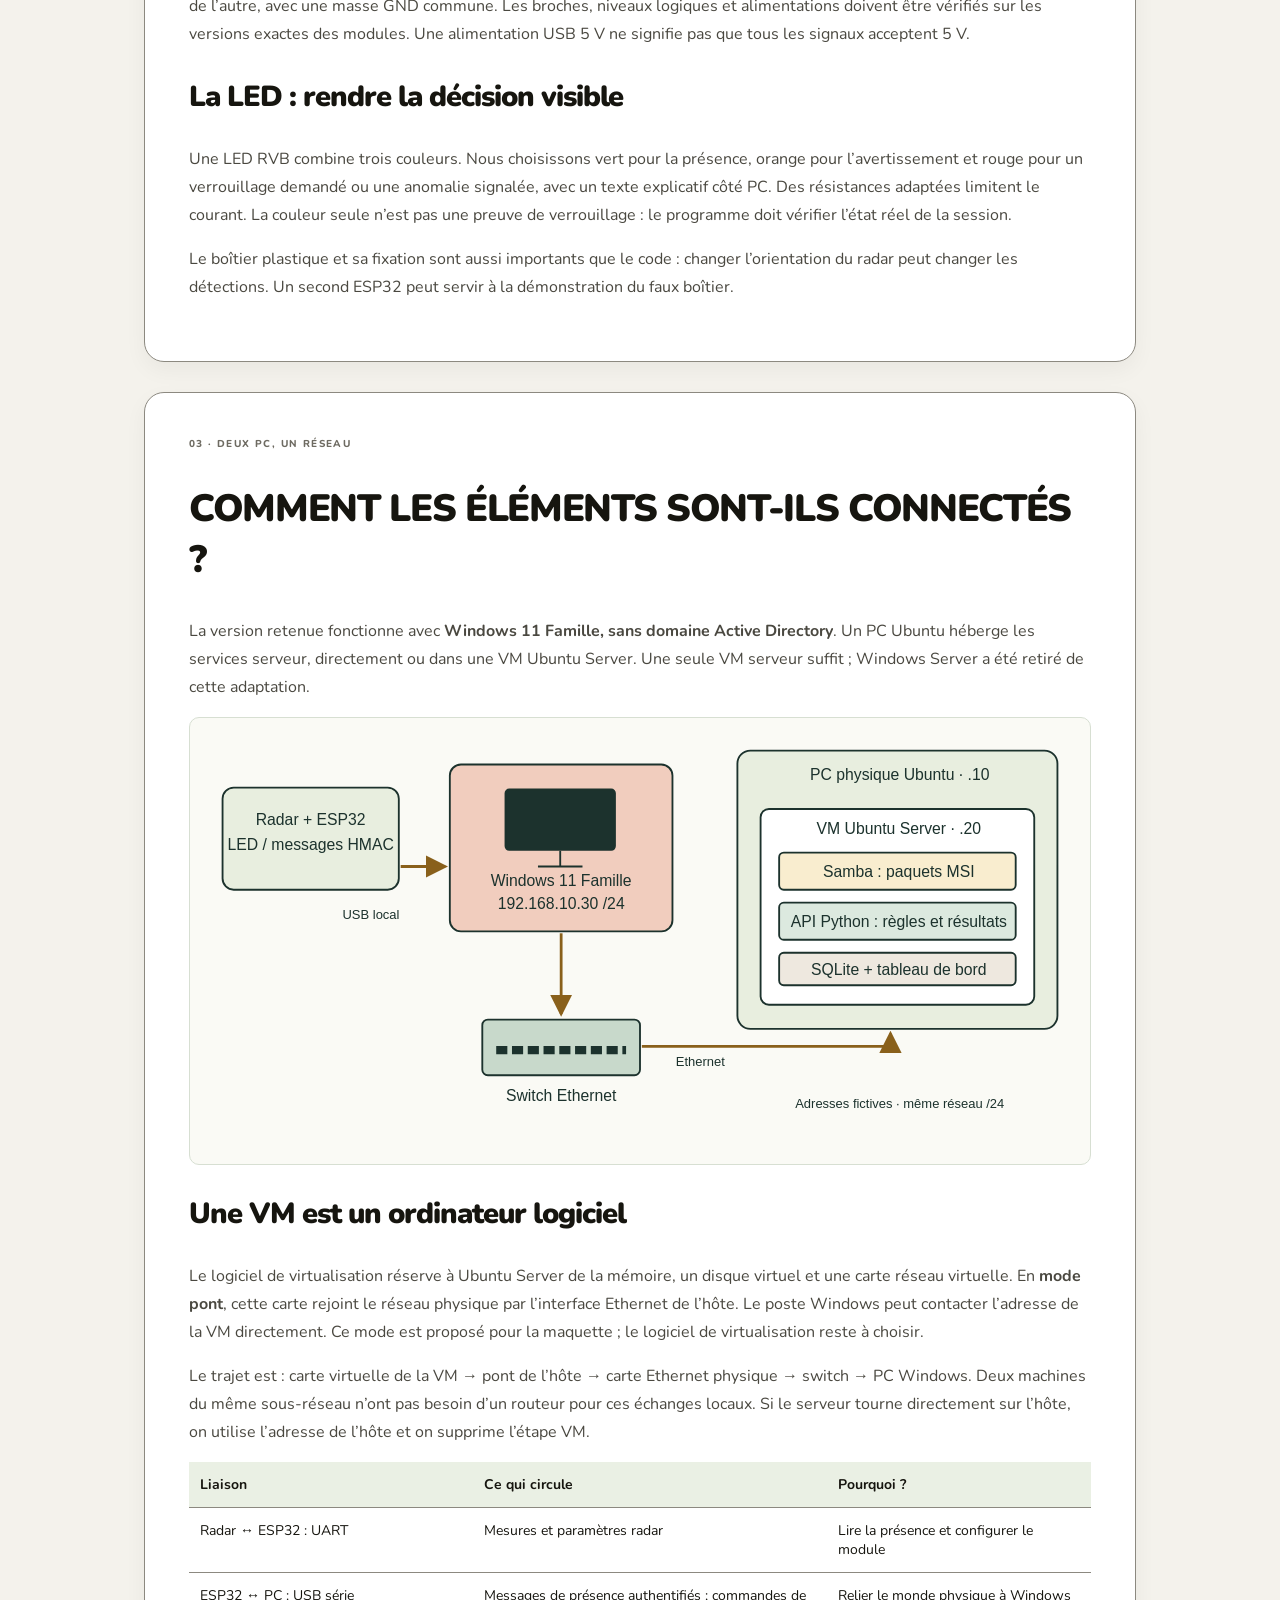
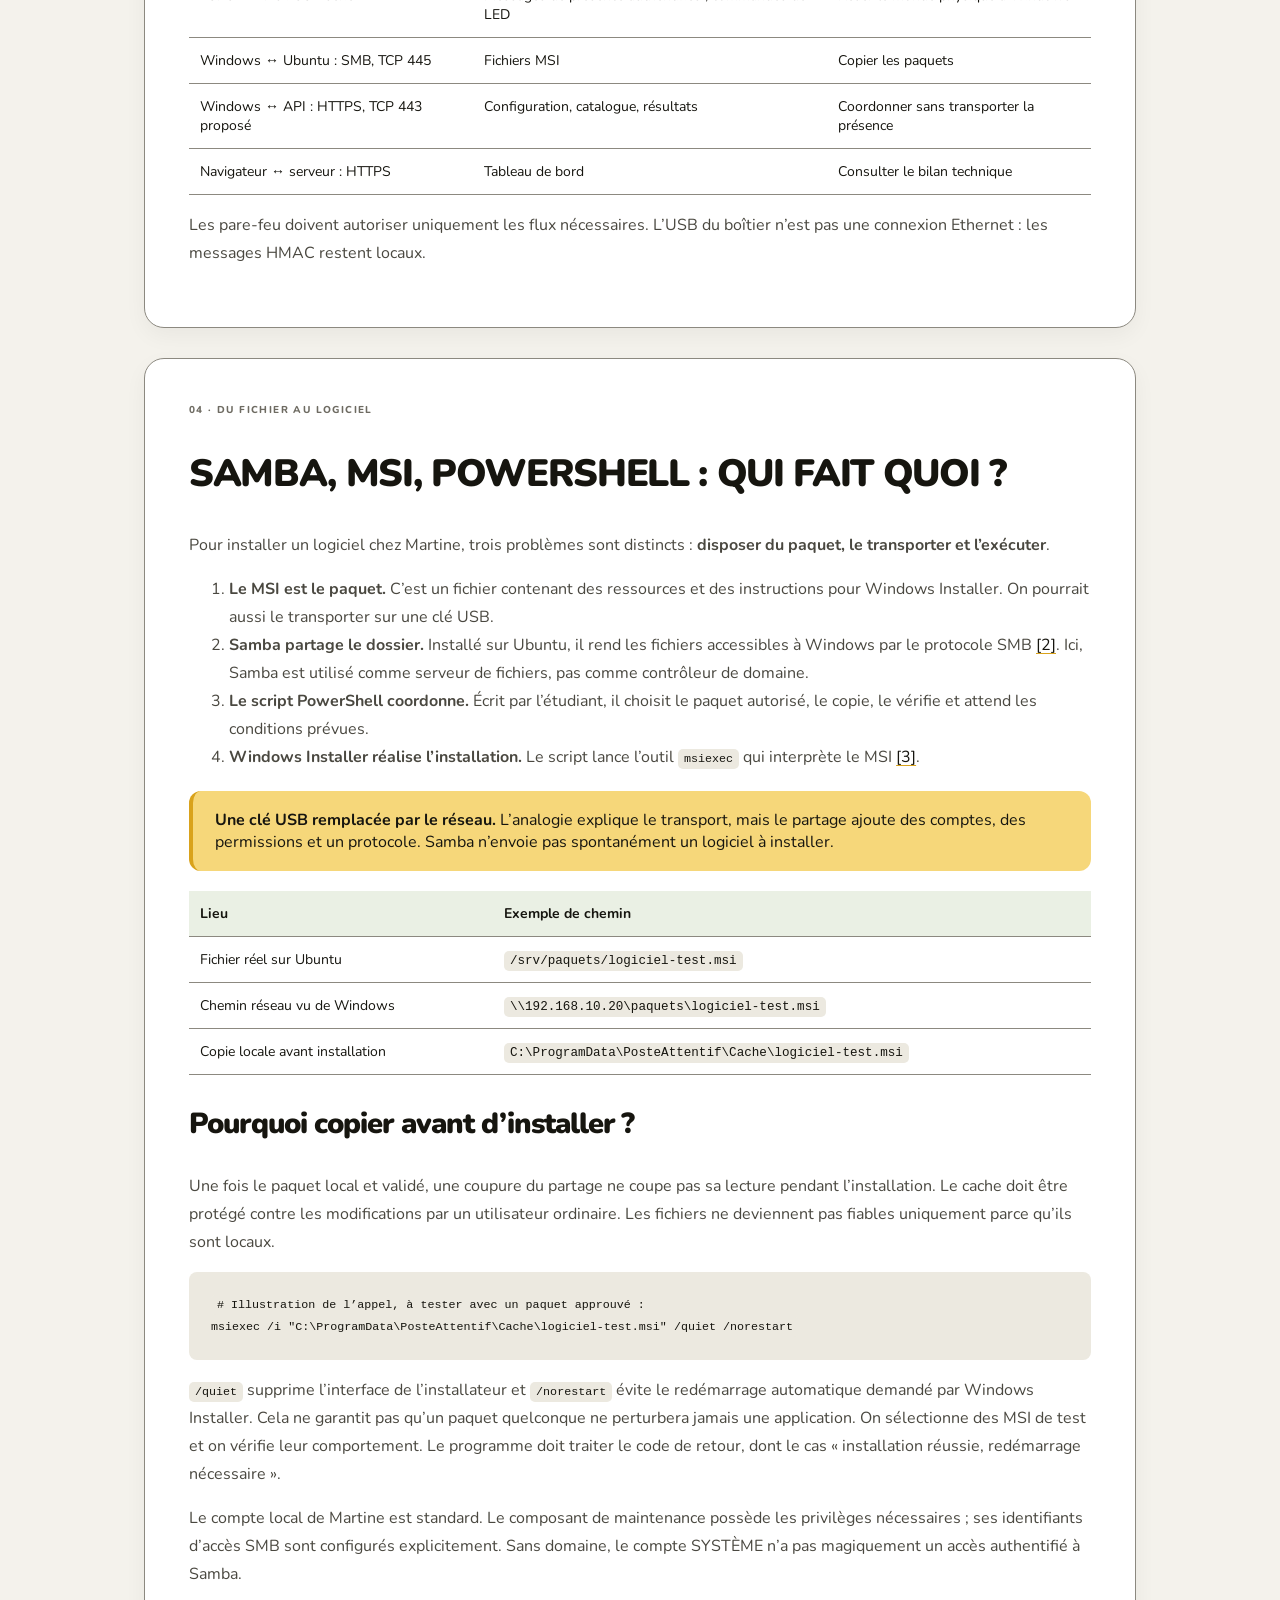
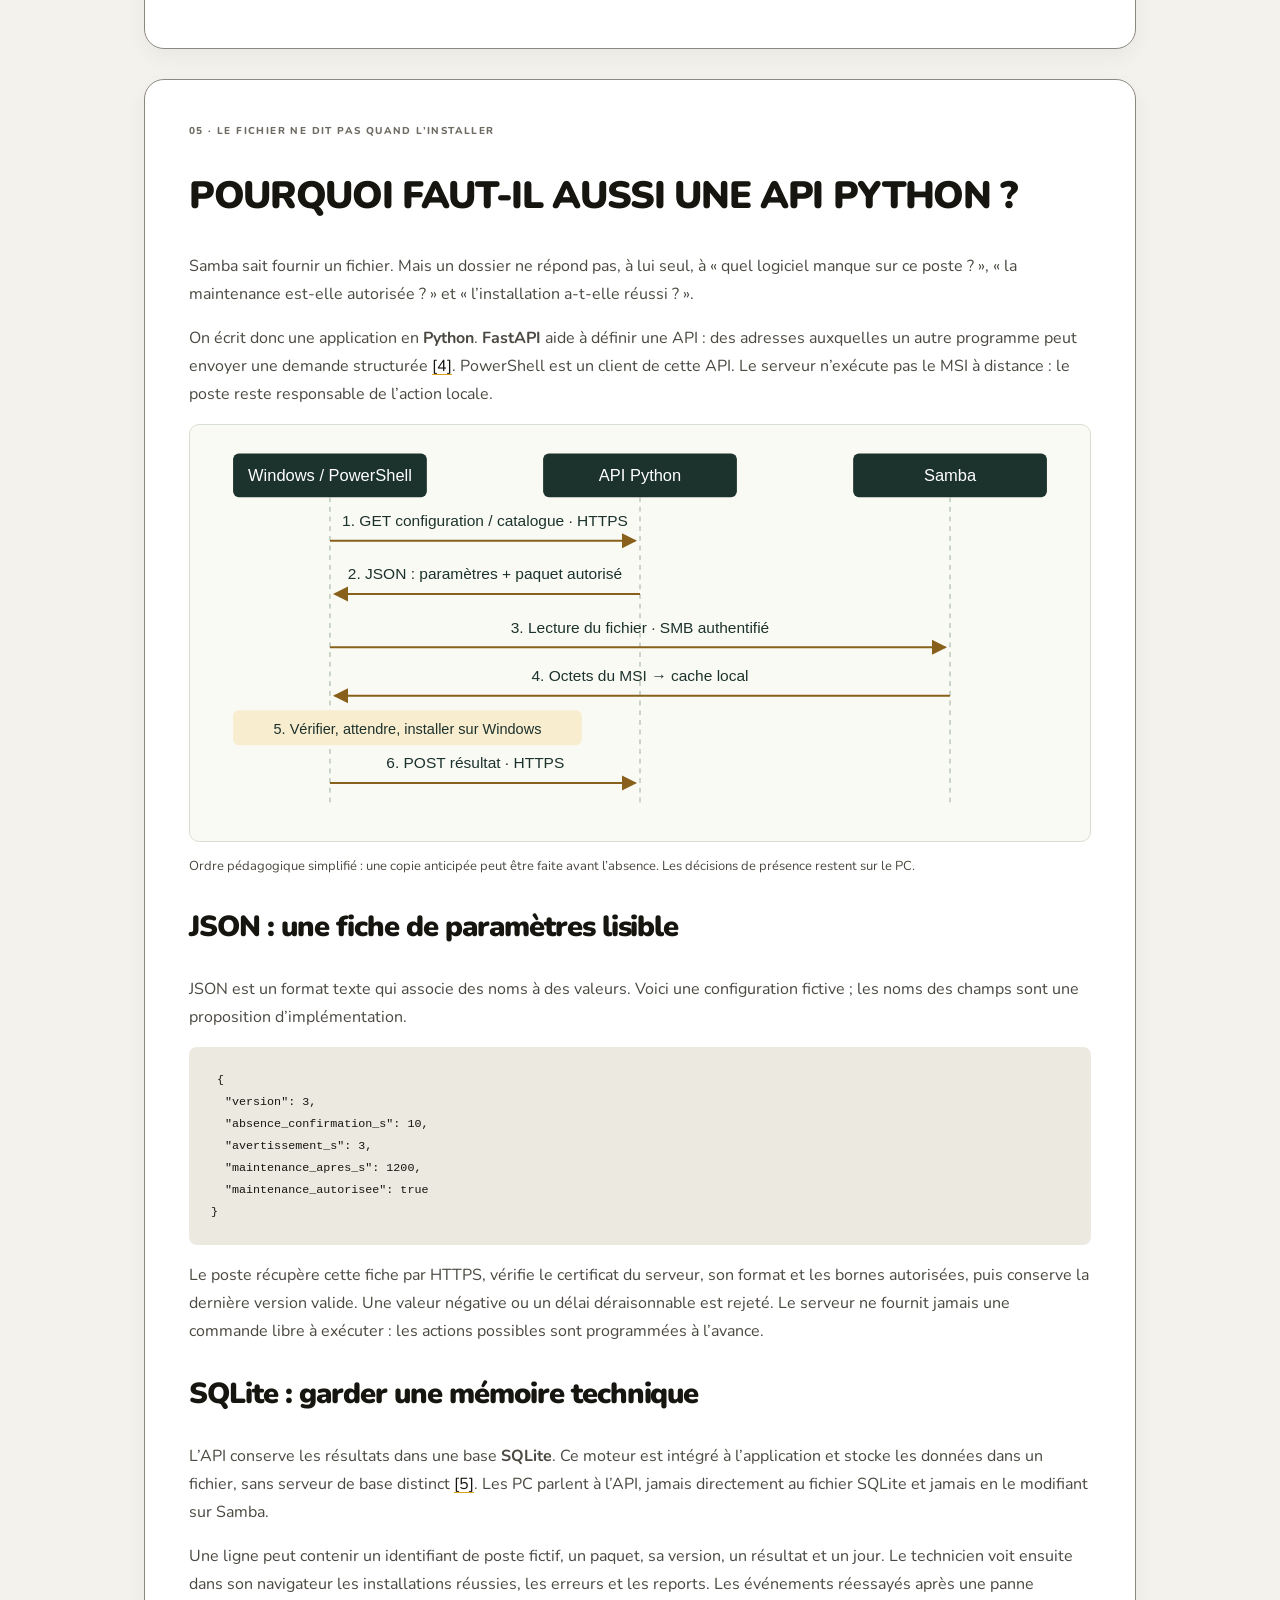
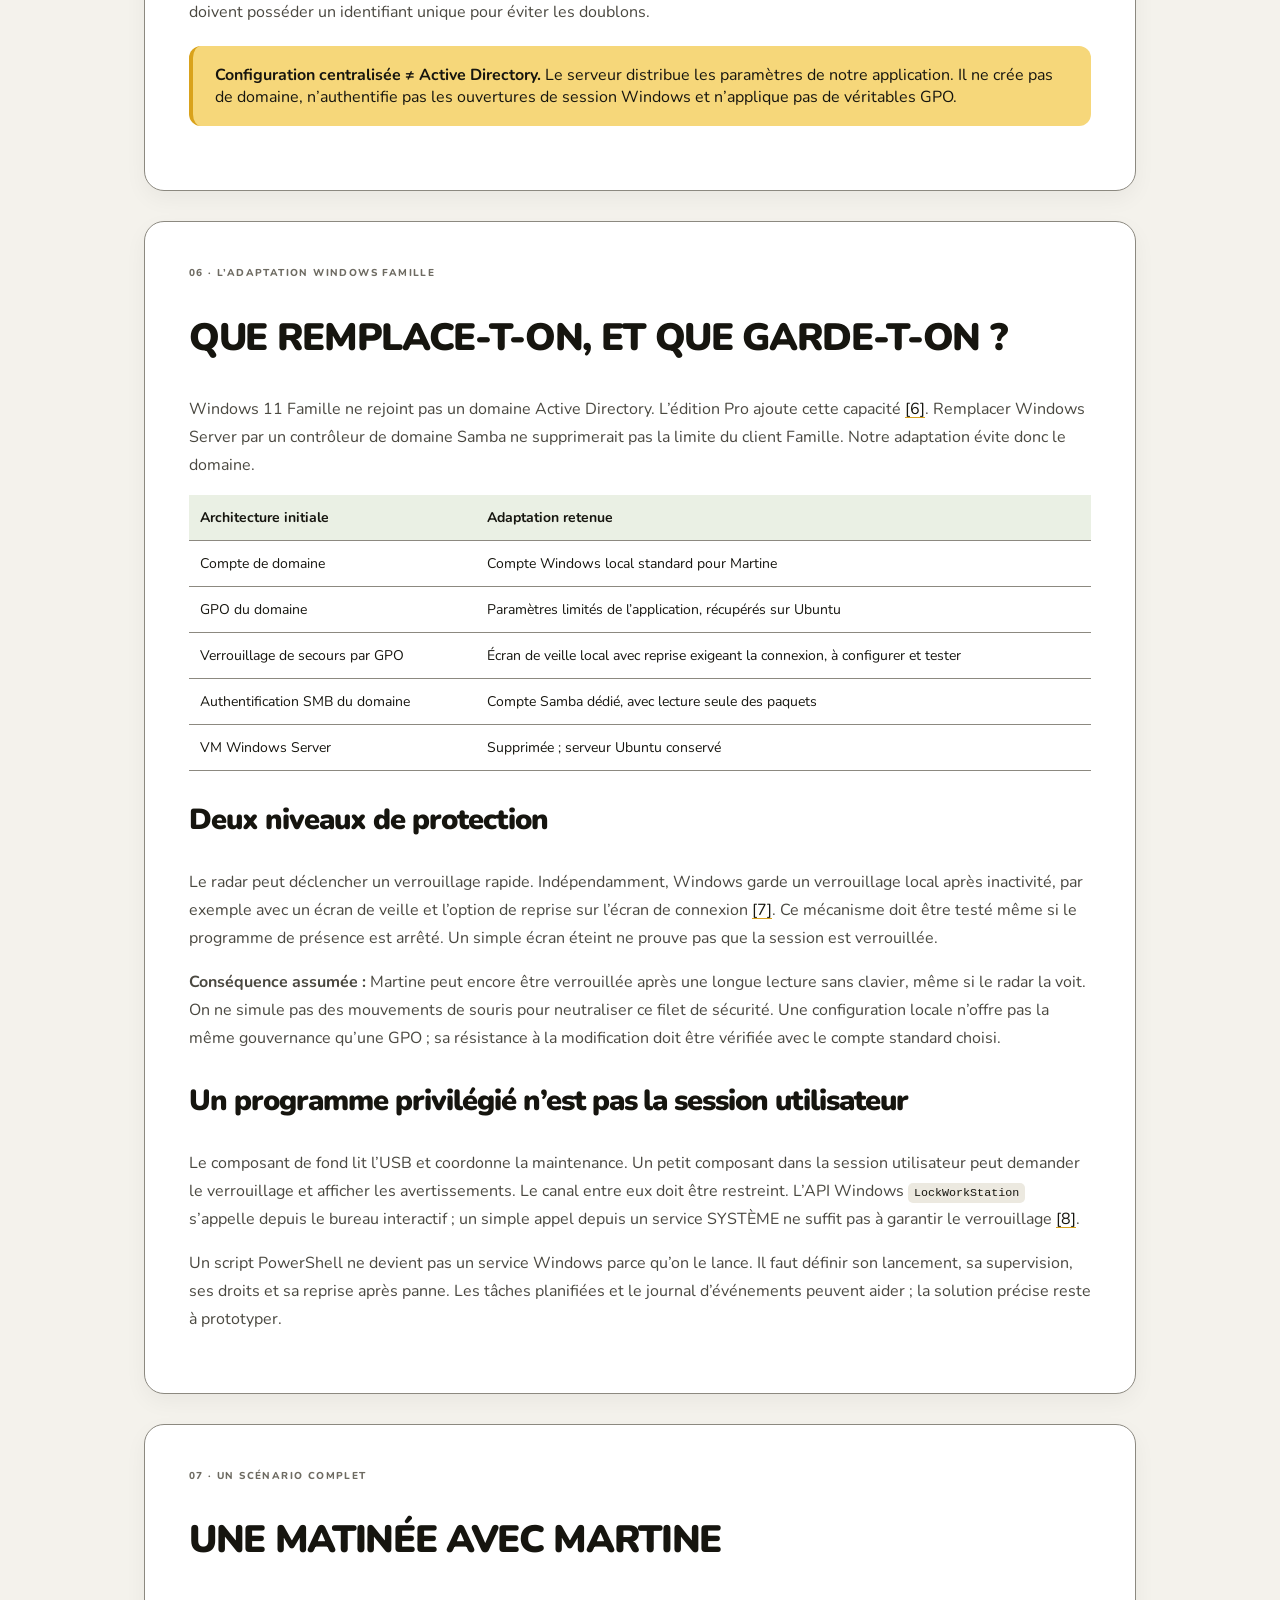
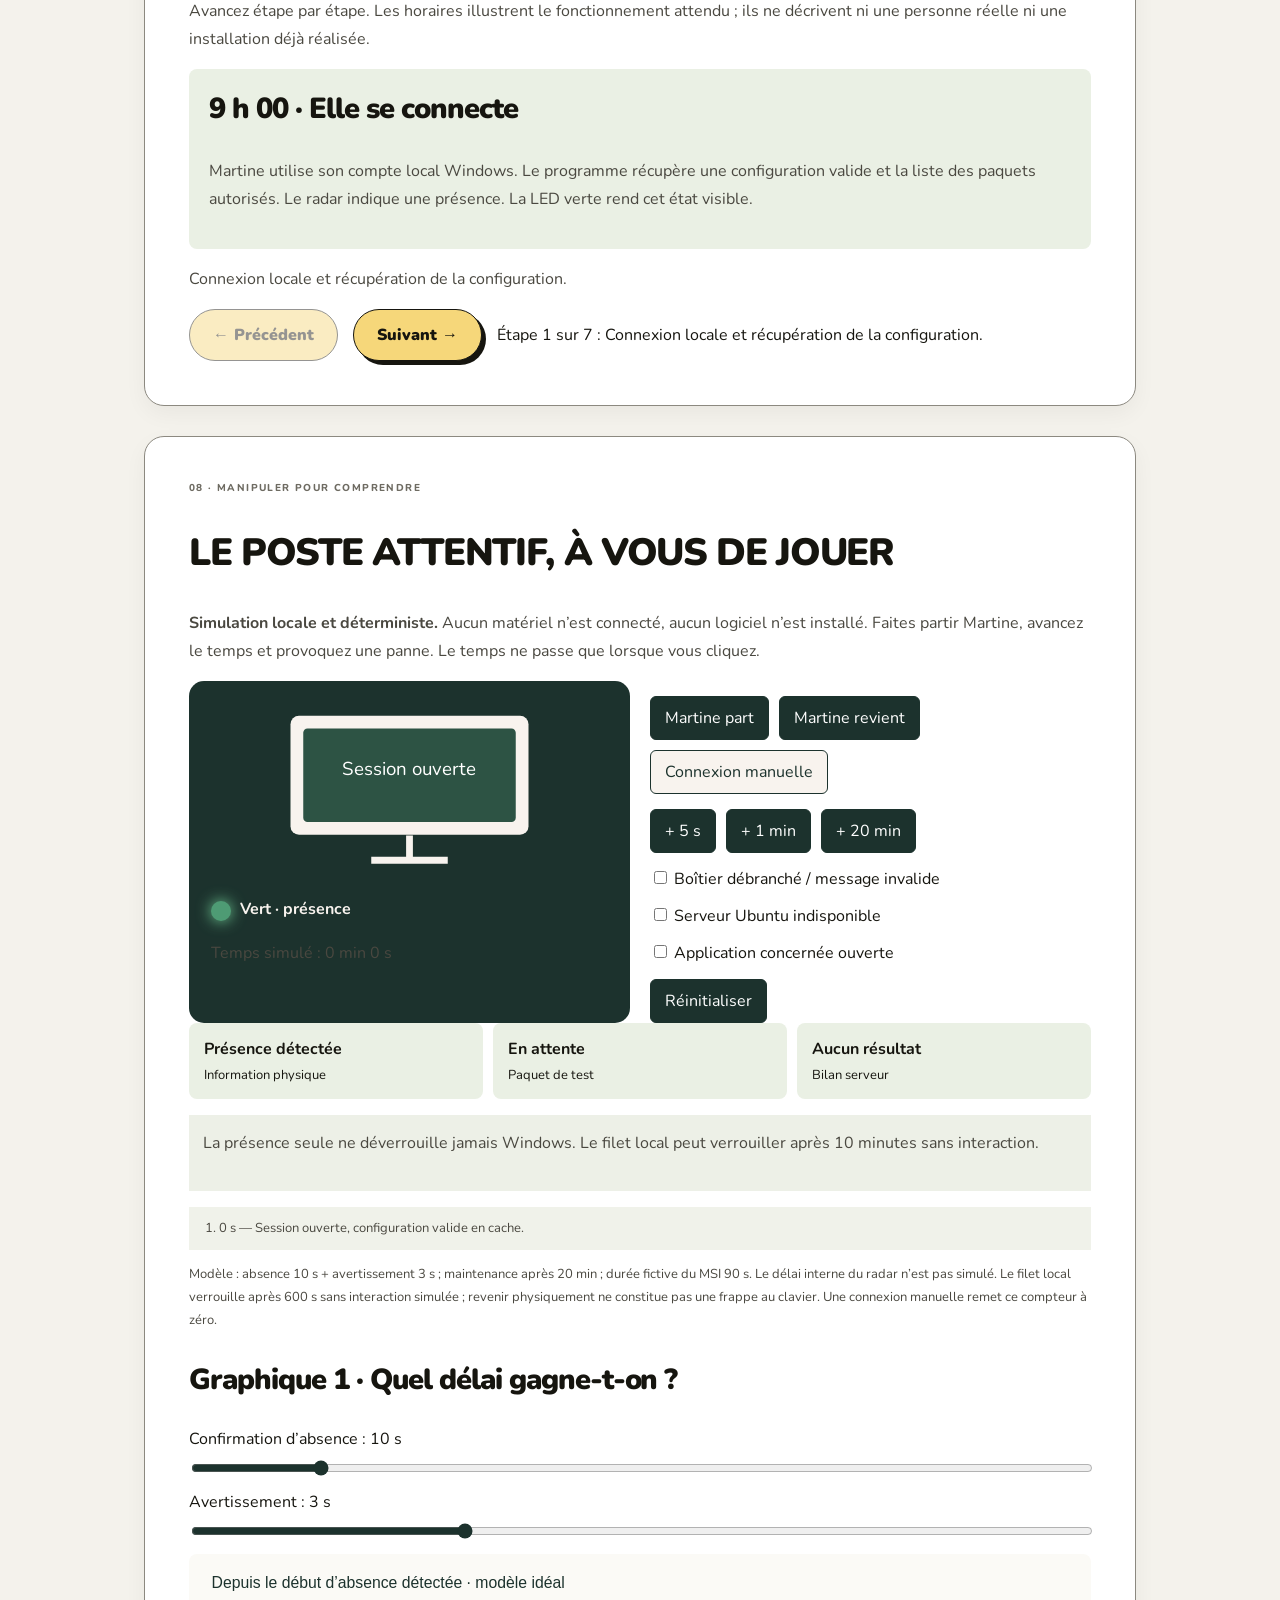
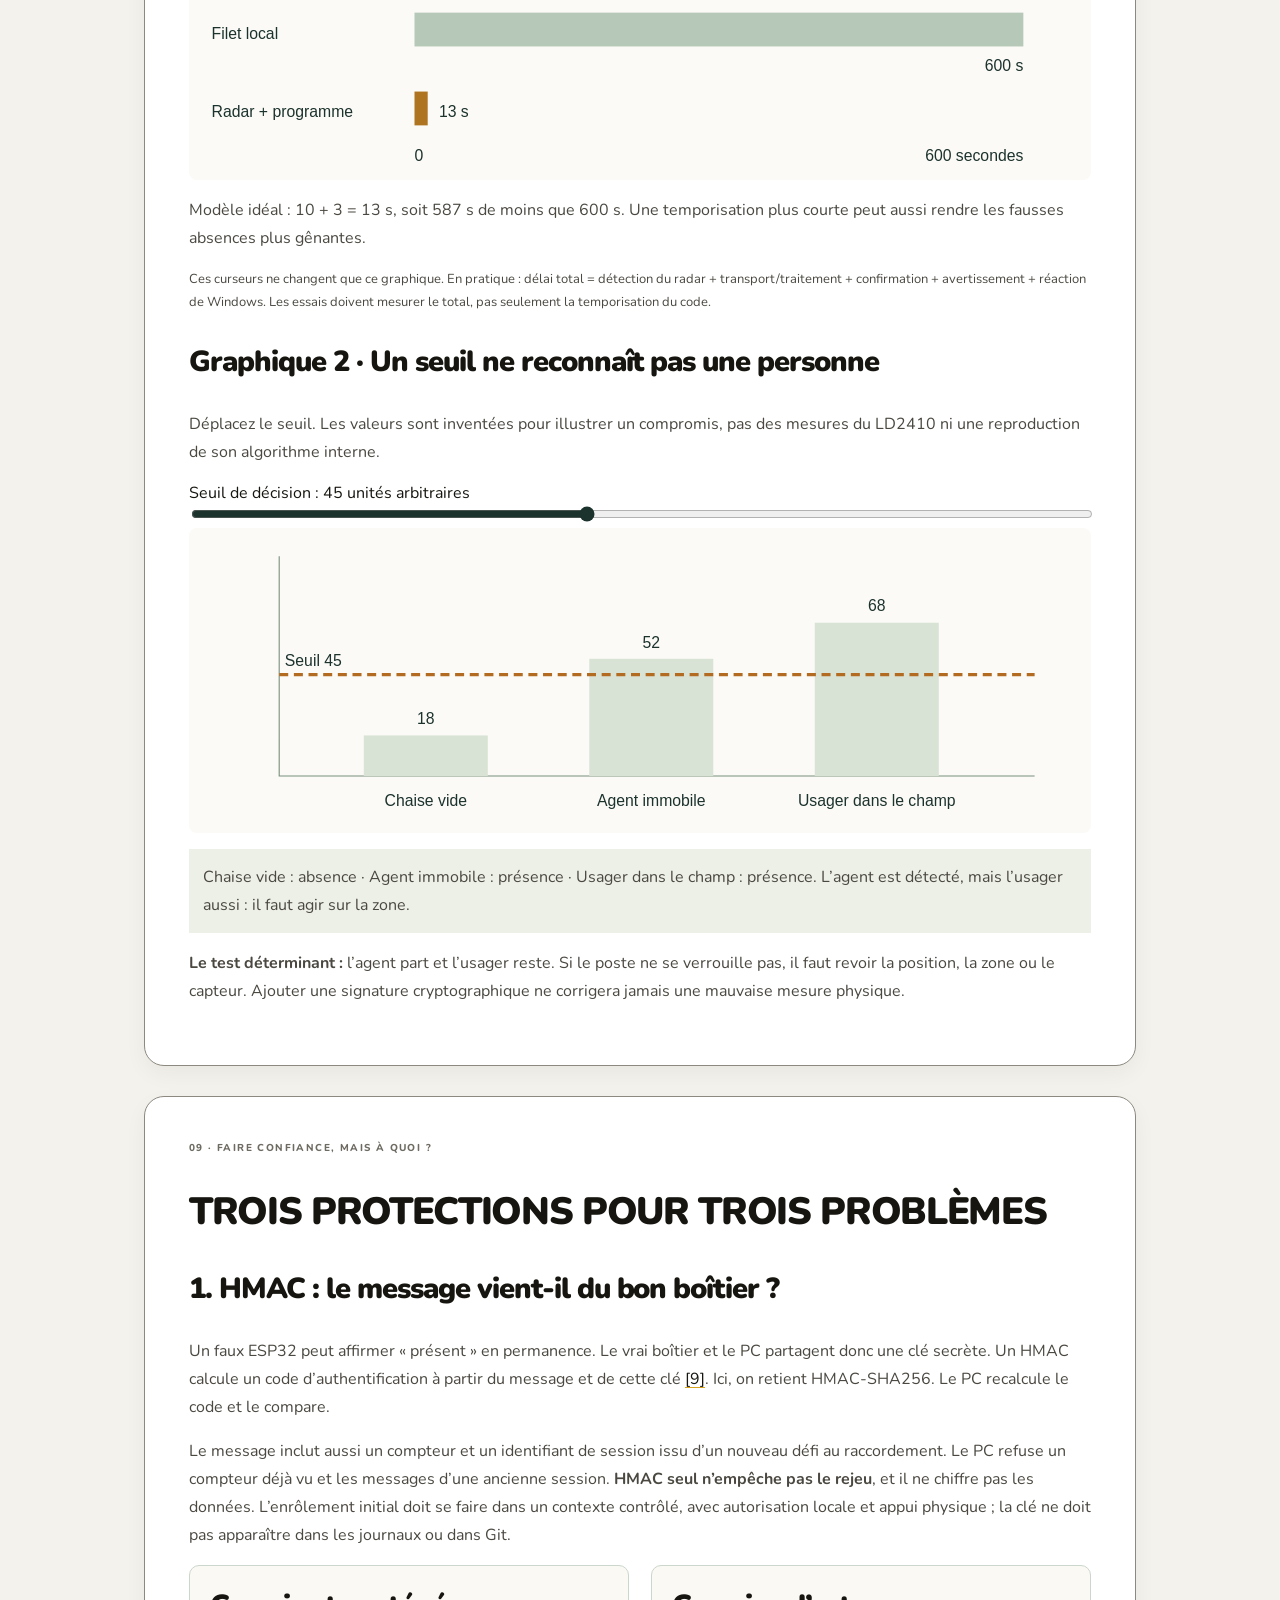
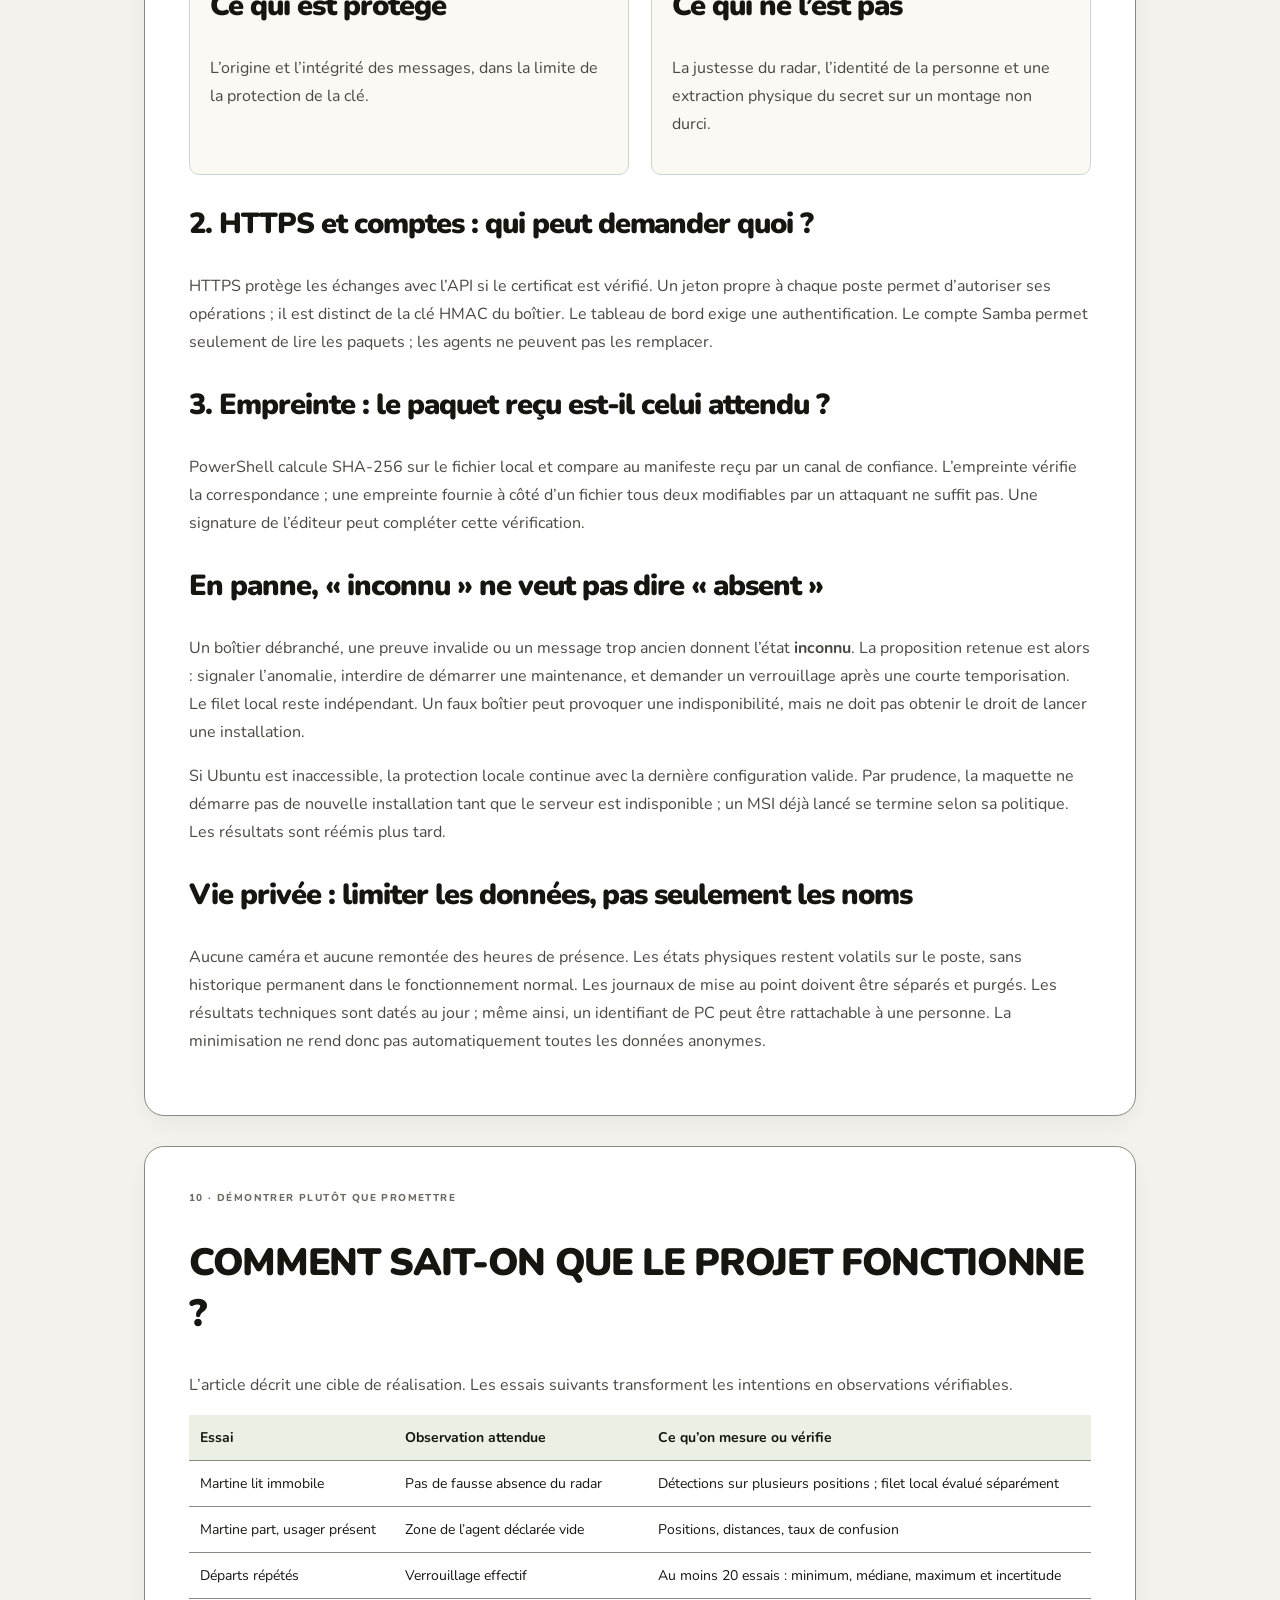
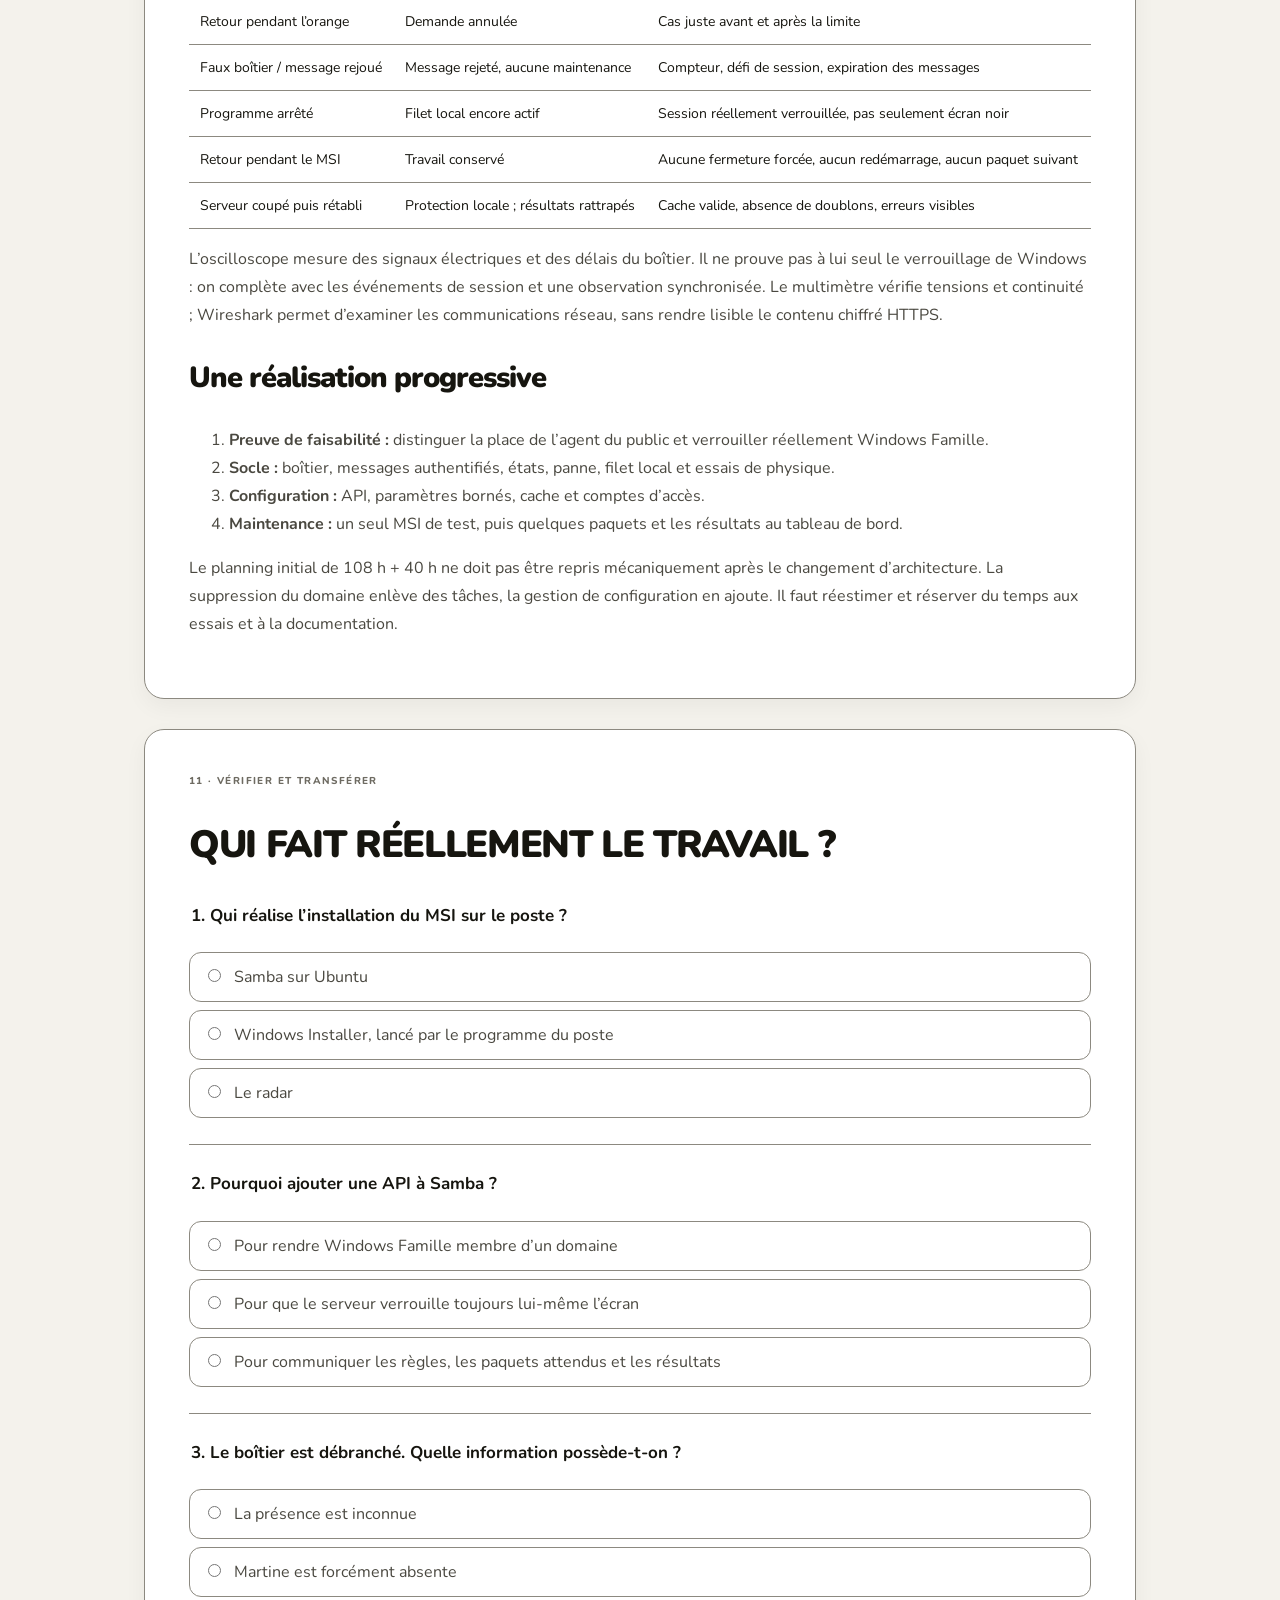
<file: informatique/systemes/poste-attentif/index.html>
<!doctype html>
<html lang="fr"><head><meta charset="utf-8"><meta name="viewport" content="width=device-width,initial-scale=1"><meta name="description" content="Du radar au logiciel installé : comprendre le poste attentif, ESP32, PowerShell, Samba, MSI et API Python avec Martine et des simulations interactives."><title>Poste attentif : du radar à Windows — Bash World</title><link rel="stylesheet" href="../../../moteur/styles.css"><link rel="stylesheet" href="article.css"><link rel="stylesheet" href="../../../moteur/encre-sur-papier.css"></head>
<body class="article-body"><a class="skip" href="#contenu">Aller au contenu</a><nav class="article-nav" aria-label="Navigation"><a href="../../../">BASH WORLD · ENCYCLOPÉDIA</a><a href="../../../#explorer">← Graphe des connaissances</a></nav><main class="article-main" id="contenu">
<div class="eyebrow">INFORMATIQUE / SYSTÈMES · COMPRENDRE PAR LES PREMIERS PRINCIPES</div><h1>Un poste qui sait<br>quand agir.</h1><p class="article-intro">Martine quitte son bureau. Un radar le détecte, Windows protège sa session, puis installe un logiciel au bon moment. Comment relier ces actions sans confondre capteur, serveur et programme ?</p>
<div class="hero-board"><span class="kicker">POSTE ATTENTIF · MAQUETTE PÉDAGOGIQUE</span>
<svg viewBox="0 0 920 285" role="img" aria-label="Illustration : Martine devant son PC, un boîtier radar sous le bureau et un serveur relié par le réseau">
<g fill="none" stroke="#F8F3EE" stroke-width="3"><circle cx="113" cy="75" r="25" fill="#F1CDBE" stroke="none"/><path d="M90 110 Q110 95 134 112 L157 160 H225 M89 113 L80 185 H150 L173 247 M80 185 L69 245"/><path d="M50 125 V208 H135 M48 250 H100 M73 208 V250"/><path d="M170 167 H510 M195 168 V255 M484 168 V255"/><rect x="286" y="43" width="160" height="103" rx="7" fill="#28483e"/><path d="M355 146 V166 M330 166 H393"/><rect x="305" y="63" width="120" height="63" rx="3" stroke="#9BCDB3"/><path d="M320 83 H402 M320 97 H380 M320 111 H390" stroke="#9BCDB3"/><rect x="210" y="185" width="98" height="46" rx="8" fill="#405b4f"/><circle cx="286" cy="207" r="7" fill="#EBB552" stroke="none"/><path d="M237 195 Q220 207 237 220 M246 195 Q229 207 246 220" stroke="#EBB552"/><path d="M309 207 H465 V100 H446" stroke="#EBB552"/><path d="M515 140 H665" stroke="#9BCDB3" class="flow"/><rect x="675" y="46" width="180" height="177" rx="12" fill="#28483e"/><rect x="697" y="70" width="136" height="34" rx="4"/><rect x="697" y="116" width="136" height="34" rx="4"/><rect x="697" y="162" width="136" height="34" rx="4"/><circle cx="813" cy="87" r="4" fill="#EBB552"/><circle cx="813" cy="133" r="4" fill="#9BCDB3"/></g>
<g fill="#F8F3EE" font-size="16" text-anchor="middle"><text x="110" y="280">Martine</text><text x="365" y="28">Windows 11 Famille</text><text x="260" y="252">Radar + ESP32 + LED</text><text x="586" y="125">Réseau local</text><text x="765" y="252">Serveur Ubuntu</text></g></svg>
<p>Le radar observe. L’ESP32 transmet. Le programme Windows décide. Le serveur distribue les consignes et rassemble les résultats.</p><p class="caption">Illustrations schématiques originales, sans échelle. Martine, les postes et les données sont fictifs. Projet à réaliser et à mesurer au laboratoire ; aucune performance réelle n’est revendiquée.</p></div>
<nav class="toc" aria-label="Sommaire"><a href="#probleme">1 · Le besoin</a><a href="#materiel">2 · Le boîtier</a><a href="#connexions">3 · Les connexions</a><a href="#logiciels">4 · Samba et MSI</a><a href="#api">5 · API et règles</a><a href="#windows">6 · Windows Famille</a><a href="#martine">7 · Martine</a><a href="#laboratoire">8 · Simulations</a><a href="#securite">9 · Sécurité</a><a href="#recette">10 · Essais</a><a href="#quiz">11 · QCM</a><a href="#sources">Sources</a></nav>
<section class="lesson-card" id="probleme"><div class="eyebrow">01 · LE PROBLÈME</div><h2>Quel problème cherchait-on à résoudre ?</h2><p>Martine accueille du public. Elle consulte des dossiers sur son ordinateur, lit parfois un document papier, puis se lève pour chercher une pièce. Windows voit les frappes au clavier et les mouvements de souris. Il ne sait pas directement si la chaise est occupée.</p><p>Deux situations produisent donc le même signal informatique : <strong>Martine lit sans toucher le clavier</strong> et <strong>Martine a quitté le bureau</strong>. L’inactivité des entrées ne suffit pas à les distinguer. Un verrouillage après dix minutes protège à terme, mais laisse un délai d’exposition après le départ. Dix minutes est ici une hypothèse de maquette, pas une règle universelle.</p><div class="grid2"><div class="mini"><h3>Besoin principal</h3><p>Réduire le délai pendant lequel une session reste accessible après le départ. Le verrouillage manuel reste une bonne habitude ; le boîtier apporte une protection complémentaire.</p></div><div class="mini"><h3>Besoin secondaire</h3><p>Éviter de démarrer les installations au milieu du travail de Martine. Une absence confirmée devient une condition supplémentaire, mais ne garantit pas la durée de disponibilité future.</p></div></div><h3>Reconstruisons la solution</h3><ol><li>Pour connaître une présence physique, il faut une mesure du monde physique : un capteur.</li><li>Pour transmettre cette mesure au PC, il faut un programme embarqué et une liaison.</li><li>Pour verrouiller ou installer, il faut un programme Windows disposant des droits adaptés.</li><li>Pour gérer plusieurs postes, il faut centraliser les paramètres et les résultats techniques.</li></ol><p><strong>Prérequis :</strong> distinguer un fichier d’un programme, savoir qu’une adresse IP identifie une interface et qu’un serveur répond à des demandes. Les termes nouveaux sont définis dans la suite.</p></section>
<section class="lesson-card" id="materiel"><div class="eyebrow">02 · DE LA PRÉSENCE AU MESSAGE</div><h2>Qu’y a-t-il dans le boîtier ?</h2><div class="diagram"><svg viewBox="0 0 900 250" role="img" aria-label="Radar LD2410 relié en UART à un ESP32, qui commande une LED RVB et communique en USB avec Windows"><defs><marker id="a" markerWidth="8" markerHeight="8" refX="7" refY="4" orient="auto-start-reverse"><path d="M0 0 L8 4 L0 8" fill="#89601b"/></marker></defs><g stroke="#1c322d" stroke-width="2"><rect x="30" y="55" width="185" height="125" rx="12" fill="#446d5b"/><g fill="#ebb552"><rect x="52" y="74" width="48" height="35"/><rect x="120" y="74" width="48" height="35"/></g><rect x="325" y="45" width="190" height="145" rx="12" fill="#1c322d"/><rect x="353" y="65" width="134" height="62" fill="#b9c5c1"/><path d="M340 140 H500 M340 154 H500 M340 168 H500" stroke="#ebb552"/><circle cx="650" cy="83" r="25" fill="#ebb552"/><path d="M640 107 V143 M660 107 V143"/><rect x="745" y="63" width="125" height="90" rx="6" fill="#e2e9de"/><path d="M808 154 V177 M778 177 H838"/></g><g fill="#1c322d" font-size="18" text-anchor="middle"><text x="122" y="220">Radar LD2410</text><text x="420" y="220">ESP32</text><text x="650" y="178">LED RVB</text><text x="805" y="220">PC Windows</text><text x="265" y="85" font-size="15">UART</text><text x="635" y="224" font-size="15">USB : données + alimentation</text></g><g stroke="#89601b" stroke-width="3" fill="none" marker-end="url(#a)"><path d="M220 110 H317"/><path d="M517 82 H619"/><path d="M516 182 H720 V120 H740"/></g></svg></div><p class="caption">Vue fonctionnelle : ce dessin n’est pas un plan de câblage broche par broche.</p><h3>Le radar LD2410 : mesurer, sans filmer</h3><p>Le radar émet une onde autour de 24 GHz et analyse les échos. Le constructeur décrit une détection des personnes en mouvement et des micro-mouvements de personnes immobiles. La respiration peut modifier l’écho ; ce n’est ni une photographie ni une identification de la personne. Le traitement FMCW exploite une émission dont la fréquence varie pour estimer notamment la distance <a href="#s-radar">[1]</a>.</p><p>À 24 GHz, la longueur d’onde vaut environ <strong>λ = c / f = 12,5 mm</strong>. Cela aide à comprendre pourquoi de petits déplacements modifient le signal. La portée utile, les seuils et le comportement sous un bureau se vérifient sur le module acheté. La distance annoncée par le fabricant n’est pas une garantie de distinction entre deux personnes proches.</p><h3>L’ESP32 : lire, traiter, transmettre</h3><p>Un microcontrôleur est un petit ordinateur spécialisé. Son programme, écrit ici en C++ avec l’environnement Arduino, lit les messages du radar, commande la LED et construit les messages vers Windows. Son Wi-Fi et son Bluetooth ne sont pas nécessaires à cette architecture USB.</p><p>Le radar dialogue avec l’ESP32 en <strong>UART</strong> : des bits circulent successivement sur les fils TX et RX. Le TX de l’un va vers le RX de l’autre, avec une masse GND commune. Les broches, niveaux logiques et alimentations doivent être vérifiés sur les versions exactes des modules. Une alimentation USB 5 V ne signifie pas que tous les signaux acceptent 5 V.</p><h3>La LED : rendre la décision visible</h3><p>Une LED RVB combine trois couleurs. Nous choisissons vert pour la présence, orange pour l’avertissement et rouge pour un verrouillage demandé ou une anomalie signalée, avec un texte explicatif côté PC. Des résistances adaptées limitent le courant. La couleur seule n’est pas une preuve de verrouillage : le programme doit vérifier l’état réel de la session.</p><p>Le boîtier plastique et sa fixation sont aussi importants que le code : changer l’orientation du radar peut changer les détections. Un second ESP32 peut servir à la démonstration du faux boîtier.</p></section>
<section class="lesson-card" id="connexions"><div class="eyebrow">03 · DEUX PC, UN RÉSEAU</div><h2>Comment les éléments sont-ils connectés ?</h2><p>La version retenue fonctionne avec <strong>Windows 11 Famille, sans domaine Active Directory</strong>. Un PC Ubuntu héberge les services serveur, directement ou dans une VM Ubuntu Server. Une seule VM serveur suffit ; Windows Server a été retiré de cette adaptation.</p><div class="diagram"><svg viewBox="0 0 940 450" role="img" aria-label="Topologie : boîtier USB vers PC Windows Famille, Ethernet vers un switch puis PC Ubuntu hébergeant une VM Ubuntu Server"><g stroke="#1c322d" stroke-width="2"><rect x="20" y="60" width="190" height="110" rx="12" fill="#e8eedf"/><rect x="265" y="35" width="240" height="180" rx="12" fill="#f1cdbe"/><rect x="325" y="62" width="118" height="65" rx="4" fill="#1c322d"/><path d="M384 128 V145 M360 145 H408"/><rect x="300" y="310" width="170" height="60" rx="6" fill="#c8d9cb"/><path d="M315 343 H455" stroke-dasharray="12 5" stroke-width="9"/><rect x="575" y="20" width="345" height="300" rx="14" fill="#e8eedf"/><rect x="600" y="83" width="295" height="211" rx="9" fill="#fff"/><rect x="620" y="130" width="255" height="40" rx="5" fill="#f9edcf"/><rect x="620" y="184" width="255" height="40" rx="5" fill="#dce9df"/><rect x="620" y="238" width="255" height="35" rx="5" fill="#eee8df"/></g><g font-size="17" fill="#1c322d" text-anchor="middle"><text x="115" y="100">Radar + ESP32</text><text x="115" y="127">LED / messages HMAC</text><text x="385" y="166">Windows 11 Famille</text><text x="385" y="191">192.168.10.30 /24</text><text x="750" y="52">PC physique Ubuntu · .10</text><text x="749" y="110">VM Ubuntu Server · .20</text><text x="749" y="156">Samba : paquets MSI</text><text x="749" y="210">API Python : règles et résultats</text><text x="749" y="262">SQLite + tableau de bord</text><text x="385" y="398">Switch Ethernet</text><text x="180" y="202" font-size="14">USB local</text><text x="535" y="360" font-size="14">Ethernet</text><text x="750" y="405" font-size="14">Adresses fictives · même réseau /24</text></g><g fill="none" stroke="#89601b" stroke-width="3" marker-end="url(#a)"><path d="M212 145 H260"/><path d="M385 217 V304"/><path d="M472 339 H740 V325"/></g></svg></div><h3>Une VM est un ordinateur logiciel</h3><p>Le logiciel de virtualisation réserve à Ubuntu Server de la mémoire, un disque virtuel et une carte réseau virtuelle. En <strong>mode pont</strong>, cette carte rejoint le réseau physique par l’interface Ethernet de l’hôte. Le poste Windows peut contacter l’adresse de la VM directement. Ce mode est proposé pour la maquette ; le logiciel de virtualisation reste à choisir.</p><p>Le trajet est : carte virtuelle de la VM → pont de l’hôte → carte Ethernet physique → switch → PC Windows. Deux machines du même sous-réseau n’ont pas besoin d’un routeur pour ces échanges locaux. Si le serveur tourne directement sur l’hôte, on utilise l’adresse de l’hôte et on supprime l’étape VM.</p><div class="table-wrap"><table><thead><tr><th>Liaison</th><th>Ce qui circule</th><th>Pourquoi ?</th></tr></thead><tbody><tr><td>Radar ↔ ESP32 : UART</td><td>Mesures et paramètres radar</td><td>Lire la présence et configurer le module</td></tr><tr><td>ESP32 ↔ PC : USB série</td><td>Messages de présence authentifiés ; commandes de LED</td><td>Relier le monde physique à Windows</td></tr><tr><td>Windows ↔ Ubuntu : SMB, TCP 445</td><td>Fichiers MSI</td><td>Copier les paquets</td></tr><tr><td>Windows ↔ API : HTTPS, TCP 443 proposé</td><td>Configuration, catalogue, résultats</td><td>Coordonner sans transporter la présence</td></tr><tr><td>Navigateur ↔ serveur : HTTPS</td><td>Tableau de bord</td><td>Consulter le bilan technique</td></tr></tbody></table></div><p>Les pare-feu doivent autoriser uniquement les flux nécessaires. L’USB du boîtier n’est pas une connexion Ethernet : les messages HMAC restent locaux.</p></section>
<section class="lesson-card" id="logiciels"><div class="eyebrow">04 · DU FICHIER AU LOGICIEL</div><h2>Samba, MSI, PowerShell : qui fait quoi ?</h2><p>Pour installer un logiciel chez Martine, trois problèmes sont distincts : <strong>disposer du paquet, le transporter et l’exécuter</strong>.</p><ol><li><strong>Le MSI est le paquet.</strong> C’est un fichier contenant des ressources et des instructions pour Windows Installer. On pourrait aussi le transporter sur une clé USB.</li><li><strong>Samba partage le dossier.</strong> Installé sur Ubuntu, il rend les fichiers accessibles à Windows par le protocole SMB <a href="#s-samba">[2]</a>. Ici, Samba est utilisé comme serveur de fichiers, pas comme contrôleur de domaine.</li><li><strong>Le script PowerShell coordonne.</strong> Écrit par l’étudiant, il choisit le paquet autorisé, le copie, le vérifie et attend les conditions prévues.</li><li><strong>Windows Installer réalise l’installation.</strong> Le script lance l’outil <code>msiexec</code> qui interprète le MSI <a href="#s-msi">[3]</a>.</li></ol><div class="callout"><strong>Une clé USB remplacée par le réseau.</strong> L’analogie explique le transport, mais le partage ajoute des comptes, des permissions et un protocole. Samba n’envoie pas spontanément un logiciel à installer.</div><div class="table-wrap"><table><thead><tr><th>Lieu</th><th>Exemple de chemin</th></tr></thead><tbody><tr><td>Fichier réel sur Ubuntu</td><td><code>/srv/paquets/logiciel-test.msi</code></td></tr><tr><td>Chemin réseau vu de Windows</td><td><code>\\192.168.10.20\paquets\logiciel-test.msi</code></td></tr><tr><td>Copie locale avant installation</td><td><code>C:\ProgramData\PosteAttentif\Cache\logiciel-test.msi</code></td></tr></tbody></table></div><h3>Pourquoi copier avant d’installer ?</h3><p>Une fois le paquet local et validé, une coupure du partage ne coupe pas sa lecture pendant l’installation. Le cache doit être protégé contre les modifications par un utilisateur ordinaire. Les fichiers ne deviennent pas fiables uniquement parce qu’ils sont locaux.</p><pre><code># Illustration de l’appel, à tester avec un paquet approuvé :
msiexec /i "C:\ProgramData\PosteAttentif\Cache\logiciel-test.msi" /quiet /norestart</code></pre><p><code>/quiet</code> supprime l’interface de l’installateur et <code>/norestart</code> évite le redémarrage automatique demandé par Windows Installer. Cela ne garantit pas qu’un paquet quelconque ne perturbera jamais une application. On sélectionne des MSI de test et on vérifie leur comportement. Le programme doit traiter le code de retour, dont le cas « installation réussie, redémarrage nécessaire ».</p><p>Le compte local de Martine est standard. Le composant de maintenance possède les privilèges nécessaires ; ses identifiants d’accès SMB sont configurés explicitement. Sans domaine, le compte SYSTÈME n’a pas magiquement un accès authentifié à Samba.</p></section>
<section class="lesson-card" id="api"><div class="eyebrow">05 · LE FICHIER NE DIT PAS QUAND L’INSTALLER</div><h2>Pourquoi faut-il aussi une API Python ?</h2><p>Samba sait fournir un fichier. Mais un dossier ne répond pas, à lui seul, à « quel logiciel manque sur ce poste ? », « la maintenance est-elle autorisée ? » et « l’installation a-t-elle réussi ? ».</p><p>On écrit donc une application en <strong>Python</strong>. <strong>FastAPI</strong> aide à définir une API : des adresses auxquelles un autre programme peut envoyer une demande structurée <a href="#s-api">[4]</a>. PowerShell est un client de cette API. Le serveur n’exécute pas le MSI à distance : le poste reste responsable de l’action locale.</p><div class="diagram"><svg viewBox="0 0 900 400" role="img" aria-label="Séquence : Windows demande la configuration à l’API, copie le MSI depuis Samba, installe localement puis envoie le résultat"><g fill="#1c322d"><rect x="30" y="15" width="200" height="45" rx="6"/><rect x="350" y="15" width="200" height="45" rx="6"/><rect x="670" y="15" width="200" height="45" rx="6"/></g><g fill="#fff" font-size="17" text-anchor="middle"><text x="130" y="43">Windows / PowerShell</text><text x="450" y="43">API Python</text><text x="770" y="43">Samba</text></g><g stroke="#99ae9c" stroke-dasharray="5 5"><path d="M130 60 V380 M450 60 V380 M770 60 V380"/></g><g stroke="#89601b" fill="none" stroke-width="2" marker-end="url(#a)"><path d="M130 105 H445"/><path d="M450 160 H135"/><path d="M130 215 H765"/><path d="M770 265 H135"/><path d="M130 355 H445"/></g><g fill="#1c322d" text-anchor="middle" font-size="16"><text x="290" y="90">1. GET configuration / catalogue · HTTPS</text><text x="290" y="145">2. JSON : paramètres + paquet autorisé</text><text x="450" y="200">3. Lecture du fichier · SMB authentifié</text><text x="450" y="250">4. Octets du MSI → cache local</text><text x="280" y="340">6. POST résultat · HTTPS</text></g><rect x="30" y="280" width="360" height="36" rx="6" fill="#f9edcf"/><text x="210" y="304" text-anchor="middle" font-size="15" fill="#1c322d">5. Vérifier, attendre, installer sur Windows</text></svg></div><p class="caption">Ordre pédagogique simplifié : une copie anticipée peut être faite avant l’absence. Les décisions de présence restent sur le PC.</p><h3>JSON : une fiche de paramètres lisible</h3><p>JSON est un format texte qui associe des noms à des valeurs. Voici une configuration fictive ; les noms des champs sont une proposition d’implémentation.</p><pre><code>{
  "version": 3,
  "absence_confirmation_s": 10,
  "avertissement_s": 3,
  "maintenance_apres_s": 1200,
  "maintenance_autorisee": true
}</code></pre><p>Le poste récupère cette fiche par HTTPS, vérifie le certificat du serveur, son format et les bornes autorisées, puis conserve la dernière version valide. Une valeur négative ou un délai déraisonnable est rejeté. Le serveur ne fournit jamais une commande libre à exécuter : les actions possibles sont programmées à l’avance.</p><h3>SQLite : garder une mémoire technique</h3><p>L’API conserve les résultats dans une base <strong>SQLite</strong>. Ce moteur est intégré à l’application et stocke les données dans un fichier, sans serveur de base distinct <a href="#s-sqlite">[5]</a>. Les PC parlent à l’API, jamais directement au fichier SQLite et jamais en le modifiant sur Samba.</p><p>Une ligne peut contenir un identifiant de poste fictif, un paquet, sa version, un résultat et un jour. Le technicien voit ensuite dans son navigateur les installations réussies, les erreurs et les reports. Les événements réessayés après une panne doivent posséder un identifiant unique pour éviter les doublons.</p><div class="callout"><strong>Configuration centralisée ≠ Active Directory.</strong> Le serveur distribue les paramètres de notre application. Il ne crée pas de domaine, n’authentifie pas les ouvertures de session Windows et n’applique pas de véritables GPO.</div></section>
<section class="lesson-card" id="windows"><div class="eyebrow">06 · L’ADAPTATION WINDOWS FAMILLE</div><h2>Que remplace-t-on, et que garde-t-on ?</h2><p>Windows 11 Famille ne rejoint pas un domaine Active Directory. L’édition Pro ajoute cette capacité <a href="#s-home">[6]</a>. Remplacer Windows Server par un contrôleur de domaine Samba ne supprimerait pas la limite du client Famille. Notre adaptation évite donc le domaine.</p><div class="table-wrap"><table><thead><tr><th>Architecture initiale</th><th>Adaptation retenue</th></tr></thead><tbody><tr><td>Compte de domaine</td><td>Compte Windows local standard pour Martine</td></tr><tr><td>GPO du domaine</td><td>Paramètres limités de l’application, récupérés sur Ubuntu</td></tr><tr><td>Verrouillage de secours par GPO</td><td>Écran de veille local avec reprise exigeant la connexion, à configurer et tester</td></tr><tr><td>Authentification SMB du domaine</td><td>Compte Samba dédié, avec lecture seule des paquets</td></tr><tr><td>VM Windows Server</td><td>Supprimée ; serveur Ubuntu conservé</td></tr></tbody></table></div><h3>Deux niveaux de protection</h3><p>Le radar peut déclencher un verrouillage rapide. Indépendamment, Windows garde un verrouillage local après inactivité, par exemple avec un écran de veille et l’option de reprise sur l’écran de connexion <a href="#s-saver">[7]</a>. Ce mécanisme doit être testé même si le programme de présence est arrêté. Un simple écran éteint ne prouve pas que la session est verrouillée.</p><p><strong>Conséquence assumée :</strong> Martine peut encore être verrouillée après une longue lecture sans clavier, même si le radar la voit. On ne simule pas des mouvements de souris pour neutraliser ce filet de sécurité. Une configuration locale n’offre pas la même gouvernance qu’une GPO ; sa résistance à la modification doit être vérifiée avec le compte standard choisi.</p><h3>Un programme privilégié n’est pas la session utilisateur</h3><p>Le composant de fond lit l’USB et coordonne la maintenance. Un petit composant dans la session utilisateur peut demander le verrouillage et afficher les avertissements. Le canal entre eux doit être restreint. L’API Windows <code>LockWorkStation</code> s’appelle depuis le bureau interactif ; un simple appel depuis un service SYSTÈME ne suffit pas à garantir le verrouillage <a href="#s-lock">[8]</a>.</p><p>Un script PowerShell ne devient pas un service Windows parce qu’on le lance. Il faut définir son lancement, sa supervision, ses droits et sa reprise après panne. Les tâches planifiées et le journal d’événements peuvent aider ; la solution précise reste à prototyper.</p></section>
<section class="lesson-card" id="martine"><div class="eyebrow">07 · UN SCÉNARIO COMPLET</div><h2>Une matinée avec Martine</h2><p>Avancez étape par étape. Les horaires illustrent le fonctionnement attendu ; ils ne décrivent ni une personne réelle ni une installation déjà réalisée.</p><div data-stepper><div class="story-panel" data-step-panel data-step-min="0"><h3>9 h 00 · Elle se connecte</h3><p>Martine utilise son compte local Windows. Le programme récupère une configuration valide et la liste des paquets autorisés. Le radar indique une présence. La LED verte rend cet état visible.</p></div><div class="story-panel" data-step-panel data-step-min="1"><h3>9 h 05 · Elle lit</h3><p>Le radar détecte une présence même sans frappe au clavier. Le programme ne demande pas de verrouillage pour absence. Le verrouillage Windows sur inactivité continue néanmoins de fonctionner.</p></div><div class="story-panel" data-step-panel data-step-min="2"><h3>9 h 12 · Elle se lève</h3><p>Le programme exige dix secondes d’absence continue puis affiche trois secondes d’avertissement orange. Si Martine revient avant la fin, l’action est annulée. Ces durées sont des exemples réglables.</p></div><div class="story-panel" data-step-panel data-step-min="3"><h3>9 h 12 min 13 s · Session protégée</h3><p>Si l’absence est confirmée, Windows verrouille la session. Les documents restent ouverts. Un retour devant le radar ne déverrouille jamais la session : Martine doit s’authentifier elle-même.</p></div><div class="story-panel" data-step-panel data-step-min="4"><h3>9 h 32 · Maintenance possible</h3><p>Après vingt minutes d’absence continue, le programme peut démarrer un MSI approuvé et vérifié, si l’application concernée est fermée et si la maintenance est autorisée. Un retard de capteur ou une anomalie interdit ce démarrage.</p></div><div class="story-panel" data-step-panel data-step-min="5"><h3>9 h 33 · Martine revient trop tôt</h3><p>Aucune nouvelle installation ne démarre. Celle déjà engagée n’est pas brutalement interrompue : seuls des paquets préalablement testés comme non perturbateurs sont retenus. Le programme ne ferme aucun travail et ne redémarre pas le PC.</p></div><div class="story-panel" data-step-panel data-step-min="6"><h3>Le technicien consulte le bilan</h3><p>L’API reçoit « paquet de test installé sur PC-01 », avec le jour. Les heures de départ et de retour ne sont pas envoyées. Si le serveur était indisponible, les résultats techniques sont conservés temporairement puis réessayés.</p></div><p data-step-caption></p><ol class="sr-only" data-step-captions><li>Connexion locale et récupération de la configuration.</li><li>Lecture : présence détectée, filet de sécurité local conservé.</li><li>Départ : confirmation puis avertissement.</li><li>Verrouillage, sans déverrouillage automatique au retour.</li><li>Absence longue : installation sous conditions.</li><li>Retour : aucun nouveau paquet, pas d’interruption brutale.</li><li>Résultats techniques visibles au tableau de bord.</li></ol><div class="sim-controls"><button type="button" data-step-back>← Précédent</button><button type="button" data-step-next>Suivant →</button><span data-step-status aria-live="polite"></span></div></div></section>
<section class="lesson-card" id="laboratoire"><div class="eyebrow">08 · MANIPULER POUR COMPRENDRE</div><h2>Le poste attentif, à vous de jouer</h2><p><strong>Simulation locale et déterministe.</strong> Aucun matériel n’est connecté, aucun logiciel n’est installé. Faites partir Martine, avancez le temps et provoquez une panne. Le temps ne passe que lorsque vous cliquez.</p><noscript><p>JavaScript est désactivé : les expériences ne peuvent pas réagir. Le scénario et les explications de l’article restent disponibles.</p></noscript><div class="sim-layout"><div class="sim-screen"><svg viewBox="0 0 400 200" role="img" aria-label="Écran simulé du PC Windows de Martine"><rect x="60" y="15" width="280" height="140" rx="10" fill="#f8f3ee"/><rect x="75" y="30" width="250" height="110" rx="5" fill="#2d5344"/><text id="screenState" x="200" y="85" text-anchor="middle" fill="#fff" font-size="22">Session ouverte</text><path d="M200 156 V185 M155 185 H245" stroke="#f8f3ee" stroke-width="8"/></svg><p><span class="led" id="led"></span><strong id="ledText">Vert · présence</strong></p><p id="simClock">Temps simulé : 0 s</p></div><div><div class="control-row"><button id="leave" type="button">Martine part</button><button id="return" type="button">Martine revient</button><button id="unlock" type="button" class="secondary">Connexion manuelle</button></div><div class="control-row"><button data-tick="5" type="button">+ 5 s</button><button data-tick="60" type="button">+ 1 min</button><button data-tick="1200" type="button">+ 20 min</button></div><div class="controls"><label><input id="sensorFault" type="checkbox"> Boîtier débranché / message invalide</label><label><input id="serverFault" type="checkbox"> Serveur Ubuntu indisponible</label><label><input id="appOpen" type="checkbox"> Application concernée ouverte</label></div><button class="action" id="reset" type="button">Réinitialiser</button></div></div><div class="status-grid"><div><strong id="presenceState">Présence</strong><span>Information physique</span></div><div><strong id="installState">En attente</strong><span>Paquet de test</span></div><div><strong id="reportState">Aucun résultat</strong><span>Bilan serveur</span></div></div><p id="simExplanation" class="status-line" aria-live="polite"></p><ol id="simLog" class="log" aria-label="Historique de la simulation"></ol><p class="caption">Modèle : absence 10 s + avertissement 3 s ; maintenance après 20 min ; durée fictive du MSI 90 s. Le délai interne du radar n’est pas simulé. Le filet local verrouille après 600 s sans interaction simulée ; revenir physiquement ne constitue pas une frappe au clavier. Une connexion manuelle remet ce compteur à zéro.</p>
<h3>Graphique 1 · Quel délai gagne-t-on ?</h3><div class="controls"><label for="absenceDelay">Confirmation d’absence : <output id="absenceValue">10</output> s<input id="absenceDelay" type="range" min="2" max="60" value="10"></label><label for="warningDelay">Avertissement : <output id="warningValue">3</output> s<input id="warningDelay" type="range" min="0" max="10" value="3"></label></div><svg class="chart" viewBox="0 0 800 200" role="img" aria-label="Comparaison interactive des délais de verrouillage théoriques"><text x="20" y="30">Depuis le début d’absence détectée · modèle idéal</text><text x="20" y="75">Filet local</text><rect x="200" y="52" width="540" height="30" fill="#b6c8b7"/><text x="740" y="104" text-anchor="end">600 s</text><text x="20" y="145">Radar + programme</text><rect id="delayBar" x="200" y="122" width="12" height="30" fill="#ae7420"/><text id="delayLabel" x="220" y="145">13 s</text><text x="200" y="184">0</text><text x="740" y="184" text-anchor="end">600 secondes</text></svg><p id="delaySummary" aria-live="polite"></p><p class="caption">Ces curseurs ne changent que ce graphique. En pratique : délai total = détection du radar + transport/traitement + confirmation + avertissement + réaction de Windows. Les essais doivent mesurer le total, pas seulement la temporisation du code.</p>
<h3>Graphique 2 · Un seuil ne reconnaît pas une personne</h3><p>Déplacez le seuil. Les valeurs sont inventées pour illustrer un compromis, pas des mesures du LD2410 ni une reproduction de son algorithme interne.</p><label for="radarThreshold">Seuil de décision : <output id="thresholdValue">45</output> unités arbitraires</label><input id="radarThreshold" type="range" min="10" max="90" value="45" style="width:100%;accent-color:#1c322d"><svg class="chart" viewBox="0 0 800 270" role="img" aria-label="Trois signaux fictifs : chaise vide, agent immobile et usager dans le champ, comparés à un seuil"><path d="M80 25 V220 H750" stroke="#7b917f" fill="none"/><g fill="#d9e3d5"><rect x="155" y="184" width="110" height="36"/><rect x="355" y="116" width="110" height="104"/><rect x="555" y="84" width="110" height="136"/></g><g fill="#1c322d" text-anchor="middle"><text x="210" y="174">18</text><text x="410" y="106">52</text><text x="610" y="74">68</text><text x="210" y="247">Chaise vide</text><text x="410" y="247">Agent immobile</text><text x="610" y="247">Usager dans le champ</text></g><path id="thresholdLine" d="M80 130 H750" stroke="#b26b21" stroke-width="3" stroke-dasharray="8 5"/><text id="thresholdLabel" x="85" y="122">Seuil 45</text></svg><p id="thresholdSummary" class="status-line" aria-live="polite"></p><p><strong>Le test déterminant :</strong> l’agent part et l’usager reste. Si le poste ne se verrouille pas, il faut revoir la position, la zone ou le capteur. Ajouter une signature cryptographique ne corrigera jamais une mauvaise mesure physique.</p></section>
<section class="lesson-card" id="securite"><div class="eyebrow">09 · FAIRE CONFIANCE, MAIS À QUOI ?</div><h2>Trois protections pour trois problèmes</h2><h3>1. HMAC : le message vient-il du bon boîtier ?</h3><p>Un faux ESP32 peut affirmer « présent » en permanence. Le vrai boîtier et le PC partagent donc une clé secrète. Un HMAC calcule un code d’authentification à partir du message et de cette clé <a href="#s-hmac">[9]</a>. Ici, on retient HMAC-SHA256. Le PC recalcule le code et le compare.</p><p>Le message inclut aussi un compteur et un identifiant de session issu d’un nouveau défi au raccordement. Le PC refuse un compteur déjà vu et les messages d’une ancienne session. <strong>HMAC seul n’empêche pas le rejeu</strong>, et il ne chiffre pas les données. L’enrôlement initial doit se faire dans un contexte contrôlé, avec autorisation locale et appui physique ; la clé ne doit pas apparaître dans les journaux ou dans Git.</p><div class="grid2"><div class="mini"><h3>Ce qui est protégé</h3><p>L’origine et l’intégrité des messages, dans la limite de la protection de la clé.</p></div><div class="mini"><h3>Ce qui ne l’est pas</h3><p>La justesse du radar, l’identité de la personne et une extraction physique du secret sur un montage non durci.</p></div></div><h3>2. HTTPS et comptes : qui peut demander quoi ?</h3><p>HTTPS protège les échanges avec l’API si le certificat est vérifié. Un jeton propre à chaque poste permet d’autoriser ses opérations ; il est distinct de la clé HMAC du boîtier. Le tableau de bord exige une authentification. Le compte Samba permet seulement de lire les paquets ; les agents ne peuvent pas les remplacer.</p><h3>3. Empreinte : le paquet reçu est-il celui attendu ?</h3><p>PowerShell calcule SHA-256 sur le fichier local et compare au manifeste reçu par un canal de confiance. L’empreinte vérifie la correspondance ; une empreinte fournie à côté d’un fichier tous deux modifiables par un attaquant ne suffit pas. Une signature de l’éditeur peut compléter cette vérification.</p><h3>En panne, « inconnu » ne veut pas dire « absent »</h3><p>Un boîtier débranché, une preuve invalide ou un message trop ancien donnent l’état <strong>inconnu</strong>. La proposition retenue est alors : signaler l’anomalie, interdire de démarrer une maintenance, et demander un verrouillage après une courte temporisation. Le filet local reste indépendant. Un faux boîtier peut provoquer une indisponibilité, mais ne doit pas obtenir le droit de lancer une installation.</p><p>Si Ubuntu est inaccessible, la protection locale continue avec la dernière configuration valide. Par prudence, la maquette ne démarre pas de nouvelle installation tant que le serveur est indisponible ; un MSI déjà lancé se termine selon sa politique. Les résultats sont réémis plus tard.</p><h3>Vie privée : limiter les données, pas seulement les noms</h3><p>Aucune caméra et aucune remontée des heures de présence. Les états physiques restent volatils sur le poste, sans historique permanent dans le fonctionnement normal. Les journaux de mise au point doivent être séparés et purgés. Les résultats techniques sont datés au jour ; même ainsi, un identifiant de PC peut être rattachable à une personne. La minimisation ne rend donc pas automatiquement toutes les données anonymes.</p></section>
<section class="lesson-card" id="recette"><div class="eyebrow">10 · DÉMONTRER PLUTÔT QUE PROMETTRE</div><h2>Comment sait-on que le projet fonctionne ?</h2><p>L’article décrit une cible de réalisation. Les essais suivants transforment les intentions en observations vérifiables.</p><div class="table-wrap"><table><thead><tr><th>Essai</th><th>Observation attendue</th><th>Ce qu’on mesure ou vérifie</th></tr></thead><tbody><tr><td>Martine lit immobile</td><td>Pas de fausse absence du radar</td><td>Détections sur plusieurs positions ; filet local évalué séparément</td></tr><tr><td>Martine part, usager présent</td><td>Zone de l’agent déclarée vide</td><td>Positions, distances, taux de confusion</td></tr><tr><td>Départs répétés</td><td>Verrouillage effectif</td><td>Au moins 20 essais : minimum, médiane, maximum et incertitude</td></tr><tr><td>Retour pendant l’orange</td><td>Demande annulée</td><td>Cas juste avant et après la limite</td></tr><tr><td>Faux boîtier / message rejoué</td><td>Message rejeté, aucune maintenance</td><td>Compteur, défi de session, expiration des messages</td></tr><tr><td>Programme arrêté</td><td>Filet local encore actif</td><td>Session réellement verrouillée, pas seulement écran noir</td></tr><tr><td>Retour pendant le MSI</td><td>Travail conservé</td><td>Aucune fermeture forcée, aucun redémarrage, aucun paquet suivant</td></tr><tr><td>Serveur coupé puis rétabli</td><td>Protection locale ; résultats rattrapés</td><td>Cache valide, absence de doublons, erreurs visibles</td></tr></tbody></table></div><p>L’oscilloscope mesure des signaux électriques et des délais du boîtier. Il ne prouve pas à lui seul le verrouillage de Windows : on complète avec les événements de session et une observation synchronisée. Le multimètre vérifie tensions et continuité ; Wireshark permet d’examiner les communications réseau, sans rendre lisible le contenu chiffré HTTPS.</p><h3>Une réalisation progressive</h3><ol><li><strong>Preuve de faisabilité :</strong> distinguer la place de l’agent du public et verrouiller réellement Windows Famille.</li><li><strong>Socle :</strong> boîtier, messages authentifiés, états, panne, filet local et essais de physique.</li><li><strong>Configuration :</strong> API, paramètres bornés, cache et comptes d’accès.</li><li><strong>Maintenance :</strong> un seul MSI de test, puis quelques paquets et les résultats au tableau de bord.</li></ol><p>Le planning initial de 108 h + 40 h ne doit pas être repris mécaniquement après le changement d’architecture. La suppression du domaine enlève des tâches, la gestion de configuration en ajoute. Il faut réestimer et réserver du temps aux essais et à la documentation.</p></section>
<section class="lesson-card quiz" id="quiz"><div class="eyebrow">11 · VÉRIFIER ET TRANSFÉRER</div><h2>Qui fait réellement le travail ?</h2><form data-quiz>
<fieldset data-answer="b" data-explanation="Samba fournit le fichier par SMB. PowerShell coordonne et Windows Installer interprète le MSI."><legend>1. Qui réalise l’installation du MSI sur le poste ?</legend><label><input type="radio" name="q1" value="a" required> Samba sur Ubuntu</label><label><input type="radio" name="q1" value="b"> Windows Installer, lancé par le programme du poste</label><label><input type="radio" name="q1" value="c"> Le radar</label></fieldset>
<fieldset data-answer="c" data-explanation="L’API fournit des consignes structurées et reçoit les résultats. Les fichiers sont distribués par le partage SMB dans cette architecture."><legend>2. Pourquoi ajouter une API à Samba ?</legend><label><input type="radio" name="q2" value="a" required> Pour rendre Windows Famille membre d’un domaine</label><label><input type="radio" name="q2" value="b"> Pour que le serveur verrouille toujours lui-même l’écran</label><label><input type="radio" name="q2" value="c"> Pour communiquer les règles, les paquets attendus et les résultats</label></fieldset>
<fieldset data-answer="a" data-explanation="Le programme doit traiter une information perdue comme inconnue. Il bloque la maintenance et applique sa politique de sécurité, avec un filet local indépendant."><legend>3. Le boîtier est débranché. Quelle information possède-t-on ?</legend><label><input type="radio" name="q3" value="a" required> La présence est inconnue</label><label><input type="radio" name="q3" value="b"> Martine est forcément absente</label><label><input type="radio" name="q3" value="c"> Il est temps d’installer les logiciels</label></fieldset>
<fieldset data-answer="b" data-explanation="HMAC authentifie un message avec une clé partagée. Il ne vérifie pas que le capteur a correctement interprété la scène."><legend>4. Un HMAC correct garantit-il que Martine est devant le PC ?</legend><label><input type="radio" name="q4" value="a" required> Oui, puisqu’il est cryptographique</label><label><input type="radio" name="q4" value="b"> Non : un vrai boîtier peut transmettre une mesure erronée</label><label><input type="radio" name="q4" value="c"> Oui, si le réseau est en HTTPS</label></fieldset>
<fieldset data-answer="c" data-explanation="La configuration centralisée porte sur notre application ; elle ne reproduit ni le domaine AD ni les stratégies de groupe Windows."><legend>5. Ubuntu envoie des paramètres à Windows Famille. A-t-on créé des GPO ?</legend><label><input type="radio" name="q5" value="a" required> Oui, toute règle envoyée par réseau est une GPO</label><label><input type="radio" name="q5" value="b"> Oui, si les paramètres sont en JSON</label><label><input type="radio" name="q5" value="c"> Non : on a développé une gestion de configuration limitée</label></fieldset>
<fieldset data-answer="a" data-explanation="Une présence retrouvée ne constitue pas une authentification. Martine doit déverrouiller elle-même sa session."><legend>6. Martine revient devant un écran verrouillé. Que faire ?</legend><label><input type="radio" name="q6" value="a" required> Attendre sa connexion manuelle</label><label><input type="radio" name="q6" value="b"> Déverrouiller automatiquement grâce au radar</label><label><input type="radio" name="q6" value="c"> Redémarrer pour terminer les mises à jour</label></fieldset>
<button type="submit">Corriger mes réponses</button><div data-quiz-result class="quiz-result" aria-live="polite" hidden></div></form><details><summary>Problème de transfert : le serveur est coupé après la copie du MSI</summary><p>Le verrouillage local doit continuer. Le MSI présent dans le cache ne suffit pas à autoriser son démarrage : notre politique prudente exige le serveur disponible pour une nouvelle installation. Une installation déjà lancée se termine sans interruption brutale et son résultat attend le retour du serveur. Une autre politique hors ligne serait possible, mais devrait être explicitement conçue et testée.</p></details></section>
<section class="note"><strong>À retenir :</strong> le radar mesure une présence ; l’ESP32 la transmet ; PowerShell coordonne ; Samba fournit le MSI ; Windows Installer installe ; l’API transmet les paramètres et les résultats ; SQLite conserve le bilan. Chaque composant répond à un besoin différent.</section>
<section class="lesson-card"><div class="eyebrow">12 · RELIER ET MÉMORISER</div><h2>La carte du projet</h2><p>Essayez de reconstruire ces six branches sans regarder le texte.</p><div class="mindmap"><div><strong>Mesurer</strong>Radar → zone → seuils → erreurs</div><div><strong>Transmettre</strong>UART → ESP32 → USB → HMAC</div><div><strong>Décider</strong>Présence → temporisation → verrouillage</div><div><strong>Installer</strong>Catalogue → SMB → cache → MSI</div><div><strong>Administrer</strong>HTTPS → paramètres → API → SQLite</div><div><strong>Vérifier</strong>Pannes → essais → vie privée → preuves</div></div><h3>Pour continuer dans Bash World</h3><p><a href="../linux/apt-snap/">Paquets, APT et Snap</a> : comparer les paquets et leur distribution sans confondre les systèmes. <a href="../linux/systemctl/">systemctl</a> : comprendre comment maintenir les services Ubuntu en fonctionnement. <a href="../../reseaux/arp/">ARP</a> : retrouver la machine destinataire sur le réseau local IPv4. <a href="../../../#explorer">Retrouver ces relations dans le graphe 3D →</a></p></section>
<section class="lesson-card sources" id="sources"><div class="eyebrow">SOURCES ET LIMITES</div><h2>Les mécanismes, vérifiés à la source</h2><p>Documentation consultée le 13 novembre 2026. Les documentations évolutives sont indiquées sans date de publication lorsqu’elle n’est pas établie. Les paramètres, chemins, protocoles applicatifs et comportements de maquette sont des choix proposés dans cet article, à valider par essais.</p><ol><li id="s-radar">Hi-Link, <a href="https://hlktech.net/index.php?id=988">HLK-LD2410 — fiche du module de présence 24 GHz</a>, sans date affichée. Principe FMCW, présence et sortie UART.</li><li id="s-samba">Projet Samba, <a href="https://www.samba.org/samba/">Samba — présentation officielle</a>, documentation évolutive. Services de fichiers SMB et rôles distincts de Samba.</li><li id="s-msi">Microsoft Learn, <a href="https://learn.microsoft.com/fr-fr/windows/win32/msi/standard-installer-command-line-options">Options de ligne de commande Microsoft Standard Installer</a>, documentation évolutive. Installation, mode silencieux et redémarrage.</li><li id="s-api">Projet FastAPI, <a href="https://fastapi.tiangolo.com/">documentation officielle</a>, documentation évolutive. Construction d’API en Python.</li><li id="s-sqlite">Projet SQLite, <a href="https://www.sqlite.org/whentouse.html">Appropriate Uses For SQLite</a>, documentation évolutive. Usages et limites du stockage intégré.</li><li id="s-home">Microsoft Support, <a href="https://support.microsoft.com/fr-fr/windows/deployment/install-upgrade/upgrade-windows-home-to-windows-pro">Mettre à niveau Windows Famille vers Windows Professionnel</a>, documentation évolutive. Jonction au domaine parmi les capacités de Pro.</li><li id="s-saver">Microsoft Support, <a href="https://support.microsoft.com/en-us/windows/experience/configure-a-screen-saver-in-windows">Configure a Screen Saver in Windows</a>, documentation évolutive. Écran de veille et authentification à la reprise.</li><li id="s-lock">Microsoft Learn, <a href="https://learn.microsoft.com/en-us/windows/win32/api/winuser/nf-winuser-lockworkstation">LockWorkStation function</a>, documentation évolutive. Bureau interactif et vérification du verrouillage.</li><li id="s-hmac">H. Krawczyk, M. Bellare et R. Canetti, <a href="https://www.rfc-editor.org/rfc/rfc2104">RFC 2104 — HMAC: Keyed-Hashing for Message Authentication</a>, février 1997. Principe du code d’authentification à clé ; le choix SHA-256 et le protocole anti-rejeu sont distincts.</li></ol><p>Ce support n’est ni un déploiement en entreprise ni une preuve de conformité à une épreuve. Il ne contient aucun nom d’employeur, aucune coordonnée de tuteur et aucune donnée réelle d’agent.</p></section><footer class="article-end">Bash World · Édition du 13 novembre 2026 · Windows Famille, configuration centralisée sans AD.</footer></main><script src="../../../moteur/lesson.js" defer></script><script src="simulation.js" defer></script></body></html>
</file>
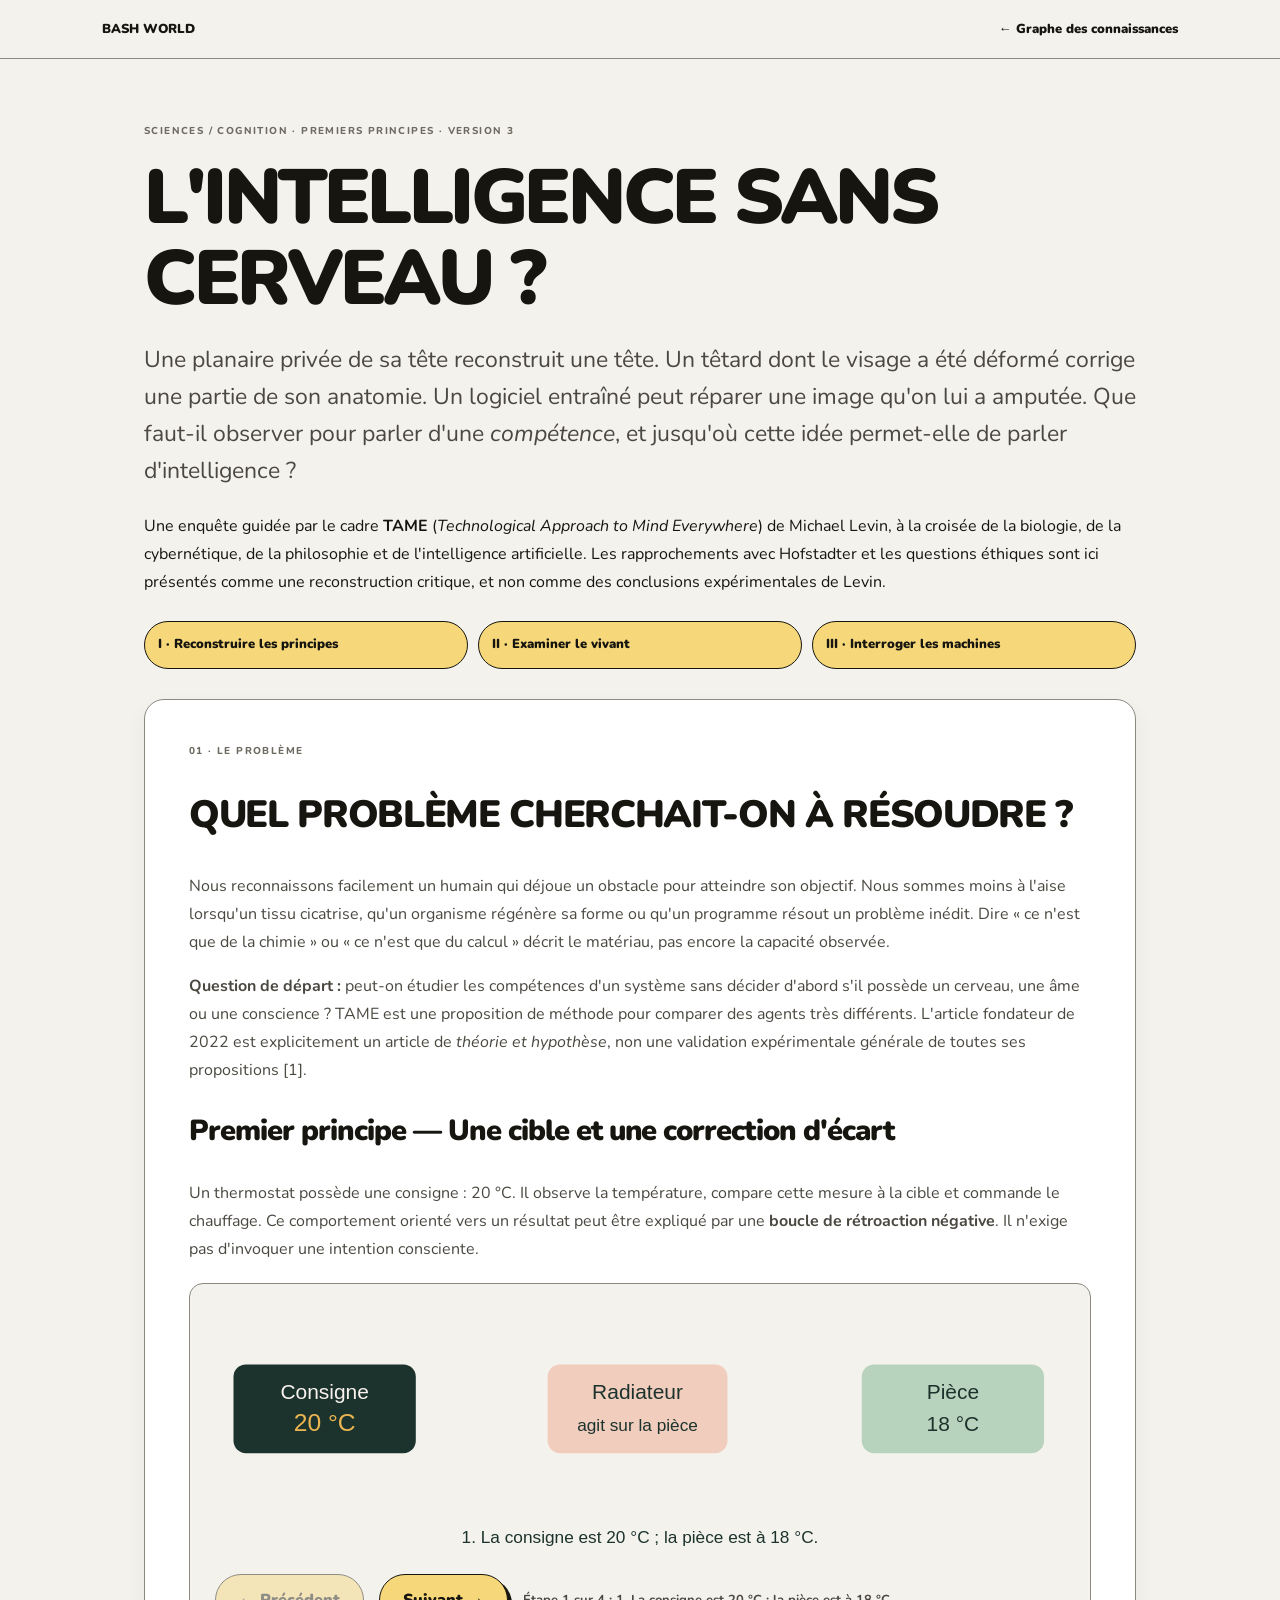
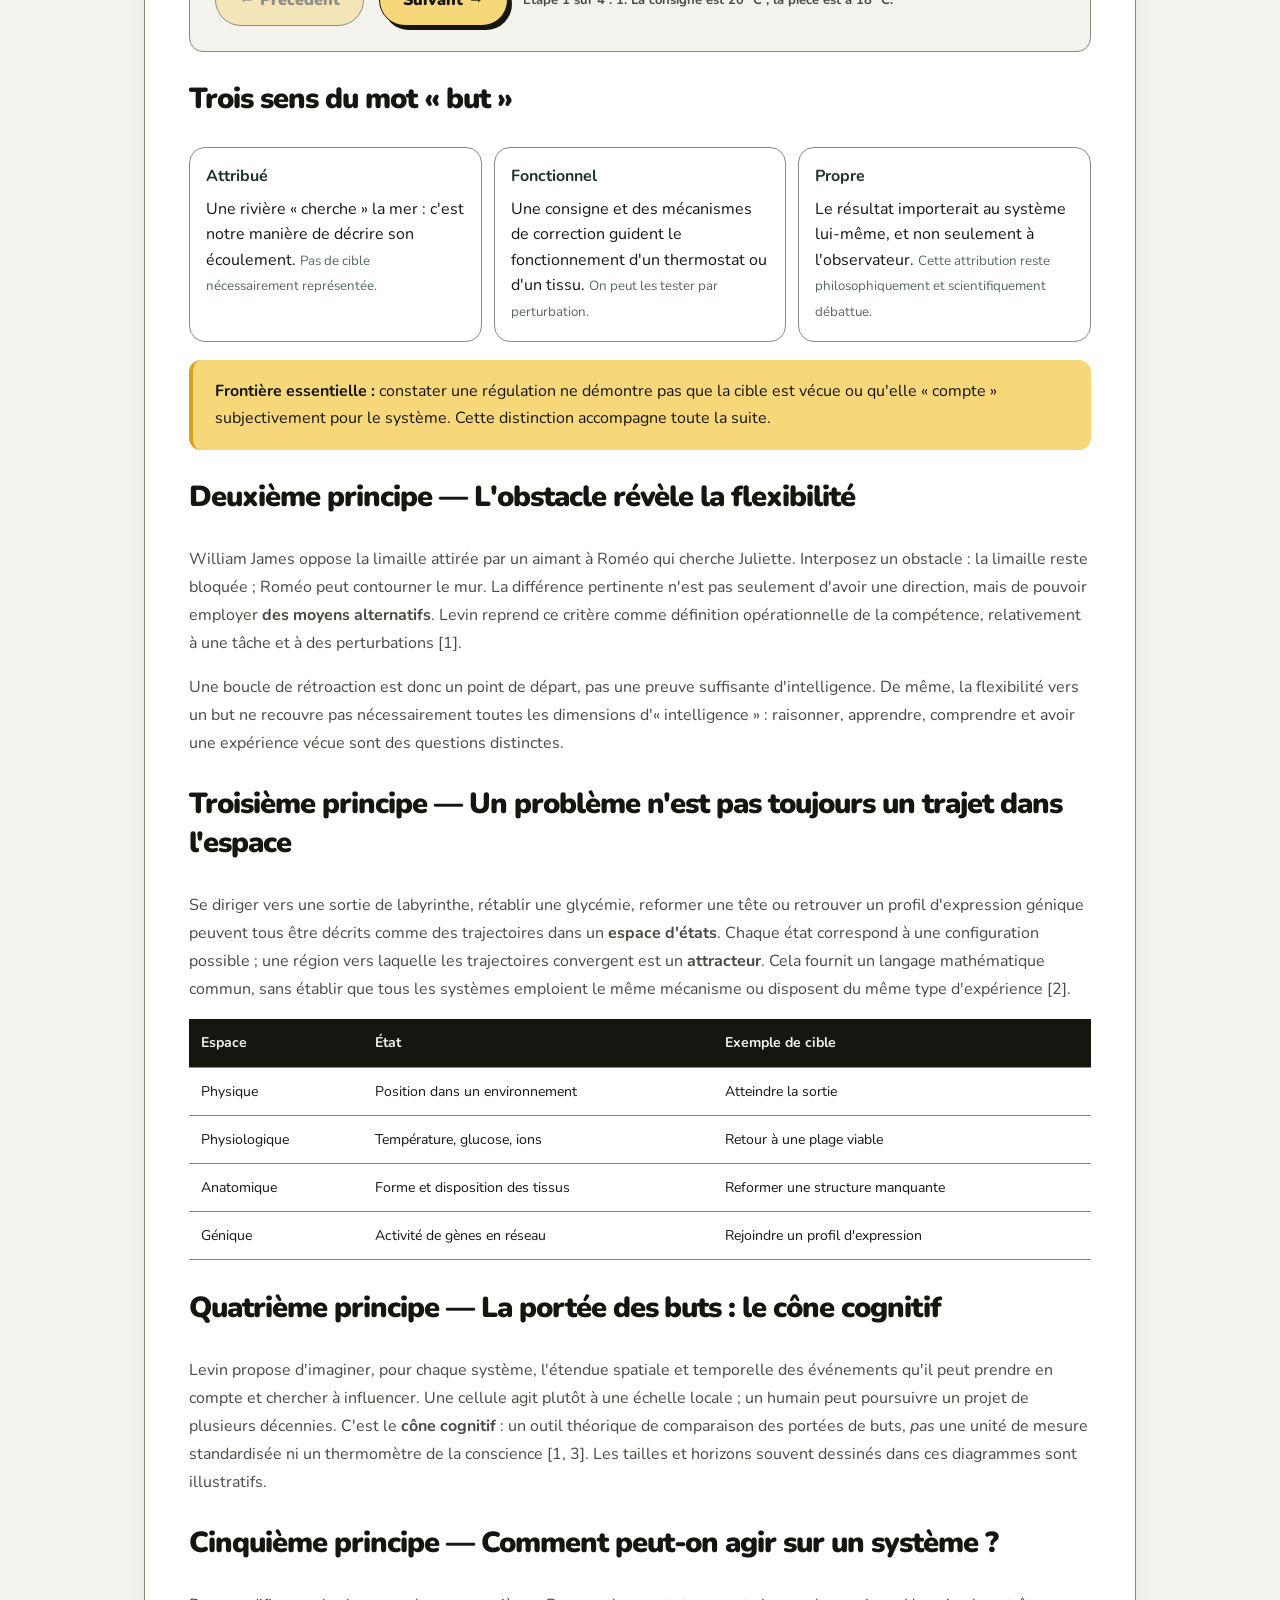
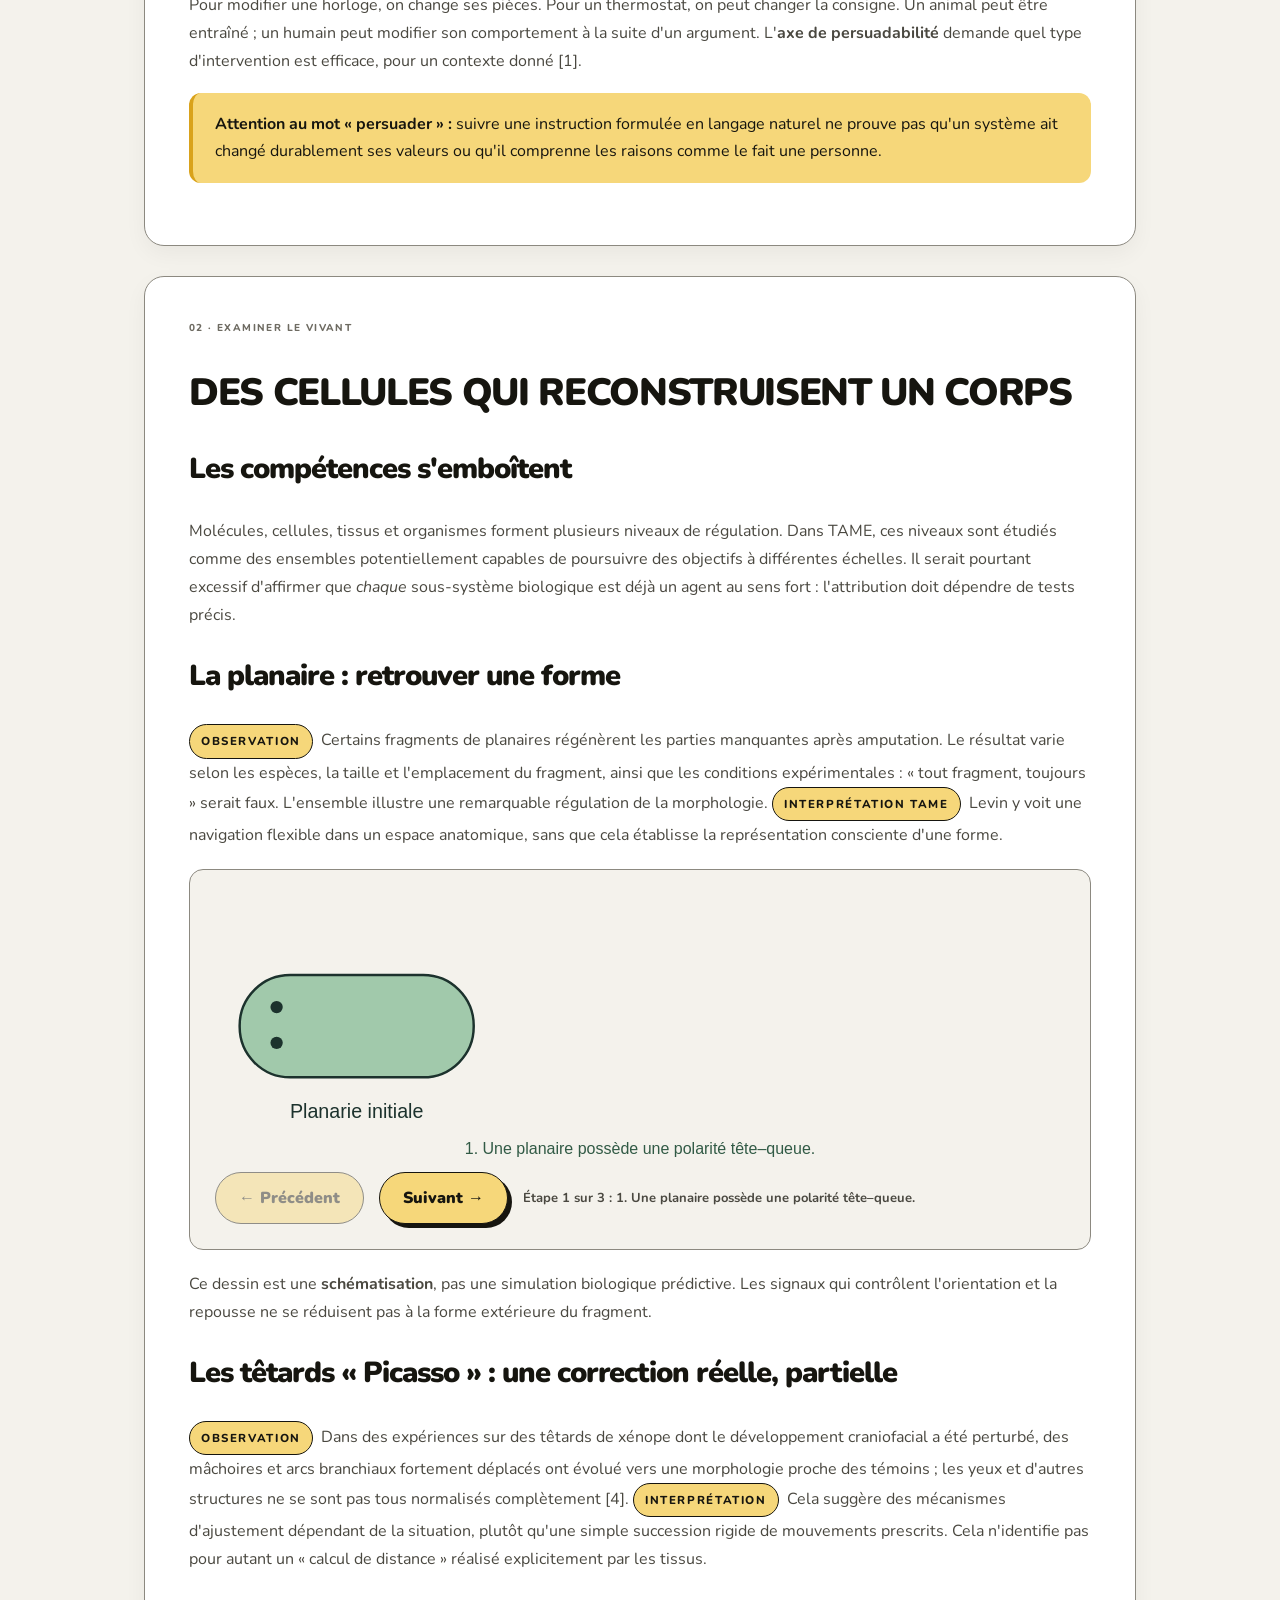
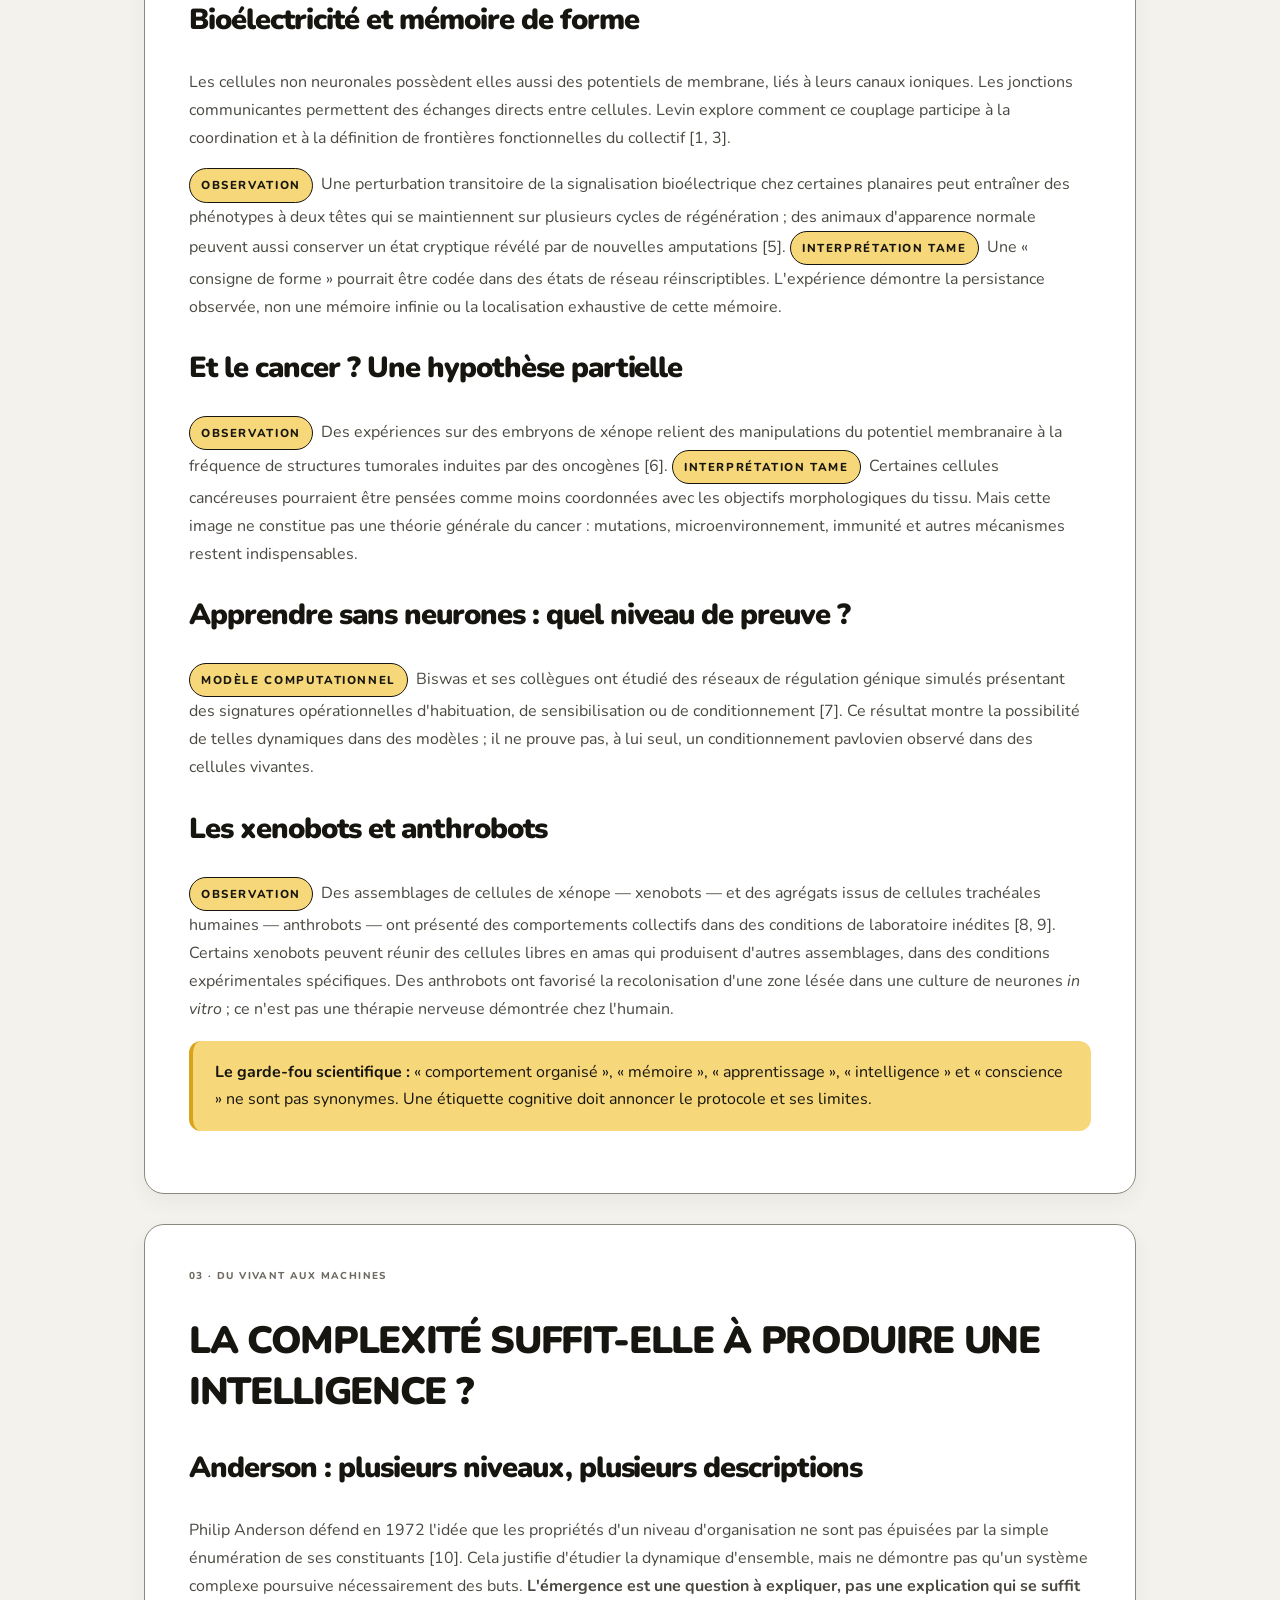
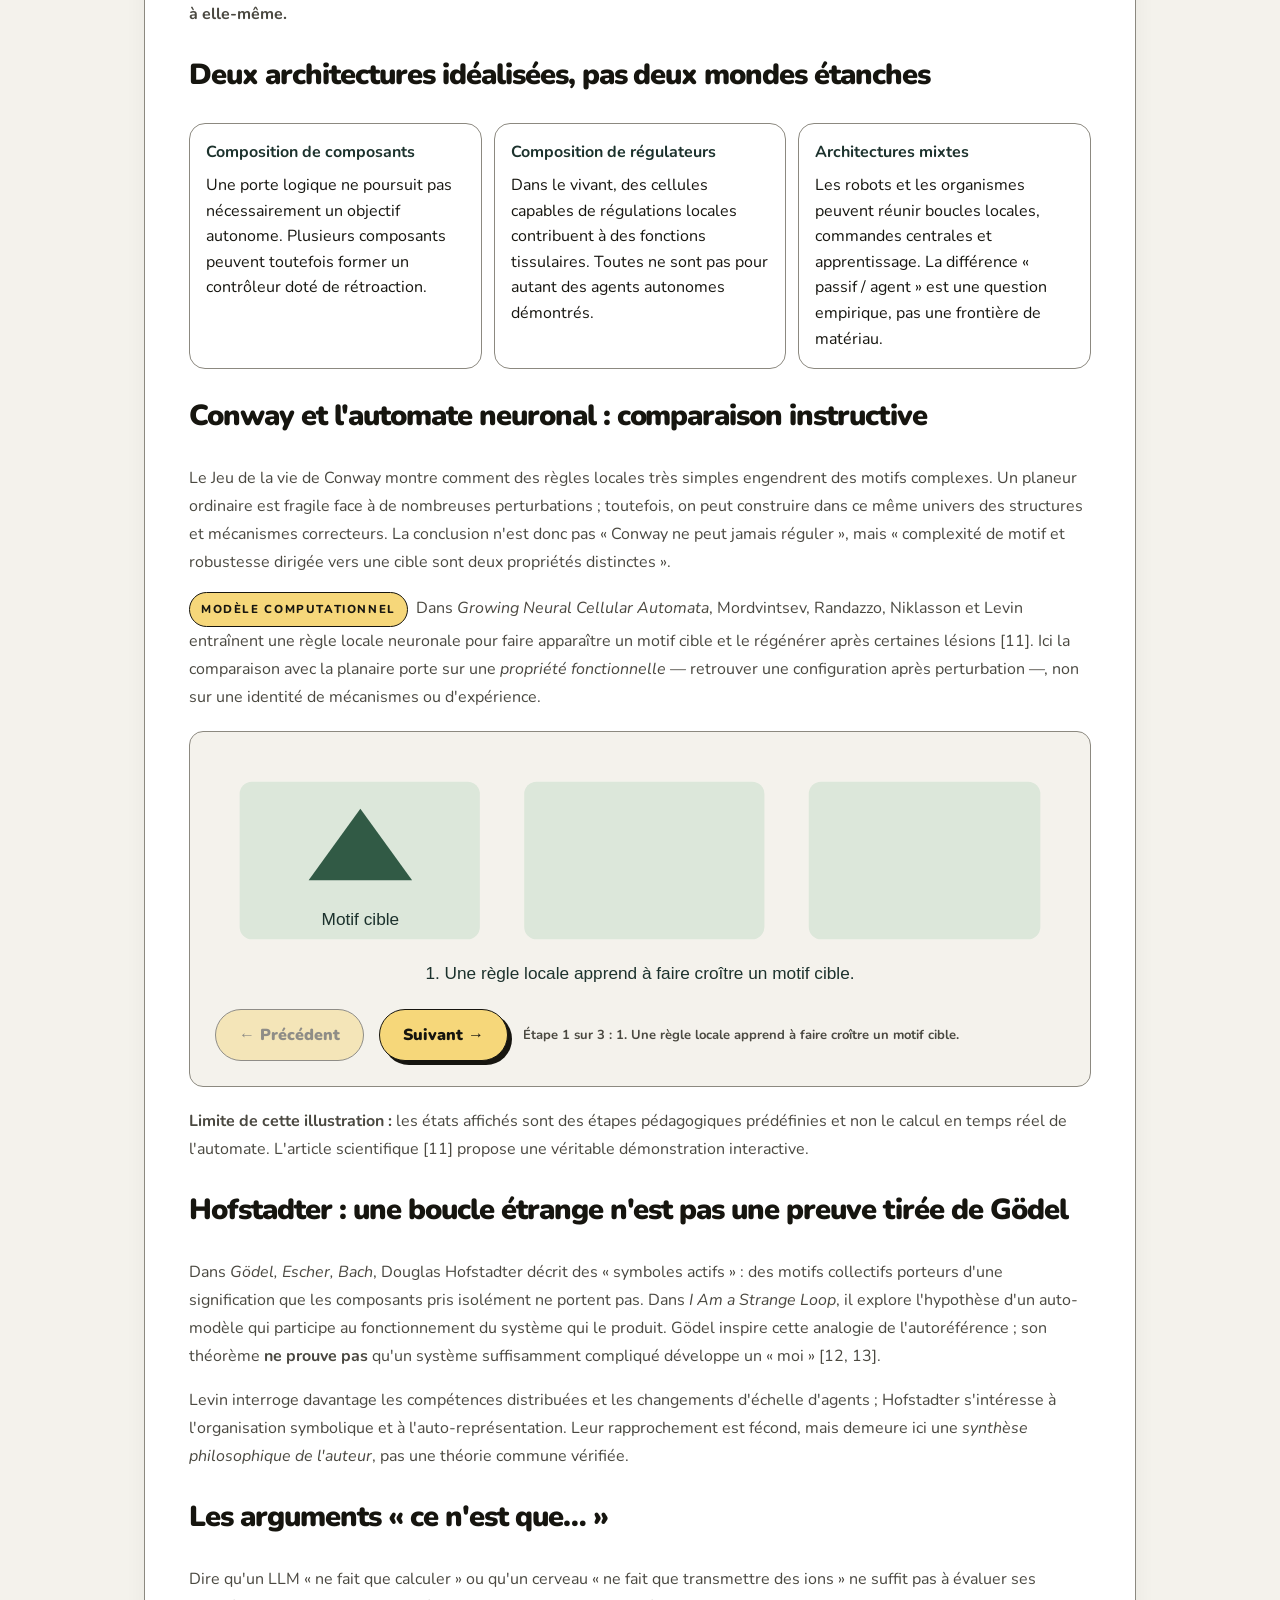
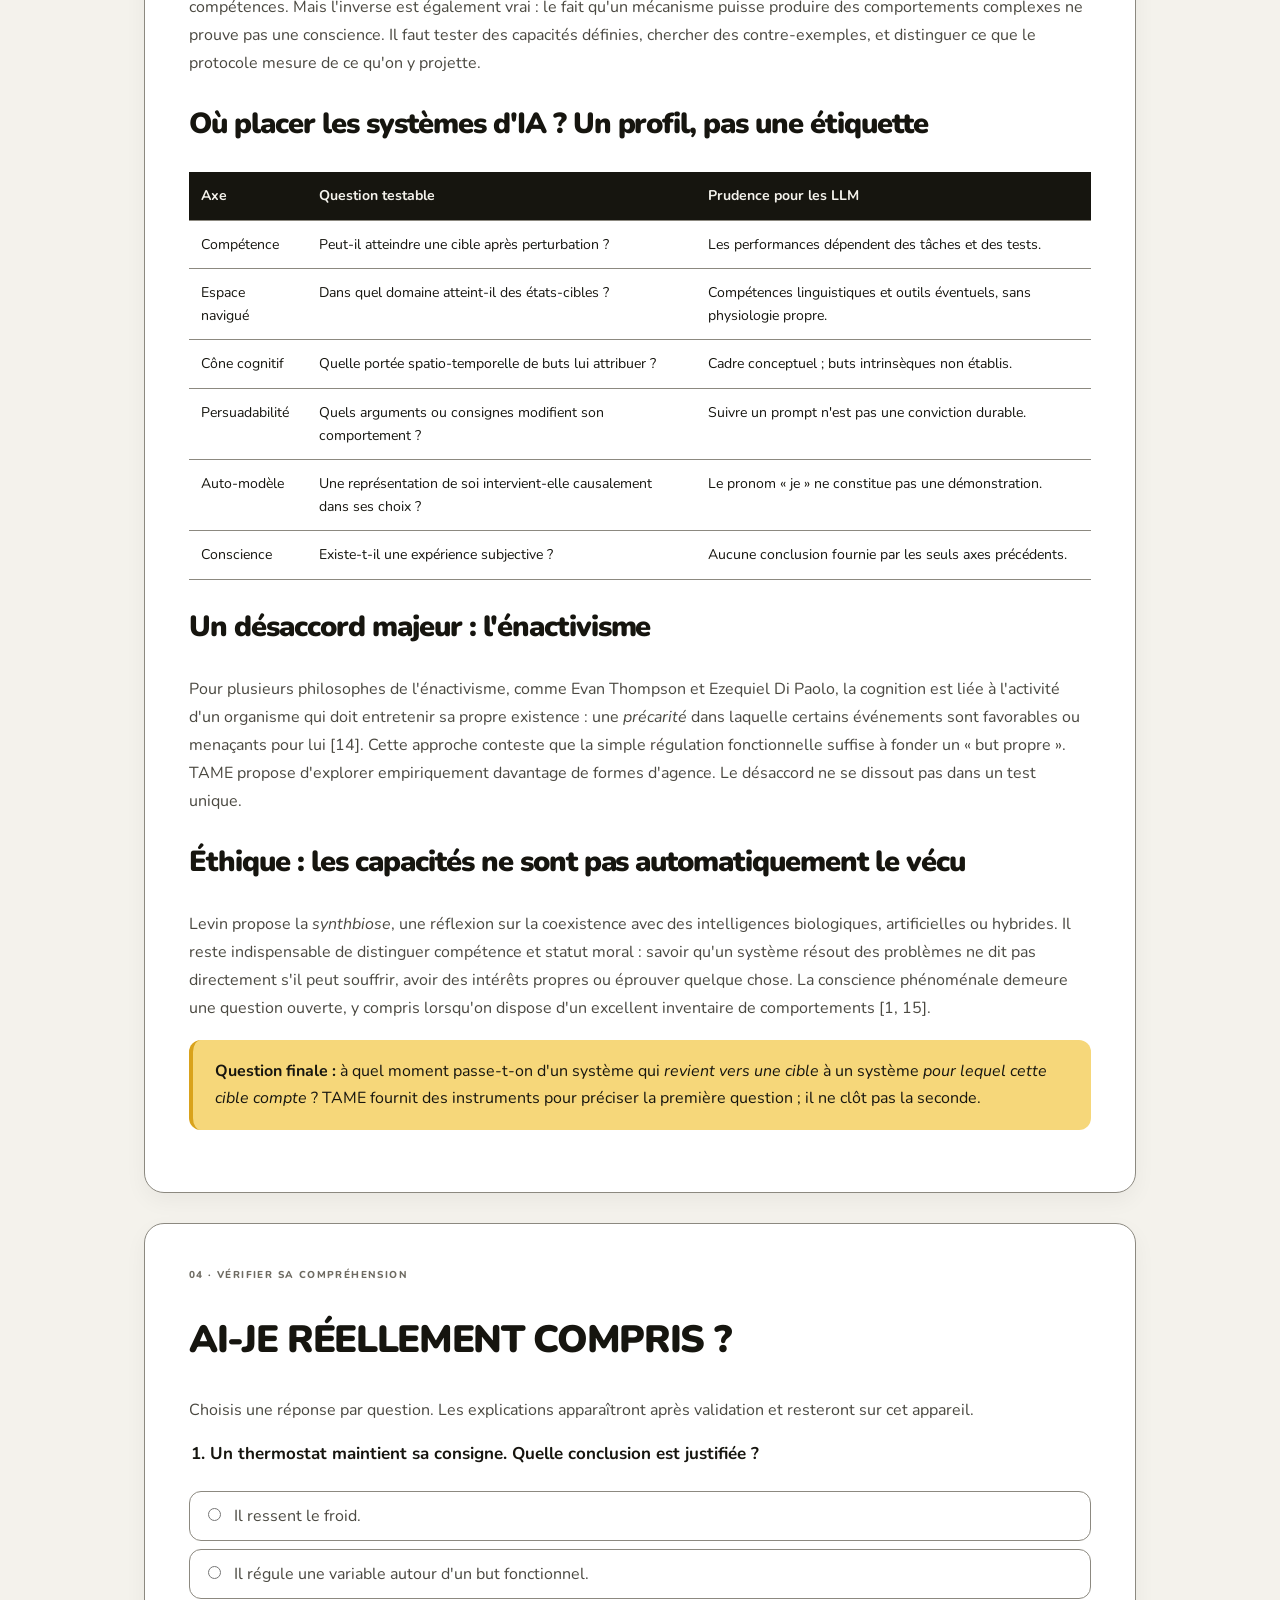
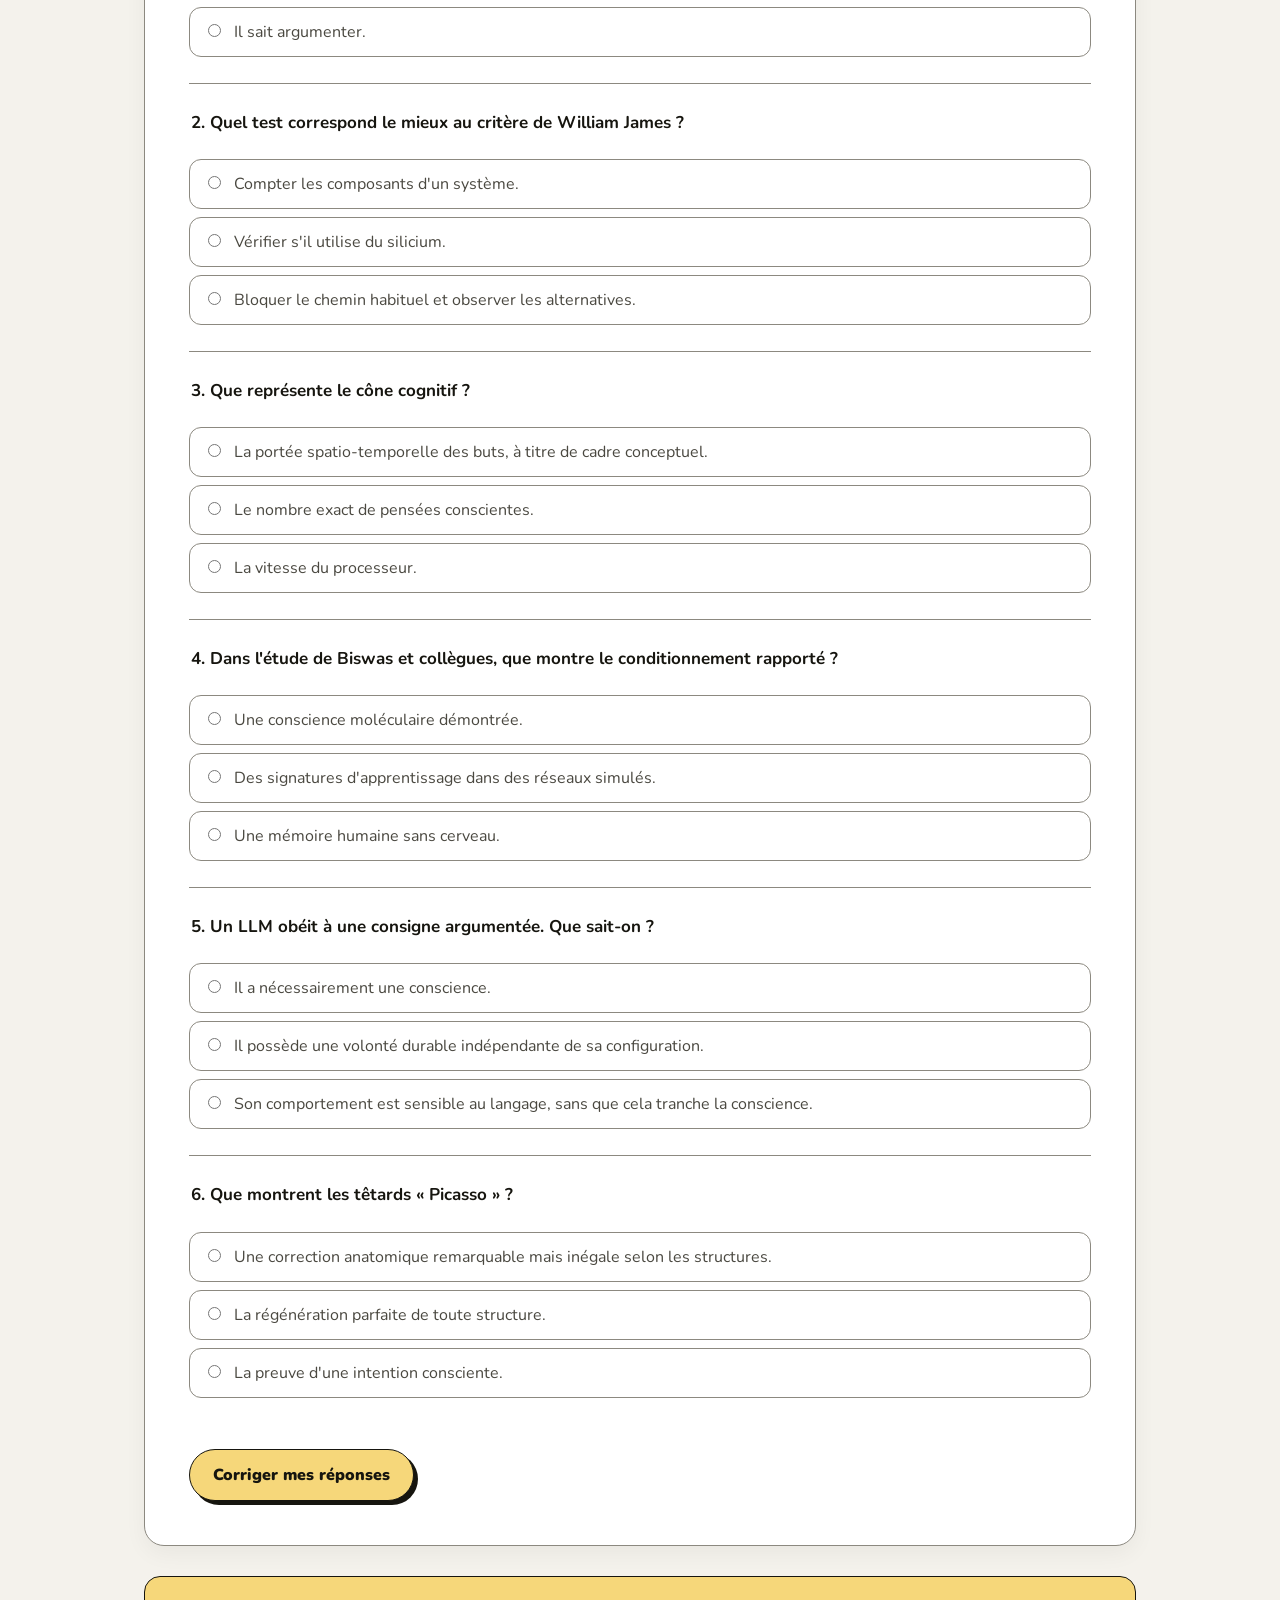
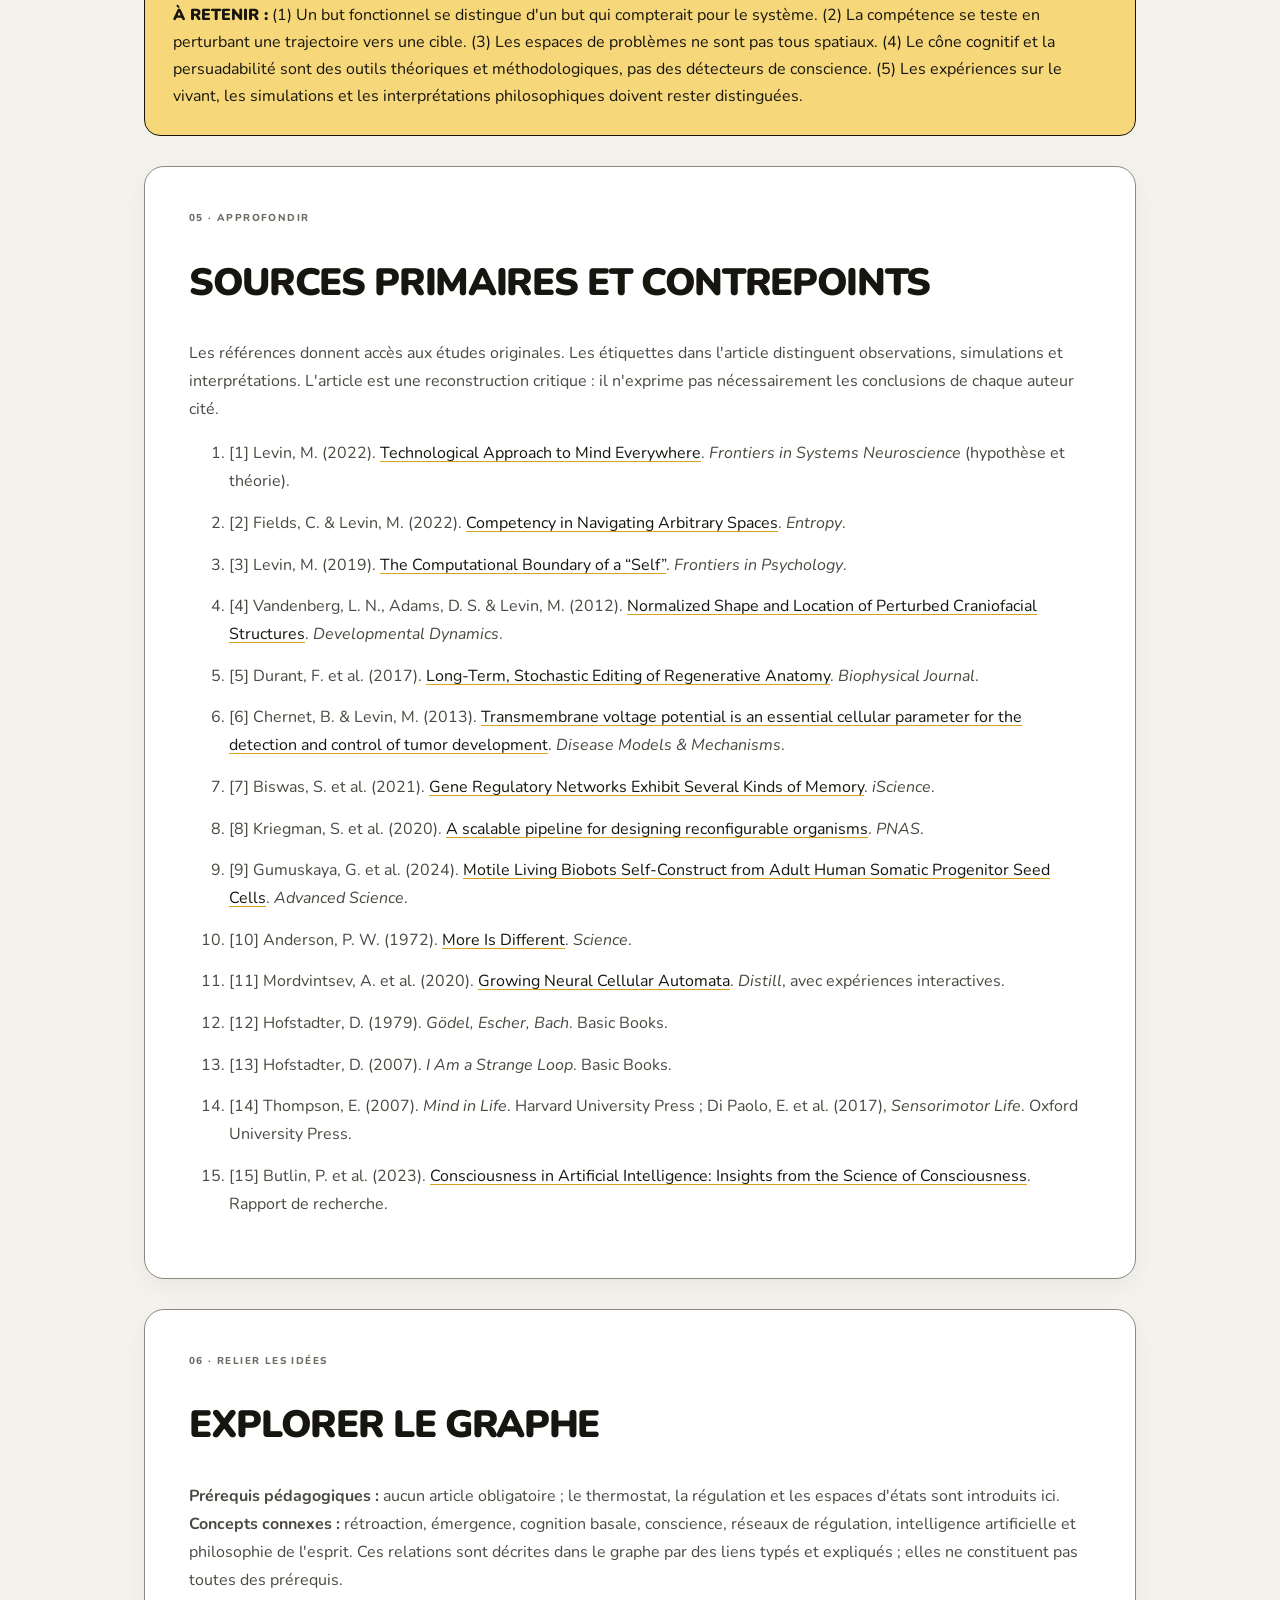
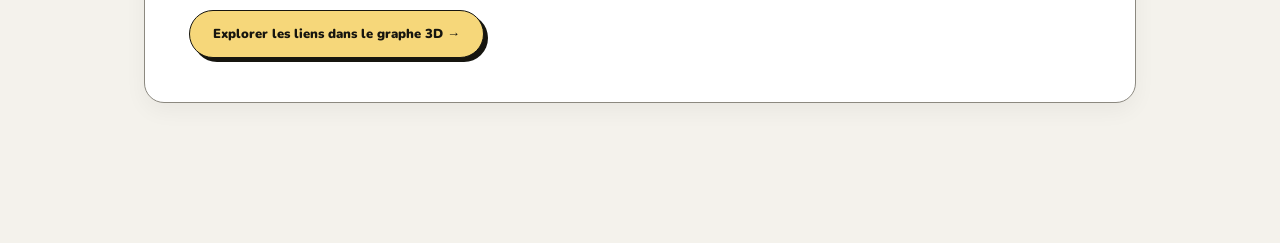
<file: sciences/cognition/tame/index.html>
<!doctype html>
<html lang="fr">
<head>
<meta charset="utf-8"><meta name="viewport" content="width=device-width,initial-scale=1">
<meta name="description" content="Michael Levin et le cadre TAME : reconstruire l'intelligence par les premiers principes, de la rétroaction aux planaires, aux LLM et à la conscience.">
<title>L'intelligence sans cerveau ? Le cadre TAME — Bash World</title>
<link rel="stylesheet" href="../../../moteur/styles.css">
<style>
.article-main{max-width:1030px}.article-main h1{font-size:clamp(38px,5vw,66px)}
.tame-index{display:grid;grid-template-columns:repeat(3,1fr);gap:10px;margin:25px 0}.tame-index a{padding:13px;background:#1c322d;color:#f8f3ee;font-size:13px;line-height:1.5}
.tag{display:inline-block;font-size:.72rem;font-weight:700;letter-spacing:.07em;border-radius:2px;padding:4px 8px;margin-right:4px;background:#e8efe4;color:#315a45}.tag.model{background:#e8e9f4;color:#374969}.tag.reading{background:#fff0d6;color:#725018}.tag.thought{background:#f4e8eb;color:#753e53}
.tame-grid{display:grid;grid-template-columns:repeat(3,1fr);gap:12px}.tame-grid article{background:#f8f3ee;border-left:3px solid #ebb552;padding:16px;line-height:1.6}
.tame-grid strong{display:block;margin-bottom:7px;color:#1c322d}.tame-grid small{color:#536a5d}.article-main h3{font-size:1.2rem;margin-top:1.7rem}.article-main p,.article-main li{overflow-wrap:anywhere}
.scroll-table{overflow-x:auto}.comparison{border-collapse:collapse;width:100%;min-width:590px;font-size:.88rem}.comparison th,.comparison td{border-bottom:1px solid #d8dfd4;text-align:left;padding:12px;vertical-align:top;line-height:1.65}.comparison th{background:#1c322d;color:#f8f3ee}
.callout{background:#f8f3ee;border-left:4px solid #ebb552;padding:18px 21px;line-height:1.7;margin:18px 0}
.warning{border-left-color:#a95643}.source-list li{margin-bottom:.85rem;line-height:1.55}.source-list a{overflow-wrap:anywhere;text-decoration:underline;text-underline-offset:3px}
.sim-stage{overflow:hidden}.sim-stage svg text{font-family:Arial,sans-serif}.sim-status{line-height:1.4}.sim-stage svg{max-width:100%}
.article-nav a:focus-visible,.tame-index a:focus-visible,.source-list a:focus-visible{outline:3px solid #ebb552;outline-offset:3px}
@media(max-width:680px){.tame-index,.tame-grid{grid-template-columns:1fr}.article-main{padding-inline:18px}.comparison{min-width:540px}.sim-stage{padding:12px 4px}}
</style>
<link rel="stylesheet" href="../../../moteur/encre-sur-papier.css"></head>
<body class="article-body">
<a class="skip" href="#contenu">Aller au contenu</a>
<nav class="article-nav" aria-label="Navigation"><a href="../../../">BASH WORLD</a><a href="../../../#explorer">← Graphe des connaissances</a></nav>
<main class="article-main" id="contenu">
<div class="eyebrow">SCIENCES / COGNITION · PREMIERS PRINCIPES · VERSION 3</div>
<h1>L'intelligence sans cerveau ?</h1>
<p class="article-intro">Une planaire privée de sa tête reconstruit une tête. Un têtard dont le visage a été déformé corrige une partie de son anatomie. Un logiciel entraîné peut réparer une image qu'on lui a amputée. Que faut-il observer pour parler d'une <em>compétence</em>, et jusqu'où cette idée permet-elle de parler d'intelligence ?</p>
<p>Une enquête guidée par le cadre <strong>TAME</strong> (<em>Technological Approach to Mind Everywhere</em>) de Michael Levin, à la croisée de la biologie, de la cybernétique, de la philosophie et de l'intelligence artificielle. Les rapprochements avec Hofstadter et les questions éthiques sont ici présentés comme une reconstruction critique, et non comme des conclusions expérimentales de Levin.</p>
<nav class="tame-index" aria-label="Parties de l'article"><a href="#principes">I · Reconstruire les principes</a><a href="#vivant">II · Examiner le vivant</a><a href="#machines">III · Interroger les machines</a></nav>

<section class="lesson-card" id="principes">
<div class="eyebrow">01 · LE PROBLÈME</div><h2>Quel problème cherchait-on à résoudre ?</h2>
<p>Nous reconnaissons facilement un humain qui déjoue un obstacle pour atteindre son objectif. Nous sommes moins à l'aise lorsqu'un tissu cicatrise, qu'un organisme régénère sa forme ou qu'un programme résout un problème inédit. Dire « ce n'est que de la chimie » ou « ce n'est que du calcul » décrit le matériau, pas encore la capacité observée.</p>
<p><strong>Question de départ :</strong> peut-on étudier les compétences d'un système sans décider d'abord s'il possède un cerveau, une âme ou une conscience ? TAME est une proposition de méthode pour comparer des agents très différents. L'article fondateur de 2022 est explicitement un article de <em>théorie et hypothèse</em>, non une validation expérimentale générale de toutes ses propositions [1].</p>
<h3>Premier principe — Une cible et une correction d'écart</h3>
<p>Un thermostat possède une consigne : 20 °C. Il observe la température, compare cette mesure à la cible et commande le chauffage. Ce comportement orienté vers un résultat peut être expliqué par une <strong>boucle de rétroaction négative</strong>. Il n'exige pas d'invoquer une intention consciente.</p>
<div class="sim-stage" data-stepper>
<svg viewBox="0 0 690 210" role="img" aria-label="Thermostat : consigne, mesure et correction d'écart révélées étape par étape.">
<rect x="15" y="45" width="148" height="72" rx="10" fill="#1c322d"/><text x="89" y="73" fill="#f8f3ee" text-anchor="middle" font-size="17">Consigne</text><text x="89" y="99" fill="#ebb552" text-anchor="middle" font-size="20">20 °C</text>
<rect x="270" y="45" width="146" height="72" rx="10" fill="#f1cdbe"/><text x="343" y="73" fill="#1c322d" text-anchor="middle" font-size="17">Radiateur</text><text x="343" y="99" fill="#1c322d" text-anchor="middle" font-size="14">agit sur la pièce</text>
<rect x="525" y="45" width="148" height="72" rx="10" fill="#b8d3bd"/><text x="599" y="73" fill="#1c322d" text-anchor="middle" font-size="17">Pièce</text><text x="599" y="99" fill="#1c322d" text-anchor="middle" font-size="17">18 °C</text>
<g data-step-panel data-step-min="1" data-step-max="3"><path d="M166 81 H265" fill="none" stroke="#ba8733" stroke-width="4"/><path d="M254 73 L266 81 L254 89" fill="none" stroke="#ba8733" stroke-width="3"/></g>
<g data-step-panel data-step-min="2" data-step-max="3"><path d="M419 81 H521" fill="none" stroke="#ba8733" stroke-width="4"/><path d="M510 73 L522 81 L510 89" fill="none" stroke="#ba8733" stroke-width="3"/></g>
<g data-step-panel data-step-min="3"><path d="M599 122 V150 H90 V122" fill="none" stroke="#315a45" stroke-width="3" stroke-dasharray="7 5"/><text x="345" y="143" fill="#315a45" text-anchor="middle" font-size="13">thermomètre : retour d'information</text></g>
<text x="345" y="190" data-step-caption fill="#1c322d" text-anchor="middle" font-size="14">1. La consigne est 20 °C ; la pièce est à 18 °C.</text>
</svg>
<ol class="sr-only" data-step-captions><li>1. La consigne est 20 °C ; la pièce est à 18 °C.</li><li>2. L'écart déclenche une demande de chauffage.</li><li>3. Le chauffage modifie la température de la pièce.</li><li>4. Une nouvelle mesure permet de réduire l'écart.</li></ol>
<div class="sim-controls"><button type="button" data-step-back>← Précédent</button><button type="button" data-step-next>Suivant →</button><span class="sim-status" data-step-status aria-live="polite">Étape 1 sur 4</span></div>
</div>
<h3>Trois sens du mot « but »</h3>
<div class="tame-grid">
<article><strong>Attribué</strong>Une rivière « cherche » la mer : c'est notre manière de décrire son écoulement. <small>Pas de cible nécessairement représentée.</small></article>
<article><strong>Fonctionnel</strong>Une consigne et des mécanismes de correction guident le fonctionnement d'un thermostat ou d'un tissu. <small>On peut les tester par perturbation.</small></article>
<article><strong>Propre</strong>Le résultat importerait au système lui-même, et non seulement à l'observateur. <small>Cette attribution reste philosophiquement et scientifiquement débattue.</small></article>
</div>
<div class="callout"><strong>Frontière essentielle :</strong> constater une régulation ne démontre pas que la cible est vécue ou qu'elle « compte » subjectivement pour le système. Cette distinction accompagne toute la suite.</div>
<h3>Deuxième principe — L'obstacle révèle la flexibilité</h3>
<p>William James oppose la limaille attirée par un aimant à Roméo qui cherche Juliette. Interposez un obstacle : la limaille reste bloquée ; Roméo peut contourner le mur. La différence pertinente n'est pas seulement d'avoir une direction, mais de pouvoir employer <strong>des moyens alternatifs</strong>. Levin reprend ce critère comme définition opérationnelle de la compétence, relativement à une tâche et à des perturbations [1].</p>
<p>Une boucle de rétroaction est donc un point de départ, pas une preuve suffisante d'intelligence. De même, la flexibilité vers un but ne recouvre pas nécessairement toutes les dimensions d'« intelligence » : raisonner, apprendre, comprendre et avoir une expérience vécue sont des questions distinctes.</p>
<h3>Troisième principe — Un problème n'est pas toujours un trajet dans l'espace</h3>
<p>Se diriger vers une sortie de labyrinthe, rétablir une glycémie, reformer une tête ou retrouver un profil d'expression génique peuvent tous être décrits comme des trajectoires dans un <strong>espace d'états</strong>. Chaque état correspond à une configuration possible ; une région vers laquelle les trajectoires convergent est un <strong>attracteur</strong>. Cela fournit un langage mathématique commun, sans établir que tous les systèmes emploient le même mécanisme ou disposent du même type d'expérience [2].</p>
<div class="scroll-table"><table class="comparison"><thead><tr><th>Espace</th><th>État</th><th>Exemple de cible</th></tr></thead><tbody>
<tr><td>Physique</td><td>Position dans un environnement</td><td>Atteindre la sortie</td></tr>
<tr><td>Physiologique</td><td>Température, glucose, ions</td><td>Retour à une plage viable</td></tr>
<tr><td>Anatomique</td><td>Forme et disposition des tissus</td><td>Reformer une structure manquante</td></tr>
<tr><td>Génique</td><td>Activité de gènes en réseau</td><td>Rejoindre un profil d'expression</td></tr>
</tbody></table></div>
<h3>Quatrième principe — La portée des buts : le cône cognitif</h3>
<p>Levin propose d'imaginer, pour chaque système, l'étendue spatiale et temporelle des événements qu'il peut prendre en compte et chercher à influencer. Une cellule agit plutôt à une échelle locale ; un humain peut poursuivre un projet de plusieurs décennies. C'est le <strong>cône cognitif</strong> : un outil théorique de comparaison des portées de buts, <em>pas</em> une unité de mesure standardisée ni un thermomètre de la conscience [1, 3]. Les tailles et horizons souvent dessinés dans ces diagrammes sont illustratifs.</p>
<h3>Cinquième principe — Comment peut-on agir sur un système ?</h3>
<p>Pour modifier une horloge, on change ses pièces. Pour un thermostat, on peut changer la consigne. Un animal peut être entraîné ; un humain peut modifier son comportement à la suite d'un argument. L'<strong>axe de persuadabilité</strong> demande quel type d'intervention est efficace, pour un contexte donné [1].</p>
<div class="callout"><strong>Attention au mot « persuader » :</strong> suivre une instruction formulée en langage naturel ne prouve pas qu'un système ait changé durablement ses valeurs ou qu'il comprenne les raisons comme le fait une personne.</div>
</section>

<section class="lesson-card" id="vivant">
<div class="eyebrow">02 · EXAMINER LE VIVANT</div><h2>Des cellules qui reconstruisent un corps</h2>
<h3>Les compétences s'emboîtent</h3>
<p>Molécules, cellules, tissus et organismes forment plusieurs niveaux de régulation. Dans TAME, ces niveaux sont étudiés comme des ensembles potentiellement capables de poursuivre des objectifs à différentes échelles. Il serait pourtant excessif d'affirmer que <em>chaque</em> sous-système biologique est déjà un agent au sens fort : l'attribution doit dépendre de tests précis.</p>
<h3>La planaire : retrouver une forme</h3>
<p><span class="tag">OBSERVATION</span> Certains fragments de planaires régénèrent les parties manquantes après amputation. Le résultat varie selon les espèces, la taille et l'emplacement du fragment, ainsi que les conditions expérimentales : « tout fragment, toujours » serait faux. L'ensemble illustre une remarquable régulation de la morphologie. <span class="tag reading">INTERPRÉTATION TAME</span> Levin y voit une navigation flexible dans un espace anatomique, sans que cela établisse la représentation consciente d'une forme.</p>
<div class="sim-stage" data-stepper>
<svg viewBox="0 0 690 220" role="img" aria-label="Schéma conceptuel en trois étapes : planaire initiale, amputation, régénération vers une forme globale.">
<g><rect x="20" y="65" width="190" height="83" rx="41" fill="#a1c9ab" stroke="#1c322d" stroke-width="2"/><circle cx="50" cy="91" r="5" fill="#1c322d"/><circle cx="50" cy="120" r="5" fill="#1c322d"/><text x="115" y="181" fill="#1c322d" text-anchor="middle" font-size="16">Planarie initiale</text></g>
<g data-step-panel data-step-min="1" data-step-max="2"><path d="M217 104 H268" stroke="#ba8733" stroke-width="4"/><path d="M258 96 L268 104 L258 112" stroke="#ba8733" stroke-width="3" fill="none"/><rect x="295" y="65" width="100" height="83" rx="38" fill="#a1c9ab" stroke="#1c322d" stroke-width="2"/><path d="M295 69 V145" stroke="#a95643" stroke-width="4" stroke-dasharray="5 4"/><text x="345" y="181" fill="#1c322d" text-anchor="middle" font-size="16">Fragment</text></g>
<g data-step-panel data-step-min="2"><path d="M404 104 H451" stroke="#ba8733" stroke-width="4"/><path d="M441 96 L451 104 L441 112" stroke="#ba8733" stroke-width="3" fill="none"/><rect x="466" y="65" width="194" height="83" rx="40" fill="#a1c9ab" stroke="#1c322d" stroke-width="2"/><circle cx="493" cy="91" r="5" fill="#1c322d"/><circle cx="493" cy="120" r="5" fill="#1c322d"/><path d="M466 72 V141" stroke="#ebb552" stroke-width="4" stroke-dasharray="7 4"/><text x="563" y="181" fill="#1c322d" text-anchor="middle" font-size="16">Forme reconstruite</text></g>
<text x="345" y="210" data-step-caption fill="#315a45" text-anchor="middle" font-size="13">1. Une planaire possède une polarité tête–queue.</text>
</svg>
<ol class="sr-only" data-step-captions><li>1. Une planaire possède une polarité tête–queue.</li><li>2. Une amputation perturbe son organisation anatomique.</li><li>3. Certains fragments reconstruisent les parties absentes.</li></ol>
<div class="sim-controls"><button type="button" data-step-back>← Précédent</button><button type="button" data-step-next>Suivant →</button><span class="sim-status" data-step-status aria-live="polite">Étape 1 sur 3</span></div>
</div>
<p>Ce dessin est une <strong>schématisation</strong>, pas une simulation biologique prédictive. Les signaux qui contrôlent l'orientation et la repousse ne se réduisent pas à la forme extérieure du fragment.</p>
<h3>Les têtards « Picasso » : une correction réelle, partielle</h3>
<p><span class="tag">OBSERVATION</span> Dans des expériences sur des têtards de xénope dont le développement craniofacial a été perturbé, des mâchoires et arcs branchiaux fortement déplacés ont évolué vers une morphologie proche des témoins ; les yeux et d'autres structures ne se sont pas tous normalisés complètement [4]. <span class="tag reading">INTERPRÉTATION</span> Cela suggère des mécanismes d'ajustement dépendant de la situation, plutôt qu'une simple succession rigide de mouvements prescrits. Cela n'identifie pas pour autant un « calcul de distance » réalisé explicitement par les tissus.</p>
<h3>Bioélectricité et mémoire de forme</h3>
<p>Les cellules non neuronales possèdent elles aussi des potentiels de membrane, liés à leurs canaux ioniques. Les jonctions communicantes permettent des échanges directs entre cellules. Levin explore comment ce couplage participe à la coordination et à la définition de frontières fonctionnelles du collectif [1, 3].</p>
<p><span class="tag">OBSERVATION</span> Une perturbation transitoire de la signalisation bioélectrique chez certaines planaires peut entraîner des phénotypes à deux têtes qui se maintiennent sur plusieurs cycles de régénération ; des animaux d'apparence normale peuvent aussi conserver un état cryptique révélé par de nouvelles amputations [5]. <span class="tag reading">INTERPRÉTATION TAME</span> Une « consigne de forme » pourrait être codée dans des états de réseau réinscriptibles. L'expérience démontre la persistance observée, non une mémoire infinie ou la localisation exhaustive de cette mémoire.</p>
<h3>Et le cancer ? Une hypothèse partielle</h3>
<p><span class="tag">OBSERVATION</span> Des expériences sur des embryons de xénope relient des manipulations du potentiel membranaire à la fréquence de structures tumorales induites par des oncogènes [6]. <span class="tag reading">INTERPRÉTATION TAME</span> Certaines cellules cancéreuses pourraient être pensées comme moins coordonnées avec les objectifs morphologiques du tissu. Mais cette image ne constitue pas une théorie générale du cancer : mutations, microenvironnement, immunité et autres mécanismes restent indispensables.</p>
<h3>Apprendre sans neurones : quel niveau de preuve ?</h3>
<p><span class="tag model">MODÈLE COMPUTATIONNEL</span> Biswas et ses collègues ont étudié des réseaux de régulation génique simulés présentant des signatures opérationnelles d'habituation, de sensibilisation ou de conditionnement [7]. Ce résultat montre la possibilité de telles dynamiques dans des modèles ; il ne prouve pas, à lui seul, un conditionnement pavlovien observé dans des cellules vivantes.</p>
<h3>Les xenobots et anthrobots</h3>
<p><span class="tag">OBSERVATION</span> Des assemblages de cellules de xénope — xenobots — et des agrégats issus de cellules trachéales humaines — anthrobots — ont présenté des comportements collectifs dans des conditions de laboratoire inédites [8, 9]. Certains xenobots peuvent réunir des cellules libres en amas qui produisent d'autres assemblages, dans des conditions expérimentales spécifiques. Des anthrobots ont favorisé la recolonisation d'une zone lésée dans une culture de neurones <em>in vitro</em> ; ce n'est pas une thérapie nerveuse démontrée chez l'humain.</p>
<div class="callout warning"><strong>Le garde-fou scientifique :</strong> « comportement organisé », « mémoire », « apprentissage », « intelligence » et « conscience » ne sont pas synonymes. Une étiquette cognitive doit annoncer le protocole et ses limites.</div>
</section>

<section class="lesson-card" id="machines">
<div class="eyebrow">03 · DU VIVANT AUX MACHINES</div><h2>La complexité suffit-elle à produire une intelligence ?</h2>
<h3>Anderson : plusieurs niveaux, plusieurs descriptions</h3>
<p>Philip Anderson défend en 1972 l'idée que les propriétés d'un niveau d'organisation ne sont pas épuisées par la simple énumération de ses constituants [10]. Cela justifie d'étudier la dynamique d'ensemble, mais ne démontre pas qu'un système complexe poursuive nécessairement des buts. <strong>L'émergence est une question à expliquer, pas une explication qui se suffit à elle-même.</strong></p>
<h3>Deux architectures idéalisées, pas deux mondes étanches</h3>
<div class="tame-grid">
<article><strong>Composition de composants</strong>Une porte logique ne poursuit pas nécessairement un objectif autonome. Plusieurs composants peuvent toutefois former un contrôleur doté de rétroaction.</article>
<article><strong>Composition de régulateurs</strong>Dans le vivant, des cellules capables de régulations locales contribuent à des fonctions tissulaires. Toutes ne sont pas pour autant des agents autonomes démontrés.</article>
<article><strong>Architectures mixtes</strong>Les robots et les organismes peuvent réunir boucles locales, commandes centrales et apprentissage. La différence « passif / agent » est une question empirique, pas une frontière de matériau.</article>
</div>
<h3>Conway et l'automate neuronal : comparaison instructive</h3>
<p>Le Jeu de la vie de Conway montre comment des règles locales très simples engendrent des motifs complexes. Un planeur ordinaire est fragile face à de nombreuses perturbations ; toutefois, on peut construire dans ce même univers des structures et mécanismes correcteurs. La conclusion n'est donc pas « Conway ne peut jamais réguler », mais « complexité de motif et robustesse dirigée vers une cible sont deux propriétés distinctes ».</p>
<p><span class="tag model">MODÈLE COMPUTATIONNEL</span> Dans <em>Growing Neural Cellular Automata</em>, Mordvintsev, Randazzo, Niklasson et Levin entraînent une règle locale neuronale pour faire apparaître un motif cible et le régénérer après certaines lésions [11]. Ici la comparaison avec la planaire porte sur une <em>propriété fonctionnelle</em> — retrouver une configuration après perturbation —, non sur une identité de mécanismes ou d'expérience.</p>
<div class="sim-stage" data-stepper>
<svg viewBox="0 0 690 200" role="img" aria-label="Expérience conceptuelle montrant une cible, une perturbation et une récupération conditionnelle d'un automate entraîné.">
<rect x="20" y="20" width="195" height="128" rx="10" fill="#dce7da"/><rect x="251" y="20" width="195" height="128" rx="10" fill="#dce7da"/><rect x="482" y="20" width="188" height="128" rx="10" fill="#dce7da"/>
<path d="M76 100 L118 42 L160 100 Z" fill="#315a45"/><text x="118" y="136" text-anchor="middle" fill="#1c322d" font-size="14">Motif cible</text>
<g data-step-panel data-step-min="1" data-step-max="2"><path d="M307 100 L349 42 L391 100 Z" fill="#315a45"/><rect x="352" y="20" width="65" height="90" fill="#dce7da"/><text x="349" y="136" text-anchor="middle" fill="#1c322d" font-size="14">Lésion</text></g>
<g data-step-panel data-step-min="2"><path d="M536 100 L578 42 L620 100 Z" fill="#315a45"/><text x="578" y="136" text-anchor="middle" fill="#1c322d" font-size="14">Réparation possible</text></g>
<text x="345" y="180" text-anchor="middle" data-step-caption fill="#1c322d" font-size="14">1. Une règle locale apprend à faire croître un motif cible.</text>
</svg>
<ol class="sr-only" data-step-captions><li>1. Une règle locale apprend à faire croître un motif cible.</li><li>2. On perturbe le motif après sa croissance.</li><li>3. Une règle suffisamment entraînée peut régénérer le motif.</li></ol>
<div class="sim-controls"><button type="button" data-step-back>← Précédent</button><button type="button" data-step-next>Suivant →</button><span class="sim-status" data-step-status aria-live="polite">Étape 1 sur 3</span></div>
</div>
<p><strong>Limite de cette illustration :</strong> les états affichés sont des étapes pédagogiques prédéfinies et non le calcul en temps réel de l'automate. L'article scientifique [11] propose une véritable démonstration interactive.</p>
<h3>Hofstadter : une boucle étrange n'est pas une preuve tirée de Gödel</h3>
<p>Dans <em>Gödel, Escher, Bach</em>, Douglas Hofstadter décrit des « symboles actifs » : des motifs collectifs porteurs d'une signification que les composants pris isolément ne portent pas. Dans <em>I Am a Strange Loop</em>, il explore l'hypothèse d'un auto-modèle qui participe au fonctionnement du système qui le produit. Gödel inspire cette analogie de l'autoréférence ; son théorème <strong>ne prouve pas</strong> qu'un système suffisamment compliqué développe un « moi » [12, 13].</p>
<p>Levin interroge davantage les compétences distribuées et les changements d'échelle d'agents ; Hofstadter s'intéresse à l'organisation symbolique et à l'auto-représentation. Leur rapprochement est fécond, mais demeure ici une <em>synthèse philosophique de l'auteur</em>, pas une théorie commune vérifiée.</p>
<h3>Les arguments « ce n'est que… »</h3>
<p>Dire qu'un LLM « ne fait que calculer » ou qu'un cerveau « ne fait que transmettre des ions » ne suffit pas à évaluer ses compétences. Mais l'inverse est également vrai : le fait qu'un mécanisme puisse produire des comportements complexes ne prouve pas une conscience. Il faut tester des capacités définies, chercher des contre-exemples, et distinguer ce que le protocole mesure de ce qu'on y projette.</p>
<h3>Où placer les systèmes d'IA ? Un profil, pas une étiquette</h3>
<div class="scroll-table"><table class="comparison"><thead><tr><th>Axe</th><th>Question testable</th><th>Prudence pour les LLM</th></tr></thead><tbody>
<tr><td>Compétence</td><td>Peut-il atteindre une cible après perturbation ?</td><td>Les performances dépendent des tâches et des tests.</td></tr>
<tr><td>Espace navigué</td><td>Dans quel domaine atteint-il des états-cibles ?</td><td>Compétences linguistiques et outils éventuels, sans physiologie propre.</td></tr>
<tr><td>Cône cognitif</td><td>Quelle portée spatio-temporelle de buts lui attribuer ?</td><td>Cadre conceptuel ; buts intrinsèques non établis.</td></tr>
<tr><td>Persuadabilité</td><td>Quels arguments ou consignes modifient son comportement ?</td><td>Suivre un prompt n'est pas une conviction durable.</td></tr>
<tr><td>Auto-modèle</td><td>Une représentation de soi intervient-elle causalement dans ses choix ?</td><td>Le pronom « je » ne constitue pas une démonstration.</td></tr>
<tr><td>Conscience</td><td>Existe-t-il une expérience subjective ?</td><td>Aucune conclusion fournie par les seuls axes précédents.</td></tr>
</tbody></table></div>
<h3>Un désaccord majeur : l'énactivisme</h3>
<p>Pour plusieurs philosophes de l'énactivisme, comme Evan Thompson et Ezequiel Di Paolo, la cognition est liée à l'activité d'un organisme qui doit entretenir sa propre existence : une <em>précarité</em> dans laquelle certains événements sont favorables ou menaçants pour lui [14]. Cette approche conteste que la simple régulation fonctionnelle suffise à fonder un « but propre ». TAME propose d'explorer empiriquement davantage de formes d'agence. Le désaccord ne se dissout pas dans un test unique.</p>
<h3>Éthique : les capacités ne sont pas automatiquement le vécu</h3>
<p>Levin propose la <em>synthbiose</em>, une réflexion sur la coexistence avec des intelligences biologiques, artificielles ou hybrides. Il reste indispensable de distinguer compétence et statut moral : savoir qu'un système résout des problèmes ne dit pas directement s'il peut souffrir, avoir des intérêts propres ou éprouver quelque chose. La conscience phénoménale demeure une question ouverte, y compris lorsqu'on dispose d'un excellent inventaire de comportements [1, 15].</p>
<div class="callout"><strong>Question finale :</strong> à quel moment passe-t-on d'un système qui <em>revient vers une cible</em> à un système <em>pour lequel cette cible compte</em> ? TAME fournit des instruments pour préciser la première question ; il ne clôt pas la seconde.</div>
</section>

<section class="lesson-card quiz" id="qcm">
<div class="eyebrow">04 · VÉRIFIER SA COMPRÉHENSION</div><h2>Ai-je réellement compris ?</h2><p>Choisis une réponse par question. Les explications apparaîtront après validation et resteront sur cet appareil.</p>
<form data-quiz>
<fieldset data-answer="b" data-explanation="Une consigne et une boucle de correction établissent un but fonctionnel, pas une expérience subjective."><legend>1. Un thermostat maintient sa consigne. Quelle conclusion est justifiée ?</legend>
<label><input type="radio" name="q1" value="a" required> Il ressent le froid.</label><label><input type="radio" name="q1" value="b"> Il régule une variable autour d'un but fonctionnel.</label><label><input type="radio" name="q1" value="c"> Il sait argumenter.</label></fieldset>
<fieldset data-answer="c" data-explanation="La flexibilité se teste par perturbation : plusieurs chemins vers un même état-cible."><legend>2. Quel test correspond le mieux au critère de William James ?</legend>
<label><input type="radio" name="q2" value="a" required> Compter les composants d'un système.</label><label><input type="radio" name="q2" value="b"> Vérifier s'il utilise du silicium.</label><label><input type="radio" name="q2" value="c"> Bloquer le chemin habituel et observer les alternatives.</label></fieldset>
<fieldset data-answer="a" data-explanation="Le cône cognitif est une représentation de la portée des buts, non une mesure standardisée de conscience."><legend>3. Que représente le cône cognitif ?</legend>
<label><input type="radio" name="q3" value="a" required> La portée spatio-temporelle des buts, à titre de cadre conceptuel.</label><label><input type="radio" name="q3" value="b"> Le nombre exact de pensées conscientes.</label><label><input type="radio" name="q3" value="c"> La vitesse du processeur.</label></fieldset>
<fieldset data-answer="b" data-explanation="Dans le cas des réseaux géniques étudiés, l'habituation et le conditionnement étaient obtenus dans des modèles computationnels."><legend>4. Dans l'étude de Biswas et collègues, que montre le conditionnement rapporté ?</legend>
<label><input type="radio" name="q4" value="a" required> Une conscience moléculaire démontrée.</label><label><input type="radio" name="q4" value="b"> Des signatures d'apprentissage dans des réseaux simulés.</label><label><input type="radio" name="q4" value="c"> Une mémoire humaine sans cerveau.</label></fieldset>
<fieldset data-answer="c" data-explanation="Le suivi d'instructions est un comportement observable ; la conscience et des valeurs propres exigeraient d'autres arguments."><legend>5. Un LLM obéit à une consigne argumentée. Que sait-on ?</legend>
<label><input type="radio" name="q5" value="a" required> Il a nécessairement une conscience.</label><label><input type="radio" name="q5" value="b"> Il possède une volonté durable indépendante de sa configuration.</label><label><input type="radio" name="q5" value="c"> Son comportement est sensible au langage, sans que cela tranche la conscience.</label></fieldset>
<fieldset data-answer="a" data-explanation="Chez le xénope, certaines structures se normalisent beaucoup mieux que d'autres : la correction n'est pas universelle."><legend>6. Que montrent les têtards « Picasso » ?</legend>
<label><input type="radio" name="q6" value="a" required> Une correction anatomique remarquable mais inégale selon les structures.</label><label><input type="radio" name="q6" value="b"> La régénération parfaite de toute structure.</label><label><input type="radio" name="q6" value="c"> La preuve d'une intention consciente.</label></fieldset>
<button type="submit">Corriger mes réponses</button><div class="quiz-result" data-quiz-result aria-live="polite" hidden></div>
</form>
</section>

<section class="note"><strong>À retenir :</strong> (1) Un but fonctionnel se distingue d'un but qui compterait pour le système. (2) La compétence se teste en perturbant une trajectoire vers une cible. (3) Les espaces de problèmes ne sont pas tous spatiaux. (4) Le cône cognitif et la persuadabilité sont des outils théoriques et méthodologiques, pas des détecteurs de conscience. (5) Les expériences sur le vivant, les simulations et les interprétations philosophiques doivent rester distinguées.</section>

<section class="lesson-card" id="sources">
<div class="eyebrow">05 · APPROFONDIR</div><h2>Sources primaires et contrepoints</h2>
<p>Les références donnent accès aux études originales. Les étiquettes dans l'article distinguent observations, simulations et interprétations. L'article est une reconstruction critique : il n'exprime pas nécessairement les conclusions de chaque auteur cité.</p>
<ol class="source-list">
<li>[1] Levin, M. (2022). <a href="https://doi.org/10.3389/fnsys.2022.768201">Technological Approach to Mind Everywhere</a>. <em>Frontiers in Systems Neuroscience</em> (hypothèse et théorie).</li>
<li>[2] Fields, C. &amp; Levin, M. (2022). <a href="https://doi.org/10.3390/e24060819">Competency in Navigating Arbitrary Spaces</a>. <em>Entropy</em>.</li>
<li>[3] Levin, M. (2019). <a href="https://doi.org/10.3389/fpsyg.2019.02688">The Computational Boundary of a “Self”</a>. <em>Frontiers in Psychology</em>.</li>
<li>[4] Vandenberg, L. N., Adams, D. S. &amp; Levin, M. (2012). <a href="https://doi.org/10.1002/dvdy.23770">Normalized Shape and Location of Perturbed Craniofacial Structures</a>. <em>Developmental Dynamics</em>.</li>
<li>[5] Durant, F. et al. (2017). <a href="https://doi.org/10.1016/j.bpj.2017.04.011">Long-Term, Stochastic Editing of Regenerative Anatomy</a>. <em>Biophysical Journal</em>.</li>
<li>[6] Chernet, B. &amp; Levin, M. (2013). <a href="https://doi.org/10.1242/dmm.010835">Transmembrane voltage potential is an essential cellular parameter for the detection and control of tumor development</a>. <em>Disease Models &amp; Mechanisms</em>.</li>
<li>[7] Biswas, S. et al. (2021). <a href="https://doi.org/10.1016/j.isci.2021.102131">Gene Regulatory Networks Exhibit Several Kinds of Memory</a>. <em>iScience</em>.</li>
<li>[8] Kriegman, S. et al. (2020). <a href="https://doi.org/10.1073/pnas.1910837117">A scalable pipeline for designing reconfigurable organisms</a>. <em>PNAS</em>.</li>
<li>[9] Gumuskaya, G. et al. (2024). <a href="https://doi.org/10.1002/advs.202303575">Motile Living Biobots Self-Construct from Adult Human Somatic Progenitor Seed Cells</a>. <em>Advanced Science</em>.</li>
<li>[10] Anderson, P. W. (1972). <a href="https://doi.org/10.1126/science.177.4047.393">More Is Different</a>. <em>Science</em>.</li>
<li>[11] Mordvintsev, A. et al. (2020). <a href="https://distill.pub/2020/growing-ca/">Growing Neural Cellular Automata</a>. <em>Distill</em>, avec expériences interactives.</li>
<li>[12] Hofstadter, D. (1979). <em>Gödel, Escher, Bach</em>. Basic Books.</li>
<li>[13] Hofstadter, D. (2007). <em>I Am a Strange Loop</em>. Basic Books.</li>
<li>[14] Thompson, E. (2007). <em>Mind in Life</em>. Harvard University Press ; Di Paolo, E. et al. (2017), <em>Sensorimotor Life</em>. Oxford University Press.</li>
<li>[15] Butlin, P. et al. (2023). <a href="https://arxiv.org/abs/2308.08708">Consciousness in Artificial Intelligence: Insights from the Science of Consciousness</a>. Rapport de recherche.</li>
</ol>
</section>

<section class="lesson-card">
<div class="eyebrow">06 · RELIER LES IDÉES</div><h2>Explorer le graphe</h2>
<p><strong>Prérequis pédagogiques :</strong> aucun article obligatoire ; le thermostat, la régulation et les espaces d'états sont introduits ici. <strong>Concepts connexes :</strong> rétroaction, émergence, cognition basale, conscience, réseaux de régulation, intelligence artificielle et philosophie de l'esprit. Ces relations sont décrites dans le graphe par des liens typés et expliqués ; elles ne constituent pas toutes des prérequis.</p>
<a class="button gold" href="../../../#explorer">Explorer les liens dans le graphe 3D →</a>
</section>
</main>
<script src="../../../moteur/lesson.js" defer></script>
</body></html>
</file>
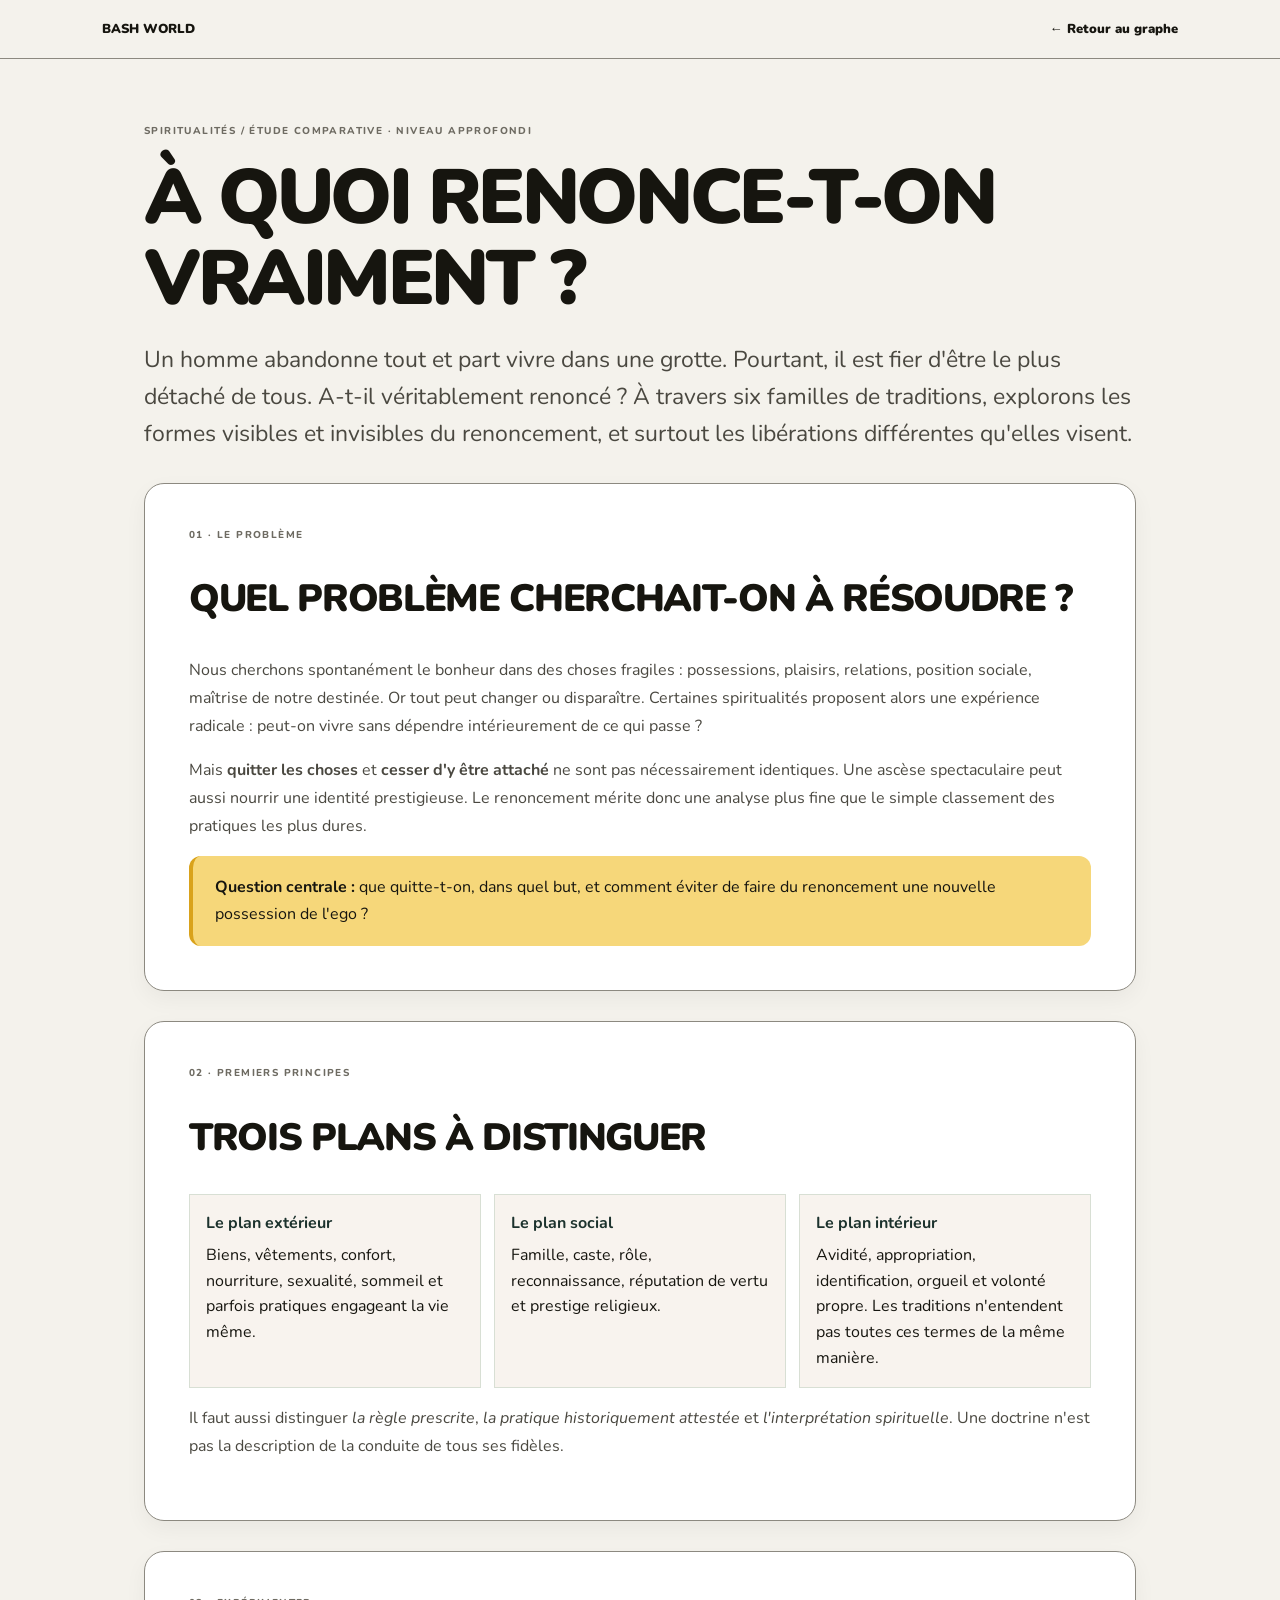
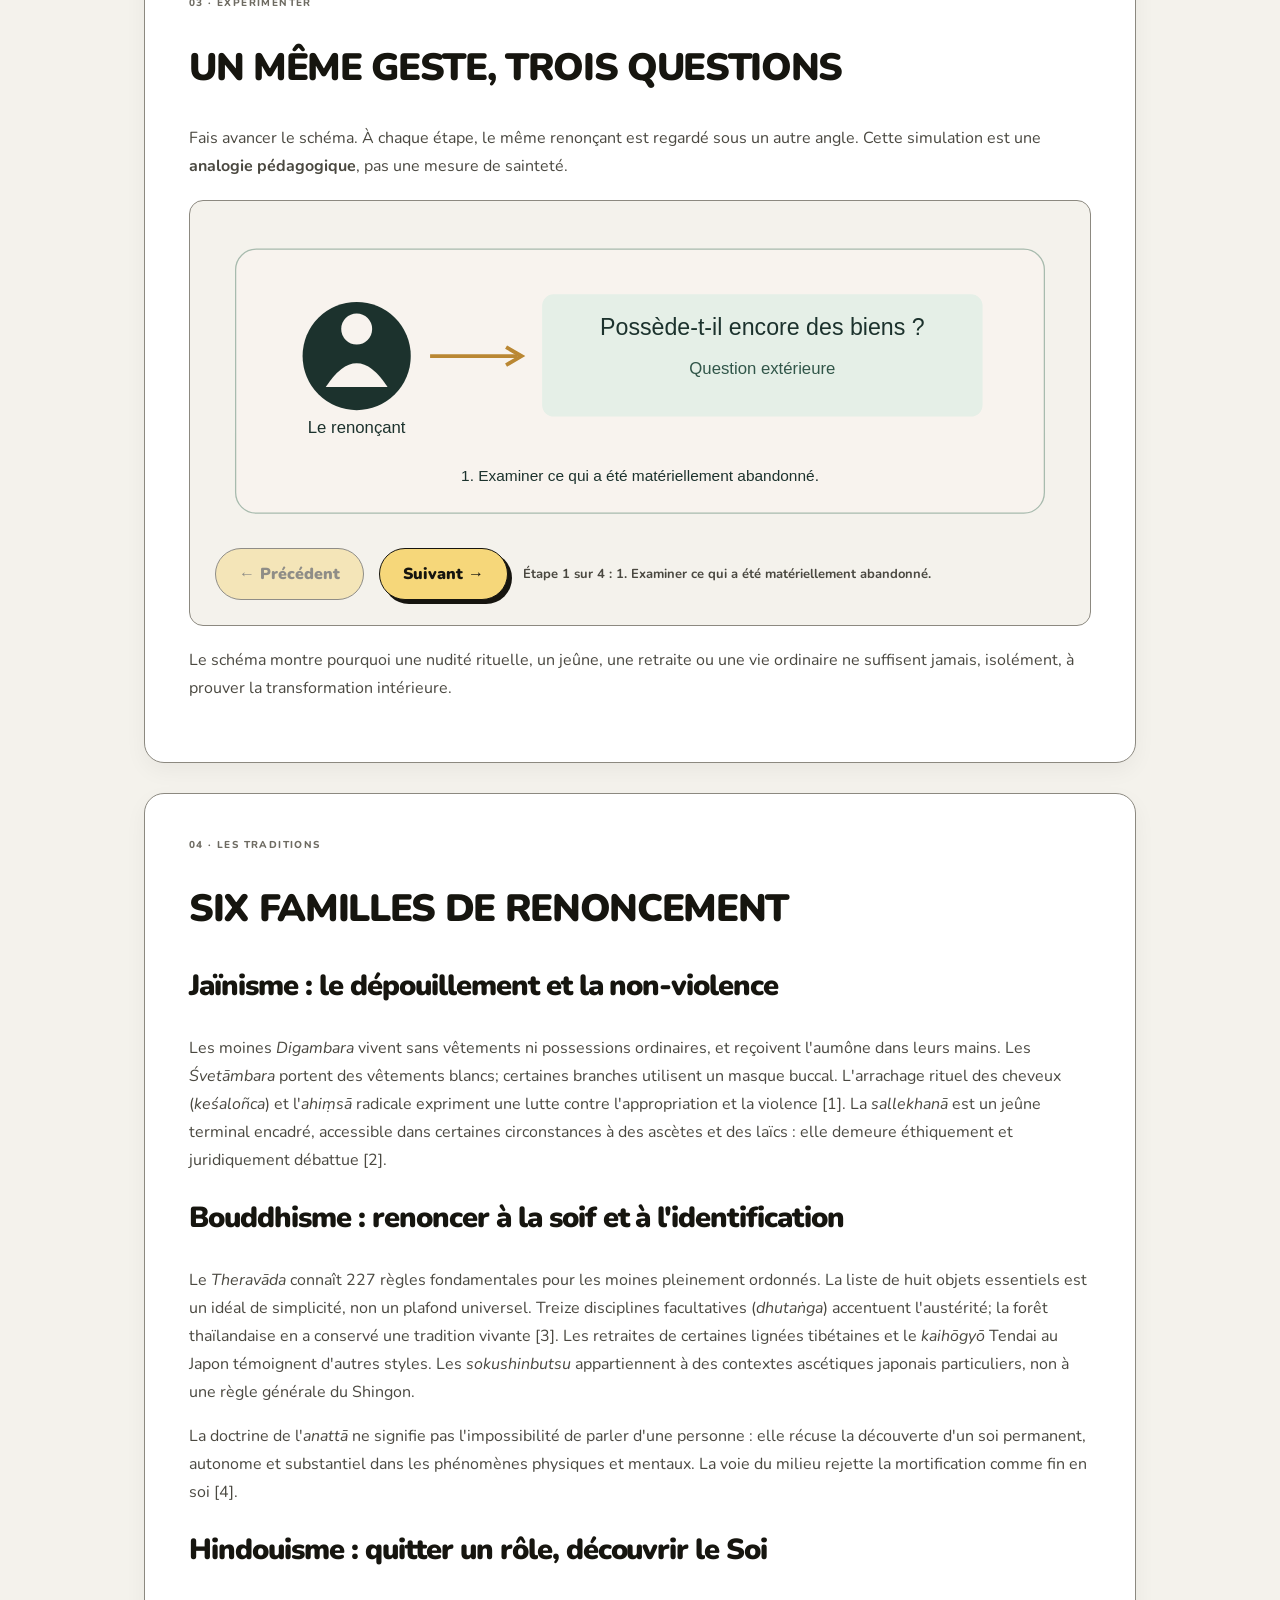
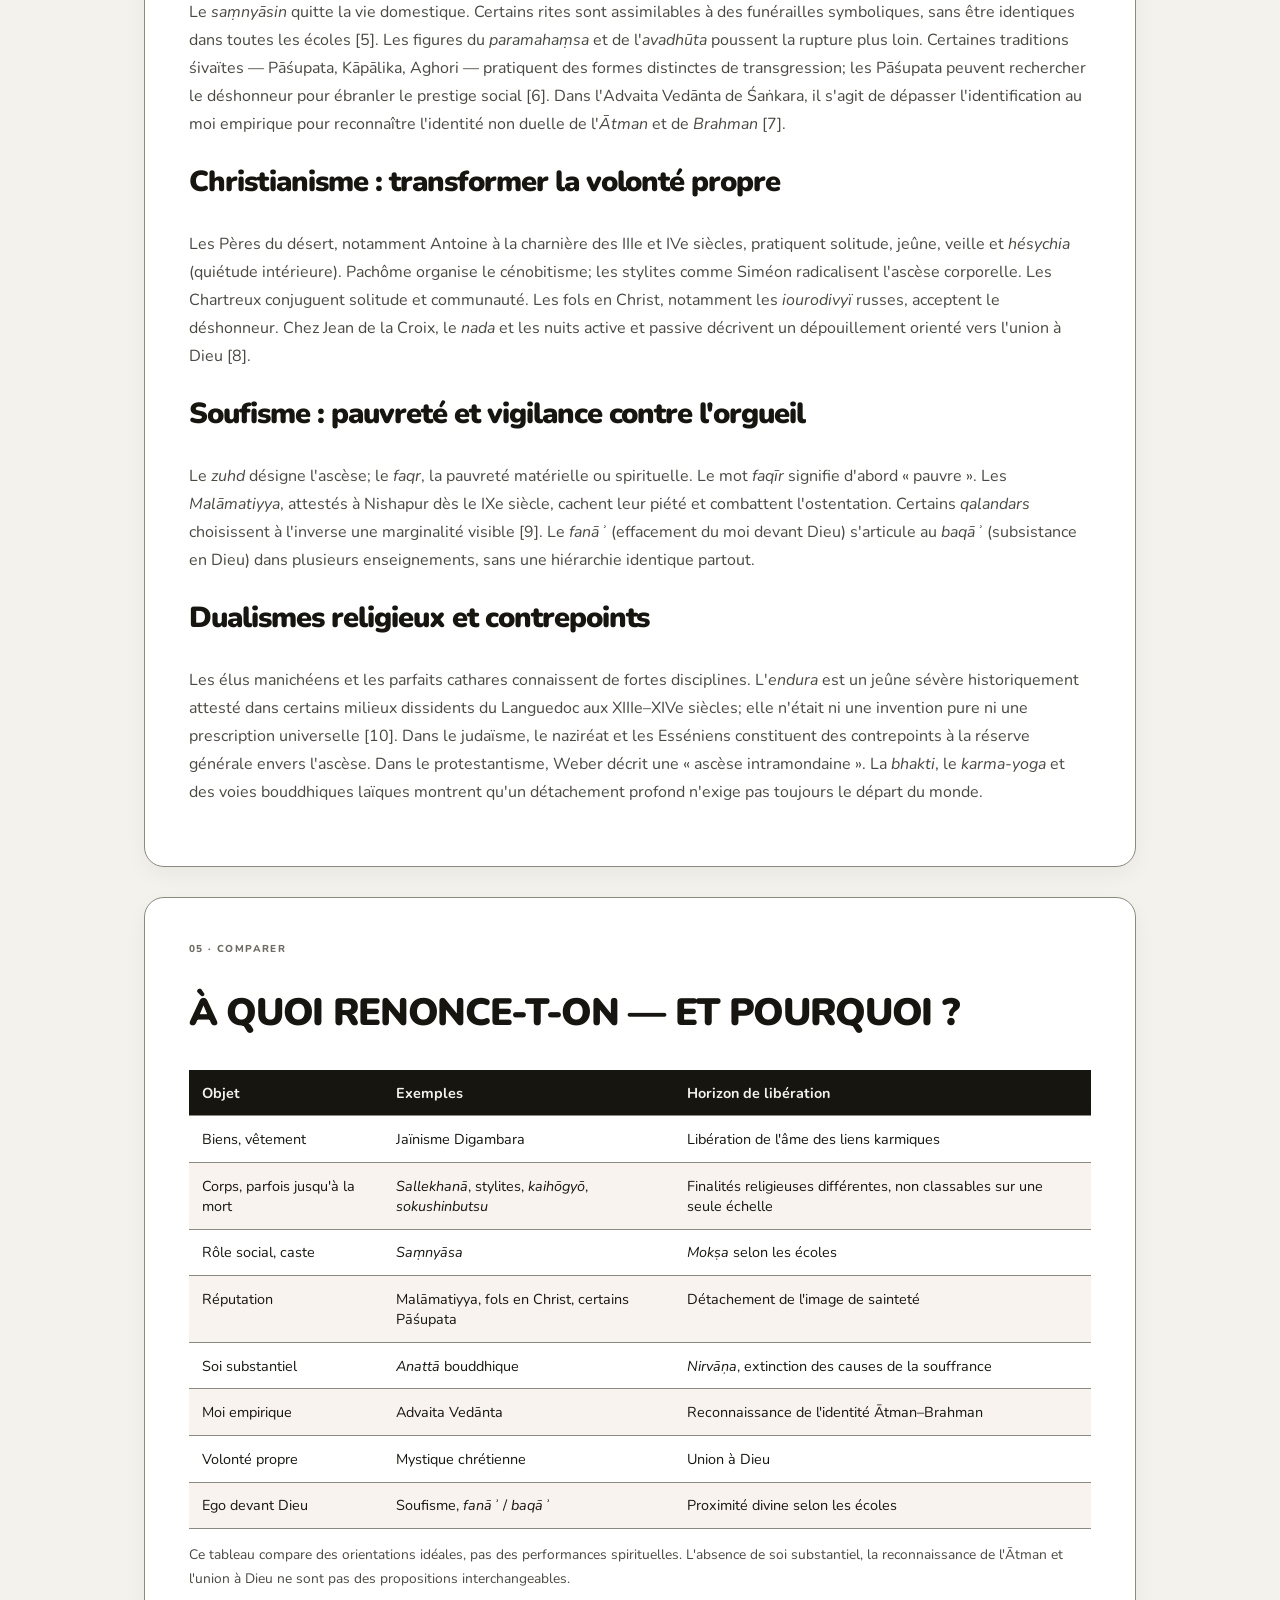
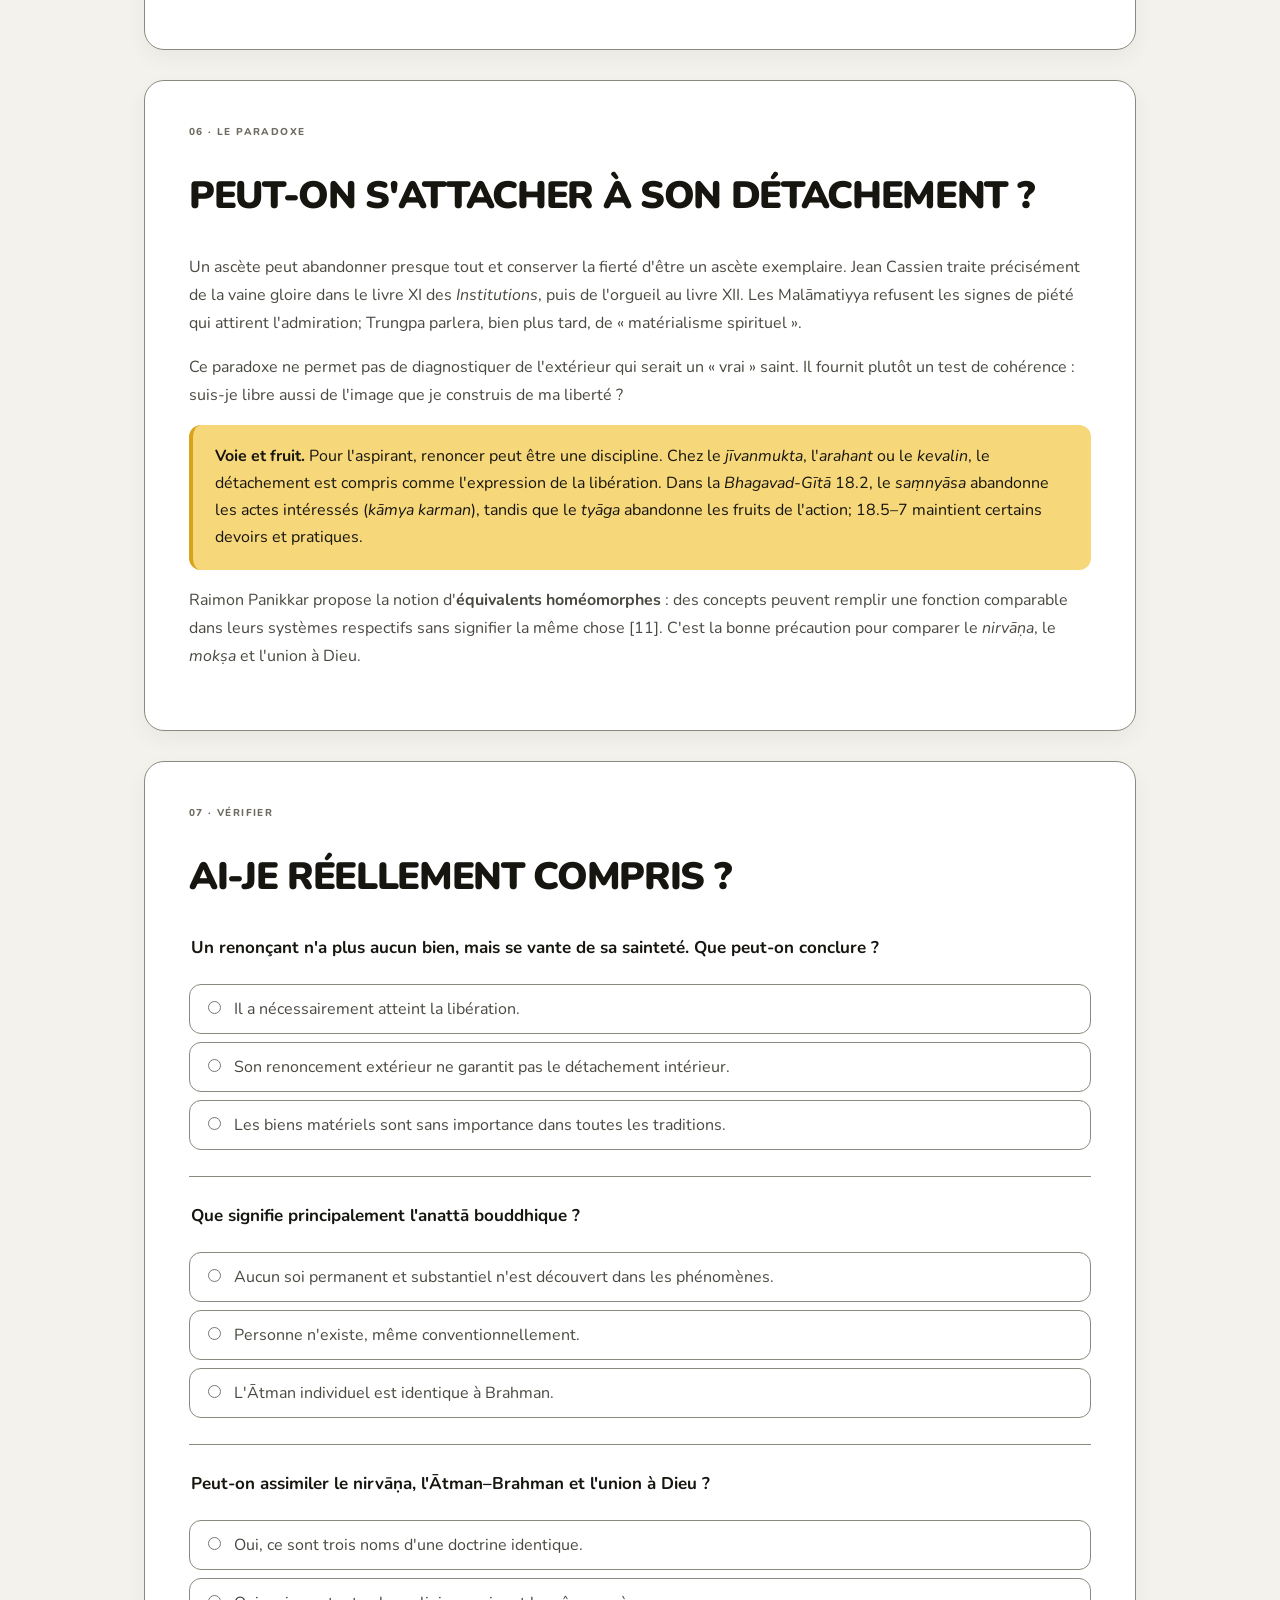
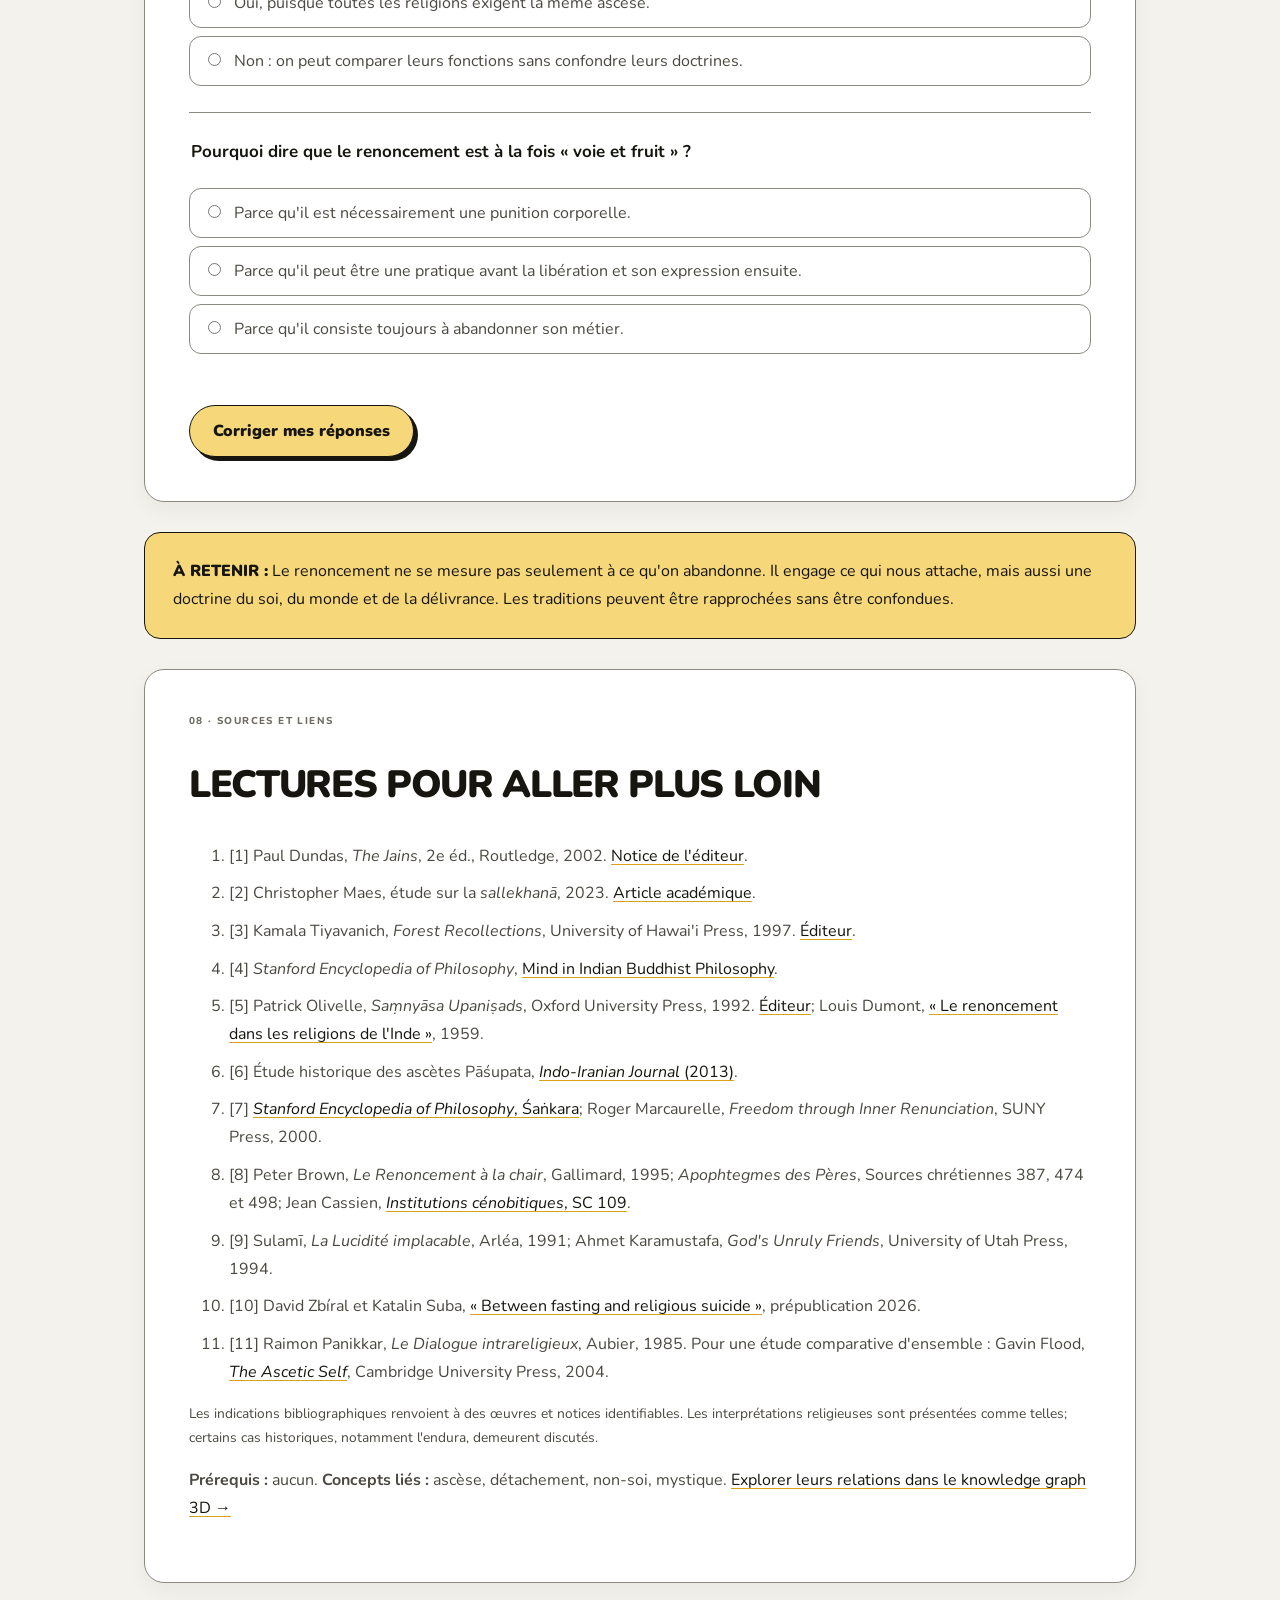
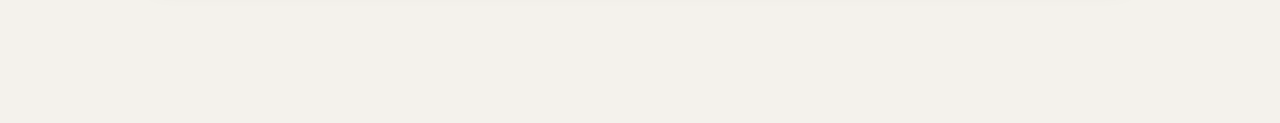
<file: spiritualites/renoncement/renoncement-radical/index.html>
<!doctype html>
<html lang="fr">
<head>
  <meta charset="utf-8">
  <meta name="viewport" content="width=device-width, initial-scale=1">
  <meta name="description" content="Les spiritualités du renoncement radical : une comparaison documentée du jaïnisme, du bouddhisme, de l'hindouisme, du christianisme et du soufisme.">
  <title>Les spiritualités du renoncement radical — Bash World</title>
  <link rel="stylesheet" href="../../../moteur/styles.css">
  <style>
    .comparison{width:100%;border-collapse:collapse;font-size:.9rem}.comparison th,.comparison td{padding:.8rem;border-bottom:1px solid #d8dfd4;text-align:left;vertical-align:top}.comparison th{background:#1c322d;color:#f8f3ee}.comparison tr:nth-child(even){background:#f8f3ee}
    .scroll-table{overflow-x:auto}.reading-list li{margin:.6rem 0;overflow-wrap:anywhere}.callout{border-left:4px solid #ebb552;background:#f8f3ee;padding:1rem 1.3rem;line-height:1.7}.article-main h3{font-size:1.13rem;margin-top:1.5rem}.sources a{text-decoration:underline;text-underline-offset:3px}.source-note{font-size:.86rem;color:#536a5d}.sim-stage{overflow:hidden}.sim-stage svg text{font-family:'DM Sans',Arial,sans-serif}.card-branches{display:grid;grid-template-columns:repeat(3,1fr);gap:.8rem}.card-branches article{border:1px solid #d8dfd4;padding:1rem;background:#f8f3ee;line-height:1.6}.card-branches strong{display:block;margin-bottom:.4rem;color:#1c322d}@media(max-width:650px){.card-branches{grid-template-columns:1fr}.comparison{min-width:610px}}
  </style>
<link rel="stylesheet" href="../../../moteur/encre-sur-papier.css"></head>
<body class="article-body">
  <a class="skip" href="#contenu">Aller au contenu</a>
  <nav class="article-nav" aria-label="Navigation"><a href="../../../">BASH WORLD</a><a href="../../../#explorer">← Retour au graphe</a></nav>
  <main class="article-main" id="contenu">
    <div class="eyebrow">SPIRITUALITÉS / ÉTUDE COMPARATIVE · NIVEAU APPROFONDI</div>
    <h1>À quoi renonce-t-on vraiment ?</h1>
    <p class="article-intro">Un homme abandonne tout et part vivre dans une grotte. Pourtant, il est fier d'être le plus détaché de tous. A-t-il véritablement renoncé ? À travers six familles de traditions, explorons les formes visibles et invisibles du renoncement, et surtout les libérations différentes qu'elles visent.</p>

    <section class="lesson-card" aria-labelledby="probleme">
      <div class="eyebrow">01 · LE PROBLÈME</div><h2 id="probleme">Quel problème cherchait-on à résoudre ?</h2>
      <p>Nous cherchons spontanément le bonheur dans des choses fragiles : possessions, plaisirs, relations, position sociale, maîtrise de notre destinée. Or tout peut changer ou disparaître. Certaines spiritualités proposent alors une expérience radicale : peut-on vivre sans dépendre intérieurement de ce qui passe ?</p>
      <p>Mais <strong>quitter les choses</strong> et <strong>cesser d'y être attaché</strong> ne sont pas nécessairement identiques. Une ascèse spectaculaire peut aussi nourrir une identité prestigieuse. Le renoncement mérite donc une analyse plus fine que le simple classement des pratiques les plus dures.</p>
      <div class="callout"><strong>Question centrale :</strong> que quitte-t-on, dans quel but, et comment éviter de faire du renoncement une nouvelle possession de l'ego ?</div>
    </section>

    <section class="lesson-card" aria-labelledby="principes">
      <div class="eyebrow">02 · PREMIERS PRINCIPES</div><h2 id="principes">Trois plans à distinguer</h2>
      <div class="card-branches">
        <article><strong>Le plan extérieur</strong> Biens, vêtements, confort, nourriture, sexualité, sommeil et parfois pratiques engageant la vie même.</article>
        <article><strong>Le plan social</strong> Famille, caste, rôle, reconnaissance, réputation de vertu et prestige religieux.</article>
        <article><strong>Le plan intérieur</strong> Avidité, appropriation, identification, orgueil et volonté propre. Les traditions n'entendent pas toutes ces termes de la même manière.</article>
      </div>
      <p>Il faut aussi distinguer <em>la règle prescrite</em>, <em>la pratique historiquement attestée</em> et <em>l'interprétation spirituelle</em>. Une doctrine n'est pas la description de la conduite de tous ses fidèles.</p>
    </section>

    <section class="lesson-card" aria-labelledby="simuler">
      <div class="eyebrow">03 · EXPÉRIMENTER</div><h2 id="simuler">Un même geste, trois questions</h2>
      <p>Fais avancer le schéma. À chaque étape, le même renonçant est regardé sous un autre angle. Cette simulation est une <strong>analogie pédagogique</strong>, pas une mesure de sainteté.</p>
      <div class="sim-stage" data-stepper>
        <svg viewBox="0 0 660 245" role="img" aria-label="Schéma en quatre étapes : possessions, réputation, motivation et finalités spirituelles">
          <rect x="16" y="18" width="628" height="205" rx="16" fill="#f8f3ee" stroke="#a8bbae"/>
          <circle cx="110" cy="101" r="42" fill="#1c322d"/><circle cx="110" cy="80" r="12" fill="#f8f3ee"/><path d="M86 125 Q110 88 134 125" fill="#f8f3ee"/>
          <text x="110" y="161" font-size="13" text-anchor="middle" fill="#1c322d">Le renonçant</text>
          <path d="M167 101 H235" stroke="#ba8733" stroke-width="3"/><path d="M226 94 L238 101 L226 108" fill="none" stroke="#ba8733" stroke-width="3"/>
          <g data-step-panel data-step-min="0" data-step-max="0"><rect x="254" y="53" width="342" height="95" rx="9" fill="#e5efe7"/><text x="425" y="85" text-anchor="middle" font-size="18" fill="#1c322d">Possède-t-il encore des biens ?</text><text x="425" y="115" text-anchor="middle" font-size="13" fill="#315649">Question extérieure</text></g>
          <g data-step-panel data-step-min="1" data-step-max="1"><rect x="254" y="53" width="342" height="95" rx="9" fill="#f1cdbe"/><text x="425" y="85" text-anchor="middle" font-size="18" fill="#1c322d">Désire-t-il les honneurs ?</text><text x="425" y="115" text-anchor="middle" font-size="13" fill="#315649">Question sociale</text></g>
          <g data-step-panel data-step-min="2" data-step-max="2"><rect x="254" y="53" width="342" height="95" rx="9" fill="#f3e4c5"/><text x="425" y="85" text-anchor="middle" font-size="18" fill="#1c322d">S'attache-t-il à sa sainteté ?</text><text x="425" y="115" text-anchor="middle" font-size="13" fill="#315649">Question intérieure</text></g>
          <g data-step-panel data-step-min="3" data-step-max="3"><rect x="254" y="53" width="342" height="95" rx="9" fill="#dcebdc"/><text x="425" y="85" text-anchor="middle" font-size="18" fill="#1c322d">Quelle libération recherche-t-il ?</text><text x="425" y="115" text-anchor="middle" font-size="13" fill="#315649">Question doctrinale</text></g>
          <text x="330" y="198" data-step-caption text-anchor="middle" font-size="12" fill="#1c322d">1. Examiner ce qui a été matériellement abandonné.</text>
        </svg>
        <ol class="sr-only" data-step-captions><li>1. Examiner ce qui a été matériellement abandonné.</li><li>2. Examiner le rapport à l'honneur et à la réputation.</li><li>3. Examiner l'attachement à son image de renonçant.</li><li>4. Ne pas confondre les finalités des traditions.</li></ol>
        <div class="sim-controls"><button type="button" data-step-back>← Précédent</button><button type="button" data-step-next>Suivant →</button><span data-step-status class="sim-status" aria-live="polite">Étape 1 sur 4</span></div>
      </div>
      <p>Le schéma montre pourquoi une nudité rituelle, un jeûne, une retraite ou une vie ordinaire ne suffisent jamais, isolément, à prouver la transformation intérieure.</p>
    </section>

    <section class="lesson-card" aria-labelledby="panorama">
      <div class="eyebrow">04 · LES TRADITIONS</div><h2 id="panorama">Six familles de renoncement</h2>
      <h3>Jaïnisme : le dépouillement et la non-violence</h3>
      <p>Les moines <em>Digambara</em> vivent sans vêtements ni possessions ordinaires, et reçoivent l'aumône dans leurs mains. Les <em>Śvetāmbara</em> portent des vêtements blancs; certaines branches utilisent un masque buccal. L'arrachage rituel des cheveux (<em>keśaloñca</em>) et l'<em>ahiṃsā</em> radicale expriment une lutte contre l'appropriation et la violence [1]. La <em>sallekhanā</em> est un jeûne terminal encadré, accessible dans certaines circonstances à des ascètes et des laïcs : elle demeure éthiquement et juridiquement débattue [2].</p>
      <h3>Bouddhisme : renoncer à la soif et à l'identification</h3>
      <p>Le <em>Theravāda</em> connaît 227 règles fondamentales pour les moines pleinement ordonnés. La liste de huit objets essentiels est un idéal de simplicité, non un plafond universel. Treize disciplines facultatives (<em>dhutaṅga</em>) accentuent l'austérité; la forêt thaïlandaise en a conservé une tradition vivante [3]. Les retraites de certaines lignées tibétaines et le <em>kaihōgyō</em> Tendai au Japon témoignent d'autres styles. Les <em>sokushinbutsu</em> appartiennent à des contextes ascétiques japonais particuliers, non à une règle générale du Shingon.</p>
      <p>La doctrine de l'<em>anattā</em> ne signifie pas l'impossibilité de parler d'une personne : elle récuse la découverte d'un soi permanent, autonome et substantiel dans les phénomènes physiques et mentaux. La voie du milieu rejette la mortification comme fin en soi [4].</p>
      <h3>Hindouisme : quitter un rôle, découvrir le Soi</h3>
      <p>Le <em>saṃnyāsin</em> quitte la vie domestique. Certains rites sont assimilables à des funérailles symboliques, sans être identiques dans toutes les écoles [5]. Les figures du <em>paramahaṃsa</em> et de l'<em>avadhūta</em> poussent la rupture plus loin. Certaines traditions śivaïtes — Pāśupata, Kāpālika, Aghori — pratiquent des formes distinctes de transgression; les Pāśupata peuvent rechercher le déshonneur pour ébranler le prestige social [6]. Dans l'Advaita Vedānta de Śaṅkara, il s'agit de dépasser l'identification au moi empirique pour reconnaître l'identité non duelle de l'<em>Ātman</em> et de <em>Brahman</em> [7].</p>
      <h3>Christianisme : transformer la volonté propre</h3>
      <p>Les Pères du désert, notamment Antoine à la charnière des IIIe et IVe siècles, pratiquent solitude, jeûne, veille et <em>hésychia</em> (quiétude intérieure). Pachôme organise le cénobitisme; les stylites comme Siméon radicalisent l'ascèse corporelle. Les Chartreux conjuguent solitude et communauté. Les fols en Christ, notamment les <em>iourodivyï</em> russes, acceptent le déshonneur. Chez Jean de la Croix, le <em>nada</em> et les nuits active et passive décrivent un dépouillement orienté vers l'union à Dieu [8].</p>
      <h3>Soufisme : pauvreté et vigilance contre l'orgueil</h3>
      <p>Le <em>zuhd</em> désigne l'ascèse; le <em>faqr</em>, la pauvreté matérielle ou spirituelle. Le mot <em>faqīr</em> signifie d'abord « pauvre ». Les <em>Malāmatiyya</em>, attestés à Nishapur dès le IXe siècle, cachent leur piété et combattent l'ostentation. Certains <em>qalandars</em> choisissent à l'inverse une marginalité visible [9]. Le <em>fanāʾ</em> (effacement du moi devant Dieu) s'articule au <em>baqāʾ</em> (subsistance en Dieu) dans plusieurs enseignements, sans une hiérarchie identique partout.</p>
      <h3>Dualismes religieux et contrepoints</h3>
      <p>Les élus manichéens et les parfaits cathares connaissent de fortes disciplines. L'<em>endura</em> est un jeûne sévère historiquement attesté dans certains milieux dissidents du Languedoc aux XIIIe–XIVe siècles; elle n'était ni une invention pure ni une prescription universelle [10]. Dans le judaïsme, le naziréat et les Esséniens constituent des contrepoints à la réserve générale envers l'ascèse. Dans le protestantisme, Weber décrit une « ascèse intramondaine ». La <em>bhakti</em>, le <em>karma-yoga</em> et des voies bouddhiques laïques montrent qu'un détachement profond n'exige pas toujours le départ du monde.</p>
    </section>

    <section class="lesson-card" aria-labelledby="comparaison">
      <div class="eyebrow">05 · COMPARER</div><h2 id="comparaison">À quoi renonce-t-on — et pourquoi ?</h2>
      <div class="scroll-table"><table class="comparison"><thead><tr><th>Objet</th><th>Exemples</th><th>Horizon de libération</th></tr></thead><tbody>
        <tr><td>Biens, vêtement</td><td>Jaïnisme Digambara</td><td>Libération de l'âme des liens karmiques</td></tr>
        <tr><td>Corps, parfois jusqu'à la mort</td><td><em>Sallekhanā</em>, stylites, <em>kaihōgyō</em>, <em>sokushinbutsu</em></td><td>Finalités religieuses différentes, non classables sur une seule échelle</td></tr>
        <tr><td>Rôle social, caste</td><td><em>Saṃnyāsa</em></td><td><em>Mokṣa</em> selon les écoles</td></tr>
        <tr><td>Réputation</td><td>Malāmatiyya, fols en Christ, certains Pāśupata</td><td>Détachement de l'image de sainteté</td></tr>
        <tr><td>Soi substantiel</td><td><em>Anattā</em> bouddhique</td><td><em>Nirvāṇa</em>, extinction des causes de la souffrance</td></tr>
        <tr><td>Moi empirique</td><td>Advaita Vedānta</td><td>Reconnaissance de l'identité Ātman–Brahman</td></tr>
        <tr><td>Volonté propre</td><td>Mystique chrétienne</td><td>Union à Dieu</td></tr>
        <tr><td>Ego devant Dieu</td><td>Soufisme, <em>fanāʾ</em> / <em>baqāʾ</em></td><td>Proximité divine selon les écoles</td></tr>
      </tbody></table></div>
      <p class="source-note">Ce tableau compare des orientations idéales, pas des performances spirituelles. L'absence de soi substantiel, la reconnaissance de l'Ātman et l'union à Dieu ne sont pas des propositions interchangeables.</p>
    </section>

    <section class="lesson-card" aria-labelledby="paradoxe">
      <div class="eyebrow">06 · LE PARADOXE</div><h2 id="paradoxe">Peut-on s'attacher à son détachement ?</h2>
      <p>Un ascète peut abandonner presque tout et conserver la fierté d'être un ascète exemplaire. Jean Cassien traite précisément de la vaine gloire dans le livre XI des <em>Institutions</em>, puis de l'orgueil au livre XII. Les Malāmatiyya refusent les signes de piété qui attirent l'admiration; Trungpa parlera, bien plus tard, de « matérialisme spirituel ».</p>
      <p>Ce paradoxe ne permet pas de diagnostiquer de l'extérieur qui serait un « vrai » saint. Il fournit plutôt un test de cohérence : suis-je libre aussi de l'image que je construis de ma liberté ?</p>
      <div class="callout"><strong>Voie et fruit.</strong> Pour l'aspirant, renoncer peut être une discipline. Chez le <em>jīvanmukta</em>, l'<em>arahant</em> ou le <em>kevalin</em>, le détachement est compris comme l'expression de la libération. Dans la <em>Bhagavad-Gītā</em> 18.2, le <em>saṃnyāsa</em> abandonne les actes intéressés (<em>kāmya karman</em>), tandis que le <em>tyāga</em> abandonne les fruits de l'action; 18.5–7 maintient certains devoirs et pratiques.</div>
      <p>Raimon Panikkar propose la notion d'<strong>équivalents homéomorphes</strong> : des concepts peuvent remplir une fonction comparable dans leurs systèmes respectifs sans signifier la même chose [11]. C'est la bonne précaution pour comparer le <em>nirvāṇa</em>, le <em>mokṣa</em> et l'union à Dieu.</p>
    </section>

    <section class="lesson-card quiz" aria-labelledby="quiztitle">
      <div class="eyebrow">07 · VÉRIFIER</div><h2 id="quiztitle">Ai-je réellement compris ?</h2>
      <form data-quiz>
        <fieldset data-answer="b" data-explanation="Les biens sont un plan du renoncement ; l'attachement à la réputation peut persister même sans possessions."><legend>Un renonçant n'a plus aucun bien, mais se vante de sa sainteté. Que peut-on conclure ?</legend><label><input type="radio" name="q1" value="a" required> Il a nécessairement atteint la libération.</label><label><input type="radio" name="q1" value="b"> Son renoncement extérieur ne garantit pas le détachement intérieur.</label><label><input type="radio" name="q1" value="c"> Les biens matériels sont sans importance dans toutes les traditions.</label></fieldset>
        <fieldset data-answer="a" data-explanation="L'anattā remet en cause un soi permanent et indépendant, sans abolir l'usage ordinaire du mot « personne »."><legend>Que signifie principalement l'anattā bouddhique ?</legend><label><input type="radio" name="q2" value="a" required> Aucun soi permanent et substantiel n'est découvert dans les phénomènes.</label><label><input type="radio" name="q2" value="b"> Personne n'existe, même conventionnellement.</label><label><input type="radio" name="q2" value="c"> L'Ātman individuel est identique à Brahman.</label></fieldset>
        <fieldset data-answer="c" data-explanation="Deux termes peuvent jouer des rôles analogues sans renvoyer à la même métaphysique : telle est la prudence comparative."><legend>Peut-on assimiler le nirvāṇa, l'Ātman–Brahman et l'union à Dieu ?</legend><label><input type="radio" name="q3" value="a" required> Oui, ce sont trois noms d'une doctrine identique.</label><label><input type="radio" name="q3" value="b"> Oui, puisque toutes les religions exigent la même ascèse.</label><label><input type="radio" name="q3" value="c"> Non : on peut comparer leurs fonctions sans confondre leurs doctrines.</label></fieldset>
        <fieldset data-answer="b" data-explanation="Le renoncement est une discipline pour l'aspirant et peut être l'expression spontanée de la réalisation chez le libéré."><legend>Pourquoi dire que le renoncement est à la fois « voie et fruit » ?</legend><label><input type="radio" name="q4" value="a" required> Parce qu'il est nécessairement une punition corporelle.</label><label><input type="radio" name="q4" value="b"> Parce qu'il peut être une pratique avant la libération et son expression ensuite.</label><label><input type="radio" name="q4" value="c"> Parce qu'il consiste toujours à abandonner son métier.</label></fieldset>
        <button type="submit">Corriger mes réponses</button><div class="quiz-result" data-quiz-result aria-live="polite" hidden></div>
      </form>
    </section>

    <section class="note"><strong>À retenir :</strong> Le renoncement ne se mesure pas seulement à ce qu'on abandonne. Il engage ce qui nous attache, mais aussi une doctrine du soi, du monde et de la délivrance. Les traditions peuvent être rapprochées sans être confondues.</section>

    <section class="lesson-card sources" aria-labelledby="sources">
      <div class="eyebrow">08 · SOURCES ET LIENS</div><h2 id="sources">Lectures pour aller plus loin</h2>
      <ol class="reading-list">
        <li>[1] Paul Dundas, <em>The Jains</em>, 2e éd., Routledge, 2002. <a href="https://www.routledge.com/The-Jains-2nd-Edition/Dundas/p/book/9780415266055">Notice de l'éditeur</a>.</li>
        <li>[2] Christopher Maes, étude sur la <em>sallekhanā</em>, 2023. <a href="https://journal.equinoxpub.com/ROSA/article/view/27236">Article académique</a>.</li>
        <li>[3] Kamala Tiyavanich, <em>Forest Recollections</em>, University of Hawai'i Press, 1997. <a href="https://uhpress.hawaii.edu/title/forest-recollections-wandering-monks-in-twentieth-century-thailand/">Éditeur</a>.</li>
        <li>[4] <em>Stanford Encyclopedia of Philosophy</em>, <a href="https://plato.stanford.edu/entries/mind-indian-buddhism/">Mind in Indian Buddhist Philosophy</a>.</li>
        <li>[5] Patrick Olivelle, <em>Saṃnyāsa Upaniṣads</em>, Oxford University Press, 1992. <a href="https://academic.oup.com/book/50187">Éditeur</a>; Louis Dumont, <a href="https://www.persee.fr/doc/assr_0003-9659_1959_num_7_1_1695">« Le renoncement dans les religions de l'Inde »</a>, 1959.</li>
        <li>[6] Étude historique des ascètes Pāśupata, <a href="https://doi.org/10.1163/15728536-0000001"><em>Indo-Iranian Journal</em> (2013)</a>.</li>
        <li>[7] <a href="https://plato.stanford.edu/entries/shankara/"><em>Stanford Encyclopedia of Philosophy</em>, Śaṅkara</a>; Roger Marcaurelle, <em>Freedom through Inner Renunciation</em>, SUNY Press, 2000.</li>
        <li>[8] Peter Brown, <em>Le Renoncement à la chair</em>, Gallimard, 1995; <em>Apophtegmes des Pères</em>, Sources chrétiennes 387, 474 et 498; Jean Cassien, <a href="https://sourceschretiennes.org/collection/sc109"><em>Institutions cénobitiques</em>, SC 109</a>.</li>
        <li>[9] Sulamī, <em>La Lucidité implacable</em>, Arléa, 1991; Ahmet Karamustafa, <em>God's Unruly Friends</em>, University of Utah Press, 1994.</li>
        <li>[10] David Zbíral et Katalin Suba, <a href="https://zenodo.org/records/22035966">« Between fasting and religious suicide »</a>, prépublication 2026.</li>
        <li>[11] Raimon Panikkar, <em>Le Dialogue intrareligieux</em>, Aubier, 1985. Pour une étude comparative d'ensemble : Gavin Flood, <a href="https://www.cambridge.org/core/books/ascetic-self/CBEE88BD51509B99E359536B831926B2"><em>The Ascetic Self</em></a>, Cambridge University Press, 2004.</li>
      </ol>
      <p class="source-note">Les indications bibliographiques renvoient à des œuvres et notices identifiables. Les interprétations religieuses sont présentées comme telles; certains cas historiques, notamment l'endura, demeurent discutés.</p>
      <p><strong>Prérequis :</strong> aucun. <strong>Concepts liés :</strong> ascèse, détachement, non-soi, mystique. <a href="../../../#explorer">Explorer leurs relations dans le knowledge graph 3D →</a></p>
    </section>
  </main>
  <script src="../../../moteur/lesson.js" defer></script>
</body>
</html>
</file>
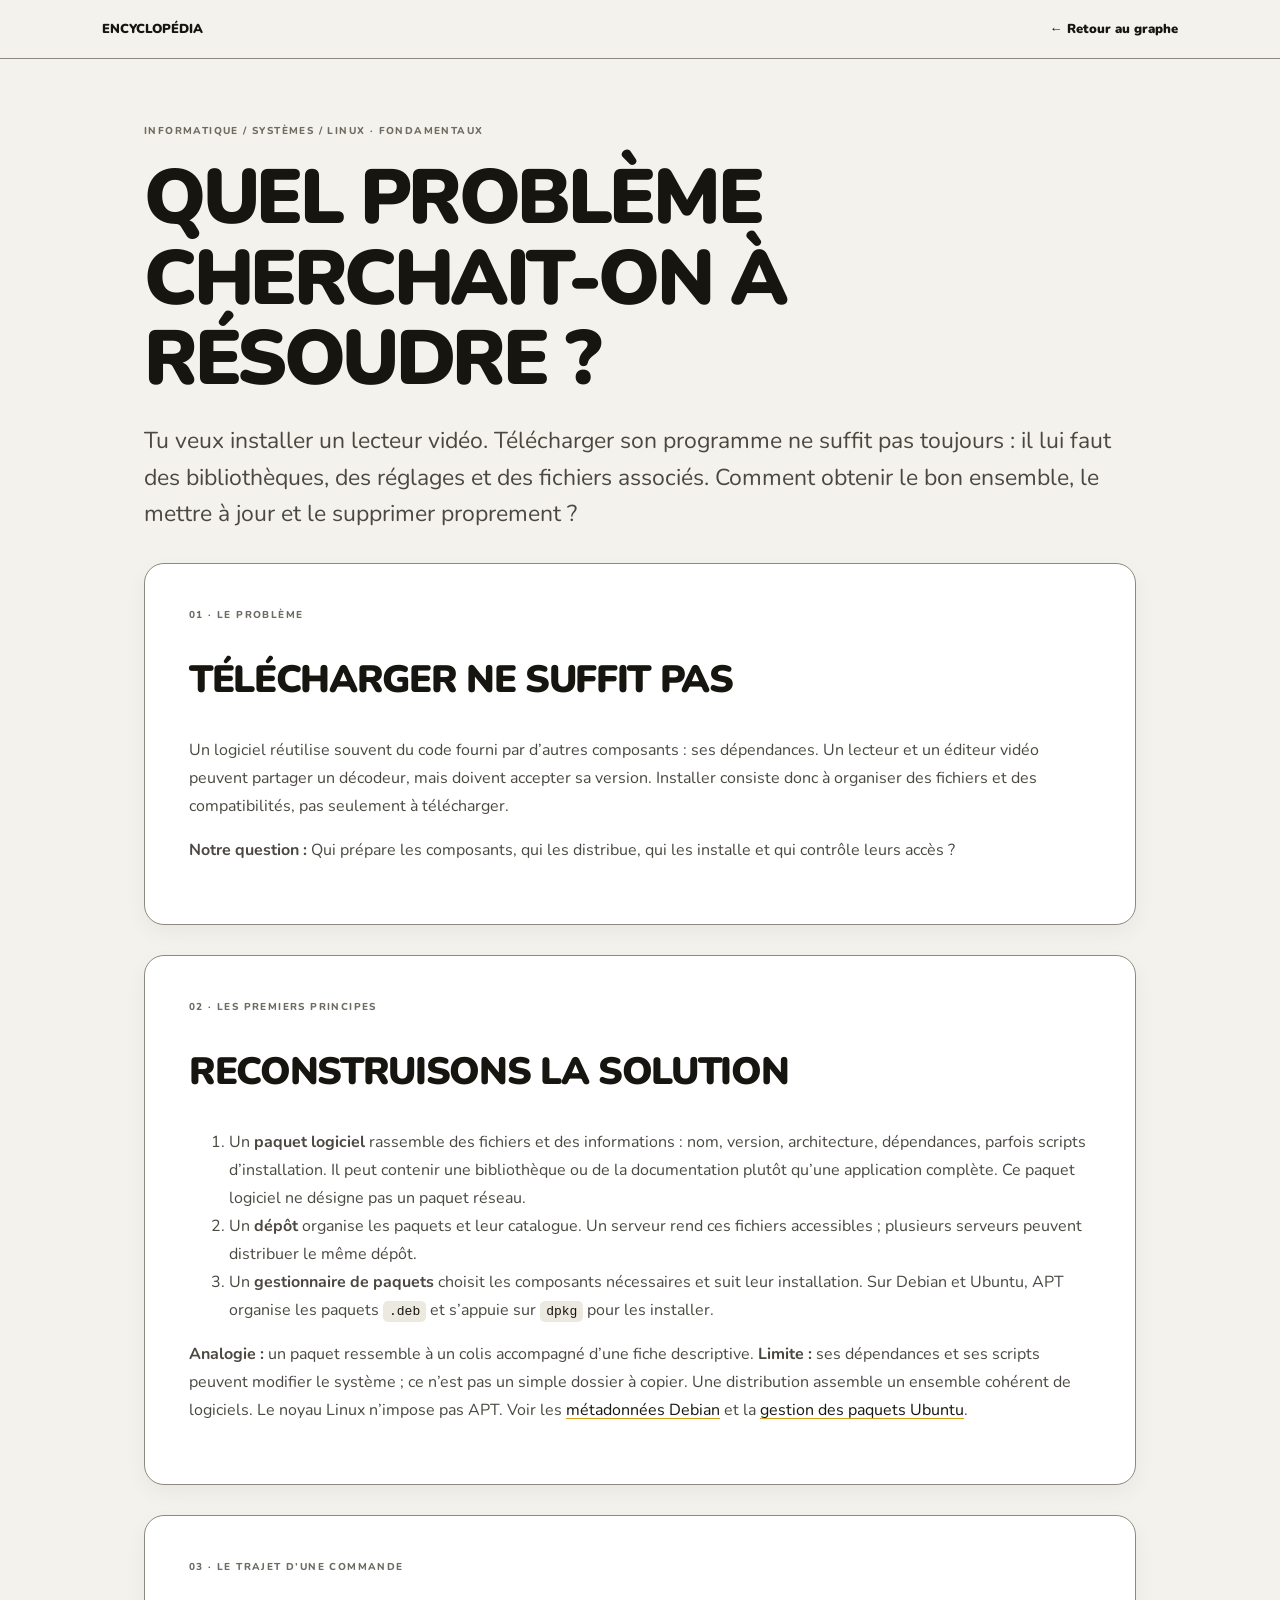
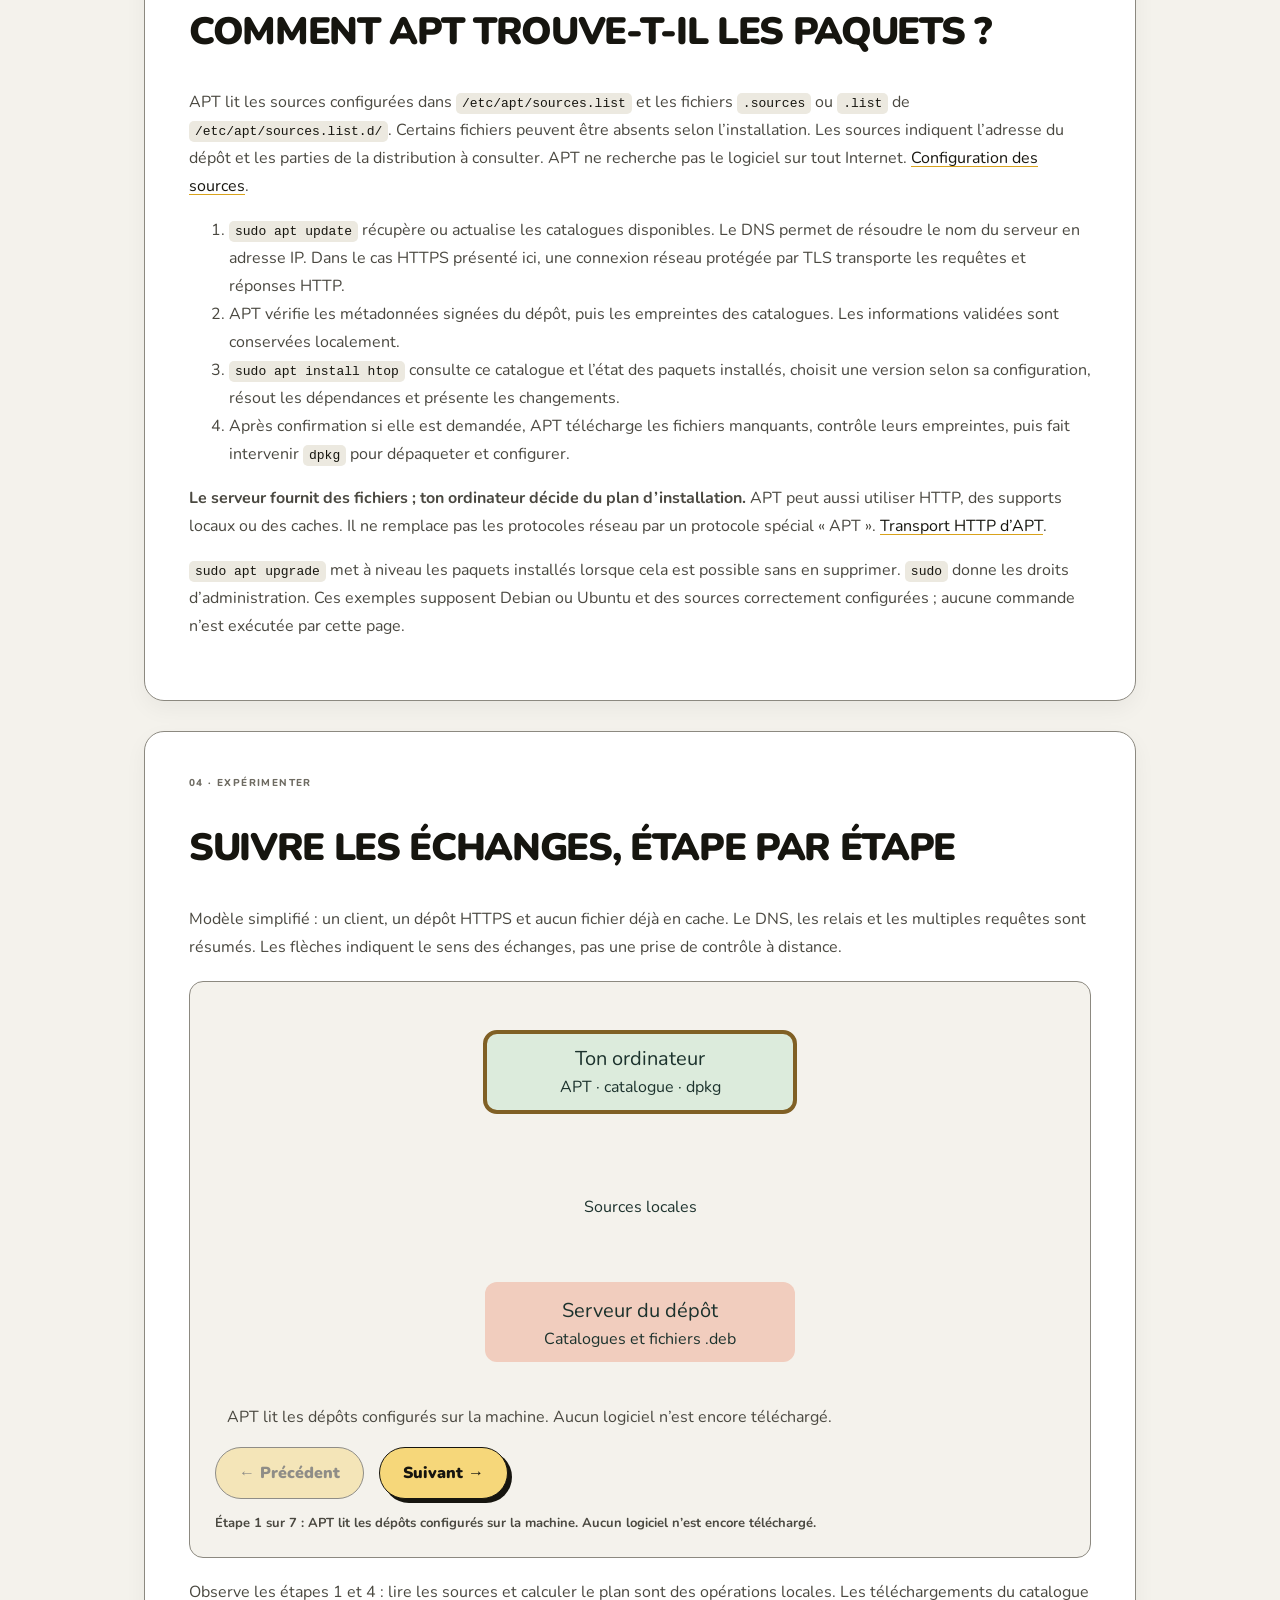
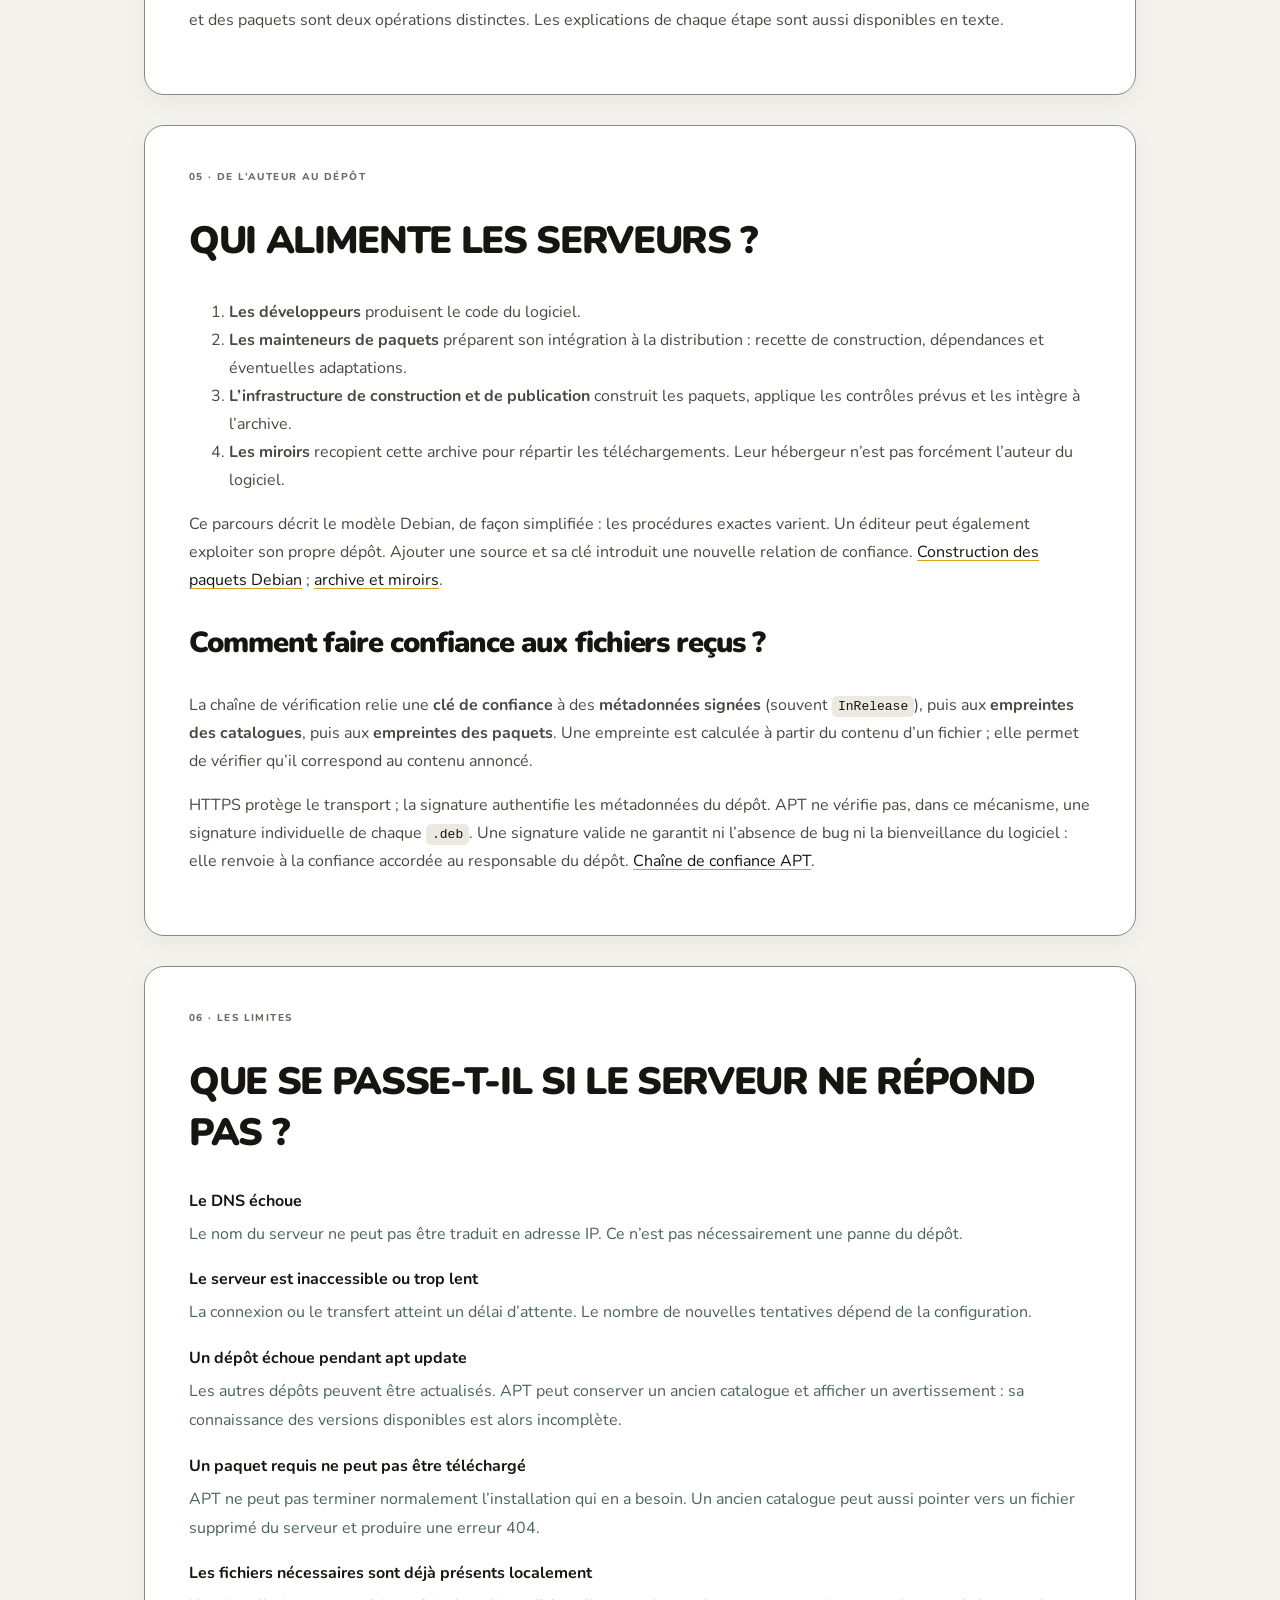
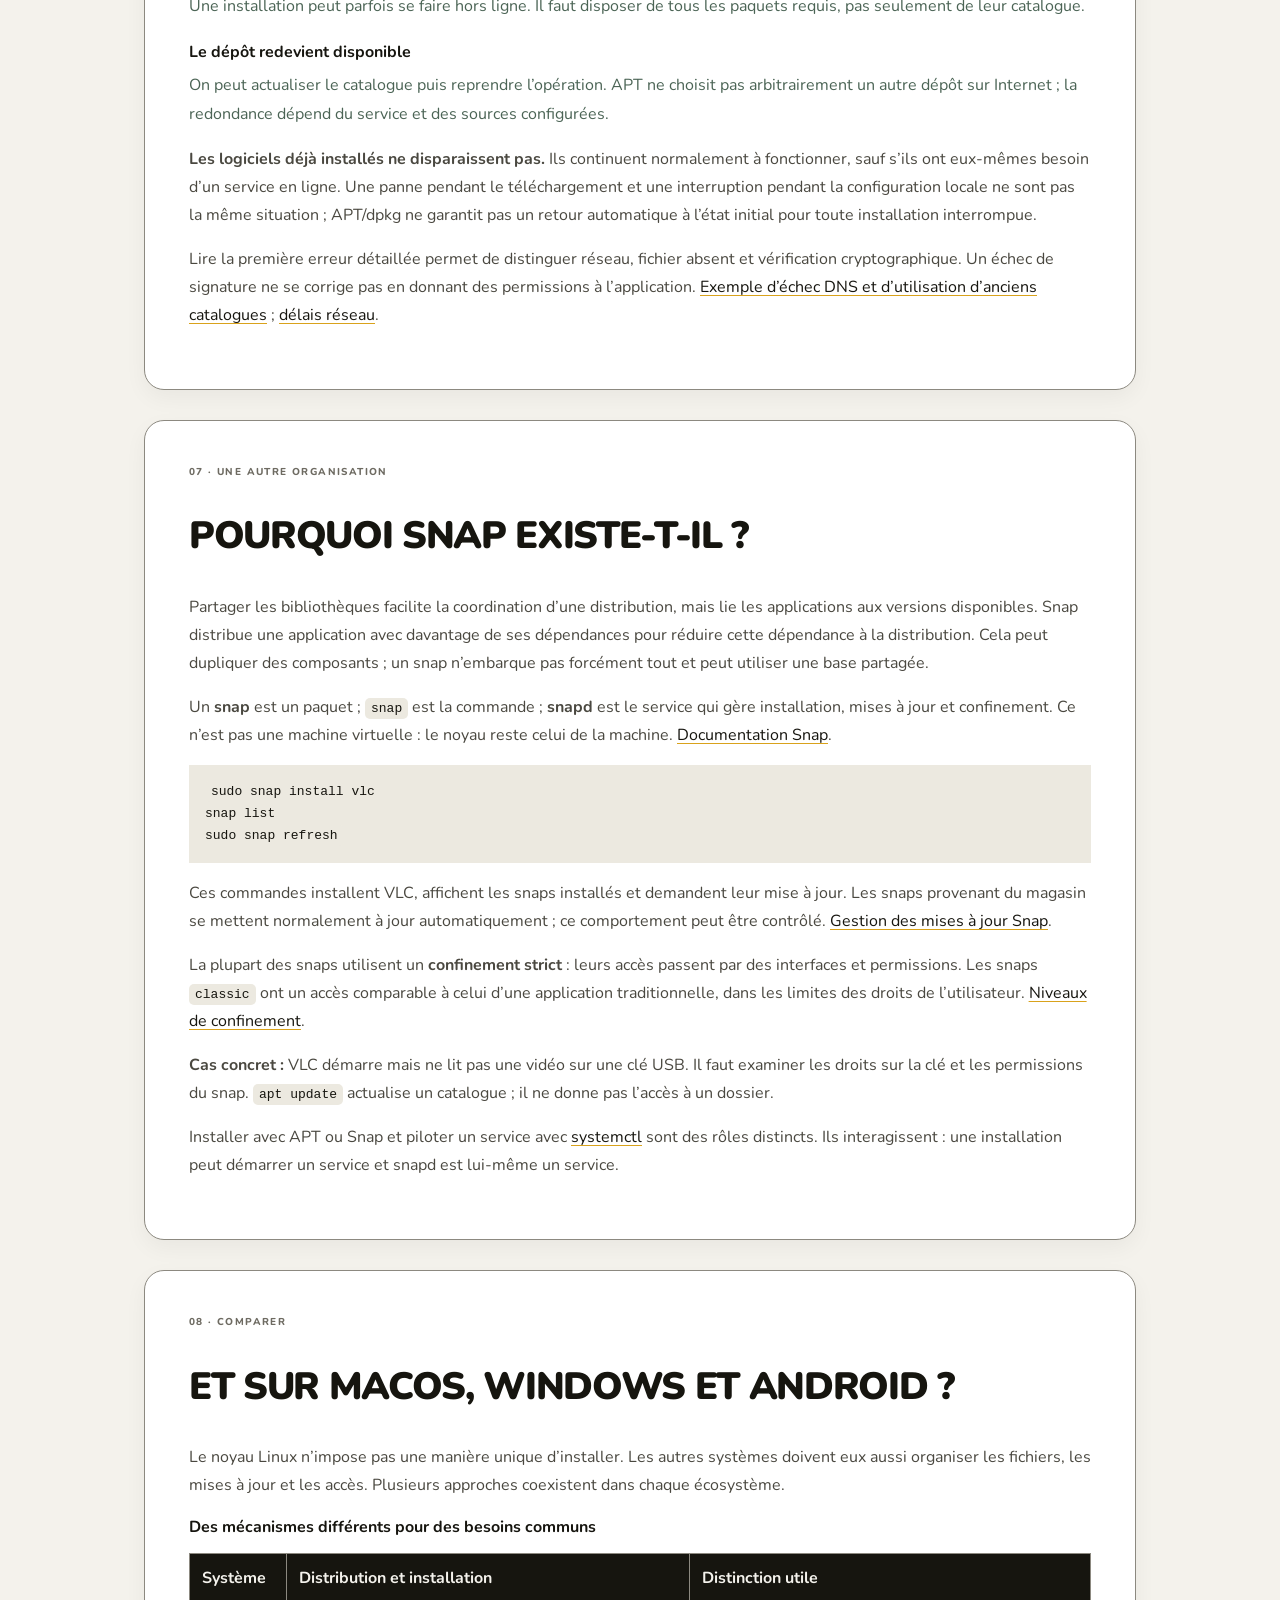
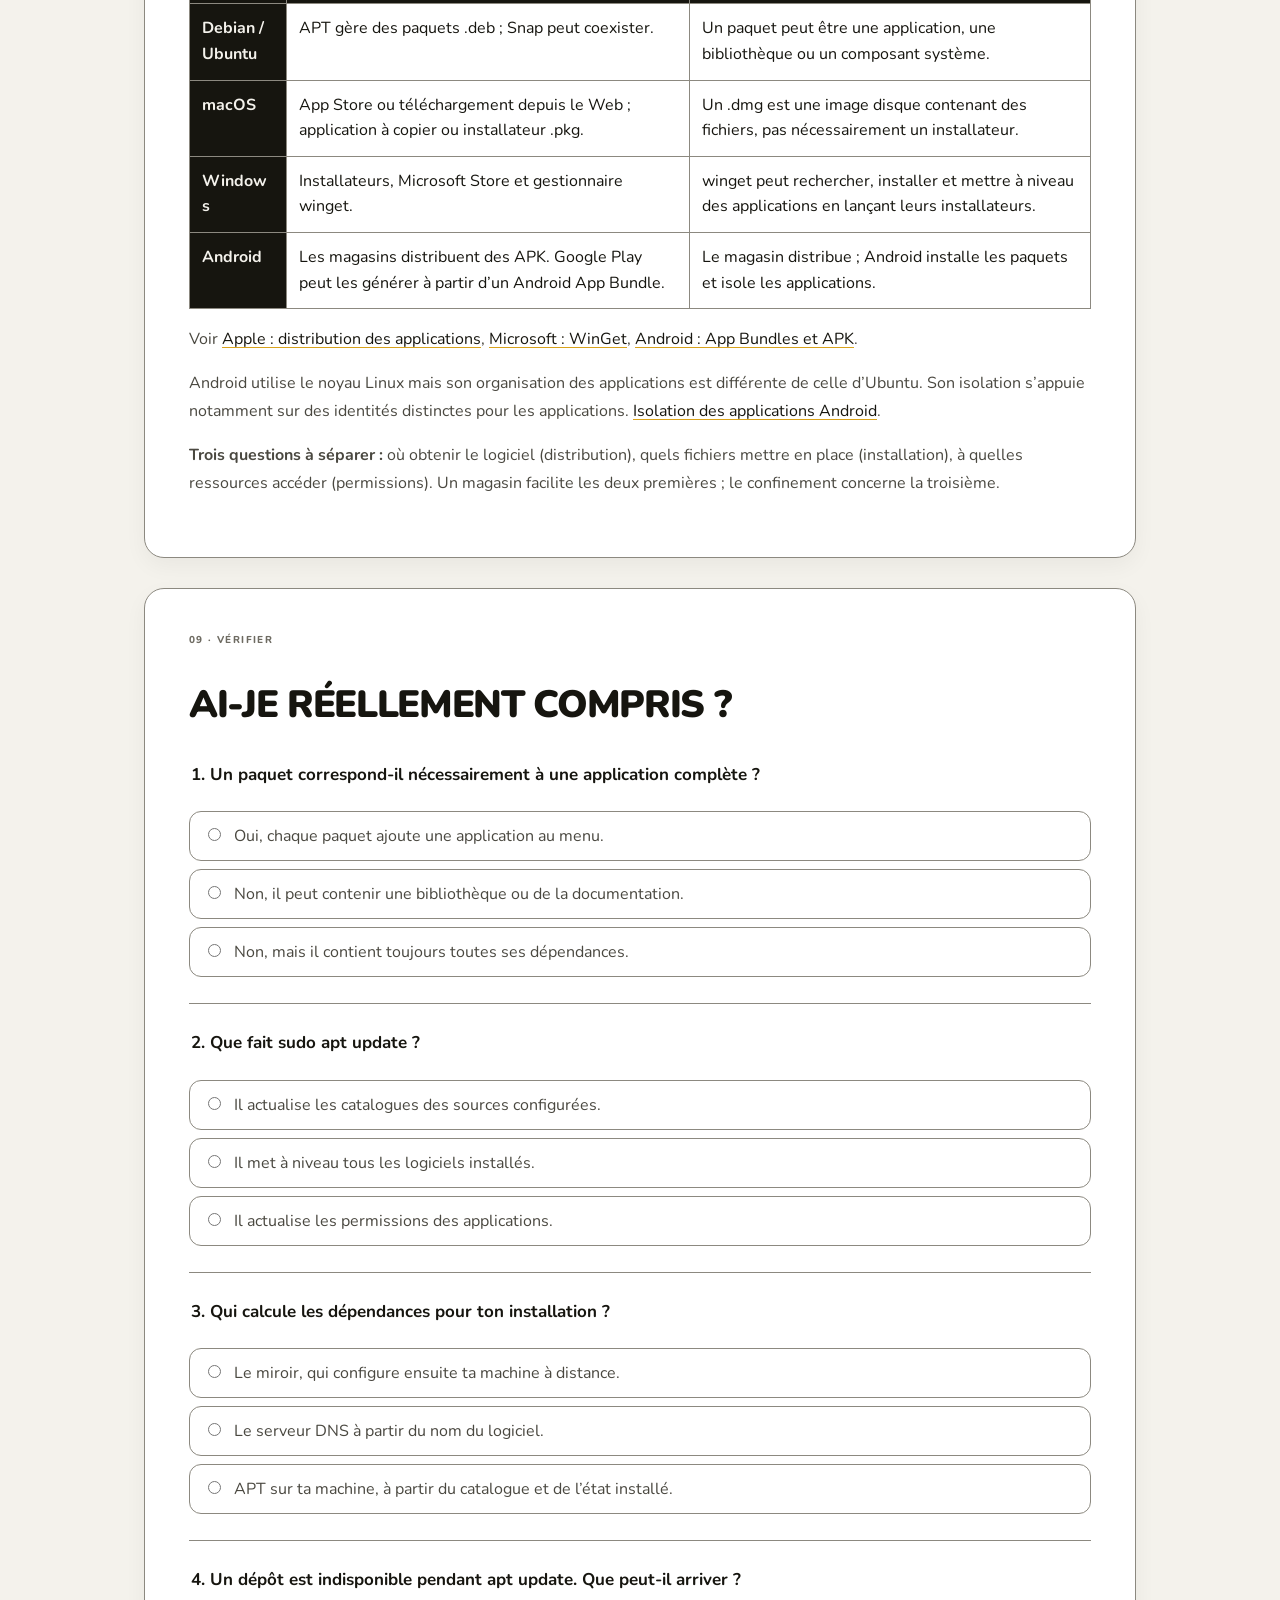
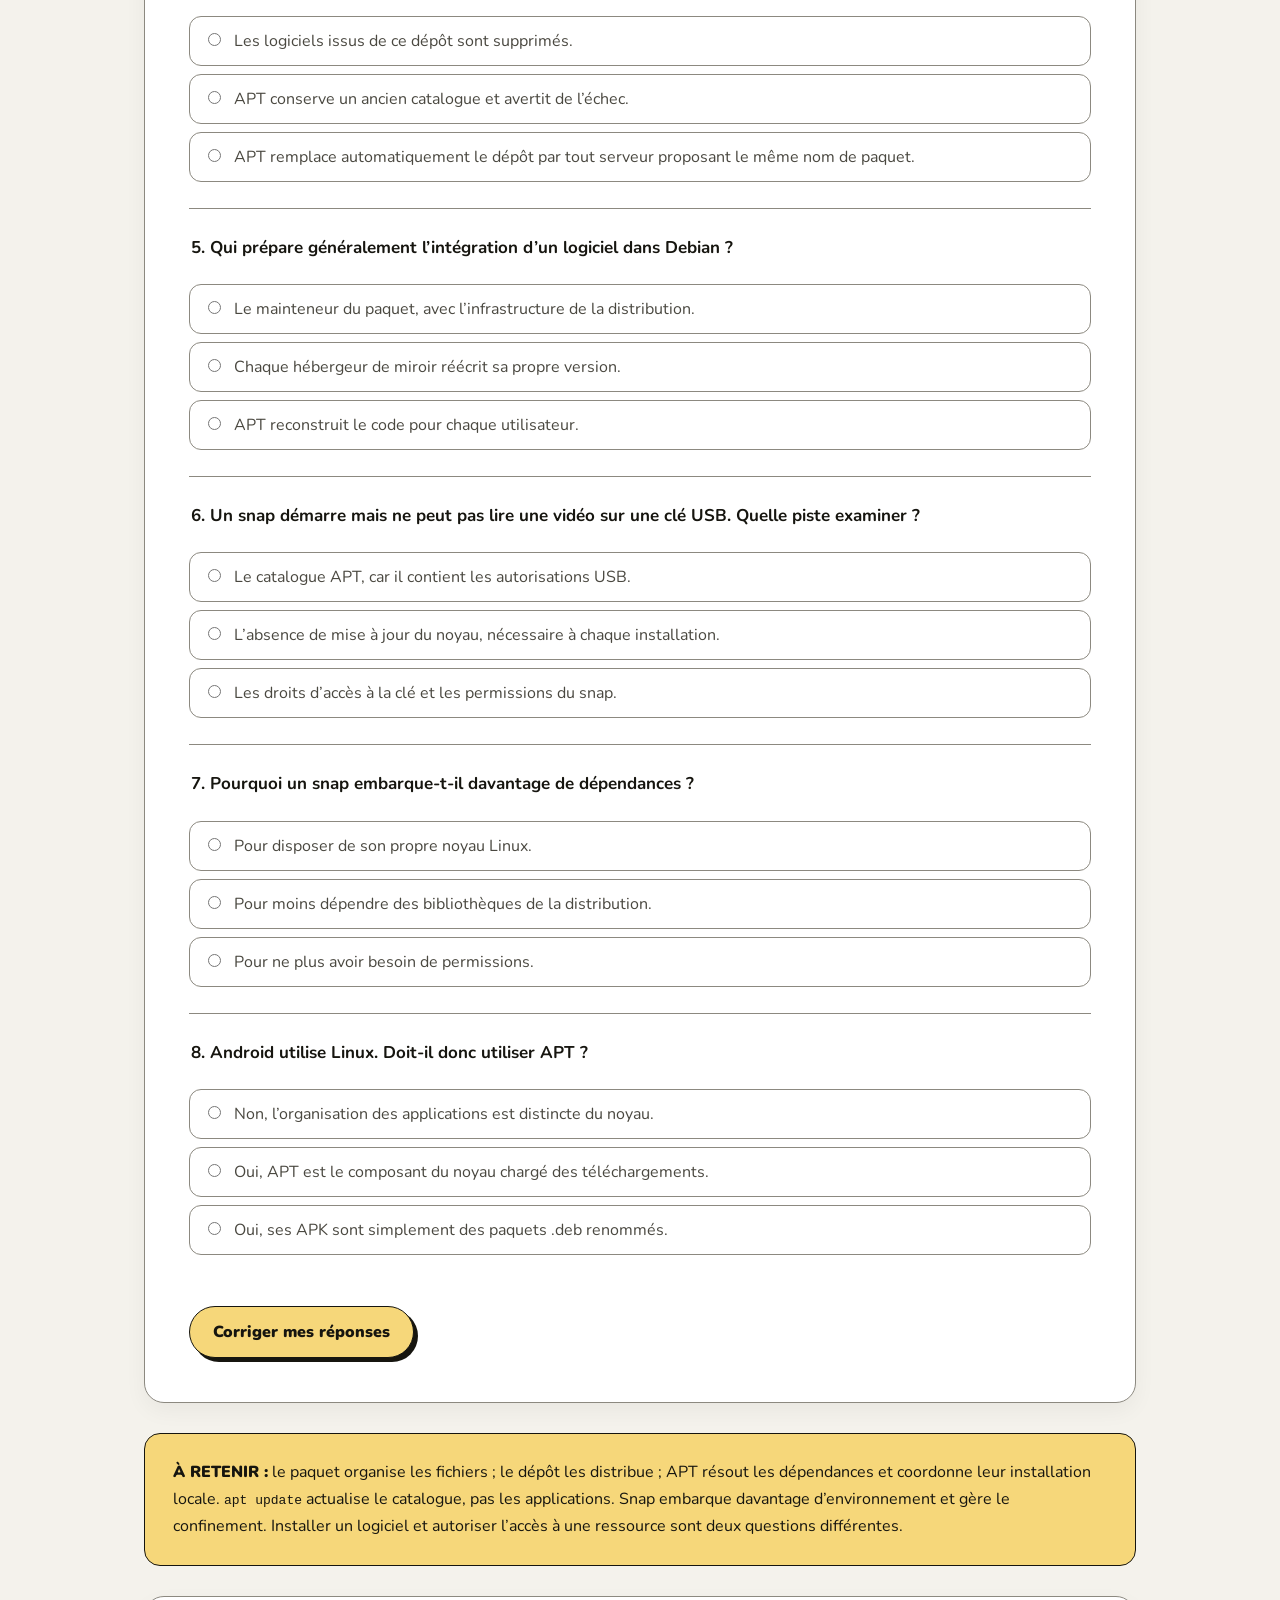
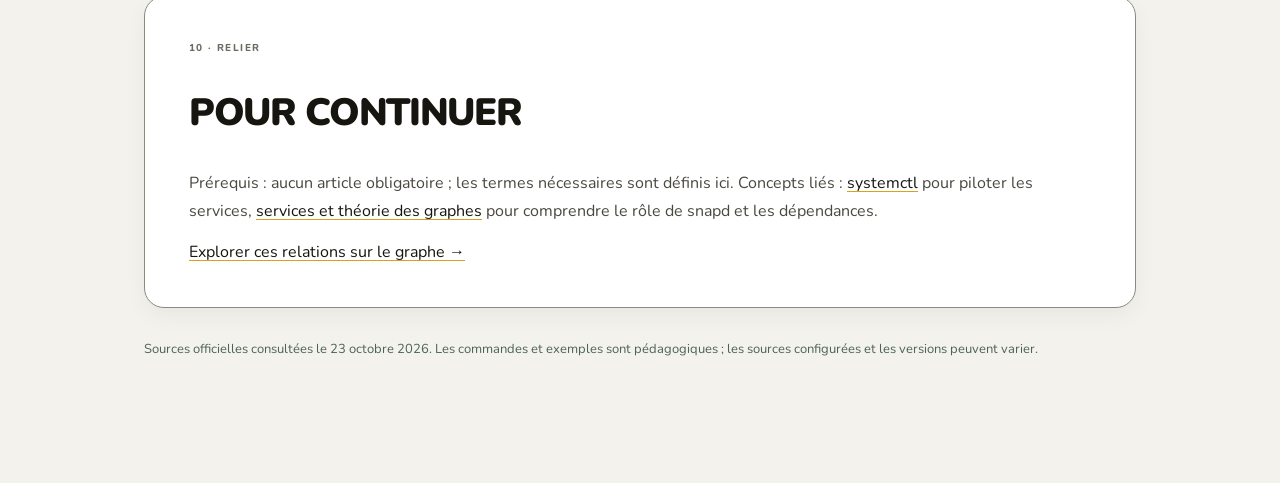
<file: informatique/systemes/linux/apt-snap/index.html>
<!doctype html>
<html lang="fr">
<head>
  <meta charset="utf-8">
  <meta name="viewport" content="width=device-width,initial-scale=1">
  <meta name="description" content="Comprendre les paquets, APT, ses dépôts et ses échanges réseau, Snap et les différences avec macOS, Windows et Android.">
  <title>Paquets, APT et Snap : installer un logiciel — Encyclopédia</title>
  <!-- Adapter les ../../ selon la profondeur du dossier canonique. -->
  <link rel="stylesheet" href="../../../../moteur/styles.css">
  <link rel="stylesheet" href="article.css">
<link rel="stylesheet" href="../../../../moteur/encre-sur-papier.css"></head>
<body class="article-body packages-article">
  <a class="skip" href="#contenu">Aller au contenu</a>
  <nav class="article-nav" aria-label="Navigation">
    <a href="../../../../">ENCYCLOPÉDIA</a>
    <a href="../../../../#explorer">← Retour au graphe</a>
  </nav>
  <main class="article-main" id="contenu">
    <div class="eyebrow">Informatique / Systèmes / Linux · Fondamentaux</div>
    <h1>Quel problème cherchait-on à résoudre ?</h1>
    <p class="article-intro">Tu veux installer un lecteur vidéo. Télécharger son programme ne suffit pas toujours : il lui faut des bibliothèques, des réglages et des fichiers associés. Comment obtenir le bon ensemble, le mettre à jour et le supprimer proprement ?</p>

    <section class="lesson-card">
      <div class="eyebrow">01 · LE PROBLÈME</div>
      <h2>Télécharger ne suffit pas</h2>
      <p>Un logiciel réutilise souvent du code fourni par d’autres composants : ses dépendances. Un lecteur et un éditeur vidéo peuvent partager un décodeur, mais doivent accepter sa version. Installer consiste donc à organiser des fichiers et des compatibilités, pas seulement à télécharger.</p>
      <p><strong>Notre question :</strong> Qui prépare les composants, qui les distribue, qui les installe et qui contrôle leurs accès ?</p>
    </section>

    <section class="lesson-card">
      <div class="eyebrow">02 · LES PREMIERS PRINCIPES</div>
      <h2>Reconstruisons la solution</h2>
      <ol>
        <li>Un <strong>paquet logiciel</strong> rassemble des fichiers et des informations : nom, version, architecture, dépendances, parfois scripts d’installation. Il peut contenir une bibliothèque ou de la documentation plutôt qu’une application complète. Ce paquet logiciel ne désigne pas un paquet réseau.</li>
        <li>Un <strong>dépôt</strong> organise les paquets et leur catalogue. Un serveur rend ces fichiers accessibles ; plusieurs serveurs peuvent distribuer le même dépôt.</li>
        <li>Un <strong>gestionnaire de paquets</strong> choisit les composants nécessaires et suit leur installation. Sur Debian et Ubuntu, APT organise les paquets <code>.deb</code> et s’appuie sur <code>dpkg</code> pour les installer.</li>
      </ol>
      <p><strong>Analogie :</strong> un paquet ressemble à un colis accompagné d’une fiche descriptive. <strong>Limite :</strong> ses dépendances et ses scripts peuvent modifier le système ; ce n’est pas un simple dossier à copier. Une distribution assemble un ensemble cohérent de logiciels. Le noyau Linux n’impose pas APT. Voir les <a href="https://www.debian.org/doc/manuals/debian-handbook/sect.package-meta-information.en.html">métadonnées Debian</a> et la <a href="https://ubuntu.com/server/docs/package-management/">gestion des paquets Ubuntu</a>.</p>
    </section>

<section class="lesson-card" id="apt"><div class="eyebrow">03 · LE TRAJET D’UNE COMMANDE</div><h2>Comment APT trouve-t-il les paquets ?</h2>
<p>APT lit les sources configurées dans <code>/etc/apt/sources.list</code> et les fichiers <code>.sources</code> ou <code>.list</code> de <code>/etc/apt/sources.list.d/</code>. Certains fichiers peuvent être absents selon l’installation. Les sources indiquent l’adresse du dépôt et les parties de la distribution à consulter. APT ne recherche pas le logiciel sur tout Internet. <a href="https://manpages.debian.org/trixie/apt/sources.list.5.en.html">Configuration des sources</a>.</p>
<ol><li><code>sudo apt update</code> récupère ou actualise les catalogues disponibles. Le DNS permet de résoudre le nom du serveur en adresse IP. Dans le cas HTTPS présenté ici, une connexion réseau protégée par TLS transporte les requêtes et réponses HTTP.</li>
<li>APT vérifie les métadonnées signées du dépôt, puis les empreintes des catalogues. Les informations validées sont conservées localement.</li>
<li><code>sudo apt install htop</code> consulte ce catalogue et l’état des paquets installés, choisit une version selon sa configuration, résout les dépendances et présente les changements.</li>
<li>Après confirmation si elle est demandée, APT télécharge les fichiers manquants, contrôle leurs empreintes, puis fait intervenir <code>dpkg</code> pour dépaqueter et configurer.</li></ol>
<p><strong>Le serveur fournit des fichiers ; ton ordinateur décide du plan d’installation.</strong> APT peut aussi utiliser HTTP, des supports locaux ou des caches. Il ne remplace pas les protocoles réseau par un protocole spécial « APT ». <a href="https://manpages.debian.org/trixie/apt/apt-transport-http.1.en.html">Transport HTTP d’APT</a>.</p>
<p><code>sudo apt upgrade</code> met à niveau les paquets installés lorsque cela est possible sans en supprimer. <code>sudo</code> donne les droits d’administration. Ces exemples supposent Debian ou Ubuntu et des sources correctement configurées ; aucune commande n’est exécutée par cette page.</p>
</section><section class="lesson-card"><div class="eyebrow">04 · EXPÉRIMENTER</div><h2>Suivre les échanges, étape par étape</h2>
<p>Modèle simplifié : un client, un dépôt HTTPS et aucun fichier déjà en cache. Le DNS, les relais et les multiples requêtes sont résumés. Les flèches indiquent le sens des échanges, pas une prise de contrôle à distance.</p>
<div class="sim-stage" data-stepper>
<svg viewBox="0 0 360 380" role="img" aria-label="APT sur ton ordinateur échange des demandes et des fichiers avec le serveur du dépôt. Le calcul et l’installation restent locaux.">
<rect x="25" y="25" width="310" height="80" rx="12" fill="#dcebdc"/><text x="180" y="58" text-anchor="middle" fill="#1c322d" font-size="20">Ton ordinateur</text><text x="180" y="85" text-anchor="middle" fill="#1c322d" font-size="16">APT · catalogue · dpkg</text>
<rect x="25" y="275" width="310" height="80" rx="12" fill="#f1cdbe"/><text x="180" y="310" text-anchor="middle" fill="#1c322d" font-size="20">Serveur du dépôt</text><text x="180" y="337" text-anchor="middle" fill="#1c322d" font-size="16">Catalogues et fichiers .deb</text>
<g data-step-panel data-step-min="0"><rect x="25" y="25" width="310" height="80" rx="12" fill="none" stroke="#806025" stroke-width="4"/><text x="180" y="205" text-anchor="middle" fill="#1c322d" font-size="16">Sources locales</text></g><g data-step-panel data-step-min="1" hidden><path d="M110 110 V270 l-9 -14 m9 14 l9 -14" stroke="#806025" stroke-width="4" fill="none"/><text x="180" y="205" text-anchor="middle" fill="#1c322d" font-size="16">Requête de catalogue</text></g><g data-step-panel data-step-min="2" hidden><path d="M250 270 V110 l-9 14 m9 -14 l9 14" stroke="#1c322d" stroke-width="4" fill="none"/><text x="180" y="205" text-anchor="middle" fill="#1c322d" font-size="16">Catalogue reçu</text></g><g data-step-panel data-step-min="3" hidden><rect x="25" y="25" width="310" height="80" rx="12" fill="none" stroke="#806025" stroke-width="4"/><text x="180" y="205" text-anchor="middle" fill="#1c322d" font-size="16">Plan local</text></g><g data-step-panel data-step-min="4" hidden><path d="M110 110 V270 l-9 -14 m9 14 l9 -14" stroke="#806025" stroke-width="4" fill="none"/><text x="180" y="205" text-anchor="middle" fill="#1c322d" font-size="16">Demande de paquets</text></g><g data-step-panel data-step-min="5" hidden><path d="M250 270 V110 l-9 14 m9 -14 l9 14" stroke="#1c322d" stroke-width="4" fill="none"/><text x="180" y="205" text-anchor="middle" fill="#1c322d" font-size="16">Paquets reçus</text></g><g data-step-panel data-step-min="6" hidden><rect x="25" y="25" width="310" height="80" rx="12" fill="none" stroke="#806025" stroke-width="4"/><text x="180" y="205" text-anchor="middle" fill="#1c322d" font-size="16">Installation locale</text></g></svg>
<p data-step-caption>APT lit les dépôts configurés sur la machine. Aucun logiciel n’est encore téléchargé.</p>
<ol class="sr-only" data-step-captions><li>APT lit les dépôts configurés sur la machine. Aucun logiciel n’est encore téléchargé.</li><li>apt update contacte le dépôt : résolution DNS, puis requêtes HTTP sur HTTPS dans cet exemple.</li><li>Le dépôt renvoie les métadonnées signées et les catalogues. APT les vérifie avant de les utiliser.</li><li>apt install htop calcule localement les dépendances à partir du catalogue et de l’état installé.</li><li>APT demande les fichiers .deb nécessaires au serveur, après confirmation si elle est demandée.</li><li>Les fichiers .deb reviennent vers le client ; APT vérifie leurs empreintes.</li><li>dpkg dépaquette et configure les paquets. Le serveur n’installe rien à distance.</li></ol>
<div class="sim-controls"><button type="button" data-step-back>← Précédent</button><button type="button" data-step-next>Suivant →</button><span data-step-status class="sim-status" aria-live="polite">Étape 1 sur 7</span></div>
</div>
<p>Observe les étapes 1 et 4 : lire les sources et calculer le plan sont des opérations locales. Les téléchargements du catalogue et des paquets sont deux opérations distinctes. Les explications de chaque étape sont aussi disponibles en texte.</p>
</section><section class="lesson-card"><div class="eyebrow">05 · DE L’AUTEUR AU DÉPÔT</div><h2>Qui alimente les serveurs ?</h2>
<ol><li><strong>Les développeurs</strong> produisent le code du logiciel.</li><li><strong>Les mainteneurs de paquets</strong> préparent son intégration à la distribution : recette de construction, dépendances et éventuelles adaptations.</li><li><strong>L’infrastructure de construction et de publication</strong> construit les paquets, applique les contrôles prévus et les intègre à l’archive.</li><li><strong>Les miroirs</strong> recopient cette archive pour répartir les téléchargements. Leur hébergeur n’est pas forcément l’auteur du logiciel.</li></ol>
<p>Ce parcours décrit le modèle Debian, de façon simplifiée : les procédures exactes varient. Un éditeur peut également exploiter son propre dépôt. Ajouter une source et sa clé introduit une nouvelle relation de confiance. <a href="https://www.debian.org/devel/buildd/">Construction des paquets Debian</a> ; <a href="https://www.debian.org/doc/manuals/developers-reference/resources.en.html">archive et miroirs</a>.</p>
<h3>Comment faire confiance aux fichiers reçus ?</h3>
<p>La chaîne de vérification relie une <strong>clé de confiance</strong> à des <strong>métadonnées signées</strong> (souvent <code>InRelease</code>), puis aux <strong>empreintes des catalogues</strong>, puis aux <strong>empreintes des paquets</strong>. Une empreinte est calculée à partir du contenu d’un fichier ; elle permet de vérifier qu’il correspond au contenu annoncé.</p>
<p>HTTPS protège le transport ; la signature authentifie les métadonnées du dépôt. APT ne vérifie pas, dans ce mécanisme, une signature individuelle de chaque <code>.deb</code>. Une signature valide ne garantit ni l’absence de bug ni la bienveillance du logiciel : elle renvoie à la confiance accordée au responsable du dépôt. <a href="https://manpages.debian.org/trixie/apt/apt-secure.8.en.html">Chaîne de confiance APT</a>.</p>
</section><section class="lesson-card"><div class="eyebrow">06 · LES LIMITES</div><h2>Que se passe-t-il si le serveur ne répond pas ?</h2>
<dl><dt>Le DNS échoue</dt><dd>Le nom du serveur ne peut pas être traduit en adresse IP. Ce n’est pas nécessairement une panne du dépôt.</dd>
<dt>Le serveur est inaccessible ou trop lent</dt><dd>La connexion ou le transfert atteint un délai d’attente. Le nombre de nouvelles tentatives dépend de la configuration.</dd>
<dt>Un dépôt échoue pendant apt update</dt><dd>Les autres dépôts peuvent être actualisés. APT peut conserver un ancien catalogue et afficher un avertissement : sa connaissance des versions disponibles est alors incomplète.</dd>
<dt>Un paquet requis ne peut pas être téléchargé</dt><dd>APT ne peut pas terminer normalement l’installation qui en a besoin. Un ancien catalogue peut aussi pointer vers un fichier supprimé du serveur et produire une erreur 404.</dd>
<dt>Les fichiers nécessaires sont déjà présents localement</dt><dd>Une installation peut parfois se faire hors ligne. Il faut disposer de tous les paquets requis, pas seulement de leur catalogue.</dd>
<dt>Le dépôt redevient disponible</dt><dd>On peut actualiser le catalogue puis reprendre l’opération. APT ne choisit pas arbitrairement un autre dépôt sur Internet ; la redondance dépend du service et des sources configurées.</dd></dl>
<p><strong>Les logiciels déjà installés ne disparaissent pas.</strong> Ils continuent normalement à fonctionner, sauf s’ils ont eux-mêmes besoin d’un service en ligne. Une panne pendant le téléchargement et une interruption pendant la configuration locale ne sont pas la même situation ; APT/dpkg ne garantit pas un retour automatique à l’état initial pour toute installation interrompue.</p>
<p>Lire la première erreur détaillée permet de distinguer réseau, fichier absent et vérification cryptographique. Un échec de signature ne se corrige pas en donnant des permissions à l’application. <a href="https://wiki.debian.org/SourcesList">Exemple d’échec DNS et d’utilisation d’anciens catalogues</a> ; <a href="https://manpages.debian.org/trixie/apt/apt-transport-http.1.en.html">délais réseau</a>.</p>
</section><section class="lesson-card" id="snap"><div class="eyebrow">07 · UNE AUTRE ORGANISATION</div><h2>Pourquoi Snap existe-t-il ?</h2>
<p>Partager les bibliothèques facilite la coordination d’une distribution, mais lie les applications aux versions disponibles. Snap distribue une application avec davantage de ses dépendances pour réduire cette dépendance à la distribution. Cela peut dupliquer des composants ; un snap n’embarque pas forcément tout et peut utiliser une base partagée.</p>
<p>Un <strong>snap</strong> est un paquet ; <code>snap</code> est la commande ; <strong>snapd</strong> est le service qui gère installation, mises à jour et confinement. Ce n’est pas une machine virtuelle : le noyau reste celui de la machine. <a href="https://snapcraft.io/docs/">Documentation Snap</a>.</p>
<pre><code>sudo snap install vlc
snap list
sudo snap refresh</code></pre>
<p>Ces commandes installent VLC, affichent les snaps installés et demandent leur mise à jour. Les snaps provenant du magasin se mettent normalement à jour automatiquement ; ce comportement peut être contrôlé. <a href="https://snapcraft.io/docs/how-to-guides/manage-snaps/manage-updates/">Gestion des mises à jour Snap</a>.</p>
<p>La plupart des snaps utilisent un <strong>confinement strict</strong> : leurs accès passent par des interfaces et permissions. Les snaps <code>classic</code> ont un accès comparable à celui d’une application traditionnelle, dans les limites des droits de l’utilisateur. <a href="https://snapcraft.io/docs/explanation/security/snap-confinement/">Niveaux de confinement</a>.</p>
<p><strong>Cas concret :</strong> VLC démarre mais ne lit pas une vidéo sur une clé USB. Il faut examiner les droits sur la clé et les permissions du snap. <code>apt update</code> actualise un catalogue ; il ne donne pas l’accès à un dossier.</p>
<p>Installer avec APT ou Snap et piloter un service avec <a href="../systemctl/">systemctl</a> sont des rôles distincts. Ils interagissent : une installation peut démarrer un service et snapd est lui-même un service.</p>
</section><section class="lesson-card"><div class="eyebrow">08 · COMPARER</div><h2>Et sur macOS, Windows et Android ?</h2>
<p>Le noyau Linux n’impose pas une manière unique d’installer. Les autres systèmes doivent eux aussi organiser les fichiers, les mises à jour et les accès. Plusieurs approches coexistent dans chaque écosystème.</p>
<div class="comparison" role="region" aria-label="Comparaison des systèmes, tableau défilable" tabindex="0"><table><caption>Des mécanismes différents pour des besoins communs</caption><thead><tr><th scope="col">Système</th><th scope="col">Distribution et installation</th><th scope="col">Distinction utile</th></tr></thead><tbody>
<tr><th scope="row">Debian / Ubuntu</th><td>APT gère des paquets .deb ; Snap peut coexister.</td><td>Un paquet peut être une application, une bibliothèque ou un composant système.</td></tr>
<tr><th scope="row">macOS</th><td>App Store ou téléchargement depuis le Web ; application à copier ou installateur .pkg.</td><td>Un .dmg est une image disque contenant des fichiers, pas nécessairement un installateur.</td></tr>
<tr><th scope="row">Windows</th><td>Installateurs, Microsoft Store et gestionnaire winget.</td><td>winget peut rechercher, installer et mettre à niveau des applications en lançant leurs installateurs.</td></tr>
<tr><th scope="row">Android</th><td>Les magasins distribuent des APK. Google Play peut les générer à partir d’un Android App Bundle.</td><td>Le magasin distribue ; Android installe les paquets et isole les applications.</td></tr>
</tbody></table></div>
<p>Voir <a href="https://support.apple.com/guide/mac-help/download-apps-mchlgtd_apps01/mac">Apple : distribution des applications</a>, <a href="https://learn.microsoft.com/en-ca/windows/package-manager/winget/">Microsoft : WinGet</a>, <a href="https://developer.android.com/guide/app-bundle">Android : App Bundles et APK</a>.</p>
<p>Android utilise le noyau Linux mais son organisation des applications est différente de celle d’Ubuntu. Son isolation s’appuie notamment sur des identités distinctes pour les applications. <a href="https://source.android.com/docs/security/app-sandbox">Isolation des applications Android</a>.</p>
<p><strong>Trois questions à séparer :</strong> où obtenir le logiciel (distribution), quels fichiers mettre en place (installation), à quelles ressources accéder (permissions). Un magasin facilite les deux premières ; le confinement concerne la troisième.</p>
</section>    <section class="lesson-card quiz">
      <div class="eyebrow">09 · VÉRIFIER</div>
      <h2>Ai-je réellement compris ?</h2>
      <form data-quiz>
<fieldset data-answer="b" data-explanation="Réponse B : un paquet est une unité de distribution. Ses dépendances peuvent être fournies par d’autres paquets."><legend>1. Un paquet correspond-il nécessairement à une application complète ?</legend><label><input type="radio" name="q1" value="a" required> Oui, chaque paquet ajoute une application au menu.</label><label><input type="radio" name="q1" value="b"> Non, il peut contenir une bibliothèque ou de la documentation.</label><label><input type="radio" name="q1" value="c"> Non, mais il contient toujours toutes ses dépendances.</label></fieldset>
<fieldset data-answer="a" data-explanation="Réponse A : update rafraîchit les catalogues ; upgrade demande la mise à niveau des paquets installés."><legend>2. Que fait sudo apt update ?</legend><label><input type="radio" name="q2" value="a" required> Il actualise les catalogues des sources configurées.</label><label><input type="radio" name="q2" value="b"> Il met à niveau tous les logiciels installés.</label><label><input type="radio" name="q2" value="c"> Il actualise les permissions des applications.</label></fieldset>
<fieldset data-answer="c" data-explanation="Réponse C : les serveurs livrent des fichiers. Le client APT résout les dépendances et coordonne dpkg localement."><legend>3. Qui calcule les dépendances pour ton installation ?</legend><label><input type="radio" name="q3" value="a" required> Le miroir, qui configure ensuite ta machine à distance.</label><label><input type="radio" name="q3" value="b"> Le serveur DNS à partir du nom du logiciel.</label><label><input type="radio" name="q3" value="c"> APT sur ta machine, à partir du catalogue et de l’état installé.</label></fieldset>
<fieldset data-answer="b" data-explanation="Réponse B : le catalogue peut rester ancien ; les logiciels présents ne disparaissent pas. Il faut lire les erreurs."><legend>4. Un dépôt est indisponible pendant apt update. Que peut-il arriver ?</legend><label><input type="radio" name="q4" value="a" required> Les logiciels issus de ce dépôt sont supprimés.</label><label><input type="radio" name="q4" value="b"> APT conserve un ancien catalogue et avertit de l’échec.</label><label><input type="radio" name="q4" value="c"> APT remplace automatiquement le dépôt par tout serveur proposant le même nom de paquet.</label></fieldset>
<fieldset data-answer="a" data-explanation="Réponse A : les mainteneurs préparent les paquets ; la construction et la publication sont organisées par la distribution. Les miroirs recopient l’archive."><legend>5. Qui prépare généralement l’intégration d’un logiciel dans Debian ?</legend><label><input type="radio" name="q5" value="a" required> Le mainteneur du paquet, avec l’infrastructure de la distribution.</label><label><input type="radio" name="q5" value="b"> Chaque hébergeur de miroir réécrit sa propre version.</label><label><input type="radio" name="q5" value="c"> APT reconstruit le code pour chaque utilisateur.</label></fieldset>
<fieldset data-answer="c" data-explanation="Réponse C : installation et accès sont distincts. apt update ne modifie pas le confinement ni les droits du dossier."><legend>6. Un snap démarre mais ne peut pas lire une vidéo sur une clé USB. Quelle piste examiner ?</legend><label><input type="radio" name="q6" value="a" required> Le catalogue APT, car il contient les autorisations USB.</label><label><input type="radio" name="q6" value="b"> L’absence de mise à jour du noyau, nécessaire à chaque installation.</label><label><input type="radio" name="q6" value="c"> Les droits d’accès à la clé et les permissions du snap.</label></fieldset>
<fieldset data-answer="b" data-explanation="Réponse B : l’environnement embarqué réduit certains couplages, mais ne supprime ni le noyau partagé ni les contrôles d’accès."><legend>7. Pourquoi un snap embarque-t-il davantage de dépendances ?</legend><label><input type="radio" name="q7" value="a" required> Pour disposer de son propre noyau Linux.</label><label><input type="radio" name="q7" value="b"> Pour moins dépendre des bibliothèques de la distribution.</label><label><input type="radio" name="q7" value="c"> Pour ne plus avoir besoin de permissions.</label></fieldset>
<fieldset data-answer="a" data-explanation="Réponse A : Android utilise des APK et son propre système d’installation. Le noyau ne détermine pas le format des applications."><legend>8. Android utilise Linux. Doit-il donc utiliser APT ?</legend><label><input type="radio" name="q8" value="a" required> Non, l’organisation des applications est distincte du noyau.</label><label><input type="radio" name="q8" value="b"> Oui, APT est le composant du noyau chargé des téléchargements.</label><label><input type="radio" name="q8" value="c"> Oui, ses APK sont simplement des paquets .deb renommés.</label></fieldset>
        <button type="submit">Corriger mes réponses</button>
        <div class="quiz-result" data-quiz-result aria-live="polite" hidden></div>
      </form>
    </section>

    <section class="note">
      <strong>À retenir :</strong> le paquet organise les fichiers ; le dépôt les distribue ; APT résout les dépendances et coordonne leur installation locale. <code>apt update</code> actualise le catalogue, pas les applications. Snap embarque davantage d’environnement et gère le confinement. Installer un logiciel et autoriser l’accès à une ressource sont deux questions différentes.
    </section>
    <section class="lesson-card">
      <div class="eyebrow">10 · RELIER</div>
      <h2>Pour continuer</h2>
      <p>Prérequis : aucun article obligatoire ; les termes nécessaires sont définis ici. Concepts liés : <a href="../systemctl/">systemctl</a> pour piloter les services, <a href="../../../../#explorer">services et théorie des graphes</a> pour comprendre le rôle de snapd et les dépendances.</p>
      <a href="../../../../#explorer">Explorer ces relations sur le graphe →</a>
    </section>
    <p class="source-note">Sources officielles consultées le 23 octobre 2026. Les commandes et exemples sont pédagogiques ; les sources configurées et les versions peuvent varier.</p>
  </main>
  <script src="../../../../moteur/lesson.js" defer></script>
</body>
</html>
</file>
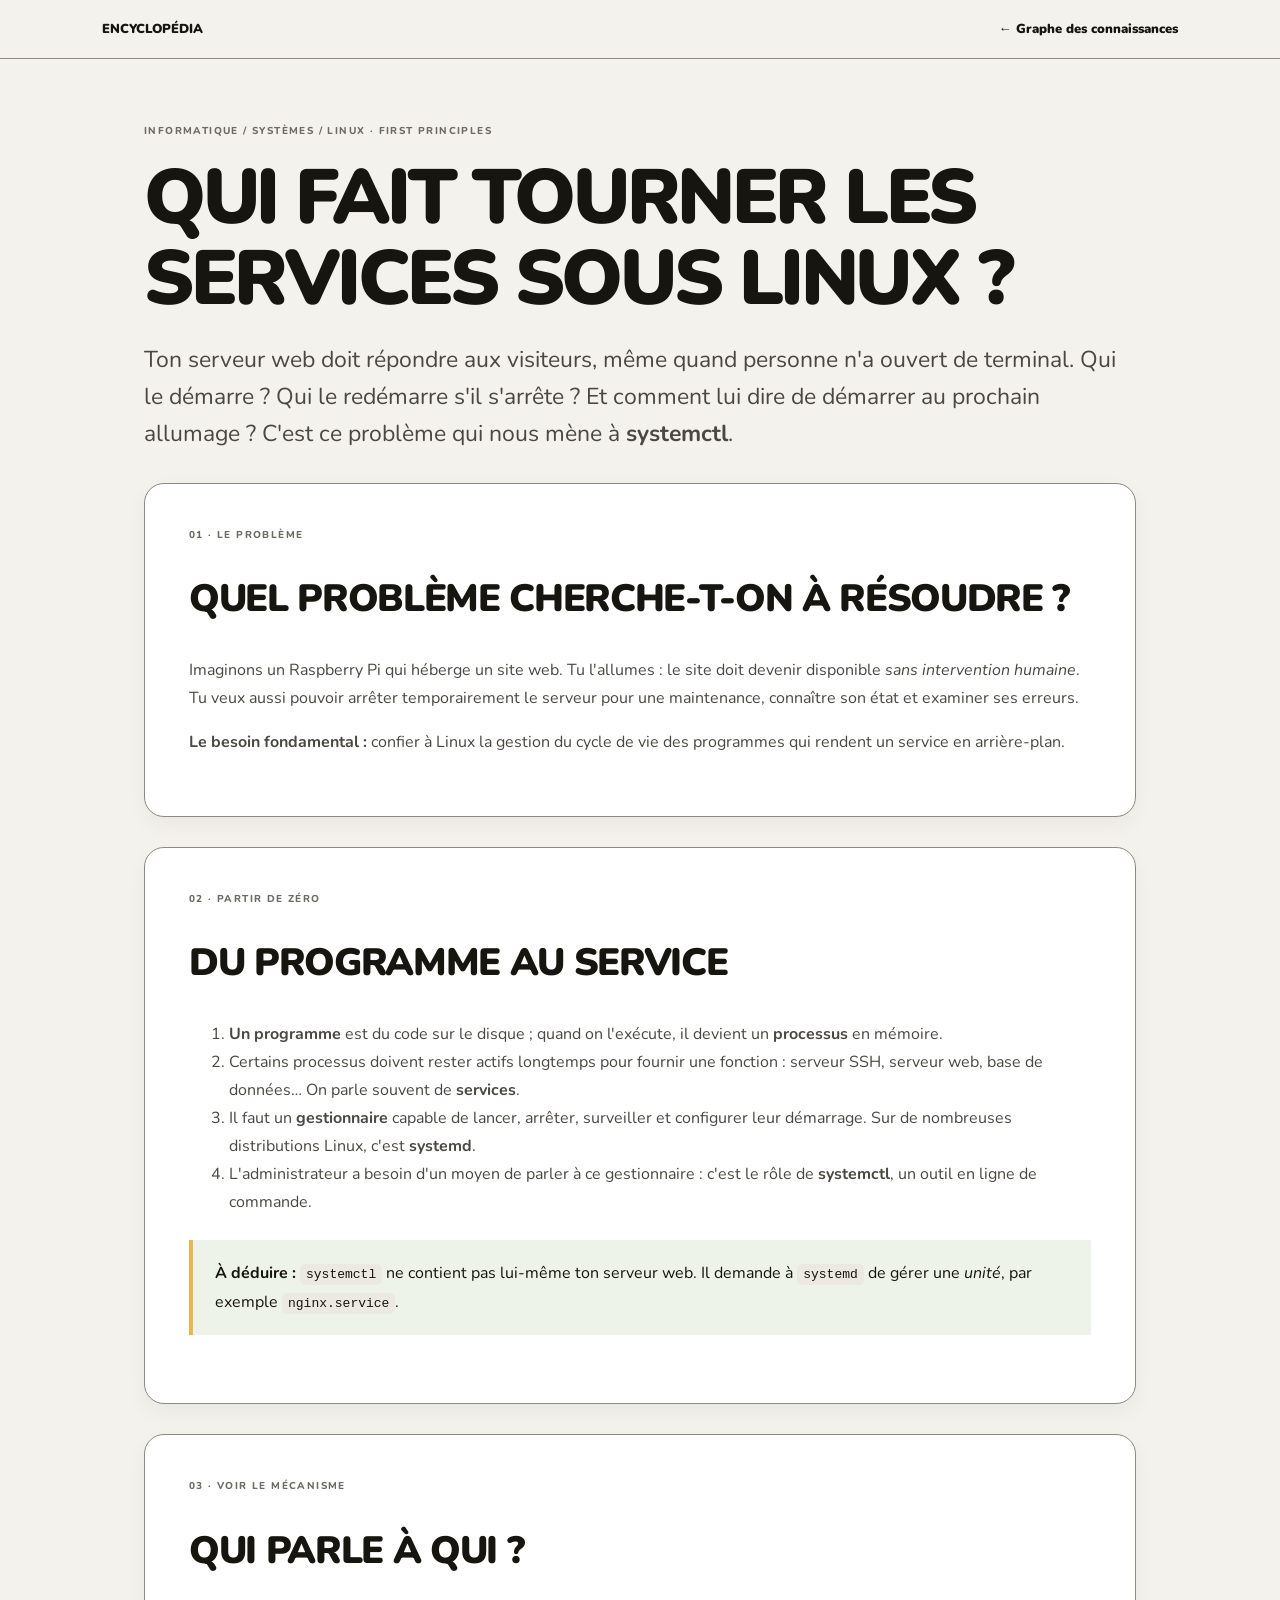
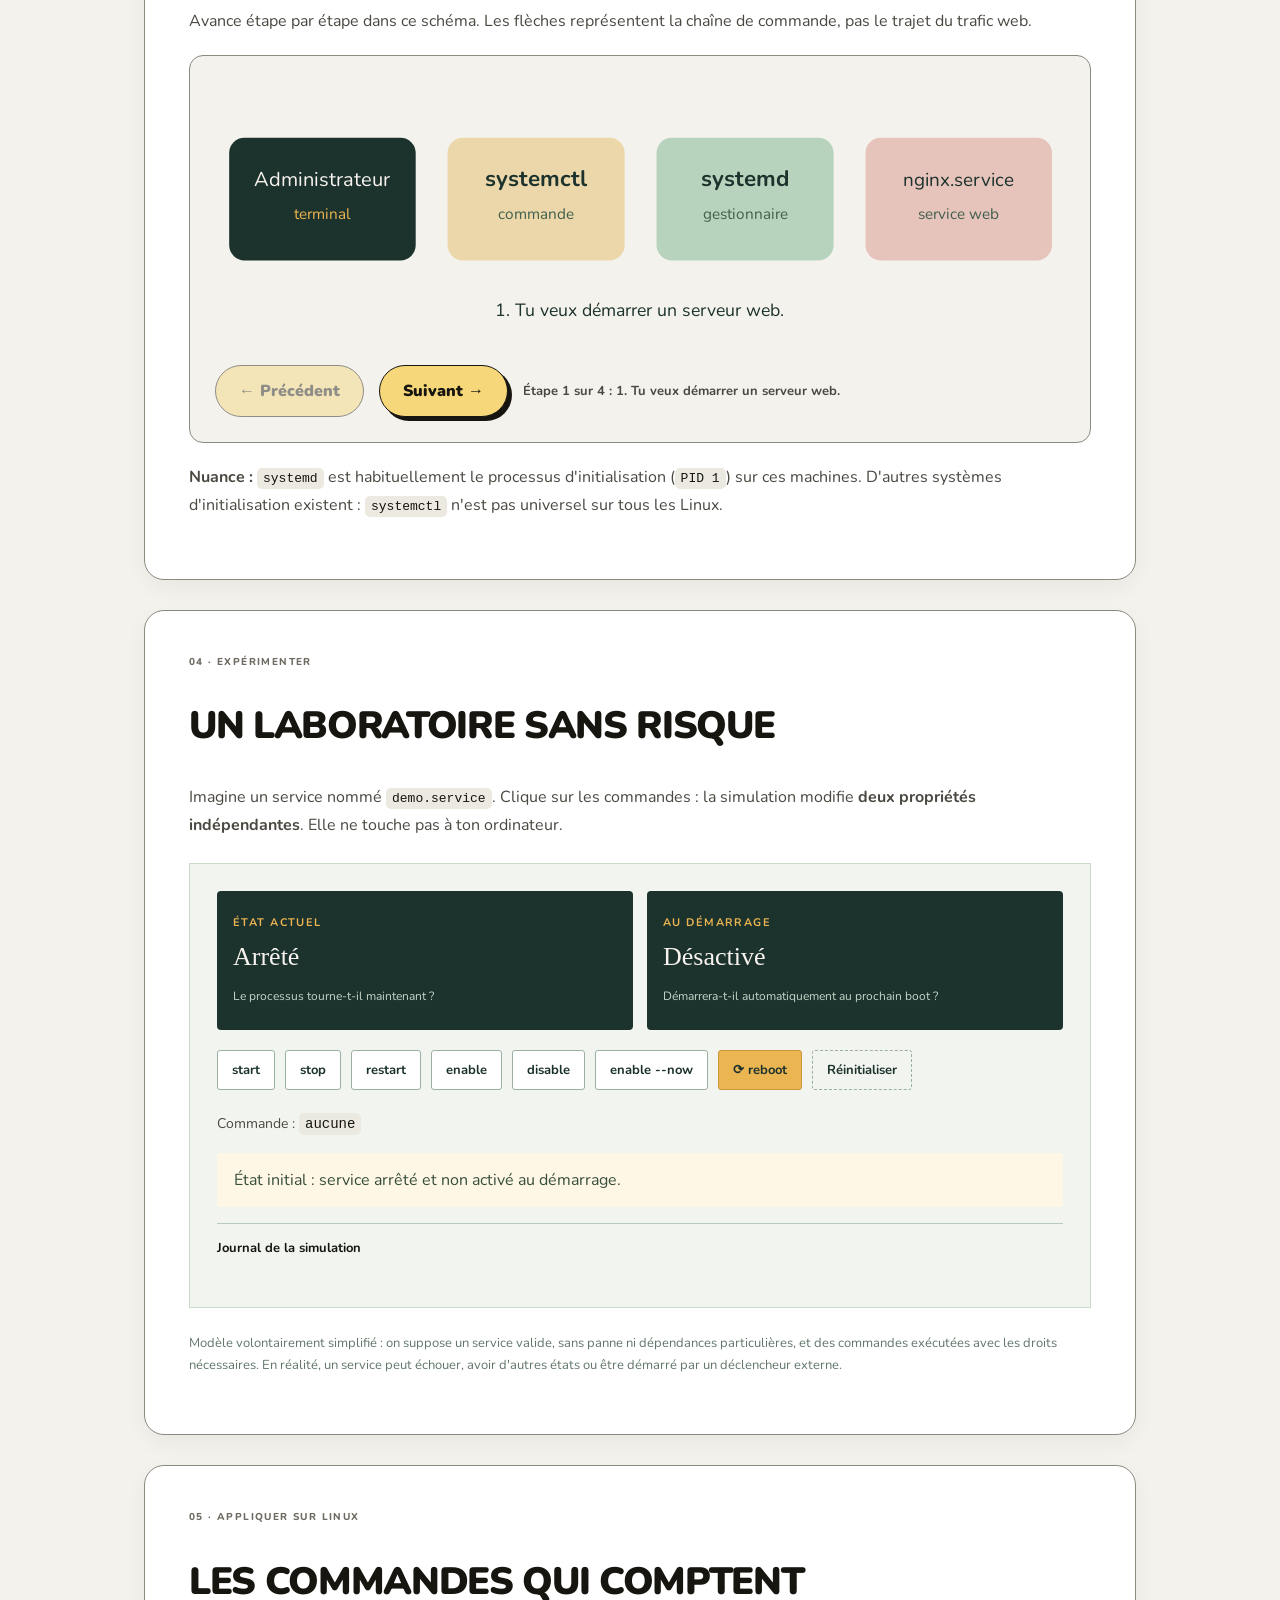
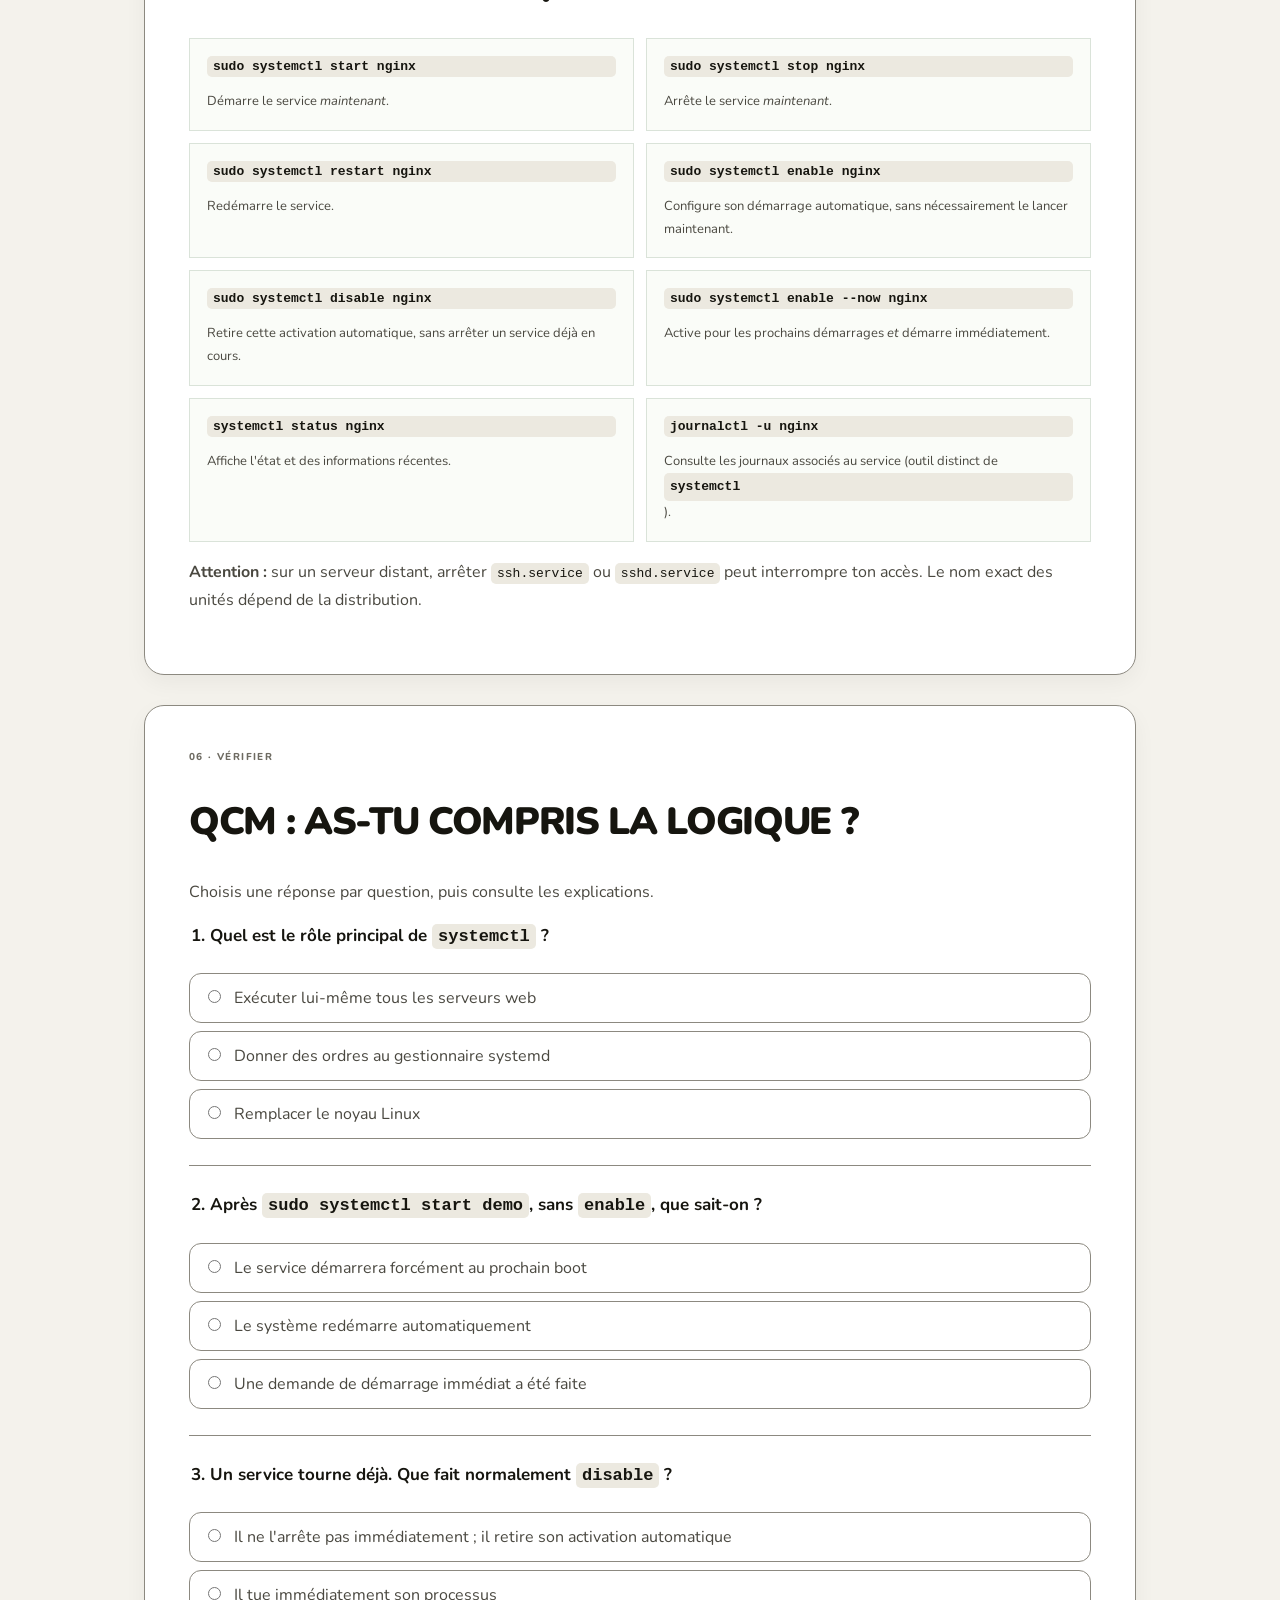
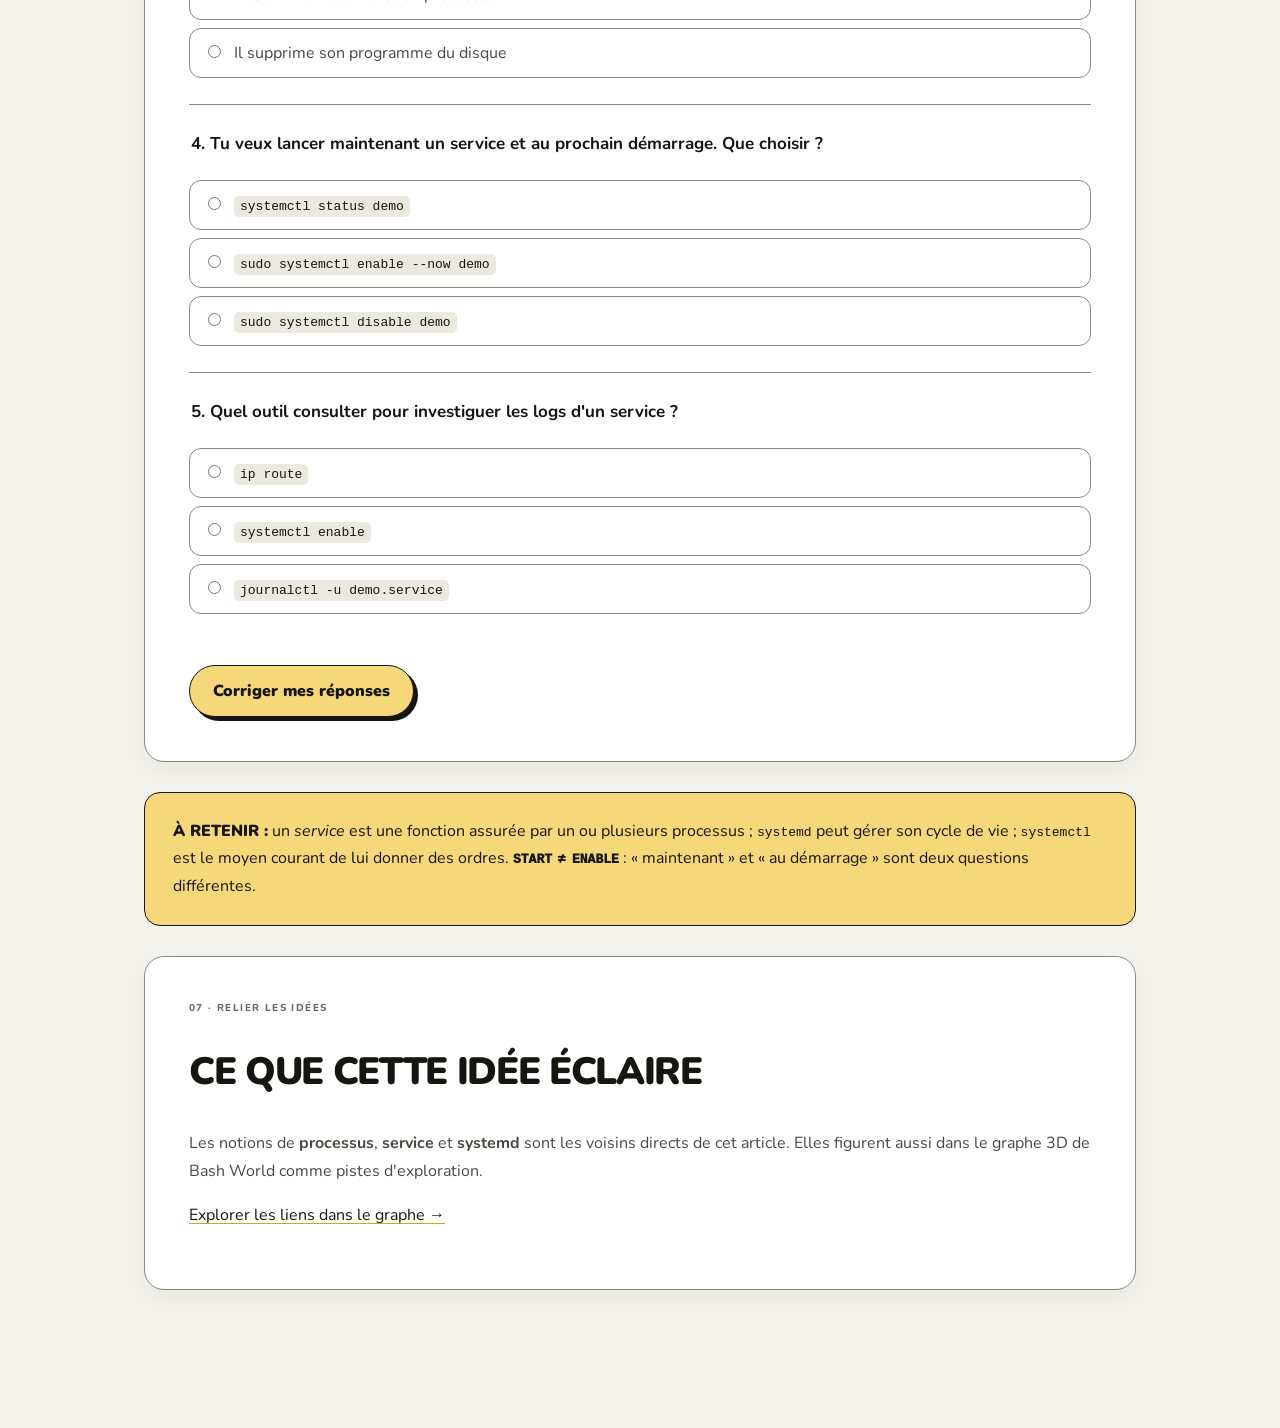
<file: informatique/systemes/linux/systemctl/index.html>
<!doctype html>
<html lang="fr">
<head>
<meta charset="utf-8">
<meta name="viewport" content="width=device-width,initial-scale=1">
<meta name="description" content="Comprendre systemctl par les premiers principes : processus, services, systemd, commandes, simulation interactive et QCM.">
<title>systemctl : qui commande les services Linux ? — Encyclopédia</title>
<link rel="stylesheet" href="../../../../moteur/styles.css">
<link rel="stylesheet" href="simulation.css">
<link rel="stylesheet" href="../../../../moteur/encre-sur-papier.css"></head>
<body class="article-body">
<a class="skip" href="#contenu">Aller au contenu</a>
<nav class="article-nav" aria-label="Navigation">
<a href="../../../../">ENCYCLOPÉDIA</a><a href="../../../../#explorer">← Graphe des connaissances</a>
</nav>
<main class="article-main" id="contenu">
<div class="eyebrow">INFORMATIQUE / SYSTÈMES / LINUX · FIRST PRINCIPLES</div>
<h1>Qui fait tourner les services sous Linux ?</h1>
<p class="article-intro">Ton serveur web doit répondre aux visiteurs, même quand personne n'a ouvert de terminal. Qui le démarre ? Qui le redémarre s'il s'arrête ? Et comment lui dire de démarrer au prochain allumage ? C'est ce problème qui nous mène à <strong>systemctl</strong>.</p>

<section class="lesson-card">
<div class="eyebrow">01 · LE PROBLÈME</div>
<h2>Quel problème cherche-t-on à résoudre ?</h2>
<p>Imaginons un Raspberry Pi qui héberge un site web. Tu l'allumes : le site doit devenir disponible <em>sans intervention humaine</em>. Tu veux aussi pouvoir arrêter temporairement le serveur pour une maintenance, connaître son état et examiner ses erreurs.</p>
<p><strong>Le besoin fondamental :</strong> confier à Linux la gestion du cycle de vie des programmes qui rendent un service en arrière-plan.</p>
</section>

<section class="lesson-card">
<div class="eyebrow">02 · PARTIR DE ZÉRO</div>
<h2>Du programme au service</h2>
<ol>
<li><strong>Un programme</strong> est du code sur le disque ; quand on l'exécute, il devient un <strong>processus</strong> en mémoire.</li>
<li>Certains processus doivent rester actifs longtemps pour fournir une fonction : serveur SSH, serveur web, base de données… On parle souvent de <strong>services</strong>.</li>
<li>Il faut un <strong>gestionnaire</strong> capable de lancer, arrêter, surveiller et configurer leur démarrage. Sur de nombreuses distributions Linux, c'est <strong>systemd</strong>.</li>
<li>L'administrateur a besoin d'un moyen de parler à ce gestionnaire : c'est le rôle de <strong>systemctl</strong>, un outil en ligne de commande.</li>
</ol>
<div class="principle"><strong>À déduire :</strong> <code>systemctl</code> ne contient pas lui-même ton serveur web. Il demande à <code>systemd</code> de gérer une <em>unité</em>, par exemple <code>nginx.service</code>.</div>
</section>

<section class="lesson-card">
<div class="eyebrow">03 · VOIR LE MÉCANISME</div>
<h2>Qui parle à qui ?</h2>
<p>Avance étape par étape dans ce schéma. Les flèches représentent la chaîne de commande, pas le trajet du trafic web.</p>
<div class="sim-stage" data-stepper>
<svg viewBox="0 0 720 235" role="img" aria-label="Schéma : administrateur vers systemctl, puis systemd, puis service. Les flèches apparaissent progressivement.">
<rect x="12" y="48" width="158" height="104" rx="13" fill="#1c322d"/><text x="91" y="89" fill="#f8f3ee" font-size="17" text-anchor="middle">Administrateur</text><text x="91" y="117" fill="#ebb552" font-size="13" text-anchor="middle">terminal</text>
<rect x="197" y="48" width="150" height="104" rx="13" fill="#ebd7a9"/><text x="272" y="89" fill="#1c322d" font-size="19" font-weight="bold" text-anchor="middle">systemctl</text><text x="272" y="117" fill="#425f4d" font-size="13" text-anchor="middle">commande</text>
<rect x="374" y="48" width="150" height="104" rx="13" fill="#b8d3bd"/><text x="449" y="89" fill="#1c322d" font-size="19" font-weight="bold" text-anchor="middle">systemd</text><text x="449" y="117" fill="#425f4d" font-size="13" text-anchor="middle">gestionnaire</text>
<rect x="551" y="48" width="158" height="104" rx="13" fill="#e6c3bb"/><text x="630" y="89" fill="#1c322d" font-size="16" text-anchor="middle">nginx.service</text><text x="630" y="117" fill="#425f4d" font-size="13" text-anchor="middle">service web</text>
<g data-step-panel data-step-min="1" data-step-max="3"><path d="M174 101 H193" stroke="#ad7e36" stroke-width="4"/><path d="M185 94 L193 101 L185 108" stroke="#ad7e36" stroke-width="3" fill="none"/></g>
<g data-step-panel data-step-min="2" data-step-max="3"><path d="M351 101 H370" stroke="#ad7e36" stroke-width="4"/><path d="M362 94 L370 101 L362 108" stroke="#ad7e36" stroke-width="3" fill="none"/></g>
<g data-step-panel data-step-min="3"><path d="M528 101 H547" stroke="#ad7e36" stroke-width="4"/><path d="M539 94 L547 101 L539 108" stroke="#ad7e36" stroke-width="3" fill="none"/></g>
<text x="360" y="199" data-step-caption text-anchor="middle" font-size="15" fill="#1c322d">1. Tu veux démarrer un serveur web.</text>
</svg>
<ol class="sr-only" data-step-captions>
<li>1. Tu veux démarrer un serveur web.</li>
<li>2. Tu saisis : sudo systemctl start nginx.</li>
<li>3. systemctl transmet la demande à systemd.</li>
<li>4. systemd lance l'unité nginx.service et ses dépendances nécessaires.</li>
</ol>
<div class="sim-controls">
<button type="button" data-step-back>← Précédent</button>
<button type="button" data-step-next>Suivant →</button>
<span class="sim-status" data-step-status aria-live="polite">Étape 1 sur 4</span>
</div>
</div>
<p><strong>Nuance :</strong> <code>systemd</code> est habituellement le processus d'initialisation (<code>PID 1</code>) sur ces machines. D'autres systèmes d'initialisation existent : <code>systemctl</code> n'est pas universel sur tous les Linux.</p>
</section>

<section class="lesson-card">
<div class="eyebrow">04 · EXPÉRIMENTER</div>
<h2>Un laboratoire sans risque</h2>
<p>Imagine un service nommé <code>demo.service</code>. Clique sur les commandes : la simulation modifie <strong>deux propriétés indépendantes</strong>. Elle ne touche pas à ton ordinateur.</p>
<div class="service-lab" data-service-lab>
<div class="lab-state" aria-live="polite">
<div class="state-card"><span>ÉTAT ACTUEL</span><strong data-running>Arrêté</strong><small>Le processus tourne-t-il maintenant ?</small></div>
<div class="state-card"><span>AU DÉMARRAGE</span><strong data-enabled>Désactivé</strong><small>Démarrera-t-il automatiquement au prochain boot ?</small></div>
</div>
<div class="lab-actions" aria-label="Commandes à simuler">
<button type="button" data-service-action="start">start</button>
<button type="button" data-service-action="stop">stop</button>
<button type="button" data-service-action="restart">restart</button>
<button type="button" data-service-action="enable">enable</button>
<button type="button" data-service-action="disable">disable</button>
<button type="button" data-service-action="enable-now">enable --now</button>
<button type="button" data-service-action="reboot" class="accent">⟳ reboot</button>
<button type="button" data-service-action="reset" class="subtle">Réinitialiser</button>
</div>
<p class="lab-command">Commande : <code data-command>aucune</code></p>
<p class="lab-explanation" data-explanation>État initial : service arrêté et non activé au démarrage.</p>
<div class="lab-log"><strong>Journal de la simulation</strong><ol data-log aria-live="polite"><li>En attente d'une commande.</li></ol></div>
</div>
<p class="subnote">Modèle volontairement simplifié : on suppose un service valide, sans panne ni dépendances particulières, et des commandes exécutées avec les droits nécessaires. En réalité, un service peut échouer, avoir d'autres états ou être démarré par un déclencheur externe.</p>
</section>

<section class="lesson-card">
<div class="eyebrow">05 · APPLIQUER SUR LINUX</div>
<h2>Les commandes qui comptent</h2>
<div class="command-grid">
<div><code>sudo systemctl start nginx</code><p>Démarre le service <em>maintenant</em>.</p></div>
<div><code>sudo systemctl stop nginx</code><p>Arrête le service <em>maintenant</em>.</p></div>
<div><code>sudo systemctl restart nginx</code><p>Redémarre le service.</p></div>
<div><code>sudo systemctl enable nginx</code><p>Configure son démarrage automatique, sans nécessairement le lancer maintenant.</p></div>
<div><code>sudo systemctl disable nginx</code><p>Retire cette activation automatique, sans arrêter un service déjà en cours.</p></div>
<div><code>sudo systemctl enable --now nginx</code><p>Active pour les prochains démarrages <em>et</em> démarre immédiatement.</p></div>
<div><code>systemctl status nginx</code><p>Affiche l'état et des informations récentes.</p></div>
<div><code>journalctl -u nginx</code><p>Consulte les journaux associés au service (outil distinct de <code>systemctl</code>).</p></div>
</div>
<p><strong>Attention :</strong> sur un serveur distant, arrêter <code>ssh.service</code> ou <code>sshd.service</code> peut interrompre ton accès. Le nom exact des unités dépend de la distribution.</p>
</section>

<section class="lesson-card quiz">
<div class="eyebrow">06 · VÉRIFIER</div>
<h2>QCM : as-tu compris la logique ?</h2>
<p>Choisis une réponse par question, puis consulte les explications.</p>
<form data-quiz>
<fieldset data-answer="b" data-explanation="systemctl est le client en ligne de commande : il transmet les demandes au gestionnaire systemd.">
<legend>1. Quel est le rôle principal de <code>systemctl</code> ?</legend>
<label><input type="radio" name="q1" value="a" required> Exécuter lui-même tous les serveurs web</label>
<label><input type="radio" name="q1" value="b"> Donner des ordres au gestionnaire systemd</label>
<label><input type="radio" name="q1" value="c"> Remplacer le noyau Linux</label>
</fieldset>
<fieldset data-answer="c" data-explanation="start agit sur le service en cours de fonctionnement ; enable configure surtout son lancement lors des prochains démarrages.">
<legend>2. Après <code>sudo systemctl start demo</code>, sans <code>enable</code>, que sait-on ?</legend>
<label><input type="radio" name="q2" value="a" required> Le service démarrera forcément au prochain boot</label>
<label><input type="radio" name="q2" value="b"> Le système redémarre automatiquement</label>
<label><input type="radio" name="q2" value="c"> Une demande de démarrage immédiat a été faite</label>
</fieldset>
<fieldset data-answer="a" data-explanation="disable retire l'activation automatique. Un service actif peut continuer à tourner jusqu'à ce qu'il soit arrêté.">
<legend>3. Un service tourne déjà. Que fait normalement <code>disable</code> ?</legend>
<label><input type="radio" name="q3" value="a" required> Il ne l'arrête pas immédiatement ; il retire son activation automatique</label>
<label><input type="radio" name="q3" value="b"> Il tue immédiatement son processus</label>
<label><input type="radio" name="q3" value="c"> Il supprime son programme du disque</label>
</fieldset>
<fieldset data-answer="b" data-explanation="enable --now combine l'activation au démarrage et une demande de démarrage immédiat.">
<legend>4. Tu veux lancer maintenant un service et au prochain démarrage. Que choisir ?</legend>
<label><input type="radio" name="q4" value="a" required> <code>systemctl status demo</code></label>
<label><input type="radio" name="q4" value="b"> <code>sudo systemctl enable --now demo</code></label>
<label><input type="radio" name="q4" value="c"> <code>sudo systemctl disable demo</code></label>
</fieldset>
<fieldset data-answer="c" data-explanation="systemctl status indique l'état. Pour un historique plus détaillé, journalctl -u nom.service interroge les journaux.">
<legend>5. Quel outil consulter pour investiguer les logs d'un service ?</legend>
<label><input type="radio" name="q5" value="a" required> <code>ip route</code></label>
<label><input type="radio" name="q5" value="b"> <code>systemctl enable</code></label>
<label><input type="radio" name="q5" value="c"> <code>journalctl -u demo.service</code></label>
</fieldset>
<button type="submit">Corriger mes réponses</button>
<div class="quiz-result" data-quiz-result aria-live="polite" hidden></div>
</form>
</section>

<section class="note"><strong>À retenir :</strong> un <em>service</em> est une fonction assurée par un ou plusieurs processus ; <code>systemd</code> peut gérer son cycle de vie ; <code>systemctl</code> est le moyen courant de lui donner des ordres. <strong><code>start</code> ≠ <code>enable</code></strong> : « maintenant » et « au démarrage » sont deux questions différentes.</section>

<section class="lesson-card">
<div class="eyebrow">07 · RELIER LES IDÉES</div>
<h2>Ce que cette idée éclaire</h2>
<p>Les notions de <strong>processus</strong>, <strong>service</strong> et <strong>systemd</strong> sont les voisins directs de cet article. Elles figurent aussi dans le graphe 3D de Bash World comme pistes d'exploration.</p>
<p><a href="../../../../#explorer">Explorer les liens dans le graphe →</a></p>
</section>
</main>
<script src="../../../../moteur/lesson.js" defer></script>
<script src="simulation.js" defer></script>
</body>
</html>
</file>
<file: moteur/styles.css>
@import url('https://fonts.googleapis.com/css2?family=Nunito:wght@400;700;800;900;1000&display=swap');
:root{--green:#1c322d;--deep:#10251f;--cream:#f8f3ee;--gold:#ebb552;--rose:#f1cdbe;--muted:#a8bbae;--line:#405a50}*{box-sizing:border-box}html{scroll-behavior:smooth}body{margin:0;background:var(--cream);color:var(--green);font-family:'DM Sans',Arial,sans-serif}button,input{font:inherit}button{cursor:pointer}a{color:inherit;text-decoration:none}.skip{position:absolute;left:-9999px}.skip:focus{left:1rem;top:1rem;z-index:30;background:white;padding:1rem}.site-header{height:88px;background:var(--green);color:var(--cream);border-bottom:1px solid #526b5d;display:flex;align-items:center;justify-content:space-between;padding:0 clamp(20px,5vw,90px)}.brand{display:flex;align-items:center;gap:14px;font-size:18px;letter-spacing:.13em;font-weight:700}.brand-mark{font-size:35px;color:var(--gold)}.brand small{display:block;font-size:9px;letter-spacing:.21em;font-weight:500;margin-top:6px;color:#a8bbae}.site-header nav{display:flex;gap:32px;font-size:13px}.site-header nav a:hover{text-decoration:underline}.header-tag,.eyebrow,.inspector-kicker,.related-heading,.live-dot,.library-note{font-size:10px;font-weight:700;letter-spacing:.18em}.header-tag{border:1px solid #72867a;padding:10px 14px;color:#cddbd0}.hero{text-align:center;background:var(--green);color:var(--cream);padding:93px 20px 68px;background-image:radial-gradient(ellipse at 15% 70%,#294b3a 0,transparent 43%),radial-gradient(ellipse at 86% 12%,#314a3d 0,transparent 36%)}.eyebrow{color:#806025}.hero .eyebrow{color:var(--gold)}h1,h2,h3{font-family:'Libre Baskerville',Georgia,serif}h1{font-size:clamp(45px,6.3vw,89px);line-height:1.16;font-weight:400;letter-spacing:-.045em;margin:23px 0}h1 em,.method-section h2 em{color:var(--gold);font-weight:400}.hero p{max-width:550px;font-size:16px;line-height:1.85;color:#c1d0c4;margin:0 auto}.hero-actions{display:flex;justify-content:center;gap:12px;margin:32px 0 61px}.button{display:inline-flex;align-items:center;justify-content:center;gap:24px;padding:15px 22px;font-size:13px;font-weight:700;border-radius:3px;border:1px solid transparent}.button.gold{background:var(--gold);color:var(--green)}.button.outline{border-color:#748579;color:var(--cream)}.button:hover{filter:brightness(1.08)}.hero-metrics{display:flex;justify-content:center;gap:48px;border-top:1px solid #4a6659;max-width:540px;margin:auto;padding-top:24px;color:#adbfb1;font-size:12px}.hero-metrics strong{font-family:Georgia,serif;color:var(--cream);font-size:20px;margin-right:7px}.atlas-section,.method-section,.library-section{padding:85px clamp(20px,6vw,100px);max-width:1600px;margin:auto}.section-head{display:flex;align-items:end;justify-content:space-between;gap:24px;margin-bottom:28px}.section-head h2,.method-section h2,.library-section h2{font-size:clamp(27px,3vw,42px);font-weight:400;letter-spacing:-.035em;margin:12px 0}.section-head p{color:#5a7265;font-size:13px}.mode-switch{display:flex;gap:4px;padding:5px;background:#e9e5dc;border:1px solid #ddd8cf;border-radius:5px}.mode-switch button{border:0;background:transparent;padding:12px 15px;color:#4b6455;font-size:12px}.mode-switch button.active{color:var(--cream);background:var(--green);border-radius:3px}.atlas-layout{display:grid;grid-template-columns:minmax(0,1fr) 320px;min-height:510px;border:1px solid #cad3c9;box-shadow:0 18px 50px #203b2d0c}.graph-shell{background:var(--deep);color:var(--cream);min-width:0;display:flex;flex-direction:column}.graph-topline,.graph-footer{display:flex;align-items:center;justify-content:space-between;gap:10px;padding:18px 22px}.search-label{display:flex;align-items:center;gap:10px;background:#233b32;border:1px solid #456455;padding:9px 13px;min-width:240px}.search-label input{outline:0;border:0;background:transparent;color:var(--cream);width:100%;font-size:12px}.search-label input::placeholder{color:#9cb4a6}.live-dot{color:#b5c9bc;white-space:nowrap}.live-dot:before{content:'●';color:#a3d1a9;margin-right:7px}.graph-shell canvas{display:block;width:100%;height:410px;touch-action:none;cursor:grab}.graph-shell canvas:active{cursor:grabbing}.graph-footer{border-top:1px solid #314d3f;color:#91aa98;font-size:11px}.text-button{background:transparent;color:var(--gold);border:0;font-size:11px}.inspector{background:#fdfbf7;padding:29px 25px;display:flex;flex-direction:column}.inspector-kicker{color:#536a5d;display:flex;justify-content:space-between}.asterisk{font-size:25px;color:#af8240}.concept-title{font-family:Georgia,serif;font-size:29px;font-weight:400;line-height:1.2;margin:22px 0 12px}.pill{font-size:10px;background:#e5efe7;color:#3e6c50;padding:7px 10px;display:inline-block;letter-spacing:.08em}.concept-summary{font-size:13px;line-height:1.7;color:#65766a}.concept-relations{font-size:12px;color:#566b5f;line-height:1.7;border-top:1px solid #e3e6dc;padding-top:16px}.concept-link{display:block;text-align:center;margin:15px 0 25px;background:var(--green);color:white;padding:12px;font-size:12px;font-weight:700}.concept-link.disabled{background:#eceee8;color:#536a5d;cursor:default}.related-heading{margin-top:auto;color:#536a5d;margin-bottom:12px}.concept-list{display:grid;gap:5px;max-height:220px;overflow:auto}.concept-list button{display:flex;align-items:center;justify-content:space-between;background:transparent;border:1px solid #e1e6dc;text-align:left;padding:9px 12px;color:var(--green);font-size:12px}.concept-list button.selected{border-color:#b99656;background:#fff6e2}.concept-list button:focus-visible,.mode-switch button:focus-visible,.graph-footer button:focus-visible{outline:3px solid var(--gold)}.guide-note{padding:19px 24px;margin-top:12px;background:#e7eee6;border-left:4px solid #c4994a;display:flex;gap:20px;font-size:13px;line-height:1.6}.guide-note[hidden]{display:none}.guide-note strong{white-space:nowrap}.method-section{background:var(--green);color:var(--cream);max-width:none}.method-section>.eyebrow,.method-section>h2,.method-section>.steps{max-width:1400px;margin-left:auto;margin-right:auto}.method-section h2{font-size:clamp(35px,4vw,58px);line-height:1.3;margin-top:20px;margin-bottom:50px}.steps{display:grid;grid-template-columns:repeat(4,1fr);gap:25px}.steps article{border-top:1px solid #819584;padding-top:20px}.steps span{color:var(--gold);font:25px Georgia,serif}.steps h3{font-size:22px;font-weight:400;margin:25px 0 12px}.steps p{color:#b8c8bc;font-size:13px;line-height:1.8}.library-grid{display:grid;grid-template-columns:repeat(3,1fr);gap:18px}.library-card{background:white;border:1px solid #dcded5;padding:28px;min-height:230px;display:flex;flex-direction:column}.library-card .pill{align-self:start}.library-card h3{font-size:24px;font-weight:400;margin:24px 0 10px}.library-card p{font-size:13px;color:#62786b;line-height:1.65;margin:0}.library-card a,.library-card .soon{margin-top:auto;padding-top:25px;font-size:12px;font-weight:700;color:#8e6d31}.library-card .soon{color:#536a5d}footer{background:#152920;color:#a5b7a8;padding:25px clamp(20px,6vw,100px);display:flex;justify-content:space-between;font-size:12px}footer span:first-child{color:var(--gold);font-weight:700;letter-spacing:.12em}.sr-only{position:absolute;width:1px;height:1px;padding:0;overflow:hidden;clip:rect(0,0,0,0);white-space:nowrap;border:0}
.article-body{background:var(--cream)}.article-nav{background:var(--green);color:white;padding:20px clamp(20px,8vw,120px);display:flex;align-items:center;justify-content:space-between}.article-nav a{font-size:13px}.article-main{max-width:950px;margin:auto;padding:65px 24px 110px}.article-main .eyebrow{color:#806025}.article-main h1{color:var(--green);font-size:clamp(40px,5vw,66px);margin:20px 0}.article-intro{font-size:20px;color:#576f61;line-height:1.8}.lesson-card{border:1px solid #d8dfd4;background:white;padding:clamp(22px,4vw,44px);margin:40px 0}.lesson-card h2{font-size:30px;font-weight:400}.lesson-card p,.lesson-card li{line-height:1.8;color:#4b6455}.lesson-card code{background:#eaf0e8;padding:3px 6px}.sim-stage{padding:22px 8px;background:#eef3ec;border:1px solid #d6e3d5;margin:20px 0}.sim-stage svg{width:100%;height:auto}.sim-controls{display:flex;align-items:center;gap:15px;flex-wrap:wrap}.sim-controls button,.quiz button{border:0;padding:11px 18px;background:var(--green);color:white}.sim-status{font-size:13px;color:#536a5d}.quiz fieldset{border:0;padding:0}.quiz legend{font-weight:700;line-height:1.6;margin-bottom:15px}.quiz label{display:block;border:1px solid #d8e1d6;padding:13px;margin:8px 0;cursor:pointer}.quiz label:has(input:checked){background:#fff3dc;border-color:#d3ae64}.quiz-result{margin-top:15px;padding:15px;background:#e6efe5;border-left:4px solid #6b9875;line-height:1.7}.quiz-result[hidden]{display:none}.note{background:#e9efdf;border-left:4px solid #bf9148;padding:18px 23px;line-height:1.8}
@media(max-width:980px){.header-tag{display:none}.atlas-layout{grid-template-columns:1fr}.inspector{min-height:340px}.steps{grid-template-columns:repeat(2,1fr)}.library-grid{grid-template-columns:repeat(2,1fr)}.section-head{align-items:start;flex-direction:column}.site-header nav{gap:14px}}@media(max-width:600px){.site-header{height:75px}.site-header nav{display:none}.brand{font-size:14px}.hero{padding:75px 20px 45px}.hero-actions,.hero-metrics{gap:10px;flex-wrap:wrap}.hero-metrics{justify-content:space-between}.atlas-section,.method-section,.library-section{padding:55px 18px}.search-label{min-width:0}.live-dot{display:none}.graph-shell canvas{height:340px}.graph-footer{align-items:start;font-size:10px}.steps,.library-grid{grid-template-columns:1fr}.guide-note{flex-direction:column;gap:4px}footer{gap:10px;flex-direction:column}}@media(prefers-reduced-motion:reduce){html{scroll-behavior:auto}*,*:before,*:after{animation:none!important;transition:none!important}}

/* Encyclopédia v0.2 — états partagés des QCM et simulateurs */
[data-stepper] [data-step-panel][hidden]{display:none}
.sim-controls button:disabled{opacity:.45;cursor:not-allowed}
.quiz fieldset{margin:0 0 25px;padding-bottom:18px;border-bottom:1px solid #e2e8df}
.quiz fieldset:last-of-type{border-bottom:0}
.quiz fieldset[data-result="correct"]{border-left:4px solid #649a77;padding-left:12px}
.quiz fieldset[data-result="incorrect"]{border-left:4px solid #c47a61;padding-left:12px}
.quiz input[type="radio"]{accent-color:#1c322d;margin-right:9px}
.quiz-result ol{margin:12px 0 0;padding-left:22px}
.quiz-result li{margin:8px 0;color:#334d3c}
.quiz-result:focus{outline:2px solid var(--green);outline-offset:3px}
.lesson-card a:not(.button){text-decoration:underline;text-underline-offset:3px}


/* v0.3 — Les relations sont des explications accessibles, pas seulement des arêtes. */
.relation-list{list-style:none;margin:9px 0 20px;padding:0;display:grid;gap:8px}
.relation-list button,.relation-directory button{width:100%;border:1px solid #dce5db;background:#f6faf4;color:var(--green);padding:12px;text-align:left;border-radius:3px;cursor:pointer}
.relation-list button:hover,.relation-list button:focus-visible,.relation-list button.active,.relation-directory button:hover,.relation-directory button:focus-visible{background:#fff2db;border-color:#ba9047;outline-offset:2px}
.relation-list strong,.relation-list span{display:block;font-size:12px;line-height:1.5}
.relation-list strong{margin-bottom:4px;text-transform:uppercase;letter-spacing:.05em}
.relation-list span{color:#536e5f}
.relation-directory{border-top:1px solid #dce5db;margin-top:20px;padding-top:16px;font-size:12px}
.relation-directory summary{cursor:pointer;font-weight:700;color:var(--green)}
.relation-directory ul{list-style:none;padding:0;display:grid;gap:6px;max-height:240px;overflow:auto}
.relation-directory button{font-size:12px;line-height:1.5}

/* Repères clavier et filtrage des concepts. */
.search-label:focus-within{outline:3px solid var(--gold);outline-offset:3px}
.concept-list button[hidden]{display:none}
.concept-list button:focus-visible,.mode-switch button:focus-visible{outline:3px solid var(--green);outline-offset:2px}
.concept-title:focus{outline:2px solid var(--green);outline-offset:3px}
.method-section>.eyebrow{color:var(--gold)}


/* BASH WORLD — ENCRE SUR PAPIER 2026
   Charte principale. Les anciennes règles demeurent en amont pour garantir
   la compatibilité des pages historiques et des simulations particulières. */
:root {
  --papier:#F4F2EC;--papier-2:#ECE9E0;--encre:#16150F;
  --encre-2:#4A4840;--encre-3:#6E6B62;--contour:#8C8980;
  --lanterne:#F6D77A;--or:#D9A21B;--eau:#9CC3E6;
  --alerte:#C8372D;--valide:#2F6B4F;
  --green:var(--encre);--deep:var(--encre);--cream:var(--papier);
  --gold:var(--lanterne);--rose:var(--papier-2);
  --muted:var(--encre-3);--line:var(--contour);
}
html{scroll-behavior:smooth}
body,.article-body{background:var(--papier);color:var(--encre);font-family:'Nunito',Arial,sans-serif}
body,button,input,textarea,select{font-family:'Nunito',Arial,sans-serif}
a{text-underline-offset:3px}
:focus-visible{outline:3px solid var(--or)!important;outline-offset:3px}
h1,h2,h3,h4,.concept-title,.library-card h3,.steps h3{
  font-family:'Nunito',Arial,sans-serif;font-weight:900;color:var(--encre);letter-spacing:-.035em
}
h1,.hero h1,.article-main h1{font-weight:1000;text-transform:uppercase;line-height:1.05;letter-spacing:-.055em}
h1 em,h2 em,.method-section h2 em{font-style:normal;font-weight:1000;color:inherit}
p,li{line-height:1.75}
.eyebrow,.header-tag,.inspector-kicker,.related-heading,.live-dot,.library-note,
.pill,.tag,.inspector-kicker,.library-card .pill{
  font-family:'Nunito',Arial,sans-serif;font-weight:800;text-transform:uppercase;letter-spacing:.14em;
  color:var(--encre-3)
}
.site-header,.article-nav{background:var(--papier);color:var(--encre);border-bottom:1px solid var(--contour)}
.site-header{min-height:85px;height:auto;padding-top:15px;padding-bottom:15px}
.brand{font-weight:1000;letter-spacing:-.045em;font-size:23px}
.brand-mark{color:var(--or)}
.brand small{color:var(--encre-3);font-weight:800}
.site-header nav{font-weight:800}
.site-header nav a:hover{color:var(--or);text-decoration:underline;text-underline-offset:5px}
.header-tag{border:1px solid var(--encre);border-radius:999px;color:var(--encre);padding:10px 15px}
.hero{background:var(--papier);background-image:none;color:var(--encre);padding:92px 20px 67px;border-bottom:1px solid var(--contour)}
.hero .eyebrow{color:var(--encre-3)}
.hero h1{font-size:clamp(44px,7.3vw,112px);max-width:1050px;margin:25px auto;line-height:.98}
.hero h1 em{background:var(--lanterne);box-decoration-break:clone;-webkit-box-decoration-break:clone;padding:0 .1em}
.hero p{color:var(--encre-2);font-size:clamp(16px,1.6vw,21px);max-width:690px;line-height:1.65}
.hero-actions{margin:34px 0 61px}
.button,.hero-actions a,.sim-controls button,.quiz button,.concept-link{
  border-radius:999px;border:1.5px solid var(--encre);background:var(--lanterne);
  color:var(--encre);font-weight:900;box-shadow:4px 4px 0 var(--encre);
  padding:14px 23px;transition:transform .15s ease,box-shadow .15s ease;
}
.button.gold,.button.outline{background:var(--lanterne);color:var(--encre);border-color:var(--encre)}
.button.outline{background:transparent}
.button:hover,.sim-controls button:hover:not(:disabled),.quiz button:hover{filter:none;transform:translate(2px,2px);box-shadow:2px 2px 0 var(--encre)}
.hero-metrics{border-top:1px solid var(--contour);color:var(--encre-3);max-width:650px}
.hero-metrics strong{font-family:'Nunito',Arial,sans-serif;font-weight:1000;color:var(--encre);font-size:23px}
.atlas-section,.method-section,.library-section{padding-top:78px;padding-bottom:78px}
.section-head h2,.method-section h2,.library-section h2{font-size:clamp(30px,4vw,54px);font-weight:1000;text-transform:uppercase;line-height:1.06}
.section-head p{color:var(--encre-2);font-size:15px}
.mode-switch{background:var(--papier-2);border-color:var(--contour);border-radius:999px;padding:5px}
.mode-switch button{border-radius:999px;color:var(--encre-2);font-weight:800}
.mode-switch button.active{border-radius:999px;background:var(--encre);color:var(--papier)}
.atlas-layout{border:1px solid var(--contour);border-radius:20px;overflow:hidden;box-shadow:0 8px 0 #16150F0c}
.graph-shell{background:var(--encre);color:var(--papier)}
.graph-topline{border-bottom:1px solid #4A4840}
.search-label{border:1px solid #8C8980;border-radius:999px;background:#303027}
.search-label input{color:var(--papier)}
.search-label input::placeholder,.live-dot{color:#F4F2EC}
.live-dot:before{color:var(--lanterne)}
.graph-footer{border-top:1px solid #4A4840;color:var(--papier-2)}
.text-button{color:var(--lanterne);font-weight:800}
.inspector{background:#fff}
.inspector-kicker,.related-heading{color:var(--encre-3)}
.asterisk{color:var(--or)}
.concept-title{font-weight:1000;text-transform:uppercase;font-size:30px}
.concept-summary,.concept-relations{color:var(--encre-2);font-size:14px}
.concept-relations{border-color:var(--contour)}
.pill,.tag{background:var(--lanterne);color:var(--encre);border:1px solid var(--encre);border-radius:999px;padding:6px 11px}
.concept-link{display:block;text-align:center}
.concept-link.disabled{background:var(--papier-2);color:var(--encre-3);box-shadow:none}
.concept-list button{background:#fff;border:1px solid var(--contour);border-radius:10px;color:var(--encre);font-weight:800}
.concept-list button.selected{background:var(--lanterne);border-color:var(--encre)}
.relation-directory{border-color:var(--contour)}
.relation-directory summary{color:var(--encre)}
.relation-list button,.relation-directory button{border:1px solid var(--contour);border-radius:10px;background:var(--papier);color:var(--encre)}
.relation-list button:hover,.relation-list button.active,.relation-directory button:hover{background:var(--lanterne);border-color:var(--encre)}
.relation-list span{color:var(--encre-2)}
.guide-note{background:var(--eau);border-left:4px solid var(--encre)}
.method-section{background:var(--lanterne);color:var(--encre);border-block:1px solid var(--encre)}
.method-section>.eyebrow{color:var(--encre-3)}
.method-section h2,.method-section h2 em,.method-section .steps h3{color:var(--encre)}
.steps article{border-top:1px solid var(--encre)}
.steps span{font:1000 30px 'Nunito',sans-serif;color:var(--encre)}
.steps p{color:var(--encre-2)}
.library-card,.lab-tile{background:#fff!important;color:var(--encre)!important;border:1px solid var(--contour)!important;border-radius:18px!important;box-shadow:0 5px 14px #16150F12;min-height:240px}
.library-card h3,.lab-tile h3{font-size:25px;font-weight:900;color:var(--encre)}
.library-card p,.lab-tile p{color:var(--encre-2)}
.library-card a,.lab-tile strong{color:var(--encre);font-weight:900;text-decoration:underline;text-decoration-color:var(--or);text-decoration-thickness:3px}
footer{background:var(--encre);color:var(--papier);border-top:1px solid var(--contour)}
footer span:first-child{color:var(--lanterne)}
.article-nav a{font-weight:900}
.article-main{max-width:1040px}
.article-main h1{font-size:clamp(40px,6vw,78px);overflow-wrap:anywhere}
.article-main .eyebrow{color:var(--encre-3)}
.article-intro{color:var(--encre-2);font-size:clamp(18px,2vw,23px);line-height:1.6}
.lesson-card{border:1px solid var(--contour);border-radius:20px;background:#fff;box-shadow:0 8px 22px #16150F0c;margin:30px 0;padding:clamp(20px,4vw,44px)}
.lesson-card h2{font-weight:1000;text-transform:uppercase;font-size:clamp(25px,3.1vw,38px)}
.lesson-card h3{font-size:clamp(20px,2.3vw,29px)}
.lesson-card p,.lesson-card li{color:var(--encre-2);line-height:1.75}
.lesson-card a:not(.button){color:var(--encre);text-decoration-color:var(--or)}
.lesson-card code{background:var(--papier-2);color:var(--encre);border-radius:5px}
.sim-stage{background:var(--papier);border:1px solid var(--contour);border-radius:14px;padding:clamp(12px,2vw,25px);overflow-x:auto}
.sim-stage svg{min-width:0}
.sim-status{color:var(--encre-2);font-weight:700}
.sim-controls button:disabled{opacity:.45;box-shadow:none}
.quiz legend{font-size:17px;color:var(--encre)}
.quiz fieldset{border-bottom:1px solid var(--contour)}
.quiz fieldset[data-result="correct"]{border-left:4px solid var(--valide)}
.quiz fieldset[data-result="incorrect"]{border-left:4px solid var(--alerte)}
.quiz label{border:1px solid var(--contour);border-radius:12px;color:var(--encre-2)}
.quiz label:has(input:checked){background:var(--lanterne);border-color:var(--encre)}
.quiz input[type="radio"]{accent-color:var(--encre)}
.quiz-result{background:var(--eau);border-left:5px solid var(--encre);border-radius:10px;color:var(--encre)}
.quiz-result li{color:var(--encre)}
.note{background:var(--lanterne);border:1px solid var(--encre);border-radius:16px;padding:25px 28px;line-height:1.7;color:var(--encre);margin:30px 0}
.note strong{font-weight:1000;text-transform:uppercase}
.scroll-table{overflow-x:auto}
table{border-collapse:collapse}
td,th{border-color:var(--contour)}
::selection{background:var(--lanterne);color:var(--encre)}
@media(max-width:980px){.site-header nav{flex-wrap:wrap;justify-content:end}}
@media(max-width:600px){
  .site-header{gap:12px;flex-wrap:wrap}
  .site-header nav{display:flex;width:100%;overflow-x:auto;gap:16px;justify-content:flex-start;padding:4px 0;white-space:nowrap}
  .brand{font-size:19px}
  .hero{padding:70px 20px 50px}
  .hero h1{font-size:clamp(40px,11vw,70px)}
  .hero-actions{flex-direction:column;align-items:center}
  .atlas-section,.method-section,.library-section{padding:54px 18px}
  .mode-switch{max-width:100%;flex-wrap:wrap}
  .graph-shell canvas{height:360px}
  .article-main{padding:40px 15px 90px}
  .lesson-card{margin:22px 0}
}
@media(prefers-reduced-motion:reduce){.button,.sim-controls button,.quiz button{transition:none}}
</file>
<file: moteur/encre-sur-papier.css>
/* Feuille complémentaire : placée en dernier après les styles propres à chaque leçon. */
/* BASH WORLD — ENCRE SUR PAPIER 2026
   Charte principale. Les anciennes règles demeurent en amont pour garantir
   la compatibilité des pages historiques et des simulations particulières. */
:root {
  --papier:#F4F2EC;--papier-2:#ECE9E0;--encre:#16150F;
  --encre-2:#4A4840;--encre-3:#6E6B62;--contour:#8C8980;
  --lanterne:#F6D77A;--or:#D9A21B;--eau:#9CC3E6;
  --alerte:#C8372D;--valide:#2F6B4F;
  --green:var(--encre);--deep:var(--encre);--cream:var(--papier);
  --gold:var(--lanterne);--rose:var(--papier-2);
  --muted:var(--encre-3);--line:var(--contour);
}
html{scroll-behavior:smooth}
body,.article-body{background:var(--papier);color:var(--encre);font-family:'Nunito',Arial,sans-serif}
body,button,input,textarea,select{font-family:'Nunito',Arial,sans-serif}
a{text-underline-offset:3px}
:focus-visible{outline:3px solid var(--or)!important;outline-offset:3px}
h1,h2,h3,h4,.concept-title,.library-card h3,.steps h3{
  font-family:'Nunito',Arial,sans-serif;font-weight:900;color:var(--encre);letter-spacing:-.035em
}
h1,.hero h1,.article-main h1{font-weight:1000;text-transform:uppercase;line-height:1.05;letter-spacing:-.055em}
h1 em,h2 em,.method-section h2 em{font-style:normal;font-weight:1000;color:inherit}
p,li{line-height:1.75}
.eyebrow,.header-tag,.inspector-kicker,.related-heading,.live-dot,.library-note,
.pill,.tag,.inspector-kicker,.library-card .pill{
  font-family:'Nunito',Arial,sans-serif;font-weight:800;text-transform:uppercase;letter-spacing:.14em;
  color:var(--encre-3)
}
.site-header,.article-nav{background:var(--papier);color:var(--encre);border-bottom:1px solid var(--contour)}
.site-header{min-height:85px;height:auto;padding-top:15px;padding-bottom:15px}
.brand{font-weight:1000;letter-spacing:-.045em;font-size:23px}
.brand-mark{color:var(--or)}
.brand small{color:var(--encre-3);font-weight:800}
.site-header nav{font-weight:800}
.site-header nav a:hover{color:var(--or);text-decoration:underline;text-underline-offset:5px}
.header-tag{border:1px solid var(--encre);border-radius:999px;color:var(--encre);padding:10px 15px}
.hero{background:var(--papier);background-image:none;color:var(--encre);padding:92px 20px 67px;border-bottom:1px solid var(--contour)}
.hero .eyebrow{color:var(--encre-3)}
.hero h1{font-size:clamp(44px,7.3vw,112px);max-width:1050px;margin:25px auto;line-height:.98}
.hero h1 em{background:var(--lanterne);box-decoration-break:clone;-webkit-box-decoration-break:clone;padding:0 .1em}
.hero p{color:var(--encre-2);font-size:clamp(16px,1.6vw,21px);max-width:690px;line-height:1.65}
.hero-actions{margin:34px 0 61px}
.button,.hero-actions a,.sim-controls button,.quiz button,.concept-link{
  border-radius:999px;border:1.5px solid var(--encre);background:var(--lanterne);
  color:var(--encre);font-weight:900;box-shadow:4px 4px 0 var(--encre);
  padding:14px 23px;transition:transform .15s ease,box-shadow .15s ease;
}
.button.gold,.button.outline{background:var(--lanterne);color:var(--encre);border-color:var(--encre)}
.button.outline{background:transparent}
.button:hover,.sim-controls button:hover:not(:disabled),.quiz button:hover{filter:none;transform:translate(2px,2px);box-shadow:2px 2px 0 var(--encre)}
.hero-metrics{border-top:1px solid var(--contour);color:var(--encre-3);max-width:650px}
.hero-metrics strong{font-family:'Nunito',Arial,sans-serif;font-weight:1000;color:var(--encre);font-size:23px}
.atlas-section,.method-section,.library-section{padding-top:78px;padding-bottom:78px}
.section-head h2,.method-section h2,.library-section h2{font-size:clamp(30px,4vw,54px);font-weight:1000;text-transform:uppercase;line-height:1.06}
.section-head p{color:var(--encre-2);font-size:15px}
.mode-switch{background:var(--papier-2);border-color:var(--contour);border-radius:999px;padding:5px}
.mode-switch button{border-radius:999px;color:var(--encre-2);font-weight:800}
.mode-switch button.active{border-radius:999px;background:var(--encre);color:var(--papier)}
.atlas-layout{border:1px solid var(--contour);border-radius:20px;overflow:hidden;box-shadow:0 8px 0 #16150F0c}
.graph-shell{background:var(--encre);color:var(--papier)}
.graph-topline{border-bottom:1px solid #4A4840}
.search-label{border:1px solid #8C8980;border-radius:999px;background:#303027}
.search-label input{color:var(--papier)}
.search-label input::placeholder,.live-dot{color:#F4F2EC}
.live-dot:before{color:var(--lanterne)}
.graph-footer{border-top:1px solid #4A4840;color:var(--papier-2)}
.text-button{color:var(--lanterne);font-weight:800}
.inspector{background:#fff}
.inspector-kicker,.related-heading{color:var(--encre-3)}
.asterisk{color:var(--or)}
.concept-title{font-weight:1000;text-transform:uppercase;font-size:30px}
.concept-summary,.concept-relations{color:var(--encre-2);font-size:14px}
.concept-relations{border-color:var(--contour)}
.pill,.tag{background:var(--lanterne);color:var(--encre);border:1px solid var(--encre);border-radius:999px;padding:6px 11px}
.concept-link{display:block;text-align:center}
.concept-link.disabled{background:var(--papier-2);color:var(--encre-3);box-shadow:none}
.concept-list button{background:#fff;border:1px solid var(--contour);border-radius:10px;color:var(--encre);font-weight:800}
.concept-list button.selected{background:var(--lanterne);border-color:var(--encre)}
.relation-directory{border-color:var(--contour)}
.relation-directory summary{color:var(--encre)}
.relation-list button,.relation-directory button{border:1px solid var(--contour);border-radius:10px;background:var(--papier);color:var(--encre)}
.relation-list button:hover,.relation-list button.active,.relation-directory button:hover{background:var(--lanterne);border-color:var(--encre)}
.relation-list span{color:var(--encre-2)}
.guide-note{background:var(--eau);border-left:4px solid var(--encre)}
.method-section{background:var(--lanterne);color:var(--encre);border-block:1px solid var(--encre)}
.method-section>.eyebrow{color:var(--encre-3)}
.method-section h2,.method-section h2 em,.method-section .steps h3{color:var(--encre)}
.steps article{border-top:1px solid var(--encre)}
.steps span{font:1000 30px 'Nunito',sans-serif;color:var(--encre)}
.steps p{color:var(--encre-2)}
.library-card,.lab-tile{background:#fff!important;color:var(--encre)!important;border:1px solid var(--contour)!important;border-radius:18px!important;box-shadow:0 5px 14px #16150F12;min-height:240px}
.library-card h3,.lab-tile h3{font-size:25px;font-weight:900;color:var(--encre)}
.library-card p,.lab-tile p{color:var(--encre-2)}
.library-card a,.lab-tile strong{color:var(--encre);font-weight:900;text-decoration:underline;text-decoration-color:var(--or);text-decoration-thickness:3px}
footer{background:var(--encre);color:var(--papier);border-top:1px solid var(--contour)}
footer span:first-child{color:var(--lanterne)}
.article-nav a{font-weight:900}
.article-main{max-width:1040px}
.article-main h1{font-size:clamp(40px,6vw,78px);overflow-wrap:anywhere}
.article-main .eyebrow{color:var(--encre-3)}
.article-intro{color:var(--encre-2);font-size:clamp(18px,2vw,23px);line-height:1.6}
.lesson-card{border:1px solid var(--contour);border-radius:20px;background:#fff;box-shadow:0 8px 22px #16150F0c;margin:30px 0;padding:clamp(20px,4vw,44px)}
.lesson-card h2{font-weight:1000;text-transform:uppercase;font-size:clamp(25px,3.1vw,38px)}
.lesson-card h3{font-size:clamp(20px,2.3vw,29px)}
.lesson-card p,.lesson-card li{color:var(--encre-2);line-height:1.75}
.lesson-card a:not(.button){color:var(--encre);text-decoration-color:var(--or)}
.lesson-card code{background:var(--papier-2);color:var(--encre);border-radius:5px}
.sim-stage{background:var(--papier);border:1px solid var(--contour);border-radius:14px;padding:clamp(12px,2vw,25px);overflow-x:auto}
.sim-stage svg{min-width:0}
.sim-status{color:var(--encre-2);font-weight:700}
.sim-controls button:disabled{opacity:.45;box-shadow:none}
.quiz legend{font-size:17px;color:var(--encre)}
.quiz fieldset{border-bottom:1px solid var(--contour)}
.quiz fieldset[data-result="correct"]{border-left:4px solid var(--valide)}
.quiz fieldset[data-result="incorrect"]{border-left:4px solid var(--alerte)}
.quiz label{border:1px solid var(--contour);border-radius:12px;color:var(--encre-2)}
.quiz label:has(input:checked){background:var(--lanterne);border-color:var(--encre)}
.quiz input[type="radio"]{accent-color:var(--encre)}
.quiz-result{background:var(--eau);border-left:5px solid var(--encre);border-radius:10px;color:var(--encre)}
.quiz-result li{color:var(--encre)}
.note{background:var(--lanterne);border:1px solid var(--encre);border-radius:16px;padding:25px 28px;line-height:1.7;color:var(--encre);margin:30px 0}
.note strong{font-weight:1000;text-transform:uppercase}
.scroll-table{overflow-x:auto}
table{border-collapse:collapse}
td,th{border-color:var(--contour)}
::selection{background:var(--lanterne);color:var(--encre)}
@media(max-width:980px){.site-header nav{flex-wrap:wrap;justify-content:end}}
@media(max-width:600px){
  .site-header{gap:12px;flex-wrap:wrap}
  .site-header nav{display:flex;width:100%;overflow-x:auto;gap:16px;justify-content:flex-start;padding:4px 0;white-space:nowrap}
  .brand{font-size:19px}
  .hero{padding:70px 20px 50px}
  .hero h1{font-size:clamp(40px,11vw,70px)}
  .hero-actions{flex-direction:column;align-items:center}
  .atlas-section,.method-section,.library-section{padding:54px 18px}
  .mode-switch{max-width:100%;flex-wrap:wrap}
  .graph-shell canvas{height:360px}
  .article-main{padding:40px 15px 90px}
  .lesson-card{margin:22px 0}
}
@media(prefers-reduced-motion:reduce){.button,.sim-controls button,.quiz button{transition:none}}


/* Règles chargées APRÈS les styles spécifiques historiques des articles. */
.article-main h1,.lab-main h1{font-family:'Nunito',sans-serif!important;font-weight:1000!important;text-transform:uppercase;letter-spacing:-.045em;color:#16150F}
.article-main h2,.lab-main h2,.lab-tp h2{font-family:'Nunito',sans-serif!important;font-weight:900!important;color:#16150F}
.article-main h3,.lab-main h3{font-family:'Nunito',sans-serif!important;font-weight:900!important}
.article-main,.lab-main{color:#16150F}
.article-main .callout,.lab-main .callout{border-left:4px solid #D9A21B;background:#F6D77A;color:#16150F;border-radius:12px;padding:18px 22px}
.article-main .comparison th,.lab-main .comparison th{background:#16150F!important;color:#F4F2EC!important}
.article-main .comparison td,.article-main .comparison th,.lab-main table td,.lab-main table th{border-color:#8C8980}
.article-main .tame-index a{background:#F6D77A!important;color:#16150F!important;border:1px solid #16150F;border-radius:999px;font-weight:900}
.article-main .tag,.article-main .tag.model,.article-main .tag.reading,.article-main .tag.thought{border-radius:999px;background:#F6D77A;color:#16150F;border:1px solid #16150F}
.article-main .tame-grid article,.article-main .two-cols>div,.article-main .compare>div,.article-main .inset,
.lab-main .lab-card,.lab-main .lab-tile,.lab-tp{border:1px solid #8C8980;background:#fff;color:#16150F;border-radius:16px}
.article-main .network-svg,.article-main .network,.article-main .simbox{background:#F4F2EC;border:1px solid #8C8980}
.article-main .buttons button,.article-main .lab-nav a,.article-main .lab-print,.lab-main button{background:#F6D77A;border:1px solid #16150F;color:#16150F;border-radius:999px;font-weight:900}
.article-main .lab-code,.article-main .pipeline-code,.article-main pre{background:#ECE9E0;color:#16150F;border-color:#D9A21B}
.article-main .bit{background:#16150F;color:#F4F2EC}.article-main .bit.e{background:#D9A21B;color:#16150F}.article-main .bit.h{background:#9CC3E6;color:#16150F}
.lab-main .lab-safety{background:#F6D77A;border-color:#C8372D;color:#16150F}
.lab-main .lab-tile small{color:#4A4840}
</file>
<file: informatique/systemes/poste-attentif/article.css>
.article-main{max-width:1120px}.article-main h1{font-size:clamp(38px,6vw,72px)}.article-main h2{line-height:1.35}.article-main p,.article-main li{line-height:1.85}.article-nav{gap:20px}.lesson-card{scroll-margin-top:25px}.kicker{font-size:12px;letter-spacing:.15em;text-transform:uppercase}.hero-board{background:#1c322d;color:#f8f3ee;border-radius:16px;padding:clamp(20px,4vw,48px);margin:30px 0}.hero-board p{color:#e0e9df}.hero-board svg{width:100%;height:auto}.caption{font-size:13px;color:#536a5d}.hero-board .caption{color:#d5e0d5}.toc{display:flex;flex-wrap:wrap;gap:8px;margin:24px 0}.toc a{padding:8px 12px;border:1px solid #c4cec3;border-radius:20px;font-size:13px}.grid2{display:grid;grid-template-columns:1fr 1fr;gap:22px}.mini{border:1px solid #cbd6cc;padding:20px;border-radius:10px;background:#faf9f4}.mini h3{margin-top:0;font-size:19px}.tag{display:inline-block;padding:5px 9px;background:#e8edde;border-radius:5px;font-size:12px}.callout{border-left:4px solid #b88223;background:#fff3d9;padding:16px 20px;margin:20px 0}.diagram{overflow:auto;border:1px solid #d7dfd2;border-radius:10px;padding:14px;background:#fafaf5}.diagram svg{width:100%;min-width:650px;display:block}.diagram text,.hero-board text{font-family:Arial,sans-serif}.table-wrap{overflow:auto}table{width:100%;border-collapse:collapse;font-size:14px}th,td{text-align:left;padding:13px 11px;border-bottom:1px solid #d2dbd0;vertical-align:top}th{background:#eaf0e4}code{font-size:.9em;background:#e7ede3;padding:2px 5px;overflow-wrap:anywhere}pre{background:#10251f;color:#e6efdf;padding:22px;overflow:auto;border-radius:8px;line-height:1.7}pre code{background:transparent;color:inherit;padding:0}.control-row{display:flex;gap:10px;flex-wrap:wrap;align-items:center;margin:15px 0}.control-row button,.action{border:1px solid #1c322d;background:#1c322d;color:#fff;padding:10px 14px;border-radius:6px;font:inherit;cursor:pointer}.control-row button.secondary{background:#f8f3ee;color:#1c322d}button:focus-visible,a:focus-visible,input:focus-visible,summary:focus-visible{outline:3px solid #b16b16;outline-offset:4px}.controls label{display:block;margin:15px 0}.controls input[type=range]{display:block;width:100%;margin-top:10px;accent-color:#1c322d}.status-grid{display:grid;grid-template-columns:repeat(3,1fr);gap:10px}.status-grid div{padding:15px;background:#eaf0e4;border-radius:8px}.status-grid strong,.status-grid span{display:block}.status-grid span{font-size:13px;margin-top:6px}.status-line{padding:14px;background:#edf0e7;min-height:76px}.sim-layout{display:grid;grid-template-columns:1fr 1fr;gap:20px}.sim-screen{background:#1c322d;padding:22px;border-radius:15px;color:#fff;position:relative}.sim-screen svg{width:100%;height:170px}.led{display:inline-block;width:20px;height:20px;border-radius:50%;background:#4e9b74;box-shadow:0 0 15px #75d39b;margin-right:9px;vertical-align:middle}.led.orange{background:#ebb552;box-shadow:0 0 18px #ebb552}.led.red{background:#dd705e;box-shadow:0 0 18px #dd705e}.led.off{background:#78817c;box-shadow:none}.chart{width:100%;height:auto;display:block;background:#fbfaf6;border-radius:8px}.chart text{font:14px Arial;fill:#1c322d}.log{max-height:150px;overflow:auto;font-size:13px;background:#f0f2ea;padding:10px 10px 10px 30px}.story-panel{padding:20px;background:#eaf0e4;border-radius:8px;min-height:170px}.story-panel h3{margin-top:0}.mindmap{display:grid;grid-template-columns:repeat(3,1fr);gap:12px}.mindmap div{border-top:3px solid #b78a32;background:#f2f2e8;padding:15px}.mindmap strong{display:block}.sources li{font-size:14px;margin-bottom:10px}.sr-only{position:absolute;width:1px;height:1px;padding:0;margin:-1px;overflow:hidden;clip:rect(0,0,0,0);white-space:nowrap;border:0}.quiz fieldset{margin-top:24px}details{padding:15px 0;border-bottom:1px solid #d7dfd2}summary{cursor:pointer;font-weight:700}footer.article-end{padding:30px 0;font-size:13px;color:#536a5d}.legend-inline{display:flex;gap:18px;flex-wrap:wrap;font-size:13px}.legend-inline b{display:inline-block;width:12px;height:12px;margin-right:6px}.flow{stroke-dasharray:8 6;animation:flow 2s linear infinite}@keyframes flow{to{stroke-dashoffset:-28}}@media(max-width:700px){.grid2,.sim-layout{grid-template-columns:1fr}.status-grid,.mindmap{grid-template-columns:1fr}.article-main{padding:22px 16px}.lesson-card{padding:24px 18px}.hero-board{padding:22px 16px}.hero-board svg{min-height:160px}.article-nav{font-size:12px;padding:16px}.control-row button{flex:1 1 120px}.article-main h2{font-size:26px}}@media(prefers-reduced-motion:reduce){.flow{animation:none}html{scroll-behavior:auto}}
.sim-screen p,.sim-screen strong{color:#f8f3ee}.hero-board svg{overflow:visible}
</file>
<file: informatique/systemes/linux/apt-snap/article.css>
.packages-article .article-main{overflow-wrap:anywhere}
.packages-article pre{white-space:pre-wrap;background:#eaf0e8;padding:16px;line-height:1.7}
.packages-article dt{font-weight:700;margin-top:20px}
.packages-article dd{margin:8px 0 0;line-height:1.8;color:#4b6455}
.packages-article .sim-stage svg{display:block;max-width:360px;margin:auto}
.packages-article .sim-stage p{padding:0 12px}
.packages-article .comparison{overflow-x:auto}
.packages-article table{border-collapse:collapse;min-width:540px;width:100%;line-height:1.6}
.packages-article caption{text-align:left;font-weight:700;margin-bottom:12px}
.packages-article th,.packages-article td{border:1px solid #cad3c9;padding:12px;text-align:left;vertical-align:top}
.packages-article thead{background:#1c322d;color:#f8f3ee}
.packages-article .comparison:focus-visible{outline:3px solid #1c322d;outline-offset:2px}
.packages-article .source-note{font-size:13px;line-height:1.7;color:#4b6455}
</file>
<file: informatique/systemes/linux/systemctl/simulation.css>
.principle{background:#eef3e9;border-left:4px solid #ebb552;padding:19px 22px;line-height:1.8;margin:24px 0}.principle code,.lab-command code,.command-grid code{overflow-wrap:anywhere}.service-lab{background:#f2f5ef;border:1px solid #cad9ca;padding:clamp(16px,3vw,27px);margin:24px 0}.lab-state{display:grid;grid-template-columns:repeat(2,minmax(0,1fr));gap:14px}.state-card{padding:24px 16px;background:#1c322d;color:#f8f3ee;border-radius:4px}.state-card span{display:block;color:#ebb552;font-size:11px;font-weight:700;letter-spacing:.13em}.state-card strong{font:26px Georgia,serif;display:block;margin:12px 0}.state-card small{font-size:12px;line-height:1.6;color:#c5d6c9}.lab-actions{display:flex;flex-wrap:wrap;gap:10px;margin-top:20px}.lab-actions button{background:#fff;border:1px solid #9ab0a1;color:#1c322d;border-radius:3px;padding:10px 14px;font-weight:700;font-size:13px}.lab-actions button:hover,.lab-actions button:focus-visible{background:#e0ecd9;outline-offset:2px}.lab-actions .accent{background:#ebb552;border-color:#c89738}.lab-actions .subtle{background:transparent;border-style:dashed}.lab-command{margin-top:22px!important;font-size:14px}.lab-explanation{min-height:50px;background:#fff7e5;padding:13px 17px;color:#364d3c!important}.lab-log{border-top:1px solid #bacbbb;padding-top:15px;font-size:13px}.lab-log ol{margin-top:10px;padding-left:23px;max-height:135px;overflow:auto}.lab-log li{font-size:13px;line-height:1.6}.subnote{font-size:13px;color:#62766a!important}.command-grid{display:grid;grid-template-columns:repeat(2,minmax(0,1fr));gap:12px}.command-grid>div{border:1px solid #dae3d9;padding:17px;background:#fafcf8;min-width:0}.command-grid code{display:block;font-size:13px;color:#1c322d;font-weight:700}.command-grid p{font-size:13px;line-height:1.6;margin-bottom:0}@media(max-width:620px){.lab-state,.command-grid{grid-template-columns:1fr}.state-card{padding:18px}.article-main h1{font-size:clamp(35px,9vw,55px)}.sim-stage{overflow-x:auto}.sim-stage svg{min-width:610px}}
</file>
